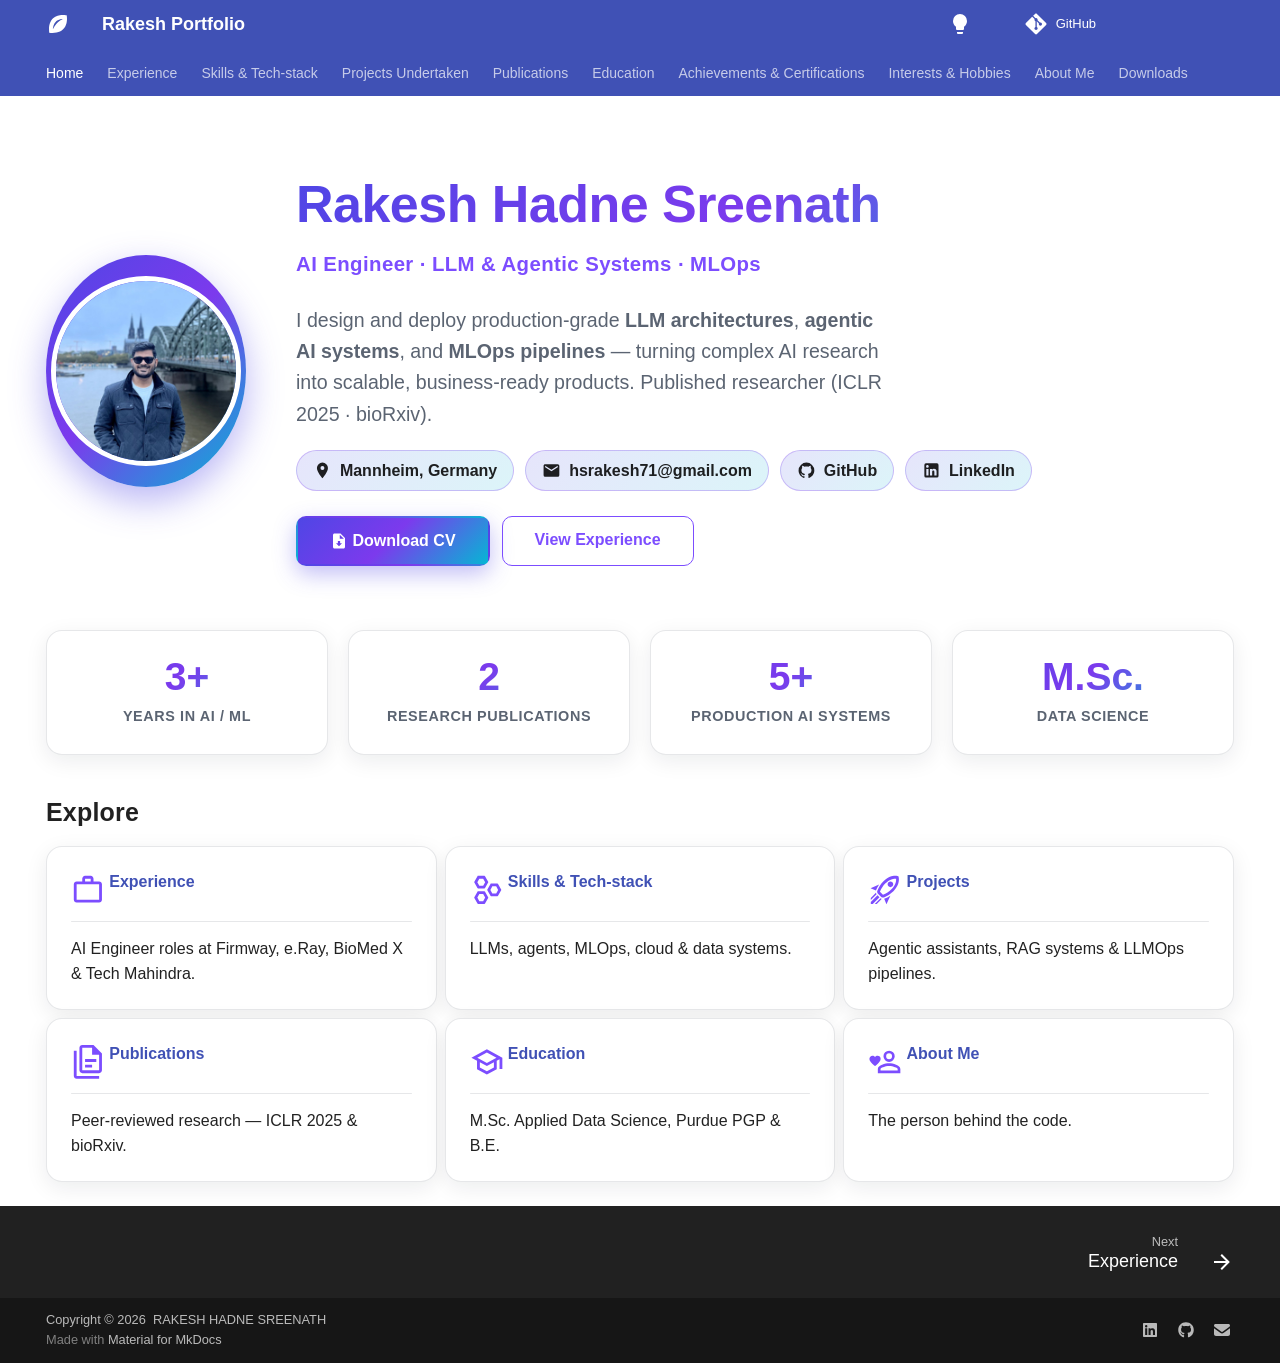
<file: index.html>
<!doctype html>
<html lang="en" class="no-js">
  <head>
    
      <meta charset="utf-8">
      <meta name="viewport" content="width=device-width,initial-scale=1">
      
        <meta name="description" content="Rakesh Hadne Sreenath — AI Engineer | LLM & Agentic Systems | MLOps">
      
      
        <meta name="author" content="Rakesh Hadne Sreenath">
      
      
      
      
        <link rel="next" href="experience/">
      
      
        
      
      
      <link rel="icon" href="images/favicon.png">
      <meta name="generator" content="mkdocs-1.6.1, mkdocs-material-9.7.6">
    
    
      
        <title>Rakesh Portfolio</title>
      
    
    
      <link rel="stylesheet" href="assets/stylesheets/main.484c7ddc.min.css">
      
        
        <link rel="stylesheet" href="assets/stylesheets/palette.ab4e12ef.min.css">
      
      


    
    
      
    
    
      
        
        
        <link rel="preconnect" href="https://fonts.gstatic.com" crossorigin>
        <link rel="stylesheet" href="https://fonts.googleapis.com/css?family=Google+Sans:300,300i,400,400i,700,700i%7CRoboto+Mono:400,400i,700,700i&display=fallback">
        <style>:root{--md-text-font:"Google Sans";--md-code-font:"Roboto Mono"}</style>
      
    
    
      <link rel="stylesheet" href="stylesheets/extra.css">
    
    <script>__md_scope=new URL(".",location),__md_hash=e=>[...e].reduce(((e,_)=>(e<<5)-e+_.charCodeAt(0)),0),__md_get=(e,_=localStorage,t=__md_scope)=>JSON.parse(_.getItem(t.pathname+"."+e)),__md_set=(e,_,t=localStorage,a=__md_scope)=>{try{t.setItem(a.pathname+"."+e,JSON.stringify(_))}catch(e){}}</script>
    
      

    
    
  </head>
  
  
    
    
      
    
    
    
    
    <body dir="ltr" data-md-color-scheme="default" data-md-color-primary="indigo" data-md-color-accent="deep-purple">
  
    
    <input class="md-toggle" data-md-toggle="drawer" type="checkbox" id="__drawer" autocomplete="off">
    <input class="md-toggle" data-md-toggle="search" type="checkbox" id="__search" autocomplete="off">
    <label class="md-overlay" for="__drawer"></label>
    <div data-md-component="skip">
      
        
        <a href="#rakesh-hadne-sreenath" class="md-skip">
          Skip to content
        </a>
      
    </div>
    <div data-md-component="announce">
      
    </div>
    
    
      

<header class="md-header" data-md-component="header">
  <nav class="md-header__inner md-grid" aria-label="Header">
    <a href="." title="Rakesh Portfolio" class="md-header__button md-logo" aria-label="Rakesh Portfolio" data-md-component="logo">
      
  
  <svg xmlns="http://www.w3.org/2000/svg" viewBox="0 0 24 24"><path d="M20.7 3.3S19.3 3 17.2 3c-5.5 0-15.6 2.1-14 17.8 1.1.1 2.2.2 3.2.2C24.3 21 20.7 3.3 20.7 3.3M7 17S7 7 17 7c0 0-6 2-10 10"/></svg>

    </a>
    <label class="md-header__button md-icon" for="__drawer">
      
      <svg xmlns="http://www.w3.org/2000/svg" viewBox="0 0 24 24"><path d="M3 6h18v2H3zm0 5h18v2H3zm0 5h18v2H3z"/></svg>
    </label>
    <div class="md-header__title" data-md-component="header-title">
      <div class="md-header__ellipsis">
        <div class="md-header__topic">
          <span class="md-ellipsis">
            Rakesh Portfolio
          </span>
        </div>
        <div class="md-header__topic" data-md-component="header-topic">
          <span class="md-ellipsis">
            
              Home
            
          </span>
        </div>
      </div>
    </div>
    
      
        <form class="md-header__option" data-md-component="palette">
  
    
    
    
    <input class="md-option" data-md-color-media="(prefers-color-scheme: light)" data-md-color-scheme="default" data-md-color-primary="indigo" data-md-color-accent="deep-purple"  aria-label="Switch to dark mode"  type="radio" name="__palette" id="__palette_0">
    
      <label class="md-header__button md-icon" title="Switch to dark mode" for="__palette_1" hidden>
        <svg xmlns="http://www.w3.org/2000/svg" viewBox="0 0 24 24"><path d="M12 2a7 7 0 0 0-7 7c0 2.38 1.19 4.47 3 5.74V17a1 1 0 0 0 1 1h6a1 1 0 0 0 1-1v-2.26c1.81-1.27 3-3.36 3-5.74a7 7 0 0 0-7-7M9 21a1 1 0 0 0 1 1h4a1 1 0 0 0 1-1v-1H9z"/></svg>
      </label>
    
  
    
    
    
    <input class="md-option" data-md-color-media="(prefers-color-scheme: dark)" data-md-color-scheme="slate" data-md-color-primary="indigo" data-md-color-accent="deep-purple"  aria-label="Switch to light mode"  type="radio" name="__palette" id="__palette_1">
    
      <label class="md-header__button md-icon" title="Switch to light mode" for="__palette_0" hidden>
        <svg xmlns="http://www.w3.org/2000/svg" viewBox="0 0 24 24"><path d="M12 2a7 7 0 0 1 7 7c0 2.38-1.19 4.47-3 5.74V17a1 1 0 0 1-1 1H9a1 1 0 0 1-1-1v-2.26C6.19 13.47 5 11.38 5 9a7 7 0 0 1 7-7M9 21v-1h6v1a1 1 0 0 1-1 1h-4a1 1 0 0 1-1-1m3-17a5 5 0 0 0-5 5c0 2.05 1.23 3.81 3 4.58V16h4v-2.42c1.77-.77 3-2.53 3-4.58a5 5 0 0 0-5-5"/></svg>
      </label>
    
  
</form>
      
    
    
      <script>var palette=__md_get("__palette");if(palette&&palette.color){if("(prefers-color-scheme)"===palette.color.media){var media=matchMedia("(prefers-color-scheme: light)"),input=document.querySelector(media.matches?"[data-md-color-media='(prefers-color-scheme: light)']":"[data-md-color-media='(prefers-color-scheme: dark)']");palette.color.media=input.getAttribute("data-md-color-media"),palette.color.scheme=input.getAttribute("data-md-color-scheme"),palette.color.primary=input.getAttribute("data-md-color-primary"),palette.color.accent=input.getAttribute("data-md-color-accent")}for(var[key,value]of Object.entries(palette.color))document.body.setAttribute("data-md-color-"+key,value)}</script>
    
    
    
    
      <div class="md-header__source">
        <a href="https://github.com/Rakesh-Seenu/resume_mkdocs" title="Go to repository" class="md-source" data-md-component="source">
  <div class="md-source__icon md-icon">
    
    <svg xmlns="http://www.w3.org/2000/svg" viewBox="0 0 448 512"><!--! Font Awesome Free 7.1.0 by @fontawesome - https://fontawesome.com License - https://fontawesome.com/license/free (Icons: CC BY 4.0, Fonts: SIL OFL 1.1, Code: MIT License) Copyright 2025 Fonticons, Inc.--><path d="M439.6 236.1 244 40.5c-5.4-5.5-12.8-8.5-20.4-8.5s-15 3-20.4 8.4L162.5 81l51.5 51.5c27.1-9.1 52.7 16.8 43.4 43.7l49.7 49.7c34.2-11.8 61.2 31 35.5 56.7-26.5 26.5-70.2-2.9-56-37.3L240.3 199v121.9c25.3 12.5 22.3 41.8 9.1 55-6.4 6.4-15.2 10.1-24.3 10.1s-17.8-3.6-24.3-10.1c-17.6-17.6-11.1-46.9 11.2-56v-123c-20.8-8.5-24.6-30.7-18.6-45L142.6 101 8.5 235.1C3 240.6 0 247.9 0 255.5s3 15 8.5 20.4l195.6 195.7c5.4 5.4 12.7 8.4 20.4 8.4s15-3 20.4-8.4l194.7-194.7c5.4-5.4 8.4-12.8 8.4-20.4s-3-15-8.4-20.4"/></svg>
  </div>
  <div class="md-source__repository">
    GitHub
  </div>
</a>
      </div>
    
  </nav>
  
</header>
    
    <div class="md-container" data-md-component="container">
      
      
        
          
            
<nav class="md-tabs" aria-label="Tabs" data-md-component="tabs">
  <div class="md-grid">
    <ul class="md-tabs__list">
      
        
  
  
  
    
  
  
    <li class="md-tabs__item md-tabs__item--active">
      <a href="." class="md-tabs__link">
        
  
  
    
  
  Home

      </a>
    </li>
  

      
        
  
  
  
  
    <li class="md-tabs__item">
      <a href="experience/" class="md-tabs__link">
        
  
  
    
  
  Experience

      </a>
    </li>
  

      
        
  
  
  
  
    <li class="md-tabs__item">
      <a href="skills/" class="md-tabs__link">
        
  
  
    
  
  Skills & Tech-stack

      </a>
    </li>
  

      
        
  
  
  
  
    <li class="md-tabs__item">
      <a href="projects/" class="md-tabs__link">
        
  
  
    
  
  Projects Undertaken

      </a>
    </li>
  

      
        
  
  
  
  
    <li class="md-tabs__item">
      <a href="publications/" class="md-tabs__link">
        
  
  
    
  
  Publications

      </a>
    </li>
  

      
        
  
  
  
  
    <li class="md-tabs__item">
      <a href="education/" class="md-tabs__link">
        
  
  
    
  
  Education

      </a>
    </li>
  

      
        
  
  
  
  
    <li class="md-tabs__item">
      <a href="recognition/" class="md-tabs__link">
        
  
  
    
  
  Achievements & Certifications

      </a>
    </li>
  

      
        
  
  
  
  
    <li class="md-tabs__item">
      <a href="interests/" class="md-tabs__link">
        
  
  
    
  
  Interests & Hobbies

      </a>
    </li>
  

      
        
  
  
  
  
    <li class="md-tabs__item">
      <a href="about/" class="md-tabs__link">
        
  
  
    
  
  About Me

      </a>
    </li>
  

      
        
  
  
  
  
    <li class="md-tabs__item">
      <a href="download/" class="md-tabs__link">
        
  
  
    
  
  Downloads

      </a>
    </li>
  

      
    </ul>
  </div>
</nav>
          
        
      
      <main class="md-main" data-md-component="main">
        <div class="md-main__inner md-grid">
          
            
              
                
              
              <div class="md-sidebar md-sidebar--primary" data-md-component="sidebar" data-md-type="navigation" hidden>
                <div class="md-sidebar__scrollwrap">
                  <div class="md-sidebar__inner">
                    


  


  

<nav class="md-nav md-nav--primary md-nav--lifted md-nav--integrated" aria-label="Navigation" data-md-level="0">
  <label class="md-nav__title" for="__drawer">
    <a href="." title="Rakesh Portfolio" class="md-nav__button md-logo" aria-label="Rakesh Portfolio" data-md-component="logo">
      
  
  <svg xmlns="http://www.w3.org/2000/svg" viewBox="0 0 24 24"><path d="M20.7 3.3S19.3 3 17.2 3c-5.5 0-15.6 2.1-14 17.8 1.1.1 2.2.2 3.2.2C24.3 21 20.7 3.3 20.7 3.3M7 17S7 7 17 7c0 0-6 2-10 10"/></svg>

    </a>
    Rakesh Portfolio
  </label>
  
    <div class="md-nav__source">
      <a href="https://github.com/Rakesh-Seenu/resume_mkdocs" title="Go to repository" class="md-source" data-md-component="source">
  <div class="md-source__icon md-icon">
    
    <svg xmlns="http://www.w3.org/2000/svg" viewBox="0 0 448 512"><!--! Font Awesome Free 7.1.0 by @fontawesome - https://fontawesome.com License - https://fontawesome.com/license/free (Icons: CC BY 4.0, Fonts: SIL OFL 1.1, Code: MIT License) Copyright 2025 Fonticons, Inc.--><path d="M439.6 236.1 244 40.5c-5.4-5.5-12.8-8.5-20.4-8.5s-15 3-20.4 8.4L162.5 81l51.5 51.5c27.1-9.1 52.7 16.8 43.4 43.7l49.7 49.7c34.2-11.8 61.2 31 35.5 56.7-26.5 26.5-70.2-2.9-56-37.3L240.3 199v121.9c25.3 12.5 22.3 41.8 9.1 55-6.4 6.4-15.2 10.1-24.3 10.1s-17.8-3.6-24.3-10.1c-17.6-17.6-11.1-46.9 11.2-56v-123c-20.8-8.5-24.6-30.7-18.6-45L142.6 101 8.5 235.1C3 240.6 0 247.9 0 255.5s3 15 8.5 20.4l195.6 195.7c5.4 5.4 12.7 8.4 20.4 8.4s15-3 20.4-8.4l194.7-194.7c5.4-5.4 8.4-12.8 8.4-20.4s-3-15-8.4-20.4"/></svg>
  </div>
  <div class="md-source__repository">
    GitHub
  </div>
</a>
    </div>
  
  <ul class="md-nav__list" data-md-scrollfix>
    
      
      
  
  
    
  
  
  
    <li class="md-nav__item md-nav__item--active">
      
      <input class="md-nav__toggle md-toggle" type="checkbox" id="__toc">
      
      
        
      
      
        <label class="md-nav__link md-nav__link--active" for="__toc">
          
  
  
  <span class="md-ellipsis">
    
  
    Home
  

    
  </span>
  
  

          <span class="md-nav__icon md-icon"></span>
        </label>
      
      <a href="." class="md-nav__link md-nav__link--active">
        
  
  
  <span class="md-ellipsis">
    
  
    Home
  

    
  </span>
  
  

      </a>
      
        

<nav class="md-nav md-nav--secondary" aria-label="Table of contents">
  
  
  
    
  
  
    <label class="md-nav__title" for="__toc">
      <span class="md-nav__icon md-icon"></span>
      Table of contents
    </label>
    <ul class="md-nav__list" data-md-component="toc" data-md-scrollfix>
      
        <li class="md-nav__item">
  <a href="#explore" class="md-nav__link">
    <span class="md-ellipsis">
      
        Explore
      
    </span>
  </a>
  
</li>
      
    </ul>
  
</nav>
      
    </li>
  

    
      
      
  
  
  
  
    <li class="md-nav__item">
      <a href="experience/" class="md-nav__link">
        
  
  
  <span class="md-ellipsis">
    
  
    Experience
  

    
  </span>
  
  

      </a>
    </li>
  

    
      
      
  
  
  
  
    <li class="md-nav__item">
      <a href="skills/" class="md-nav__link">
        
  
  
  <span class="md-ellipsis">
    
  
    Skills & Tech-stack
  

    
  </span>
  
  

      </a>
    </li>
  

    
      
      
  
  
  
  
    <li class="md-nav__item">
      <a href="projects/" class="md-nav__link">
        
  
  
  <span class="md-ellipsis">
    
  
    Projects Undertaken
  

    
  </span>
  
  

      </a>
    </li>
  

    
      
      
  
  
  
  
    <li class="md-nav__item">
      <a href="publications/" class="md-nav__link">
        
  
  
  <span class="md-ellipsis">
    
  
    Publications
  

    
  </span>
  
  

      </a>
    </li>
  

    
      
      
  
  
  
  
    <li class="md-nav__item">
      <a href="education/" class="md-nav__link">
        
  
  
  <span class="md-ellipsis">
    
  
    Education
  

    
  </span>
  
  

      </a>
    </li>
  

    
      
      
  
  
  
  
    <li class="md-nav__item">
      <a href="recognition/" class="md-nav__link">
        
  
  
  <span class="md-ellipsis">
    
  
    Achievements & Certifications
  

    
  </span>
  
  

      </a>
    </li>
  

    
      
      
  
  
  
  
    <li class="md-nav__item">
      <a href="interests/" class="md-nav__link">
        
  
  
  <span class="md-ellipsis">
    
  
    Interests & Hobbies
  

    
  </span>
  
  

      </a>
    </li>
  

    
      
      
  
  
  
  
    <li class="md-nav__item">
      <a href="about/" class="md-nav__link">
        
  
  
  <span class="md-ellipsis">
    
  
    About Me
  

    
  </span>
  
  

      </a>
    </li>
  

    
      
      
  
  
  
  
    <li class="md-nav__item">
      <a href="download/" class="md-nav__link">
        
  
  
  <span class="md-ellipsis">
    
  
    Downloads
  

    
  </span>
  
  

      </a>
    </li>
  

    
  </ul>
</nav>
                  </div>
                </div>
              </div>
            
            
          
          
            <div class="md-content" data-md-component="content">
              
              <article class="md-content__inner md-typeset">
                
                  
  



  
  


<div class="hero">
<div class="hero-avatar">
<p><img alt="Rakesh Hadne Sreenath" src="images/1728931483840.jpg" /></p>
</div>
<div class="hero-body">
<h1 id="rakesh-hadne-sreenath">Rakesh Hadne Sreenath</h1>
<p><span class="hero-role">AI Engineer · LLM &amp; Agentic Systems · MLOps</span></p>
<p class="hero-tagline">I design and deploy production-grade <strong>LLM architectures</strong>, <strong>agentic AI systems</strong>, and <strong>MLOps pipelines</strong> — turning complex AI research into scalable, business-ready products. Published researcher (ICLR 2025 · bioRxiv).</p>
<div class="chips">
<p><a class="chip" href="https://maps.google.com/?q=Mannheim%2C+Germany"><span class="twemoji"><svg xmlns="http://www.w3.org/2000/svg" viewBox="0 0 24 24"><path d="M12 11.5A2.5 2.5 0 0 1 9.5 9 2.5 2.5 0 0 1 12 6.5 2.5 2.5 0 0 1 14.5 9a2.5 2.5 0 0 1-2.5 2.5M12 2a7 7 0 0 0-7 7c0 5.25 7 13 7 13s7-7.75 7-13a7 7 0 0 0-7-7"/></svg></span> Mannheim, Germany</a> <a class="chip" href="mailto:hsrakesh71@gmail.com"><span class="twemoji"><svg xmlns="http://www.w3.org/2000/svg" viewBox="0 0 24 24"><path d="m20 8-8 5-8-5V6l8 5 8-5m0-2H4c-1.11 0-2 .89-2 2v12a2 2 0 0 0 2 2h16a2 2 0 0 0 2-2V6a2 2 0 0 0-2-2"/></svg></span> hsrakesh71@gmail.com</a> <a class="chip" href="https://github.com/Rakesh-Seenu"><span class="twemoji"><svg xmlns="http://www.w3.org/2000/svg" viewBox="0 0 24 24"><path d="M12 2A10 10 0 0 0 2 12c0 4.42 2.87 8.17 6.84 9.5.5.08.66-.23.66-.5v-1.69c-2.77.6-3.36-1.34-3.36-1.34-.46-1.16-1.11-1.47-1.11-1.47-.91-.62.07-.6.07-.6 1 .07 1.53 1.03 1.53 1.03.87 1.52 2.34 1.07 2.91.83.09-.65.35-1.09.63-1.34-2.22-.25-4.55-1.11-4.55-4.92 0-1.11.38-2 1.03-2.71-.1-.25-.45-1.29.1-2.64 0 0 .84-.27 2.75 1.02.79-.22 1.65-.33 2.5-.33s1.71.11 2.5.33c1.91-1.29 2.75-1.02 2.75-1.02.55 1.35.2 2.39.1 2.64.65.71 1.03 1.6 1.03 2.71 0 3.82-2.34 4.66-4.57 4.91.36.31.69.92.69 1.85V21c0 .27.16.59.67.5C19.14 20.16 22 16.42 22 12A10 10 0 0 0 12 2"/></svg></span> GitHub</a> <a class="chip" href="https://www.linkedin.com/in/rakesh-hs"><span class="twemoji"><svg xmlns="http://www.w3.org/2000/svg" viewBox="0 0 24 24"><path d="M19 3a2 2 0 0 1 2 2v14a2 2 0 0 1-2 2H5a2 2 0 0 1-2-2V5a2 2 0 0 1 2-2zm-.5 15.5v-5.3a3.26 3.26 0 0 0-3.26-3.26c-.85 0-1.84.52-2.32 1.3v-1.11h-2.79v8.37h2.79v-4.93c0-.77.62-1.4 1.39-1.4a1.4 1.4 0 0 1 1.4 1.4v4.93zM6.88 8.56a1.68 1.68 0 0 0 1.68-1.68c0-.93-.75-1.69-1.68-1.69a1.69 1.69 0 0 0-1.69 1.69c0 .93.76 1.68 1.69 1.68m1.39 9.94v-8.37H5.5v8.37z"/></svg></span> LinkedIn</a></p>
</div>
<div class="cta">
<p><a class="md-button md-button--primary" href="Rakesh_Hadne_Sreenath_CV.pdf"><span class="twemoji"><svg xmlns="http://www.w3.org/2000/svg" viewBox="0 0 24 24"><path d="M14 2H6c-1.11 0-2 .89-2 2v16c0 1.11.89 2 2 2h12c1.11 0 2-.89 2-2V8zm-2 17-4-4h2.5v-3h3v3H16zm1-10V3.5L18.5 9z"/></svg></span> Download CV</a>
<a class="md-button" href="experience/">View Experience</a></p>
</div>
</div>
</div>
<div class="stats">
  <div class="stat"><span class="num">3+</span><span class="label">Years in AI / ML</span></div>
  <div class="stat"><span class="num">2</span><span class="label">Research Publications</span></div>
  <div class="stat"><span class="num">5+</span><span class="label">Production AI Systems</span></div>
  <div class="stat"><span class="num">M.Sc.</span><span class="label">Data Science</span></div>
</div>

<h2 id="explore">Explore</h2>
<div class="grid cards">
<ul>
<li>
<p><span class="twemoji"><svg xmlns="http://www.w3.org/2000/svg" viewBox="0 0 24 24"><path d="M20 6c.58 0 1.05.2 1.42.59.38.41.58.86.58 1.41v11c0 .55-.2 1-.58 1.41-.37.39-.84.59-1.42.59H4c-.58 0-1.05-.2-1.42-.59C2.2 20 2 19.55 2 19V8c0-.55.2-1 .58-1.41C2.95 6.2 3.42 6 4 6h4V4c0-.58.2-1.05.58-1.42C8.95 2.2 9.42 2 10 2h4c.58 0 1.05.2 1.42.58.38.37.58.84.58 1.42v2zM4 8v11h16V8zm10-2V4h-4v2z"/></svg></span> <strong><a href="experience/">Experience</a></strong></p>
<hr />
<p>AI Engineer roles at Firmway, e.Ray, BioMed X &amp; Tech Mahindra.</p>
</li>
<li>
<p><span class="twemoji"><svg xmlns="http://www.w3.org/2000/svg" viewBox="0 0 24 24"><path d="m9.37 4 1.41 2.5L9.37 9H6.63l-1.4-2.5L6.63 4zm.88-2h-4.5c-.19 0-.36.11-.44.26L3.09 6.22 3 6.5l.09.28 2.22 3.96c.08.15.25.26.44.26h4.5c.19 0 .36-.11.44-.26l2.22-3.96.09-.28-.09-.28-2.22-3.96a.5.5 0 0 0-.44-.26m8.37 7.5L20 12l-1.38 2.5h-2.74L14.5 12l1.38-2.5zm.88-2H15c-.19 0-.36.11-.44.26l-2.22 3.96-.09.28.09.28 2.22 3.96c.08.15.25.26.44.26h4.5c.19 0 .36-.11.44-.26l2.22-3.96.09-.28-.09-.28-2.22-3.96a.5.5 0 0 0-.44-.26M9.37 15l1.41 2.5L9.37 20H6.63l-1.4-2.5 1.4-2.5zm.88-2h-4.5c-.19 0-.36.11-.44.26l-2.22 3.96-.09.28.09.28 2.22 3.96c.08.15.25.26.44.26h4.5c.19 0 .36-.11.44-.26l2.22-3.96.09-.28-.09-.28-2.22-3.96a.5.5 0 0 0-.44-.26"/></svg></span> <strong><a href="skills/">Skills &amp; Tech-stack</a></strong></p>
<hr />
<p>LLMs, agents, MLOps, cloud &amp; data systems.</p>
</li>
<li>
<p><span class="twemoji"><svg xmlns="http://www.w3.org/2000/svg" viewBox="0 0 24 24"><path d="m13.13 22.19-1.63-3.83c1.57-.58 3.04-1.36 4.4-2.27zM5.64 12.5l-3.83-1.63 6.1-2.77C7 9.46 6.22 10.93 5.64 12.5M19.22 4c.28 0 .53 0 .74.05.17 1.39-.02 4.25-3.3 7.53-1.7 1.71-3.73 3.02-6.01 3.89l-2.15-2.1c.92-2.31 2.23-4.34 3.92-6.03C15.18 4.58 17.64 4 19.22 4m0-2c-1.98 0-4.98.69-8.22 3.93-2.19 2.19-3.5 4.6-4.35 6.71-.28.75-.09 1.57.46 2.13l2.13 2.12c.38.38.89.61 1.42.61.23 0 .47-.06.7-.15A19.1 19.1 0 0 0 18.07 13c5.66-5.66 3.54-10.61 3.54-10.61S20.7 2 19.22 2m-4.68 7.46c-.78-.78-.78-2.05 0-2.83s2.05-.78 2.83 0c.77.78.78 2.05 0 2.83s-2.05.78-2.83 0m-5.66 7.07-1.41-1.41zM6.24 22l3.64-3.64c-.34-.09-.67-.24-.97-.45L4.83 22zM2 22h1.41l4.77-4.76-1.42-1.41L2 20.59zm0-2.83 4.09-4.08c-.21-.3-.36-.62-.45-.97L2 17.76z"/></svg></span> <strong><a href="projects/">Projects</a></strong></p>
<hr />
<p>Agentic assistants, RAG systems &amp; LLMOps pipelines.</p>
</li>
<li>
<p><span class="twemoji"><svg xmlns="http://www.w3.org/2000/svg" viewBox="0 0 24 24"><path d="M16 0H8C6.9 0 6 .9 6 2v16c0 1.1.9 2 2 2h12c1.1 0 2-.9 2-2V6zm4 18H8V2h7v5h5zM4 4v18h16v2H4c-1.1 0-2-.9-2-2V4zm6 6v2h8v-2zm0 4v2h5v-2z"/></svg></span> <strong><a href="publications/">Publications</a></strong></p>
<hr />
<p>Peer-reviewed research — ICLR 2025 &amp; bioRxiv.</p>
</li>
<li>
<p><span class="twemoji"><svg xmlns="http://www.w3.org/2000/svg" viewBox="0 0 24 24"><path d="M12 3 1 9l4 2.18v6L12 21l7-3.82v-6l2-1.09V17h2V9zm6.82 6L12 12.72 5.18 9 12 5.28zM17 16l-5 2.72L7 16v-3.73L12 15l5-2.73z"/></svg></span> <strong><a href="education/">Education</a></strong></p>
<hr />
<p>M.Sc. Applied Data Science, Purdue PGP &amp; B.E.</p>
</li>
<li>
<p><span class="twemoji"><svg xmlns="http://www.w3.org/2000/svg" viewBox="0 0 24 24"><path d="m5 15-.6-.5C2.4 12.6 1 11.4 1 9.9c0-1.2 1-2.2 2.2-2.2.7 0 1.4.3 1.8.8.4-.5 1.1-.8 1.8-.8C8 7.7 9 8.6 9 9.9c0 1.5-1.4 2.7-3.4 4.6zM15 4a4 4 0 0 0-4 4 4 4 0 0 0 4 4 4 4 0 0 0 4-4 4 4 0 0 0-4-4m0 6.1A2.1 2.1 0 0 1 12.9 8 2.1 2.1 0 0 1 15 5.9a2.1 2.1 0 1 1 0 4.2m0 2.9c-2.67 0-8 1.33-8 4v3h16v-3c0-2.67-5.33-4-8-4m6.1 5.1H8.9V17c0-.64 3.1-2.1 6.1-2.1 2.97 0 6.1 1.46 6.1 2.1z"/></svg></span> <strong><a href="about/">About Me</a></strong></p>
<hr />
<p>The person behind the code.</p>
</li>
</ul>
</div>







  
  




  



                
              </article>
            </div>
          
          
  <script>var tabs=__md_get("__tabs");if(Array.isArray(tabs))e:for(var set of document.querySelectorAll(".tabbed-set")){var labels=set.querySelector(".tabbed-labels");for(var tab of tabs)for(var label of labels.getElementsByTagName("label"))if(label.innerText.trim()===tab){var input=document.getElementById(label.htmlFor);input.checked=!0;continue e}}</script>

<script>var target=document.getElementById(location.hash.slice(1));target&&target.name&&(target.checked=target.name.startsWith("__tabbed_"))</script>
        </div>
        
          <button type="button" class="md-top md-icon" data-md-component="top" hidden>
  
  <svg xmlns="http://www.w3.org/2000/svg" viewBox="0 0 24 24"><path d="M13 20h-2V8l-5.5 5.5-1.42-1.42L12 4.16l7.92 7.92-1.42 1.42L13 8z"/></svg>
  Back to top
</button>
        
      </main>
      
        <footer class="md-footer">
  
    
      
        
      
      <nav class="md-footer__inner md-grid" aria-label="Footer" >
        
        
          
          <a href="experience/" class="md-footer__link md-footer__link--next" aria-label="Next: Experience">
            <div class="md-footer__title">
              <span class="md-footer__direction">
                Next
              </span>
              <div class="md-ellipsis">
                Experience
              </div>
            </div>
            <div class="md-footer__button md-icon">
              
              <svg xmlns="http://www.w3.org/2000/svg" viewBox="0 0 24 24"><path d="M4 11v2h12l-5.5 5.5 1.42 1.42L19.84 12l-7.92-7.92L10.5 5.5 16 11z"/></svg>
            </div>
          </a>
        
      </nav>
    
  
  <div class="md-footer-meta md-typeset">
    <div class="md-footer-meta__inner md-grid">
      <div class="md-copyright">
  
    <div class="md-copyright__highlight">
      Copyright &copy; 2026 &nbsp;RAKESH HADNE SREENATH
    </div>
  
  
    Made with
    <a href="https://squidfunk.github.io/mkdocs-material/" target="_blank" rel="noopener">
      Material for MkDocs
    </a>
  
</div>
      
        
<div class="md-social">
  
    
    
    
    
    <a href="https://www.linkedin.com/in/rakesh-hs" target="_blank" rel="noopener" title="LinkedIn" class="md-social__link">
      <svg xmlns="http://www.w3.org/2000/svg" viewBox="0 0 448 512"><!--! Font Awesome Free 7.1.0 by @fontawesome - https://fontawesome.com License - https://fontawesome.com/license/free (Icons: CC BY 4.0, Fonts: SIL OFL 1.1, Code: MIT License) Copyright 2025 Fonticons, Inc.--><path d="M416 32H31.9C14.3 32 0 46.5 0 64.3v383.4C0 465.5 14.3 480 31.9 480H416c17.6 0 32-14.5 32-32.3V64.3c0-17.8-14.4-32.3-32-32.3M135.4 416H69V202.2h66.5V416zM102.2 96a38.5 38.5 0 1 1 0 77 38.5 38.5 0 1 1 0-77m282.1 320h-66.4V312c0-24.8-.5-56.7-34.5-56.7-34.6 0-39.9 27-39.9 54.9V416h-66.4V202.2h63.7v29.2h.9c8.9-16.8 30.6-34.5 62.9-34.5 67.2 0 79.7 44.3 79.7 101.9z"/></svg>
    </a>
  
    
    
    
    
    <a href="https://github.com/Rakesh-Seenu" target="_blank" rel="noopener" title="GitHub" class="md-social__link">
      <svg xmlns="http://www.w3.org/2000/svg" viewBox="0 0 512 512"><!--! Font Awesome Free 7.1.0 by @fontawesome - https://fontawesome.com License - https://fontawesome.com/license/free (Icons: CC BY 4.0, Fonts: SIL OFL 1.1, Code: MIT License) Copyright 2025 Fonticons, Inc.--><path d="M173.9 397.4c0 2-2.3 3.6-5.2 3.6-3.3.3-5.6-1.3-5.6-3.6 0-2 2.3-3.6 5.2-3.6 3-.3 5.6 1.3 5.6 3.6m-31.1-4.5c-.7 2 1.3 4.3 4.3 4.9 2.6 1 5.6 0 6.2-2s-1.3-4.3-4.3-5.2c-2.6-.7-5.5.3-6.2 2.3m44.2-1.7c-2.9.7-4.9 2.6-4.6 4.9.3 2 2.9 3.3 5.9 2.6 2.9-.7 4.9-2.6 4.6-4.6-.3-1.9-3-3.2-5.9-2.9M252.8 8C114.1 8 8 113.3 8 252c0 110.9 69.8 205.8 169.5 239.2 12.8 2.3 17.3-5.6 17.3-12.1 0-6.2-.3-40.4-.3-61.4 0 0-70 15-84.7-29.8 0 0-11.4-29.1-27.8-36.6 0 0-22.9-15.7 1.6-15.4 0 0 24.9 2 38.6 25.8 21.9 38.6 58.6 27.5 72.9 20.9 2.3-16 8.8-27.1 16-33.7-55.9-6.2-112.3-14.3-112.3-110.5 0-27.5 7.6-41.3 23.6-58.9-2.6-6.5-11.1-33.3 2.6-67.9 20.9-6.5 69 27 69 27 20-5.6 41.5-8.5 62.8-8.5s42.8 2.9 62.8 8.5c0 0 48.1-33.6 69-27 13.7 34.7 5.2 61.4 2.6 67.9 16 17.7 25.8 31.5 25.8 58.9 0 96.5-58.9 104.2-114.8 110.5 9.2 7.9 17 22.9 17 46.4 0 33.7-.3 75.4-.3 83.6 0 6.5 4.6 14.4 17.3 12.1C436.2 457.8 504 362.9 504 252 504 113.3 391.5 8 252.8 8M105.2 352.9c-1.3 1-1 3.3.7 5.2 1.6 1.6 3.9 2.3 5.2 1 1.3-1 1-3.3-.7-5.2-1.6-1.6-3.9-2.3-5.2-1m-10.8-8.1c-.7 1.3.3 2.9 2.3 3.9 1.6 1 3.6.7 4.3-.7.7-1.3-.3-2.9-2.3-3.9-2-.6-3.6-.3-4.3.7m32.4 35.6c-1.6 1.3-1 4.3 1.3 6.2 2.3 2.3 5.2 2.6 6.5 1 1.3-1.3.7-4.3-1.3-6.2-2.2-2.3-5.2-2.6-6.5-1m-11.4-14.7c-1.6 1-1.6 3.6 0 5.9s4.3 3.3 5.6 2.3c1.6-1.3 1.6-3.9 0-6.2-1.4-2.3-4-3.3-5.6-2"/></svg>
    </a>
  
    
    
    
    
    <a href="mailto:hsrakesh71@gmail.com" target="_blank" rel="noopener" title="Email" class="md-social__link">
      <svg xmlns="http://www.w3.org/2000/svg" viewBox="0 0 512 512"><!--! Font Awesome Free 7.1.0 by @fontawesome - https://fontawesome.com License - https://fontawesome.com/license/free (Icons: CC BY 4.0, Fonts: SIL OFL 1.1, Code: MIT License) Copyright 2025 Fonticons, Inc.--><path d="M48 64C21.5 64 0 85.5 0 112c0 15.1 7.1 29.3 19.2 38.4l208 156a48 48 0 0 0 57.6 0l208-156c12.1-9.1 19.2-23.3 19.2-38.4 0-26.5-21.5-48-48-48zM0 196v188c0 35.3 28.7 64 64 64h384c35.3 0 64-28.7 64-64V196L313.6 344.8c-34.1 25.6-81.1 25.6-115.2 0z"/></svg>
    </a>
  
</div>
      
    </div>
  </div>
</footer>
      
    </div>
    <div class="md-dialog" data-md-component="dialog">
      <div class="md-dialog__inner md-typeset"></div>
    </div>
    
    
    
      
      
      <script id="__config" type="application/json">{"annotate": null, "base": ".", "features": ["navigation.tracking", "navigation.footer", "navigation.instant", "navigation.tabs", "navigation.sections", "navigation.top", "toc.integrate", "content.tabs.link"], "search": "assets/javascripts/workers/search.2c215733.min.js", "tags": null, "translations": {"clipboard.copied": "Copied to clipboard", "clipboard.copy": "Copy to clipboard", "search.result.more.one": "1 more on this page", "search.result.more.other": "# more on this page", "search.result.none": "No matching documents", "search.result.one": "1 matching document", "search.result.other": "# matching documents", "search.result.placeholder": "Type to start searching", "search.result.term.missing": "Missing", "select.version": "Select version"}, "version": null}</script>
    
    
      <script src="assets/javascripts/bundle.79ae519e.min.js"></script>
      
    
  </body>
</html>
</file>
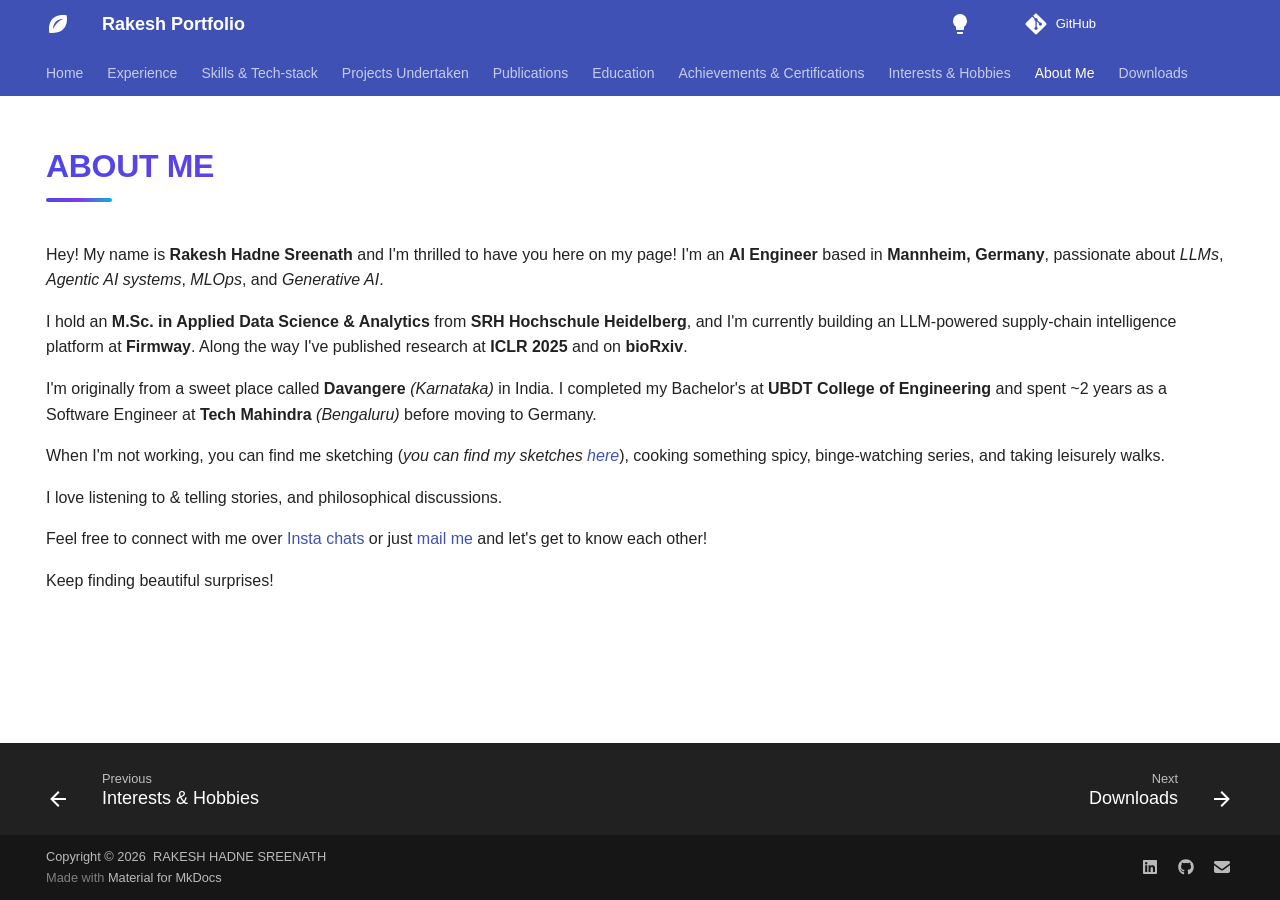
<file: about/index.html>
<!doctype html>
<html lang="en" class="no-js">
  <head>
    
      <meta charset="utf-8">
      <meta name="viewport" content="width=device-width,initial-scale=1">
      
        <meta name="description" content="Rakesh Hadne Sreenath — AI Engineer | LLM & Agentic Systems | MLOps">
      
      
        <meta name="author" content="Rakesh Hadne Sreenath">
      
      
      
        <link rel="prev" href="../interests/">
      
      
        <link rel="next" href="../download/">
      
      
        
      
      
      <link rel="icon" href="../images/favicon.png">
      <meta name="generator" content="mkdocs-1.6.1, mkdocs-material-9.7.6">
    
    
      
        <title>About Me - Rakesh Portfolio</title>
      
    
    
      <link rel="stylesheet" href="../assets/stylesheets/main.484c7ddc.min.css">
      
        
        <link rel="stylesheet" href="../assets/stylesheets/palette.ab4e12ef.min.css">
      
      


    
    
      
    
    
      
        
        
        <link rel="preconnect" href="https://fonts.gstatic.com" crossorigin>
        <link rel="stylesheet" href="https://fonts.googleapis.com/css?family=Google+Sans:300,300i,400,400i,700,700i%7CRoboto+Mono:400,400i,700,700i&display=fallback">
        <style>:root{--md-text-font:"Google Sans";--md-code-font:"Roboto Mono"}</style>
      
    
    
      <link rel="stylesheet" href="../stylesheets/extra.css">
    
    <script>__md_scope=new URL("..",location),__md_hash=e=>[...e].reduce(((e,_)=>(e<<5)-e+_.charCodeAt(0)),0),__md_get=(e,_=localStorage,t=__md_scope)=>JSON.parse(_.getItem(t.pathname+"."+e)),__md_set=(e,_,t=localStorage,a=__md_scope)=>{try{t.setItem(a.pathname+"."+e,JSON.stringify(_))}catch(e){}}</script>
    
      

    
    
  </head>
  
  
    
    
      
    
    
    
    
    <body dir="ltr" data-md-color-scheme="default" data-md-color-primary="indigo" data-md-color-accent="deep-purple">
  
    
    <input class="md-toggle" data-md-toggle="drawer" type="checkbox" id="__drawer" autocomplete="off">
    <input class="md-toggle" data-md-toggle="search" type="checkbox" id="__search" autocomplete="off">
    <label class="md-overlay" for="__drawer"></label>
    <div data-md-component="skip">
      
        
        <a href="#about-me" class="md-skip">
          Skip to content
        </a>
      
    </div>
    <div data-md-component="announce">
      
    </div>
    
    
      

<header class="md-header" data-md-component="header">
  <nav class="md-header__inner md-grid" aria-label="Header">
    <a href=".." title="Rakesh Portfolio" class="md-header__button md-logo" aria-label="Rakesh Portfolio" data-md-component="logo">
      
  
  <svg xmlns="http://www.w3.org/2000/svg" viewBox="0 0 24 24"><path d="M20.7 3.3S19.3 3 17.2 3c-5.5 0-15.6 2.1-14 17.8 1.1.1 2.2.2 3.2.2C24.3 21 20.7 3.3 20.7 3.3M7 17S7 7 17 7c0 0-6 2-10 10"/></svg>

    </a>
    <label class="md-header__button md-icon" for="__drawer">
      
      <svg xmlns="http://www.w3.org/2000/svg" viewBox="0 0 24 24"><path d="M3 6h18v2H3zm0 5h18v2H3zm0 5h18v2H3z"/></svg>
    </label>
    <div class="md-header__title" data-md-component="header-title">
      <div class="md-header__ellipsis">
        <div class="md-header__topic">
          <span class="md-ellipsis">
            Rakesh Portfolio
          </span>
        </div>
        <div class="md-header__topic" data-md-component="header-topic">
          <span class="md-ellipsis">
            
              About Me
            
          </span>
        </div>
      </div>
    </div>
    
      
        <form class="md-header__option" data-md-component="palette">
  
    
    
    
    <input class="md-option" data-md-color-media="(prefers-color-scheme: light)" data-md-color-scheme="default" data-md-color-primary="indigo" data-md-color-accent="deep-purple"  aria-label="Switch to dark mode"  type="radio" name="__palette" id="__palette_0">
    
      <label class="md-header__button md-icon" title="Switch to dark mode" for="__palette_1" hidden>
        <svg xmlns="http://www.w3.org/2000/svg" viewBox="0 0 24 24"><path d="M12 2a7 7 0 0 0-7 7c0 2.38 1.19 4.47 3 5.74V17a1 1 0 0 0 1 1h6a1 1 0 0 0 1-1v-2.26c1.81-1.27 3-3.36 3-5.74a7 7 0 0 0-7-7M9 21a1 1 0 0 0 1 1h4a1 1 0 0 0 1-1v-1H9z"/></svg>
      </label>
    
  
    
    
    
    <input class="md-option" data-md-color-media="(prefers-color-scheme: dark)" data-md-color-scheme="slate" data-md-color-primary="indigo" data-md-color-accent="deep-purple"  aria-label="Switch to light mode"  type="radio" name="__palette" id="__palette_1">
    
      <label class="md-header__button md-icon" title="Switch to light mode" for="__palette_0" hidden>
        <svg xmlns="http://www.w3.org/2000/svg" viewBox="0 0 24 24"><path d="M12 2a7 7 0 0 1 7 7c0 2.38-1.19 4.47-3 5.74V17a1 1 0 0 1-1 1H9a1 1 0 0 1-1-1v-2.26C6.19 13.47 5 11.38 5 9a7 7 0 0 1 7-7M9 21v-1h6v1a1 1 0 0 1-1 1h-4a1 1 0 0 1-1-1m3-17a5 5 0 0 0-5 5c0 2.05 1.23 3.81 3 4.58V16h4v-2.42c1.77-.77 3-2.53 3-4.58a5 5 0 0 0-5-5"/></svg>
      </label>
    
  
</form>
      
    
    
      <script>var palette=__md_get("__palette");if(palette&&palette.color){if("(prefers-color-scheme)"===palette.color.media){var media=matchMedia("(prefers-color-scheme: light)"),input=document.querySelector(media.matches?"[data-md-color-media='(prefers-color-scheme: light)']":"[data-md-color-media='(prefers-color-scheme: dark)']");palette.color.media=input.getAttribute("data-md-color-media"),palette.color.scheme=input.getAttribute("data-md-color-scheme"),palette.color.primary=input.getAttribute("data-md-color-primary"),palette.color.accent=input.getAttribute("data-md-color-accent")}for(var[key,value]of Object.entries(palette.color))document.body.setAttribute("data-md-color-"+key,value)}</script>
    
    
    
    
      <div class="md-header__source">
        <a href="https://github.com/Rakesh-Seenu/resume_mkdocs" title="Go to repository" class="md-source" data-md-component="source">
  <div class="md-source__icon md-icon">
    
    <svg xmlns="http://www.w3.org/2000/svg" viewBox="0 0 448 512"><!--! Font Awesome Free 7.1.0 by @fontawesome - https://fontawesome.com License - https://fontawesome.com/license/free (Icons: CC BY 4.0, Fonts: SIL OFL 1.1, Code: MIT License) Copyright 2025 Fonticons, Inc.--><path d="M439.6 236.1 244 40.5c-5.4-5.5-12.8-8.5-20.4-8.5s-15 3-20.4 8.4L162.5 81l51.5 51.5c27.1-9.1 52.7 16.8 43.4 43.7l49.7 49.7c34.2-11.8 61.2 31 35.5 56.7-26.5 26.5-70.2-2.9-56-37.3L240.3 199v121.9c25.3 12.5 22.3 41.8 9.1 55-6.4 6.4-15.2 10.1-24.3 10.1s-17.8-3.6-24.3-10.1c-17.6-17.6-11.1-46.9 11.2-56v-123c-20.8-8.5-24.6-30.7-18.6-45L142.6 101 8.5 235.1C3 240.6 0 247.9 0 255.5s3 15 8.5 20.4l195.6 195.7c5.4 5.4 12.7 8.4 20.4 8.4s15-3 20.4-8.4l194.7-194.7c5.4-5.4 8.4-12.8 8.4-20.4s-3-15-8.4-20.4"/></svg>
  </div>
  <div class="md-source__repository">
    GitHub
  </div>
</a>
      </div>
    
  </nav>
  
</header>
    
    <div class="md-container" data-md-component="container">
      
      
        
          
            
<nav class="md-tabs" aria-label="Tabs" data-md-component="tabs">
  <div class="md-grid">
    <ul class="md-tabs__list">
      
        
  
  
  
  
    <li class="md-tabs__item">
      <a href=".." class="md-tabs__link">
        
  
  
    
  
  Home

      </a>
    </li>
  

      
        
  
  
  
  
    <li class="md-tabs__item">
      <a href="../experience/" class="md-tabs__link">
        
  
  
    
  
  Experience

      </a>
    </li>
  

      
        
  
  
  
  
    <li class="md-tabs__item">
      <a href="../skills/" class="md-tabs__link">
        
  
  
    
  
  Skills & Tech-stack

      </a>
    </li>
  

      
        
  
  
  
  
    <li class="md-tabs__item">
      <a href="../projects/" class="md-tabs__link">
        
  
  
    
  
  Projects Undertaken

      </a>
    </li>
  

      
        
  
  
  
  
    <li class="md-tabs__item">
      <a href="../publications/" class="md-tabs__link">
        
  
  
    
  
  Publications

      </a>
    </li>
  

      
        
  
  
  
  
    <li class="md-tabs__item">
      <a href="../education/" class="md-tabs__link">
        
  
  
    
  
  Education

      </a>
    </li>
  

      
        
  
  
  
  
    <li class="md-tabs__item">
      <a href="../recognition/" class="md-tabs__link">
        
  
  
    
  
  Achievements & Certifications

      </a>
    </li>
  

      
        
  
  
  
  
    <li class="md-tabs__item">
      <a href="../interests/" class="md-tabs__link">
        
  
  
    
  
  Interests & Hobbies

      </a>
    </li>
  

      
        
  
  
  
    
  
  
    <li class="md-tabs__item md-tabs__item--active">
      <a href="./" class="md-tabs__link">
        
  
  
    
  
  About Me

      </a>
    </li>
  

      
        
  
  
  
  
    <li class="md-tabs__item">
      <a href="../download/" class="md-tabs__link">
        
  
  
    
  
  Downloads

      </a>
    </li>
  

      
    </ul>
  </div>
</nav>
          
        
      
      <main class="md-main" data-md-component="main">
        <div class="md-main__inner md-grid">
          
            
              
                
              
              <div class="md-sidebar md-sidebar--primary" data-md-component="sidebar" data-md-type="navigation" hidden>
                <div class="md-sidebar__scrollwrap">
                  <div class="md-sidebar__inner">
                    


  


  

<nav class="md-nav md-nav--primary md-nav--lifted md-nav--integrated" aria-label="Navigation" data-md-level="0">
  <label class="md-nav__title" for="__drawer">
    <a href=".." title="Rakesh Portfolio" class="md-nav__button md-logo" aria-label="Rakesh Portfolio" data-md-component="logo">
      
  
  <svg xmlns="http://www.w3.org/2000/svg" viewBox="0 0 24 24"><path d="M20.7 3.3S19.3 3 17.2 3c-5.5 0-15.6 2.1-14 17.8 1.1.1 2.2.2 3.2.2C24.3 21 20.7 3.3 20.7 3.3M7 17S7 7 17 7c0 0-6 2-10 10"/></svg>

    </a>
    Rakesh Portfolio
  </label>
  
    <div class="md-nav__source">
      <a href="https://github.com/Rakesh-Seenu/resume_mkdocs" title="Go to repository" class="md-source" data-md-component="source">
  <div class="md-source__icon md-icon">
    
    <svg xmlns="http://www.w3.org/2000/svg" viewBox="0 0 448 512"><!--! Font Awesome Free 7.1.0 by @fontawesome - https://fontawesome.com License - https://fontawesome.com/license/free (Icons: CC BY 4.0, Fonts: SIL OFL 1.1, Code: MIT License) Copyright 2025 Fonticons, Inc.--><path d="M439.6 236.1 244 40.5c-5.4-5.5-12.8-8.5-20.4-8.5s-15 3-20.4 8.4L162.5 81l51.5 51.5c27.1-9.1 52.7 16.8 43.4 43.7l49.7 49.7c34.2-11.8 61.2 31 35.5 56.7-26.5 26.5-70.2-2.9-56-37.3L240.3 199v121.9c25.3 12.5 22.3 41.8 9.1 55-6.4 6.4-15.2 10.1-24.3 10.1s-17.8-3.6-24.3-10.1c-17.6-17.6-11.1-46.9 11.2-56v-123c-20.8-8.5-24.6-30.7-18.6-45L142.6 101 8.5 235.1C3 240.6 0 247.9 0 255.5s3 15 8.5 20.4l195.6 195.7c5.4 5.4 12.7 8.4 20.4 8.4s15-3 20.4-8.4l194.7-194.7c5.4-5.4 8.4-12.8 8.4-20.4s-3-15-8.4-20.4"/></svg>
  </div>
  <div class="md-source__repository">
    GitHub
  </div>
</a>
    </div>
  
  <ul class="md-nav__list" data-md-scrollfix>
    
      
      
  
  
  
  
    <li class="md-nav__item">
      <a href=".." class="md-nav__link">
        
  
  
  <span class="md-ellipsis">
    
  
    Home
  

    
  </span>
  
  

      </a>
    </li>
  

    
      
      
  
  
  
  
    <li class="md-nav__item">
      <a href="../experience/" class="md-nav__link">
        
  
  
  <span class="md-ellipsis">
    
  
    Experience
  

    
  </span>
  
  

      </a>
    </li>
  

    
      
      
  
  
  
  
    <li class="md-nav__item">
      <a href="../skills/" class="md-nav__link">
        
  
  
  <span class="md-ellipsis">
    
  
    Skills & Tech-stack
  

    
  </span>
  
  

      </a>
    </li>
  

    
      
      
  
  
  
  
    <li class="md-nav__item">
      <a href="../projects/" class="md-nav__link">
        
  
  
  <span class="md-ellipsis">
    
  
    Projects Undertaken
  

    
  </span>
  
  

      </a>
    </li>
  

    
      
      
  
  
  
  
    <li class="md-nav__item">
      <a href="../publications/" class="md-nav__link">
        
  
  
  <span class="md-ellipsis">
    
  
    Publications
  

    
  </span>
  
  

      </a>
    </li>
  

    
      
      
  
  
  
  
    <li class="md-nav__item">
      <a href="../education/" class="md-nav__link">
        
  
  
  <span class="md-ellipsis">
    
  
    Education
  

    
  </span>
  
  

      </a>
    </li>
  

    
      
      
  
  
  
  
    <li class="md-nav__item">
      <a href="../recognition/" class="md-nav__link">
        
  
  
  <span class="md-ellipsis">
    
  
    Achievements & Certifications
  

    
  </span>
  
  

      </a>
    </li>
  

    
      
      
  
  
  
  
    <li class="md-nav__item">
      <a href="../interests/" class="md-nav__link">
        
  
  
  <span class="md-ellipsis">
    
  
    Interests & Hobbies
  

    
  </span>
  
  

      </a>
    </li>
  

    
      
      
  
  
    
  
  
  
    <li class="md-nav__item md-nav__item--active">
      
      <input class="md-nav__toggle md-toggle" type="checkbox" id="__toc">
      
      
        
      
      
      <a href="./" class="md-nav__link md-nav__link--active">
        
  
  
  <span class="md-ellipsis">
    
  
    About Me
  

    
  </span>
  
  

      </a>
      
    </li>
  

    
      
      
  
  
  
  
    <li class="md-nav__item">
      <a href="../download/" class="md-nav__link">
        
  
  
  <span class="md-ellipsis">
    
  
    Downloads
  

    
  </span>
  
  

      </a>
    </li>
  

    
  </ul>
</nav>
                  </div>
                </div>
              </div>
            
            
          
          
            <div class="md-content" data-md-component="content">
              
              <article class="md-content__inner md-typeset">
                
                  
  



  
  


<h1 id="about-me">ABOUT ME</h1>
<p>Hey! My name is <strong>Rakesh Hadne Sreenath</strong> and I'm thrilled to have you here on my page! I'm an <strong>AI Engineer</strong> based in <strong>Mannheim, Germany</strong>, passionate about <em>LLMs</em>, <em>Agentic AI systems</em>, <em>MLOps</em>, and <em>Generative AI</em>.</p>
<p>I hold an <strong>M.Sc. in Applied Data Science &amp; Analytics</strong> from <strong>SRH Hochschule Heidelberg</strong>, and I'm currently building an LLM-powered supply-chain intelligence platform at <strong>Firmway</strong>. Along the way I've published research at <strong>ICLR 2025</strong> and on <strong>bioRxiv</strong>.</p>
<p>I'm originally from a sweet place called <strong>Davangere</strong> <em>(Karnataka)</em> in India. I completed my Bachelor's at <strong>UBDT College of Engineering</strong> and spent ~2 years as a Software Engineer at <strong>Tech Mahindra</strong> <em>(Bengaluru)</em> before moving to Germany.</p>
<p>When I'm not working, you can find me sketching (<em>you can find my sketches <a href="https://www.instagram.com/rs_arts___/">here</a></em>), cooking something spicy, binge-watching series, and taking leisurely walks.</p>
<p>I love listening to &amp; telling stories, and philosophical discussions.</p>
<p>Feel free to connect with me over <a href="https://www.instagram.com/rakesh_seenu_/">Insta chats</a> or just <a href="mailto:hsrakesh71@gmail.com">mail me</a> and let's get to know each other!</p>
<p>Keep finding beautiful surprises!</p>







  
  




  



                
              </article>
            </div>
          
          
  <script>var tabs=__md_get("__tabs");if(Array.isArray(tabs))e:for(var set of document.querySelectorAll(".tabbed-set")){var labels=set.querySelector(".tabbed-labels");for(var tab of tabs)for(var label of labels.getElementsByTagName("label"))if(label.innerText.trim()===tab){var input=document.getElementById(label.htmlFor);input.checked=!0;continue e}}</script>

<script>var target=document.getElementById(location.hash.slice(1));target&&target.name&&(target.checked=target.name.startsWith("__tabbed_"))</script>
        </div>
        
          <button type="button" class="md-top md-icon" data-md-component="top" hidden>
  
  <svg xmlns="http://www.w3.org/2000/svg" viewBox="0 0 24 24"><path d="M13 20h-2V8l-5.5 5.5-1.42-1.42L12 4.16l7.92 7.92-1.42 1.42L13 8z"/></svg>
  Back to top
</button>
        
      </main>
      
        <footer class="md-footer">
  
    
      
        
      
      <nav class="md-footer__inner md-grid" aria-label="Footer" >
        
          
          <a href="../interests/" class="md-footer__link md-footer__link--prev" aria-label="Previous: Interests &amp; Hobbies">
            <div class="md-footer__button md-icon">
              
              <svg xmlns="http://www.w3.org/2000/svg" viewBox="0 0 24 24"><path d="M20 11v2H8l5.5 5.5-1.42 1.42L4.16 12l7.92-7.92L13.5 5.5 8 11z"/></svg>
            </div>
            <div class="md-footer__title">
              <span class="md-footer__direction">
                Previous
              </span>
              <div class="md-ellipsis">
                Interests & Hobbies
              </div>
            </div>
          </a>
        
        
          
          <a href="../download/" class="md-footer__link md-footer__link--next" aria-label="Next: Downloads">
            <div class="md-footer__title">
              <span class="md-footer__direction">
                Next
              </span>
              <div class="md-ellipsis">
                Downloads
              </div>
            </div>
            <div class="md-footer__button md-icon">
              
              <svg xmlns="http://www.w3.org/2000/svg" viewBox="0 0 24 24"><path d="M4 11v2h12l-5.5 5.5 1.42 1.42L19.84 12l-7.92-7.92L10.5 5.5 16 11z"/></svg>
            </div>
          </a>
        
      </nav>
    
  
  <div class="md-footer-meta md-typeset">
    <div class="md-footer-meta__inner md-grid">
      <div class="md-copyright">
  
    <div class="md-copyright__highlight">
      Copyright &copy; 2026 &nbsp;RAKESH HADNE SREENATH
    </div>
  
  
    Made with
    <a href="https://squidfunk.github.io/mkdocs-material/" target="_blank" rel="noopener">
      Material for MkDocs
    </a>
  
</div>
      
        
<div class="md-social">
  
    
    
    
    
    <a href="https://www.linkedin.com/in/rakesh-hs" target="_blank" rel="noopener" title="LinkedIn" class="md-social__link">
      <svg xmlns="http://www.w3.org/2000/svg" viewBox="0 0 448 512"><!--! Font Awesome Free 7.1.0 by @fontawesome - https://fontawesome.com License - https://fontawesome.com/license/free (Icons: CC BY 4.0, Fonts: SIL OFL 1.1, Code: MIT License) Copyright 2025 Fonticons, Inc.--><path d="M416 32H31.9C14.3 32 0 46.5 0 64.3v383.4C0 465.5 14.3 480 31.9 480H416c17.6 0 32-14.5 32-32.3V64.3c0-17.8-14.4-32.3-32-32.3M135.4 416H69V202.2h66.5V416zM102.2 96a38.5 38.5 0 1 1 0 77 38.5 38.5 0 1 1 0-77m282.1 320h-66.4V312c0-24.8-.5-56.7-34.5-56.7-34.6 0-39.9 27-39.9 54.9V416h-66.4V202.2h63.7v29.2h.9c8.9-16.8 30.6-34.5 62.9-34.5 67.2 0 79.7 44.3 79.7 101.9z"/></svg>
    </a>
  
    
    
    
    
    <a href="https://github.com/Rakesh-Seenu" target="_blank" rel="noopener" title="GitHub" class="md-social__link">
      <svg xmlns="http://www.w3.org/2000/svg" viewBox="0 0 512 512"><!--! Font Awesome Free 7.1.0 by @fontawesome - https://fontawesome.com License - https://fontawesome.com/license/free (Icons: CC BY 4.0, Fonts: SIL OFL 1.1, Code: MIT License) Copyright 2025 Fonticons, Inc.--><path d="M173.9 397.4c0 2-2.3 3.6-5.2 3.6-3.3.3-5.6-1.3-5.6-3.6 0-2 2.3-3.6 5.2-3.6 3-.3 5.6 1.3 5.6 3.6m-31.1-4.5c-.7 2 1.3 4.3 4.3 4.9 2.6 1 5.6 0 6.2-2s-1.3-4.3-4.3-5.2c-2.6-.7-5.5.3-6.2 2.3m44.2-1.7c-2.9.7-4.9 2.6-4.6 4.9.3 2 2.9 3.3 5.9 2.6 2.9-.7 4.9-2.6 4.6-4.6-.3-1.9-3-3.2-5.9-2.9M252.8 8C114.1 8 8 113.3 8 252c0 110.9 69.8 205.8 169.5 239.2 12.8 2.3 17.3-5.6 17.3-12.1 0-6.2-.3-40.4-.3-61.4 0 0-70 15-84.7-29.8 0 0-11.4-29.1-27.8-36.6 0 0-22.9-15.7 1.6-15.4 0 0 24.9 2 38.6 25.8 21.9 38.6 58.6 27.5 72.9 20.9 2.3-16 8.8-27.1 16-33.7-55.9-6.2-112.3-14.3-112.3-110.5 0-27.5 7.6-41.3 23.6-58.9-2.6-6.5-11.1-33.3 2.6-67.9 20.9-6.5 69 27 69 27 20-5.6 41.5-8.5 62.8-8.5s42.8 2.9 62.8 8.5c0 0 48.1-33.6 69-27 13.7 34.7 5.2 61.4 2.6 67.9 16 17.7 25.8 31.5 25.8 58.9 0 96.5-58.9 104.2-114.8 110.5 9.2 7.9 17 22.9 17 46.4 0 33.7-.3 75.4-.3 83.6 0 6.5 4.6 14.4 17.3 12.1C436.2 457.8 504 362.9 504 252 504 113.3 391.5 8 252.8 8M105.2 352.9c-1.3 1-1 3.3.7 5.2 1.6 1.6 3.9 2.3 5.2 1 1.3-1 1-3.3-.7-5.2-1.6-1.6-3.9-2.3-5.2-1m-10.8-8.1c-.7 1.3.3 2.9 2.3 3.9 1.6 1 3.6.7 4.3-.7.7-1.3-.3-2.9-2.3-3.9-2-.6-3.6-.3-4.3.7m32.4 35.6c-1.6 1.3-1 4.3 1.3 6.2 2.3 2.3 5.2 2.6 6.5 1 1.3-1.3.7-4.3-1.3-6.2-2.2-2.3-5.2-2.6-6.5-1m-11.4-14.7c-1.6 1-1.6 3.6 0 5.9s4.3 3.3 5.6 2.3c1.6-1.3 1.6-3.9 0-6.2-1.4-2.3-4-3.3-5.6-2"/></svg>
    </a>
  
    
    
    
    
    <a href="mailto:hsrakesh71@gmail.com" target="_blank" rel="noopener" title="Email" class="md-social__link">
      <svg xmlns="http://www.w3.org/2000/svg" viewBox="0 0 512 512"><!--! Font Awesome Free 7.1.0 by @fontawesome - https://fontawesome.com License - https://fontawesome.com/license/free (Icons: CC BY 4.0, Fonts: SIL OFL 1.1, Code: MIT License) Copyright 2025 Fonticons, Inc.--><path d="M48 64C21.5 64 0 85.5 0 112c0 15.1 7.1 29.3 19.2 38.4l208 156a48 48 0 0 0 57.6 0l208-156c12.1-9.1 19.2-23.3 19.2-38.4 0-26.5-21.5-48-48-48zM0 196v188c0 35.3 28.7 64 64 64h384c35.3 0 64-28.7 64-64V196L313.6 344.8c-34.1 25.6-81.1 25.6-115.2 0z"/></svg>
    </a>
  
</div>
      
    </div>
  </div>
</footer>
      
    </div>
    <div class="md-dialog" data-md-component="dialog">
      <div class="md-dialog__inner md-typeset"></div>
    </div>
    
    
    
      
      
      <script id="__config" type="application/json">{"annotate": null, "base": "..", "features": ["navigation.tracking", "navigation.footer", "navigation.instant", "navigation.tabs", "navigation.sections", "navigation.top", "toc.integrate", "content.tabs.link"], "search": "../assets/javascripts/workers/search.2c215733.min.js", "tags": null, "translations": {"clipboard.copied": "Copied to clipboard", "clipboard.copy": "Copy to clipboard", "search.result.more.one": "1 more on this page", "search.result.more.other": "# more on this page", "search.result.none": "No matching documents", "search.result.one": "1 matching document", "search.result.other": "# matching documents", "search.result.placeholder": "Type to start searching", "search.result.term.missing": "Missing", "select.version": "Select version"}, "version": null}</script>
    
    
      <script src="../assets/javascripts/bundle.79ae519e.min.js"></script>
      
    
  </body>
</html>
</file>
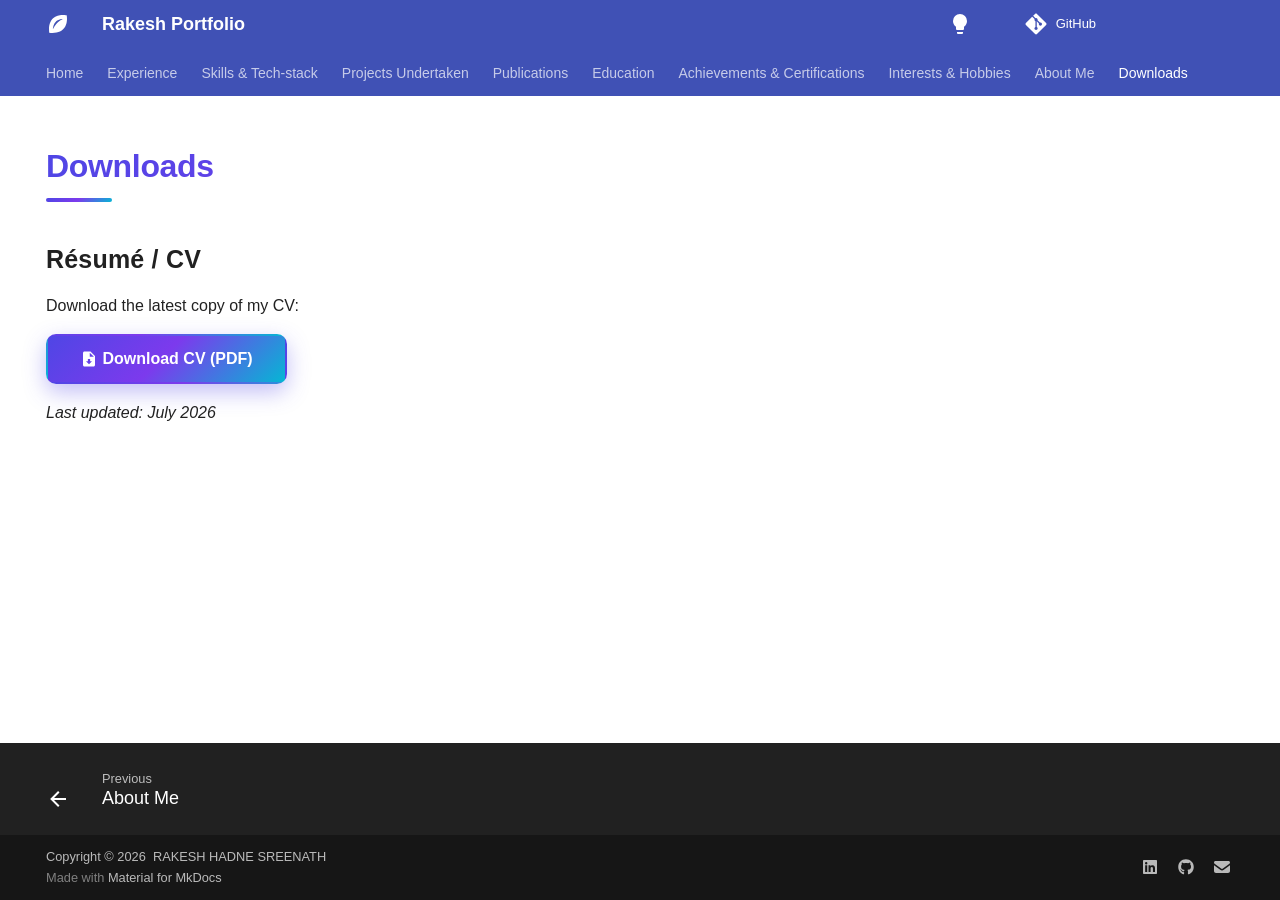
<file: download/index.html>
<!doctype html>
<html lang="en" class="no-js">
  <head>
    
      <meta charset="utf-8">
      <meta name="viewport" content="width=device-width,initial-scale=1">
      
        <meta name="description" content="Rakesh Hadne Sreenath — AI Engineer | LLM & Agentic Systems | MLOps">
      
      
        <meta name="author" content="Rakesh Hadne Sreenath">
      
      
      
        <link rel="prev" href="../about/">
      
      
      
        
      
      
      <link rel="icon" href="../images/favicon.png">
      <meta name="generator" content="mkdocs-1.6.1, mkdocs-material-9.7.6">
    
    
      
        <title>Downloads - Rakesh Portfolio</title>
      
    
    
      <link rel="stylesheet" href="../assets/stylesheets/main.484c7ddc.min.css">
      
        
        <link rel="stylesheet" href="../assets/stylesheets/palette.ab4e12ef.min.css">
      
      


    
    
      
    
    
      
        
        
        <link rel="preconnect" href="https://fonts.gstatic.com" crossorigin>
        <link rel="stylesheet" href="https://fonts.googleapis.com/css?family=Google+Sans:300,300i,400,400i,700,700i%7CRoboto+Mono:400,400i,700,700i&display=fallback">
        <style>:root{--md-text-font:"Google Sans";--md-code-font:"Roboto Mono"}</style>
      
    
    
      <link rel="stylesheet" href="../stylesheets/extra.css">
    
    <script>__md_scope=new URL("..",location),__md_hash=e=>[...e].reduce(((e,_)=>(e<<5)-e+_.charCodeAt(0)),0),__md_get=(e,_=localStorage,t=__md_scope)=>JSON.parse(_.getItem(t.pathname+"."+e)),__md_set=(e,_,t=localStorage,a=__md_scope)=>{try{t.setItem(a.pathname+"."+e,JSON.stringify(_))}catch(e){}}</script>
    
      

    
    
  </head>
  
  
    
    
      
    
    
    
    
    <body dir="ltr" data-md-color-scheme="default" data-md-color-primary="indigo" data-md-color-accent="deep-purple">
  
    
    <input class="md-toggle" data-md-toggle="drawer" type="checkbox" id="__drawer" autocomplete="off">
    <input class="md-toggle" data-md-toggle="search" type="checkbox" id="__search" autocomplete="off">
    <label class="md-overlay" for="__drawer"></label>
    <div data-md-component="skip">
      
        
        <a href="#downloads" class="md-skip">
          Skip to content
        </a>
      
    </div>
    <div data-md-component="announce">
      
    </div>
    
    
      

<header class="md-header" data-md-component="header">
  <nav class="md-header__inner md-grid" aria-label="Header">
    <a href=".." title="Rakesh Portfolio" class="md-header__button md-logo" aria-label="Rakesh Portfolio" data-md-component="logo">
      
  
  <svg xmlns="http://www.w3.org/2000/svg" viewBox="0 0 24 24"><path d="M20.7 3.3S19.3 3 17.2 3c-5.5 0-15.6 2.1-14 17.8 1.1.1 2.2.2 3.2.2C24.3 21 20.7 3.3 20.7 3.3M7 17S7 7 17 7c0 0-6 2-10 10"/></svg>

    </a>
    <label class="md-header__button md-icon" for="__drawer">
      
      <svg xmlns="http://www.w3.org/2000/svg" viewBox="0 0 24 24"><path d="M3 6h18v2H3zm0 5h18v2H3zm0 5h18v2H3z"/></svg>
    </label>
    <div class="md-header__title" data-md-component="header-title">
      <div class="md-header__ellipsis">
        <div class="md-header__topic">
          <span class="md-ellipsis">
            Rakesh Portfolio
          </span>
        </div>
        <div class="md-header__topic" data-md-component="header-topic">
          <span class="md-ellipsis">
            
              Downloads
            
          </span>
        </div>
      </div>
    </div>
    
      
        <form class="md-header__option" data-md-component="palette">
  
    
    
    
    <input class="md-option" data-md-color-media="(prefers-color-scheme: light)" data-md-color-scheme="default" data-md-color-primary="indigo" data-md-color-accent="deep-purple"  aria-label="Switch to dark mode"  type="radio" name="__palette" id="__palette_0">
    
      <label class="md-header__button md-icon" title="Switch to dark mode" for="__palette_1" hidden>
        <svg xmlns="http://www.w3.org/2000/svg" viewBox="0 0 24 24"><path d="M12 2a7 7 0 0 0-7 7c0 2.38 1.19 4.47 3 5.74V17a1 1 0 0 0 1 1h6a1 1 0 0 0 1-1v-2.26c1.81-1.27 3-3.36 3-5.74a7 7 0 0 0-7-7M9 21a1 1 0 0 0 1 1h4a1 1 0 0 0 1-1v-1H9z"/></svg>
      </label>
    
  
    
    
    
    <input class="md-option" data-md-color-media="(prefers-color-scheme: dark)" data-md-color-scheme="slate" data-md-color-primary="indigo" data-md-color-accent="deep-purple"  aria-label="Switch to light mode"  type="radio" name="__palette" id="__palette_1">
    
      <label class="md-header__button md-icon" title="Switch to light mode" for="__palette_0" hidden>
        <svg xmlns="http://www.w3.org/2000/svg" viewBox="0 0 24 24"><path d="M12 2a7 7 0 0 1 7 7c0 2.38-1.19 4.47-3 5.74V17a1 1 0 0 1-1 1H9a1 1 0 0 1-1-1v-2.26C6.19 13.47 5 11.38 5 9a7 7 0 0 1 7-7M9 21v-1h6v1a1 1 0 0 1-1 1h-4a1 1 0 0 1-1-1m3-17a5 5 0 0 0-5 5c0 2.05 1.23 3.81 3 4.58V16h4v-2.42c1.77-.77 3-2.53 3-4.58a5 5 0 0 0-5-5"/></svg>
      </label>
    
  
</form>
      
    
    
      <script>var palette=__md_get("__palette");if(palette&&palette.color){if("(prefers-color-scheme)"===palette.color.media){var media=matchMedia("(prefers-color-scheme: light)"),input=document.querySelector(media.matches?"[data-md-color-media='(prefers-color-scheme: light)']":"[data-md-color-media='(prefers-color-scheme: dark)']");palette.color.media=input.getAttribute("data-md-color-media"),palette.color.scheme=input.getAttribute("data-md-color-scheme"),palette.color.primary=input.getAttribute("data-md-color-primary"),palette.color.accent=input.getAttribute("data-md-color-accent")}for(var[key,value]of Object.entries(palette.color))document.body.setAttribute("data-md-color-"+key,value)}</script>
    
    
    
    
      <div class="md-header__source">
        <a href="https://github.com/Rakesh-Seenu/resume_mkdocs" title="Go to repository" class="md-source" data-md-component="source">
  <div class="md-source__icon md-icon">
    
    <svg xmlns="http://www.w3.org/2000/svg" viewBox="0 0 448 512"><!--! Font Awesome Free 7.1.0 by @fontawesome - https://fontawesome.com License - https://fontawesome.com/license/free (Icons: CC BY 4.0, Fonts: SIL OFL 1.1, Code: MIT License) Copyright 2025 Fonticons, Inc.--><path d="M439.6 236.1 244 40.5c-5.4-5.5-12.8-8.5-20.4-8.5s-15 3-20.4 8.4L162.5 81l51.5 51.5c27.1-9.1 52.7 16.8 43.4 43.7l49.7 49.7c34.2-11.8 61.2 31 35.5 56.7-26.5 26.5-70.2-2.9-56-37.3L240.3 199v121.9c25.3 12.5 22.3 41.8 9.1 55-6.4 6.4-15.2 10.1-24.3 10.1s-17.8-3.6-24.3-10.1c-17.6-17.6-11.1-46.9 11.2-56v-123c-20.8-8.5-24.6-30.7-18.6-45L142.6 101 8.5 235.1C3 240.6 0 247.9 0 255.5s3 15 8.5 20.4l195.6 195.7c5.4 5.4 12.7 8.4 20.4 8.4s15-3 20.4-8.4l194.7-194.7c5.4-5.4 8.4-12.8 8.4-20.4s-3-15-8.4-20.4"/></svg>
  </div>
  <div class="md-source__repository">
    GitHub
  </div>
</a>
      </div>
    
  </nav>
  
</header>
    
    <div class="md-container" data-md-component="container">
      
      
        
          
            
<nav class="md-tabs" aria-label="Tabs" data-md-component="tabs">
  <div class="md-grid">
    <ul class="md-tabs__list">
      
        
  
  
  
  
    <li class="md-tabs__item">
      <a href=".." class="md-tabs__link">
        
  
  
    
  
  Home

      </a>
    </li>
  

      
        
  
  
  
  
    <li class="md-tabs__item">
      <a href="../experience/" class="md-tabs__link">
        
  
  
    
  
  Experience

      </a>
    </li>
  

      
        
  
  
  
  
    <li class="md-tabs__item">
      <a href="../skills/" class="md-tabs__link">
        
  
  
    
  
  Skills & Tech-stack

      </a>
    </li>
  

      
        
  
  
  
  
    <li class="md-tabs__item">
      <a href="../projects/" class="md-tabs__link">
        
  
  
    
  
  Projects Undertaken

      </a>
    </li>
  

      
        
  
  
  
  
    <li class="md-tabs__item">
      <a href="../publications/" class="md-tabs__link">
        
  
  
    
  
  Publications

      </a>
    </li>
  

      
        
  
  
  
  
    <li class="md-tabs__item">
      <a href="../education/" class="md-tabs__link">
        
  
  
    
  
  Education

      </a>
    </li>
  

      
        
  
  
  
  
    <li class="md-tabs__item">
      <a href="../recognition/" class="md-tabs__link">
        
  
  
    
  
  Achievements & Certifications

      </a>
    </li>
  

      
        
  
  
  
  
    <li class="md-tabs__item">
      <a href="../interests/" class="md-tabs__link">
        
  
  
    
  
  Interests & Hobbies

      </a>
    </li>
  

      
        
  
  
  
  
    <li class="md-tabs__item">
      <a href="../about/" class="md-tabs__link">
        
  
  
    
  
  About Me

      </a>
    </li>
  

      
        
  
  
  
    
  
  
    <li class="md-tabs__item md-tabs__item--active">
      <a href="./" class="md-tabs__link">
        
  
  
    
  
  Downloads

      </a>
    </li>
  

      
    </ul>
  </div>
</nav>
          
        
      
      <main class="md-main" data-md-component="main">
        <div class="md-main__inner md-grid">
          
            
              
                
              
              <div class="md-sidebar md-sidebar--primary" data-md-component="sidebar" data-md-type="navigation" hidden>
                <div class="md-sidebar__scrollwrap">
                  <div class="md-sidebar__inner">
                    


  


  

<nav class="md-nav md-nav--primary md-nav--lifted md-nav--integrated" aria-label="Navigation" data-md-level="0">
  <label class="md-nav__title" for="__drawer">
    <a href=".." title="Rakesh Portfolio" class="md-nav__button md-logo" aria-label="Rakesh Portfolio" data-md-component="logo">
      
  
  <svg xmlns="http://www.w3.org/2000/svg" viewBox="0 0 24 24"><path d="M20.7 3.3S19.3 3 17.2 3c-5.5 0-15.6 2.1-14 17.8 1.1.1 2.2.2 3.2.2C24.3 21 20.7 3.3 20.7 3.3M7 17S7 7 17 7c0 0-6 2-10 10"/></svg>

    </a>
    Rakesh Portfolio
  </label>
  
    <div class="md-nav__source">
      <a href="https://github.com/Rakesh-Seenu/resume_mkdocs" title="Go to repository" class="md-source" data-md-component="source">
  <div class="md-source__icon md-icon">
    
    <svg xmlns="http://www.w3.org/2000/svg" viewBox="0 0 448 512"><!--! Font Awesome Free 7.1.0 by @fontawesome - https://fontawesome.com License - https://fontawesome.com/license/free (Icons: CC BY 4.0, Fonts: SIL OFL 1.1, Code: MIT License) Copyright 2025 Fonticons, Inc.--><path d="M439.6 236.1 244 40.5c-5.4-5.5-12.8-8.5-20.4-8.5s-15 3-20.4 8.4L162.5 81l51.5 51.5c27.1-9.1 52.7 16.8 43.4 43.7l49.7 49.7c34.2-11.8 61.2 31 35.5 56.7-26.5 26.5-70.2-2.9-56-37.3L240.3 199v121.9c25.3 12.5 22.3 41.8 9.1 55-6.4 6.4-15.2 10.1-24.3 10.1s-17.8-3.6-24.3-10.1c-17.6-17.6-11.1-46.9 11.2-56v-123c-20.8-8.5-24.6-30.7-18.6-45L142.6 101 8.5 235.1C3 240.6 0 247.9 0 255.5s3 15 8.5 20.4l195.6 195.7c5.4 5.4 12.7 8.4 20.4 8.4s15-3 20.4-8.4l194.7-194.7c5.4-5.4 8.4-12.8 8.4-20.4s-3-15-8.4-20.4"/></svg>
  </div>
  <div class="md-source__repository">
    GitHub
  </div>
</a>
    </div>
  
  <ul class="md-nav__list" data-md-scrollfix>
    
      
      
  
  
  
  
    <li class="md-nav__item">
      <a href=".." class="md-nav__link">
        
  
  
  <span class="md-ellipsis">
    
  
    Home
  

    
  </span>
  
  

      </a>
    </li>
  

    
      
      
  
  
  
  
    <li class="md-nav__item">
      <a href="../experience/" class="md-nav__link">
        
  
  
  <span class="md-ellipsis">
    
  
    Experience
  

    
  </span>
  
  

      </a>
    </li>
  

    
      
      
  
  
  
  
    <li class="md-nav__item">
      <a href="../skills/" class="md-nav__link">
        
  
  
  <span class="md-ellipsis">
    
  
    Skills & Tech-stack
  

    
  </span>
  
  

      </a>
    </li>
  

    
      
      
  
  
  
  
    <li class="md-nav__item">
      <a href="../projects/" class="md-nav__link">
        
  
  
  <span class="md-ellipsis">
    
  
    Projects Undertaken
  

    
  </span>
  
  

      </a>
    </li>
  

    
      
      
  
  
  
  
    <li class="md-nav__item">
      <a href="../publications/" class="md-nav__link">
        
  
  
  <span class="md-ellipsis">
    
  
    Publications
  

    
  </span>
  
  

      </a>
    </li>
  

    
      
      
  
  
  
  
    <li class="md-nav__item">
      <a href="../education/" class="md-nav__link">
        
  
  
  <span class="md-ellipsis">
    
  
    Education
  

    
  </span>
  
  

      </a>
    </li>
  

    
      
      
  
  
  
  
    <li class="md-nav__item">
      <a href="../recognition/" class="md-nav__link">
        
  
  
  <span class="md-ellipsis">
    
  
    Achievements & Certifications
  

    
  </span>
  
  

      </a>
    </li>
  

    
      
      
  
  
  
  
    <li class="md-nav__item">
      <a href="../interests/" class="md-nav__link">
        
  
  
  <span class="md-ellipsis">
    
  
    Interests & Hobbies
  

    
  </span>
  
  

      </a>
    </li>
  

    
      
      
  
  
  
  
    <li class="md-nav__item">
      <a href="../about/" class="md-nav__link">
        
  
  
  <span class="md-ellipsis">
    
  
    About Me
  

    
  </span>
  
  

      </a>
    </li>
  

    
      
      
  
  
    
  
  
  
    <li class="md-nav__item md-nav__item--active">
      
      <input class="md-nav__toggle md-toggle" type="checkbox" id="__toc">
      
      
        
      
      
        <label class="md-nav__link md-nav__link--active" for="__toc">
          
  
  
  <span class="md-ellipsis">
    
  
    Downloads
  

    
  </span>
  
  

          <span class="md-nav__icon md-icon"></span>
        </label>
      
      <a href="./" class="md-nav__link md-nav__link--active">
        
  
  
  <span class="md-ellipsis">
    
  
    Downloads
  

    
  </span>
  
  

      </a>
      
        

<nav class="md-nav md-nav--secondary" aria-label="Table of contents">
  
  
  
    
  
  
    <label class="md-nav__title" for="__toc">
      <span class="md-nav__icon md-icon"></span>
      Table of contents
    </label>
    <ul class="md-nav__list" data-md-component="toc" data-md-scrollfix>
      
        <li class="md-nav__item">
  <a href="#resume-cv" class="md-nav__link">
    <span class="md-ellipsis">
      
        Résumé / CV
      
    </span>
  </a>
  
</li>
      
    </ul>
  
</nav>
      
    </li>
  

    
  </ul>
</nav>
                  </div>
                </div>
              </div>
            
            
          
          
            <div class="md-content" data-md-component="content">
              
              <article class="md-content__inner md-typeset">
                
                  
  



  
  


<h1 id="downloads">Downloads</h1>
<h2 id="resume-cv">Résumé / CV</h2>
<p>Download the latest copy of my CV:</p>
<p><a class="md-button md-button--primary" href="../Rakesh_Hadne_Sreenath_CV.pdf"><span class="twemoji"><svg xmlns="http://www.w3.org/2000/svg" viewBox="0 0 24 24"><path d="M14 2H6c-1.11 0-2 .89-2 2v16c0 1.11.89 2 2 2h12c1.11 0 2-.89 2-2V8zm-2 17-4-4h2.5v-3h3v3H16zm1-10V3.5L18.5 9z"/></svg></span> Download CV (PDF)</a></p>
<p><em>Last updated: July 2026</em></p>







  
  




  



                
              </article>
            </div>
          
          
  <script>var tabs=__md_get("__tabs");if(Array.isArray(tabs))e:for(var set of document.querySelectorAll(".tabbed-set")){var labels=set.querySelector(".tabbed-labels");for(var tab of tabs)for(var label of labels.getElementsByTagName("label"))if(label.innerText.trim()===tab){var input=document.getElementById(label.htmlFor);input.checked=!0;continue e}}</script>

<script>var target=document.getElementById(location.hash.slice(1));target&&target.name&&(target.checked=target.name.startsWith("__tabbed_"))</script>
        </div>
        
          <button type="button" class="md-top md-icon" data-md-component="top" hidden>
  
  <svg xmlns="http://www.w3.org/2000/svg" viewBox="0 0 24 24"><path d="M13 20h-2V8l-5.5 5.5-1.42-1.42L12 4.16l7.92 7.92-1.42 1.42L13 8z"/></svg>
  Back to top
</button>
        
      </main>
      
        <footer class="md-footer">
  
    
      
        
      
      <nav class="md-footer__inner md-grid" aria-label="Footer" >
        
          
          <a href="../about/" class="md-footer__link md-footer__link--prev" aria-label="Previous: About Me">
            <div class="md-footer__button md-icon">
              
              <svg xmlns="http://www.w3.org/2000/svg" viewBox="0 0 24 24"><path d="M20 11v2H8l5.5 5.5-1.42 1.42L4.16 12l7.92-7.92L13.5 5.5 8 11z"/></svg>
            </div>
            <div class="md-footer__title">
              <span class="md-footer__direction">
                Previous
              </span>
              <div class="md-ellipsis">
                About Me
              </div>
            </div>
          </a>
        
        
      </nav>
    
  
  <div class="md-footer-meta md-typeset">
    <div class="md-footer-meta__inner md-grid">
      <div class="md-copyright">
  
    <div class="md-copyright__highlight">
      Copyright &copy; 2026 &nbsp;RAKESH HADNE SREENATH
    </div>
  
  
    Made with
    <a href="https://squidfunk.github.io/mkdocs-material/" target="_blank" rel="noopener">
      Material for MkDocs
    </a>
  
</div>
      
        
<div class="md-social">
  
    
    
    
    
    <a href="https://www.linkedin.com/in/rakesh-hs" target="_blank" rel="noopener" title="LinkedIn" class="md-social__link">
      <svg xmlns="http://www.w3.org/2000/svg" viewBox="0 0 448 512"><!--! Font Awesome Free 7.1.0 by @fontawesome - https://fontawesome.com License - https://fontawesome.com/license/free (Icons: CC BY 4.0, Fonts: SIL OFL 1.1, Code: MIT License) Copyright 2025 Fonticons, Inc.--><path d="M416 32H31.9C14.3 32 0 46.5 0 64.3v383.4C0 465.5 14.3 480 31.9 480H416c17.6 0 32-14.5 32-32.3V64.3c0-17.8-14.4-32.3-32-32.3M135.4 416H69V202.2h66.5V416zM102.2 96a38.5 38.5 0 1 1 0 77 38.5 38.5 0 1 1 0-77m282.1 320h-66.4V312c0-24.8-.5-56.7-34.5-56.7-34.6 0-39.9 27-39.9 54.9V416h-66.4V202.2h63.7v29.2h.9c8.9-16.8 30.6-34.5 62.9-34.5 67.2 0 79.7 44.3 79.7 101.9z"/></svg>
    </a>
  
    
    
    
    
    <a href="https://github.com/Rakesh-Seenu" target="_blank" rel="noopener" title="GitHub" class="md-social__link">
      <svg xmlns="http://www.w3.org/2000/svg" viewBox="0 0 512 512"><!--! Font Awesome Free 7.1.0 by @fontawesome - https://fontawesome.com License - https://fontawesome.com/license/free (Icons: CC BY 4.0, Fonts: SIL OFL 1.1, Code: MIT License) Copyright 2025 Fonticons, Inc.--><path d="M173.9 397.4c0 2-2.3 3.6-5.2 3.6-3.3.3-5.6-1.3-5.6-3.6 0-2 2.3-3.6 5.2-3.6 3-.3 5.6 1.3 5.6 3.6m-31.1-4.5c-.7 2 1.3 4.3 4.3 4.9 2.6 1 5.6 0 6.2-2s-1.3-4.3-4.3-5.2c-2.6-.7-5.5.3-6.2 2.3m44.2-1.7c-2.9.7-4.9 2.6-4.6 4.9.3 2 2.9 3.3 5.9 2.6 2.9-.7 4.9-2.6 4.6-4.6-.3-1.9-3-3.2-5.9-2.9M252.8 8C114.1 8 8 113.3 8 252c0 110.9 69.8 205.8 169.5 239.2 12.8 2.3 17.3-5.6 17.3-12.1 0-6.2-.3-40.4-.3-61.4 0 0-70 15-84.7-29.8 0 0-11.4-29.1-27.8-36.6 0 0-22.9-15.7 1.6-15.4 0 0 24.9 2 38.6 25.8 21.9 38.6 58.6 27.5 72.9 20.9 2.3-16 8.8-27.1 16-33.7-55.9-6.2-112.3-14.3-112.3-110.5 0-27.5 7.6-41.3 23.6-58.9-2.6-6.5-11.1-33.3 2.6-67.9 20.9-6.5 69 27 69 27 20-5.6 41.5-8.5 62.8-8.5s42.8 2.9 62.8 8.5c0 0 48.1-33.6 69-27 13.7 34.7 5.2 61.4 2.6 67.9 16 17.7 25.8 31.5 25.8 58.9 0 96.5-58.9 104.2-114.8 110.5 9.2 7.9 17 22.9 17 46.4 0 33.7-.3 75.4-.3 83.6 0 6.5 4.6 14.4 17.3 12.1C436.2 457.8 504 362.9 504 252 504 113.3 391.5 8 252.8 8M105.2 352.9c-1.3 1-1 3.3.7 5.2 1.6 1.6 3.9 2.3 5.2 1 1.3-1 1-3.3-.7-5.2-1.6-1.6-3.9-2.3-5.2-1m-10.8-8.1c-.7 1.3.3 2.9 2.3 3.9 1.6 1 3.6.7 4.3-.7.7-1.3-.3-2.9-2.3-3.9-2-.6-3.6-.3-4.3.7m32.4 35.6c-1.6 1.3-1 4.3 1.3 6.2 2.3 2.3 5.2 2.6 6.5 1 1.3-1.3.7-4.3-1.3-6.2-2.2-2.3-5.2-2.6-6.5-1m-11.4-14.7c-1.6 1-1.6 3.6 0 5.9s4.3 3.3 5.6 2.3c1.6-1.3 1.6-3.9 0-6.2-1.4-2.3-4-3.3-5.6-2"/></svg>
    </a>
  
    
    
    
    
    <a href="mailto:hsrakesh71@gmail.com" target="_blank" rel="noopener" title="Email" class="md-social__link">
      <svg xmlns="http://www.w3.org/2000/svg" viewBox="0 0 512 512"><!--! Font Awesome Free 7.1.0 by @fontawesome - https://fontawesome.com License - https://fontawesome.com/license/free (Icons: CC BY 4.0, Fonts: SIL OFL 1.1, Code: MIT License) Copyright 2025 Fonticons, Inc.--><path d="M48 64C21.5 64 0 85.5 0 112c0 15.1 7.1 29.3 19.2 38.4l208 156a48 48 0 0 0 57.6 0l208-156c12.1-9.1 19.2-23.3 19.2-38.4 0-26.5-21.5-48-48-48zM0 196v188c0 35.3 28.7 64 64 64h384c35.3 0 64-28.7 64-64V196L313.6 344.8c-34.1 25.6-81.1 25.6-115.2 0z"/></svg>
    </a>
  
</div>
      
    </div>
  </div>
</footer>
      
    </div>
    <div class="md-dialog" data-md-component="dialog">
      <div class="md-dialog__inner md-typeset"></div>
    </div>
    
    
    
      
      
      <script id="__config" type="application/json">{"annotate": null, "base": "..", "features": ["navigation.tracking", "navigation.footer", "navigation.instant", "navigation.tabs", "navigation.sections", "navigation.top", "toc.integrate", "content.tabs.link"], "search": "../assets/javascripts/workers/search.2c215733.min.js", "tags": null, "translations": {"clipboard.copied": "Copied to clipboard", "clipboard.copy": "Copy to clipboard", "search.result.more.one": "1 more on this page", "search.result.more.other": "# more on this page", "search.result.none": "No matching documents", "search.result.one": "1 matching document", "search.result.other": "# matching documents", "search.result.placeholder": "Type to start searching", "search.result.term.missing": "Missing", "select.version": "Select version"}, "version": null}</script>
    
    
      <script src="../assets/javascripts/bundle.79ae519e.min.js"></script>
      
    
  </body>
</html>
</file>
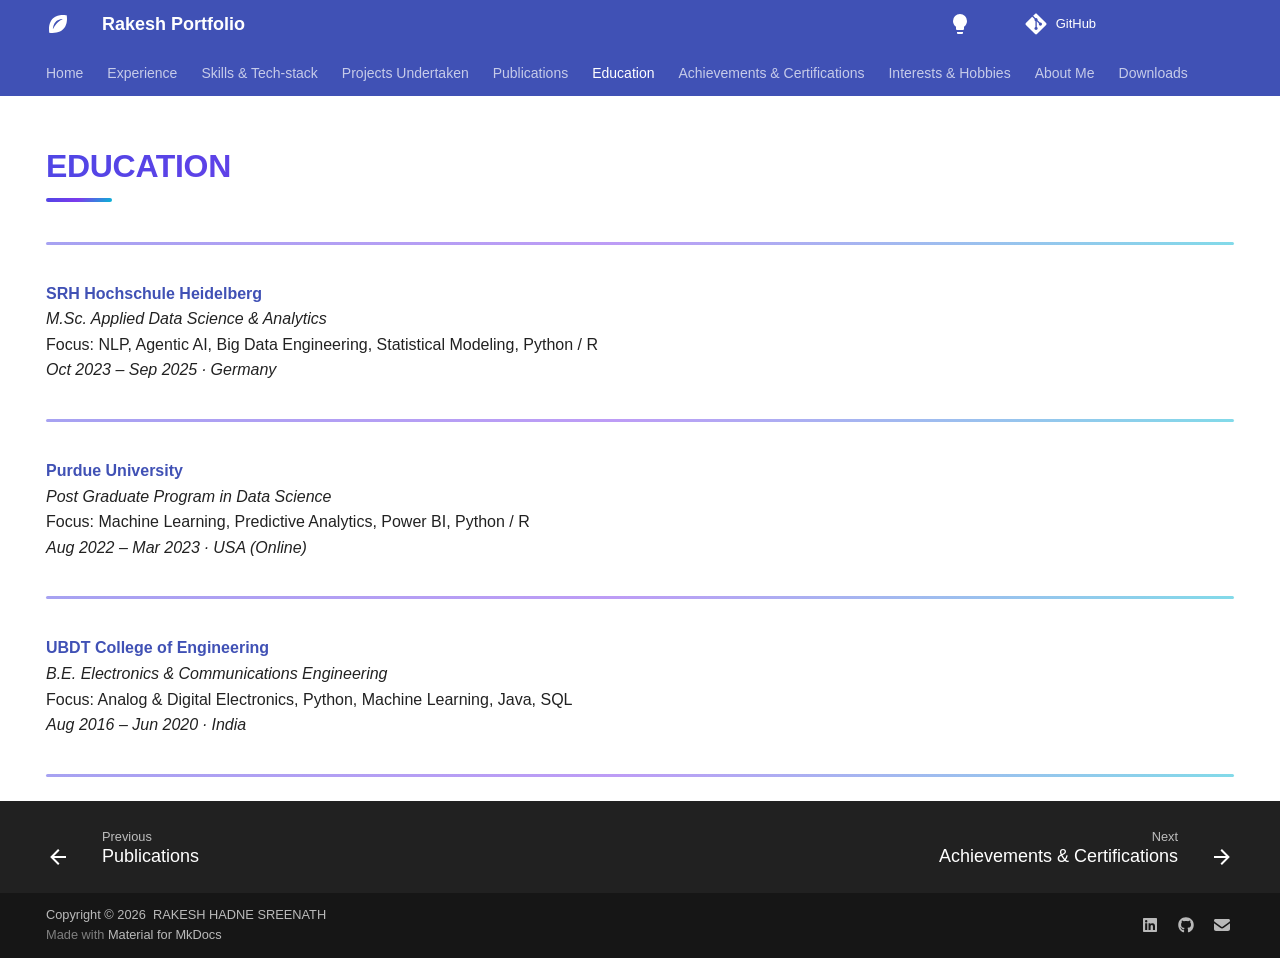
<file: education/index.html>
<!doctype html>
<html lang="en" class="no-js">
  <head>
    
      <meta charset="utf-8">
      <meta name="viewport" content="width=device-width,initial-scale=1">
      
        <meta name="description" content="Rakesh Hadne Sreenath — AI Engineer | LLM & Agentic Systems | MLOps">
      
      
        <meta name="author" content="Rakesh Hadne Sreenath">
      
      
      
        <link rel="prev" href="../publications/">
      
      
        <link rel="next" href="../recognition/">
      
      
        
      
      
      <link rel="icon" href="../images/favicon.png">
      <meta name="generator" content="mkdocs-1.6.1, mkdocs-material-9.7.6">
    
    
      
        <title>Education - Rakesh Portfolio</title>
      
    
    
      <link rel="stylesheet" href="../assets/stylesheets/main.484c7ddc.min.css">
      
        
        <link rel="stylesheet" href="../assets/stylesheets/palette.ab4e12ef.min.css">
      
      


    
    
      
    
    
      
        
        
        <link rel="preconnect" href="https://fonts.gstatic.com" crossorigin>
        <link rel="stylesheet" href="https://fonts.googleapis.com/css?family=Google+Sans:300,300i,400,400i,700,700i%7CRoboto+Mono:400,400i,700,700i&display=fallback">
        <style>:root{--md-text-font:"Google Sans";--md-code-font:"Roboto Mono"}</style>
      
    
    
      <link rel="stylesheet" href="../stylesheets/extra.css">
    
    <script>__md_scope=new URL("..",location),__md_hash=e=>[...e].reduce(((e,_)=>(e<<5)-e+_.charCodeAt(0)),0),__md_get=(e,_=localStorage,t=__md_scope)=>JSON.parse(_.getItem(t.pathname+"."+e)),__md_set=(e,_,t=localStorage,a=__md_scope)=>{try{t.setItem(a.pathname+"."+e,JSON.stringify(_))}catch(e){}}</script>
    
      

    
    
  </head>
  
  
    
    
      
    
    
    
    
    <body dir="ltr" data-md-color-scheme="default" data-md-color-primary="indigo" data-md-color-accent="deep-purple">
  
    
    <input class="md-toggle" data-md-toggle="drawer" type="checkbox" id="__drawer" autocomplete="off">
    <input class="md-toggle" data-md-toggle="search" type="checkbox" id="__search" autocomplete="off">
    <label class="md-overlay" for="__drawer"></label>
    <div data-md-component="skip">
      
        
        <a href="#education" class="md-skip">
          Skip to content
        </a>
      
    </div>
    <div data-md-component="announce">
      
    </div>
    
    
      

<header class="md-header" data-md-component="header">
  <nav class="md-header__inner md-grid" aria-label="Header">
    <a href=".." title="Rakesh Portfolio" class="md-header__button md-logo" aria-label="Rakesh Portfolio" data-md-component="logo">
      
  
  <svg xmlns="http://www.w3.org/2000/svg" viewBox="0 0 24 24"><path d="M20.7 3.3S19.3 3 17.2 3c-5.5 0-15.6 2.1-14 17.8 1.1.1 2.2.2 3.2.2C24.3 21 20.7 3.3 20.7 3.3M7 17S7 7 17 7c0 0-6 2-10 10"/></svg>

    </a>
    <label class="md-header__button md-icon" for="__drawer">
      
      <svg xmlns="http://www.w3.org/2000/svg" viewBox="0 0 24 24"><path d="M3 6h18v2H3zm0 5h18v2H3zm0 5h18v2H3z"/></svg>
    </label>
    <div class="md-header__title" data-md-component="header-title">
      <div class="md-header__ellipsis">
        <div class="md-header__topic">
          <span class="md-ellipsis">
            Rakesh Portfolio
          </span>
        </div>
        <div class="md-header__topic" data-md-component="header-topic">
          <span class="md-ellipsis">
            
              Education
            
          </span>
        </div>
      </div>
    </div>
    
      
        <form class="md-header__option" data-md-component="palette">
  
    
    
    
    <input class="md-option" data-md-color-media="(prefers-color-scheme: light)" data-md-color-scheme="default" data-md-color-primary="indigo" data-md-color-accent="deep-purple"  aria-label="Switch to dark mode"  type="radio" name="__palette" id="__palette_0">
    
      <label class="md-header__button md-icon" title="Switch to dark mode" for="__palette_1" hidden>
        <svg xmlns="http://www.w3.org/2000/svg" viewBox="0 0 24 24"><path d="M12 2a7 7 0 0 0-7 7c0 2.38 1.19 4.47 3 5.74V17a1 1 0 0 0 1 1h6a1 1 0 0 0 1-1v-2.26c1.81-1.27 3-3.36 3-5.74a7 7 0 0 0-7-7M9 21a1 1 0 0 0 1 1h4a1 1 0 0 0 1-1v-1H9z"/></svg>
      </label>
    
  
    
    
    
    <input class="md-option" data-md-color-media="(prefers-color-scheme: dark)" data-md-color-scheme="slate" data-md-color-primary="indigo" data-md-color-accent="deep-purple"  aria-label="Switch to light mode"  type="radio" name="__palette" id="__palette_1">
    
      <label class="md-header__button md-icon" title="Switch to light mode" for="__palette_0" hidden>
        <svg xmlns="http://www.w3.org/2000/svg" viewBox="0 0 24 24"><path d="M12 2a7 7 0 0 1 7 7c0 2.38-1.19 4.47-3 5.74V17a1 1 0 0 1-1 1H9a1 1 0 0 1-1-1v-2.26C6.19 13.47 5 11.38 5 9a7 7 0 0 1 7-7M9 21v-1h6v1a1 1 0 0 1-1 1h-4a1 1 0 0 1-1-1m3-17a5 5 0 0 0-5 5c0 2.05 1.23 3.81 3 4.58V16h4v-2.42c1.77-.77 3-2.53 3-4.58a5 5 0 0 0-5-5"/></svg>
      </label>
    
  
</form>
      
    
    
      <script>var palette=__md_get("__palette");if(palette&&palette.color){if("(prefers-color-scheme)"===palette.color.media){var media=matchMedia("(prefers-color-scheme: light)"),input=document.querySelector(media.matches?"[data-md-color-media='(prefers-color-scheme: light)']":"[data-md-color-media='(prefers-color-scheme: dark)']");palette.color.media=input.getAttribute("data-md-color-media"),palette.color.scheme=input.getAttribute("data-md-color-scheme"),palette.color.primary=input.getAttribute("data-md-color-primary"),palette.color.accent=input.getAttribute("data-md-color-accent")}for(var[key,value]of Object.entries(palette.color))document.body.setAttribute("data-md-color-"+key,value)}</script>
    
    
    
    
      <div class="md-header__source">
        <a href="https://github.com/Rakesh-Seenu/resume_mkdocs" title="Go to repository" class="md-source" data-md-component="source">
  <div class="md-source__icon md-icon">
    
    <svg xmlns="http://www.w3.org/2000/svg" viewBox="0 0 448 512"><!--! Font Awesome Free 7.1.0 by @fontawesome - https://fontawesome.com License - https://fontawesome.com/license/free (Icons: CC BY 4.0, Fonts: SIL OFL 1.1, Code: MIT License) Copyright 2025 Fonticons, Inc.--><path d="M439.6 236.1 244 40.5c-5.4-5.5-12.8-8.5-20.4-8.5s-15 3-20.4 8.4L162.5 81l51.5 51.5c27.1-9.1 52.7 16.8 43.4 43.7l49.7 49.7c34.2-11.8 61.2 31 35.5 56.7-26.5 26.5-70.2-2.9-56-37.3L240.3 199v121.9c25.3 12.5 22.3 41.8 9.1 55-6.4 6.4-15.2 10.1-24.3 10.1s-17.8-3.6-24.3-10.1c-17.6-17.6-11.1-46.9 11.2-56v-123c-20.8-8.5-24.6-30.7-18.6-45L142.6 101 8.5 235.1C3 240.6 0 247.9 0 255.5s3 15 8.5 20.4l195.6 195.7c5.4 5.4 12.7 8.4 20.4 8.4s15-3 20.4-8.4l194.7-194.7c5.4-5.4 8.4-12.8 8.4-20.4s-3-15-8.4-20.4"/></svg>
  </div>
  <div class="md-source__repository">
    GitHub
  </div>
</a>
      </div>
    
  </nav>
  
</header>
    
    <div class="md-container" data-md-component="container">
      
      
        
          
            
<nav class="md-tabs" aria-label="Tabs" data-md-component="tabs">
  <div class="md-grid">
    <ul class="md-tabs__list">
      
        
  
  
  
  
    <li class="md-tabs__item">
      <a href=".." class="md-tabs__link">
        
  
  
    
  
  Home

      </a>
    </li>
  

      
        
  
  
  
  
    <li class="md-tabs__item">
      <a href="../experience/" class="md-tabs__link">
        
  
  
    
  
  Experience

      </a>
    </li>
  

      
        
  
  
  
  
    <li class="md-tabs__item">
      <a href="../skills/" class="md-tabs__link">
        
  
  
    
  
  Skills & Tech-stack

      </a>
    </li>
  

      
        
  
  
  
  
    <li class="md-tabs__item">
      <a href="../projects/" class="md-tabs__link">
        
  
  
    
  
  Projects Undertaken

      </a>
    </li>
  

      
        
  
  
  
  
    <li class="md-tabs__item">
      <a href="../publications/" class="md-tabs__link">
        
  
  
    
  
  Publications

      </a>
    </li>
  

      
        
  
  
  
    
  
  
    <li class="md-tabs__item md-tabs__item--active">
      <a href="./" class="md-tabs__link">
        
  
  
    
  
  Education

      </a>
    </li>
  

      
        
  
  
  
  
    <li class="md-tabs__item">
      <a href="../recognition/" class="md-tabs__link">
        
  
  
    
  
  Achievements & Certifications

      </a>
    </li>
  

      
        
  
  
  
  
    <li class="md-tabs__item">
      <a href="../interests/" class="md-tabs__link">
        
  
  
    
  
  Interests & Hobbies

      </a>
    </li>
  

      
        
  
  
  
  
    <li class="md-tabs__item">
      <a href="../about/" class="md-tabs__link">
        
  
  
    
  
  About Me

      </a>
    </li>
  

      
        
  
  
  
  
    <li class="md-tabs__item">
      <a href="../download/" class="md-tabs__link">
        
  
  
    
  
  Downloads

      </a>
    </li>
  

      
    </ul>
  </div>
</nav>
          
        
      
      <main class="md-main" data-md-component="main">
        <div class="md-main__inner md-grid">
          
            
              
                
              
              <div class="md-sidebar md-sidebar--primary" data-md-component="sidebar" data-md-type="navigation" hidden>
                <div class="md-sidebar__scrollwrap">
                  <div class="md-sidebar__inner">
                    


  


  

<nav class="md-nav md-nav--primary md-nav--lifted md-nav--integrated" aria-label="Navigation" data-md-level="0">
  <label class="md-nav__title" for="__drawer">
    <a href=".." title="Rakesh Portfolio" class="md-nav__button md-logo" aria-label="Rakesh Portfolio" data-md-component="logo">
      
  
  <svg xmlns="http://www.w3.org/2000/svg" viewBox="0 0 24 24"><path d="M20.7 3.3S19.3 3 17.2 3c-5.5 0-15.6 2.1-14 17.8 1.1.1 2.2.2 3.2.2C24.3 21 20.7 3.3 20.7 3.3M7 17S7 7 17 7c0 0-6 2-10 10"/></svg>

    </a>
    Rakesh Portfolio
  </label>
  
    <div class="md-nav__source">
      <a href="https://github.com/Rakesh-Seenu/resume_mkdocs" title="Go to repository" class="md-source" data-md-component="source">
  <div class="md-source__icon md-icon">
    
    <svg xmlns="http://www.w3.org/2000/svg" viewBox="0 0 448 512"><!--! Font Awesome Free 7.1.0 by @fontawesome - https://fontawesome.com License - https://fontawesome.com/license/free (Icons: CC BY 4.0, Fonts: SIL OFL 1.1, Code: MIT License) Copyright 2025 Fonticons, Inc.--><path d="M439.6 236.1 244 40.5c-5.4-5.5-12.8-8.5-20.4-8.5s-15 3-20.4 8.4L162.5 81l51.5 51.5c27.1-9.1 52.7 16.8 43.4 43.7l49.7 49.7c34.2-11.8 61.2 31 35.5 56.7-26.5 26.5-70.2-2.9-56-37.3L240.3 199v121.9c25.3 12.5 22.3 41.8 9.1 55-6.4 6.4-15.2 10.1-24.3 10.1s-17.8-3.6-24.3-10.1c-17.6-17.6-11.1-46.9 11.2-56v-123c-20.8-8.5-24.6-30.7-18.6-45L142.6 101 8.5 235.1C3 240.6 0 247.9 0 255.5s3 15 8.5 20.4l195.6 195.7c5.4 5.4 12.7 8.4 20.4 8.4s15-3 20.4-8.4l194.7-194.7c5.4-5.4 8.4-12.8 8.4-20.4s-3-15-8.4-20.4"/></svg>
  </div>
  <div class="md-source__repository">
    GitHub
  </div>
</a>
    </div>
  
  <ul class="md-nav__list" data-md-scrollfix>
    
      
      
  
  
  
  
    <li class="md-nav__item">
      <a href=".." class="md-nav__link">
        
  
  
  <span class="md-ellipsis">
    
  
    Home
  

    
  </span>
  
  

      </a>
    </li>
  

    
      
      
  
  
  
  
    <li class="md-nav__item">
      <a href="../experience/" class="md-nav__link">
        
  
  
  <span class="md-ellipsis">
    
  
    Experience
  

    
  </span>
  
  

      </a>
    </li>
  

    
      
      
  
  
  
  
    <li class="md-nav__item">
      <a href="../skills/" class="md-nav__link">
        
  
  
  <span class="md-ellipsis">
    
  
    Skills & Tech-stack
  

    
  </span>
  
  

      </a>
    </li>
  

    
      
      
  
  
  
  
    <li class="md-nav__item">
      <a href="../projects/" class="md-nav__link">
        
  
  
  <span class="md-ellipsis">
    
  
    Projects Undertaken
  

    
  </span>
  
  

      </a>
    </li>
  

    
      
      
  
  
  
  
    <li class="md-nav__item">
      <a href="../publications/" class="md-nav__link">
        
  
  
  <span class="md-ellipsis">
    
  
    Publications
  

    
  </span>
  
  

      </a>
    </li>
  

    
      
      
  
  
    
  
  
  
    <li class="md-nav__item md-nav__item--active">
      
      <input class="md-nav__toggle md-toggle" type="checkbox" id="__toc">
      
      
        
      
      
      <a href="./" class="md-nav__link md-nav__link--active">
        
  
  
  <span class="md-ellipsis">
    
  
    Education
  

    
  </span>
  
  

      </a>
      
    </li>
  

    
      
      
  
  
  
  
    <li class="md-nav__item">
      <a href="../recognition/" class="md-nav__link">
        
  
  
  <span class="md-ellipsis">
    
  
    Achievements & Certifications
  

    
  </span>
  
  

      </a>
    </li>
  

    
      
      
  
  
  
  
    <li class="md-nav__item">
      <a href="../interests/" class="md-nav__link">
        
  
  
  <span class="md-ellipsis">
    
  
    Interests & Hobbies
  

    
  </span>
  
  

      </a>
    </li>
  

    
      
      
  
  
  
  
    <li class="md-nav__item">
      <a href="../about/" class="md-nav__link">
        
  
  
  <span class="md-ellipsis">
    
  
    About Me
  

    
  </span>
  
  

      </a>
    </li>
  

    
      
      
  
  
  
  
    <li class="md-nav__item">
      <a href="../download/" class="md-nav__link">
        
  
  
  <span class="md-ellipsis">
    
  
    Downloads
  

    
  </span>
  
  

      </a>
    </li>
  

    
  </ul>
</nav>
                  </div>
                </div>
              </div>
            
            
          
          
            <div class="md-content" data-md-component="content">
              
              <article class="md-content__inner md-typeset">
                
                  
  



  
  


<h1 id="education">EDUCATION</h1>
<hr />
<p><a href="https://www.srh-university.de/de/"><strong>SRH Hochschule Heidelberg</strong></a><br />
<em>M.Sc. Applied Data Science &amp; Analytics</em>
<br>
Focus: NLP, Agentic AI, Big Data Engineering, Statistical Modeling, Python / R
<br>
<em>Oct 2023 – Sep 2025 · Germany</em></p>
<hr />
<p><a href="https://www.purdue.edu/"><strong>Purdue University</strong></a><br />
<em>Post Graduate Program in Data Science</em>
<br>
Focus: Machine Learning, Predictive Analytics, Power BI, Python / R
<br>
<em>Aug 2022 – Mar 2023 · USA (Online)</em></p>
<hr />
<p><a href="https://www.ubdtce.org/"><strong>UBDT College of Engineering</strong></a><br />
<em>B.E. Electronics &amp; Communications Engineering</em>
<br>
Focus: Analog &amp; Digital Electronics, Python, Machine Learning, Java, SQL
<br>
<em>Aug 2016 – Jun 2020 · India</em></p>
<hr />







  
  




  



                
              </article>
            </div>
          
          
  <script>var tabs=__md_get("__tabs");if(Array.isArray(tabs))e:for(var set of document.querySelectorAll(".tabbed-set")){var labels=set.querySelector(".tabbed-labels");for(var tab of tabs)for(var label of labels.getElementsByTagName("label"))if(label.innerText.trim()===tab){var input=document.getElementById(label.htmlFor);input.checked=!0;continue e}}</script>

<script>var target=document.getElementById(location.hash.slice(1));target&&target.name&&(target.checked=target.name.startsWith("__tabbed_"))</script>
        </div>
        
          <button type="button" class="md-top md-icon" data-md-component="top" hidden>
  
  <svg xmlns="http://www.w3.org/2000/svg" viewBox="0 0 24 24"><path d="M13 20h-2V8l-5.5 5.5-1.42-1.42L12 4.16l7.92 7.92-1.42 1.42L13 8z"/></svg>
  Back to top
</button>
        
      </main>
      
        <footer class="md-footer">
  
    
      
        
      
      <nav class="md-footer__inner md-grid" aria-label="Footer" >
        
          
          <a href="../publications/" class="md-footer__link md-footer__link--prev" aria-label="Previous: Publications">
            <div class="md-footer__button md-icon">
              
              <svg xmlns="http://www.w3.org/2000/svg" viewBox="0 0 24 24"><path d="M20 11v2H8l5.5 5.5-1.42 1.42L4.16 12l7.92-7.92L13.5 5.5 8 11z"/></svg>
            </div>
            <div class="md-footer__title">
              <span class="md-footer__direction">
                Previous
              </span>
              <div class="md-ellipsis">
                Publications
              </div>
            </div>
          </a>
        
        
          
          <a href="../recognition/" class="md-footer__link md-footer__link--next" aria-label="Next: Achievements &amp; Certifications">
            <div class="md-footer__title">
              <span class="md-footer__direction">
                Next
              </span>
              <div class="md-ellipsis">
                Achievements & Certifications
              </div>
            </div>
            <div class="md-footer__button md-icon">
              
              <svg xmlns="http://www.w3.org/2000/svg" viewBox="0 0 24 24"><path d="M4 11v2h12l-5.5 5.5 1.42 1.42L19.84 12l-7.92-7.92L10.5 5.5 16 11z"/></svg>
            </div>
          </a>
        
      </nav>
    
  
  <div class="md-footer-meta md-typeset">
    <div class="md-footer-meta__inner md-grid">
      <div class="md-copyright">
  
    <div class="md-copyright__highlight">
      Copyright &copy; 2026 &nbsp;RAKESH HADNE SREENATH
    </div>
  
  
    Made with
    <a href="https://squidfunk.github.io/mkdocs-material/" target="_blank" rel="noopener">
      Material for MkDocs
    </a>
  
</div>
      
        
<div class="md-social">
  
    
    
    
    
    <a href="https://www.linkedin.com/in/rakesh-hs" target="_blank" rel="noopener" title="LinkedIn" class="md-social__link">
      <svg xmlns="http://www.w3.org/2000/svg" viewBox="0 0 448 512"><!--! Font Awesome Free 7.1.0 by @fontawesome - https://fontawesome.com License - https://fontawesome.com/license/free (Icons: CC BY 4.0, Fonts: SIL OFL 1.1, Code: MIT License) Copyright 2025 Fonticons, Inc.--><path d="M416 32H31.9C14.3 32 0 46.5 0 64.3v383.4C0 465.5 14.3 480 31.9 480H416c17.6 0 32-14.5 32-32.3V64.3c0-17.8-14.4-32.3-32-32.3M135.4 416H69V202.2h66.5V416zM102.2 96a38.5 38.5 0 1 1 0 77 38.5 38.5 0 1 1 0-77m282.1 320h-66.4V312c0-24.8-.5-56.7-34.5-56.7-34.6 0-39.9 27-39.9 54.9V416h-66.4V202.2h63.7v29.2h.9c8.9-16.8 30.6-34.5 62.9-34.5 67.2 0 79.7 44.3 79.7 101.9z"/></svg>
    </a>
  
    
    
    
    
    <a href="https://github.com/Rakesh-Seenu" target="_blank" rel="noopener" title="GitHub" class="md-social__link">
      <svg xmlns="http://www.w3.org/2000/svg" viewBox="0 0 512 512"><!--! Font Awesome Free 7.1.0 by @fontawesome - https://fontawesome.com License - https://fontawesome.com/license/free (Icons: CC BY 4.0, Fonts: SIL OFL 1.1, Code: MIT License) Copyright 2025 Fonticons, Inc.--><path d="M173.9 397.4c0 2-2.3 3.6-5.2 3.6-3.3.3-5.6-1.3-5.6-3.6 0-2 2.3-3.6 5.2-3.6 3-.3 5.6 1.3 5.6 3.6m-31.1-4.5c-.7 2 1.3 4.3 4.3 4.9 2.6 1 5.6 0 6.2-2s-1.3-4.3-4.3-5.2c-2.6-.7-5.5.3-6.2 2.3m44.2-1.7c-2.9.7-4.9 2.6-4.6 4.9.3 2 2.9 3.3 5.9 2.6 2.9-.7 4.9-2.6 4.6-4.6-.3-1.9-3-3.2-5.9-2.9M252.8 8C114.1 8 8 113.3 8 252c0 110.9 69.8 205.8 169.5 239.2 12.8 2.3 17.3-5.6 17.3-12.1 0-6.2-.3-40.4-.3-61.4 0 0-70 15-84.7-29.8 0 0-11.4-29.1-27.8-36.6 0 0-22.9-15.7 1.6-15.4 0 0 24.9 2 38.6 25.8 21.9 38.6 58.6 27.5 72.9 20.9 2.3-16 8.8-27.1 16-33.7-55.9-6.2-112.3-14.3-112.3-110.5 0-27.5 7.6-41.3 23.6-58.9-2.6-6.5-11.1-33.3 2.6-67.9 20.9-6.5 69 27 69 27 20-5.6 41.5-8.5 62.8-8.5s42.8 2.9 62.8 8.5c0 0 48.1-33.6 69-27 13.7 34.7 5.2 61.4 2.6 67.9 16 17.7 25.8 31.5 25.8 58.9 0 96.5-58.9 104.2-114.8 110.5 9.2 7.9 17 22.9 17 46.4 0 33.7-.3 75.4-.3 83.6 0 6.5 4.6 14.4 17.3 12.1C436.2 457.8 504 362.9 504 252 504 113.3 391.5 8 252.8 8M105.2 352.9c-1.3 1-1 3.3.7 5.2 1.6 1.6 3.9 2.3 5.2 1 1.3-1 1-3.3-.7-5.2-1.6-1.6-3.9-2.3-5.2-1m-10.8-8.1c-.7 1.3.3 2.9 2.3 3.9 1.6 1 3.6.7 4.3-.7.7-1.3-.3-2.9-2.3-3.9-2-.6-3.6-.3-4.3.7m32.4 35.6c-1.6 1.3-1 4.3 1.3 6.2 2.3 2.3 5.2 2.6 6.5 1 1.3-1.3.7-4.3-1.3-6.2-2.2-2.3-5.2-2.6-6.5-1m-11.4-14.7c-1.6 1-1.6 3.6 0 5.9s4.3 3.3 5.6 2.3c1.6-1.3 1.6-3.9 0-6.2-1.4-2.3-4-3.3-5.6-2"/></svg>
    </a>
  
    
    
    
    
    <a href="mailto:hsrakesh71@gmail.com" target="_blank" rel="noopener" title="Email" class="md-social__link">
      <svg xmlns="http://www.w3.org/2000/svg" viewBox="0 0 512 512"><!--! Font Awesome Free 7.1.0 by @fontawesome - https://fontawesome.com License - https://fontawesome.com/license/free (Icons: CC BY 4.0, Fonts: SIL OFL 1.1, Code: MIT License) Copyright 2025 Fonticons, Inc.--><path d="M48 64C21.5 64 0 85.5 0 112c0 15.1 7.1 29.3 19.2 38.4l208 156a48 48 0 0 0 57.6 0l208-156c12.1-9.1 19.2-23.3 19.2-38.4 0-26.5-21.5-48-48-48zM0 196v188c0 35.3 28.7 64 64 64h384c35.3 0 64-28.7 64-64V196L313.6 344.8c-34.1 25.6-81.1 25.6-115.2 0z"/></svg>
    </a>
  
</div>
      
    </div>
  </div>
</footer>
      
    </div>
    <div class="md-dialog" data-md-component="dialog">
      <div class="md-dialog__inner md-typeset"></div>
    </div>
    
    
    
      
      
      <script id="__config" type="application/json">{"annotate": null, "base": "..", "features": ["navigation.tracking", "navigation.footer", "navigation.instant", "navigation.tabs", "navigation.sections", "navigation.top", "toc.integrate", "content.tabs.link"], "search": "../assets/javascripts/workers/search.2c215733.min.js", "tags": null, "translations": {"clipboard.copied": "Copied to clipboard", "clipboard.copy": "Copy to clipboard", "search.result.more.one": "1 more on this page", "search.result.more.other": "# more on this page", "search.result.none": "No matching documents", "search.result.one": "1 matching document", "search.result.other": "# matching documents", "search.result.placeholder": "Type to start searching", "search.result.term.missing": "Missing", "select.version": "Select version"}, "version": null}</script>
    
    
      <script src="../assets/javascripts/bundle.79ae519e.min.js"></script>
      
    
  </body>
</html>
</file>
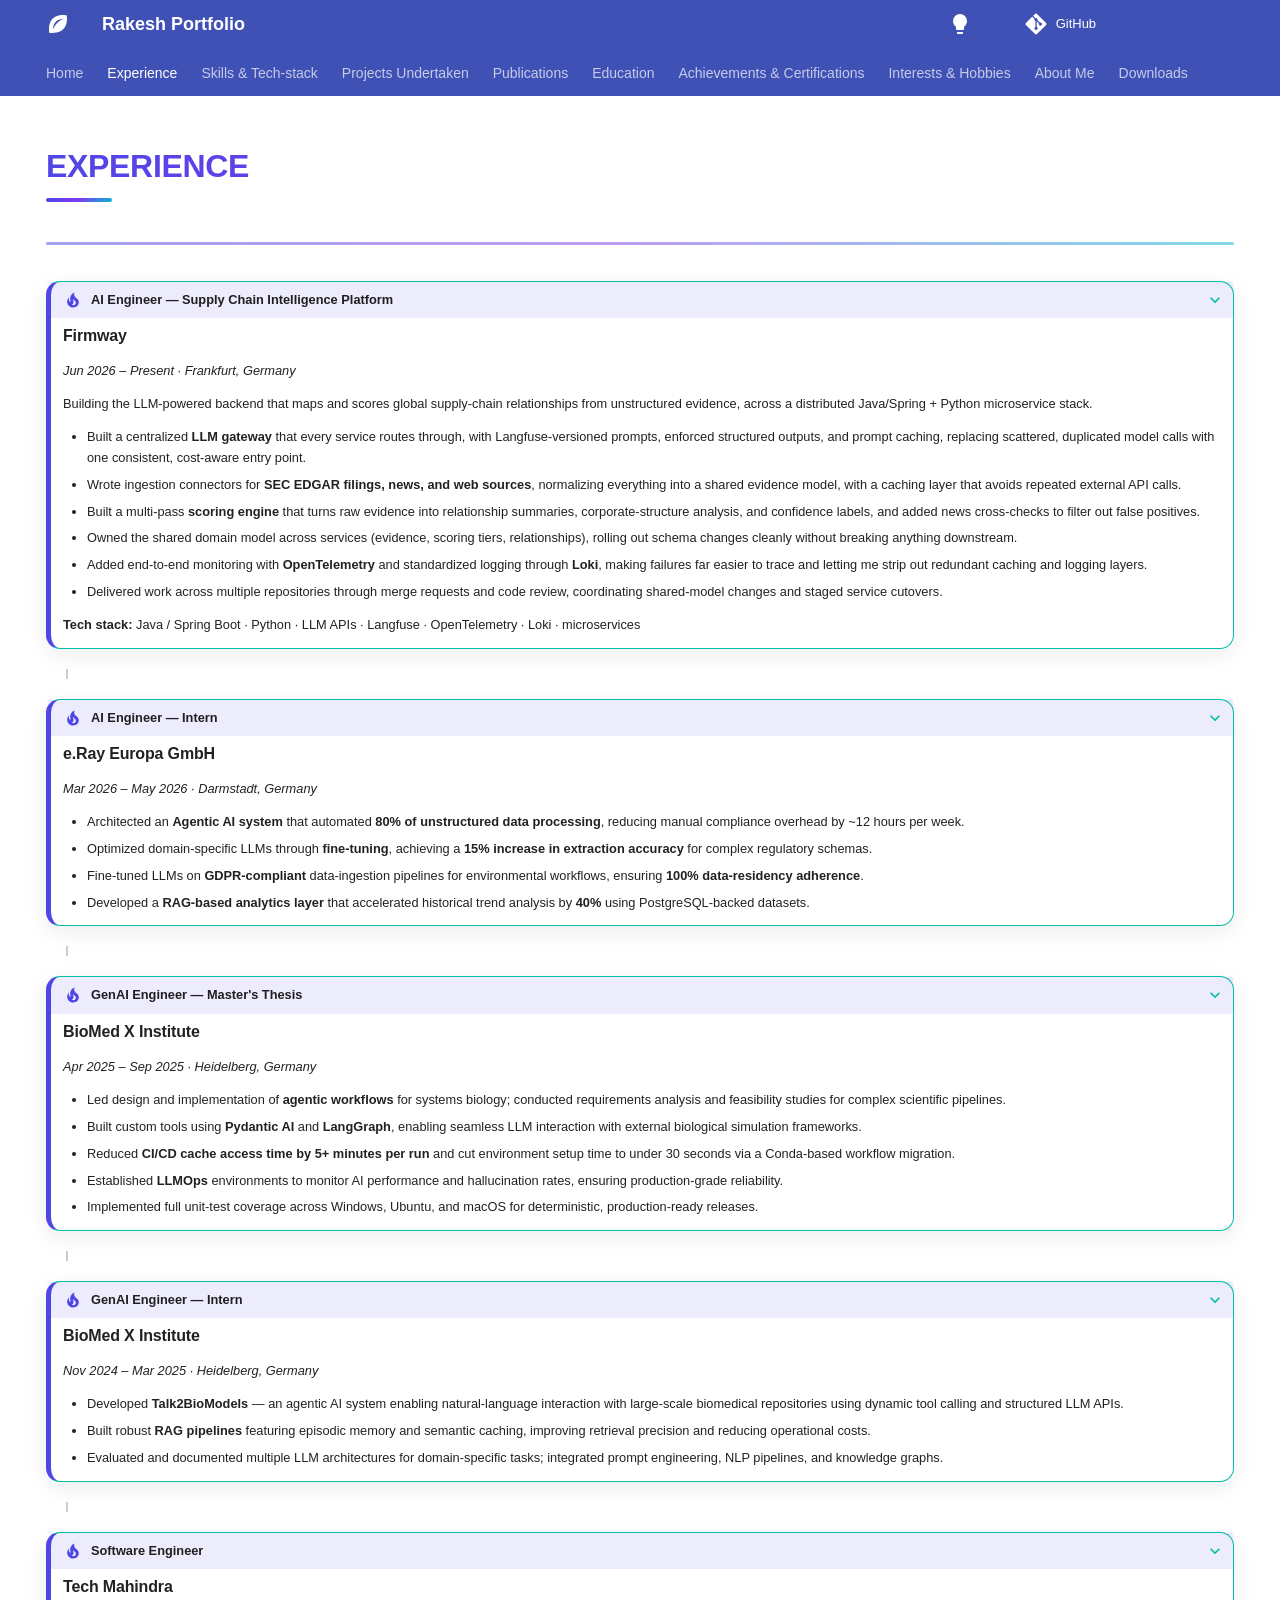
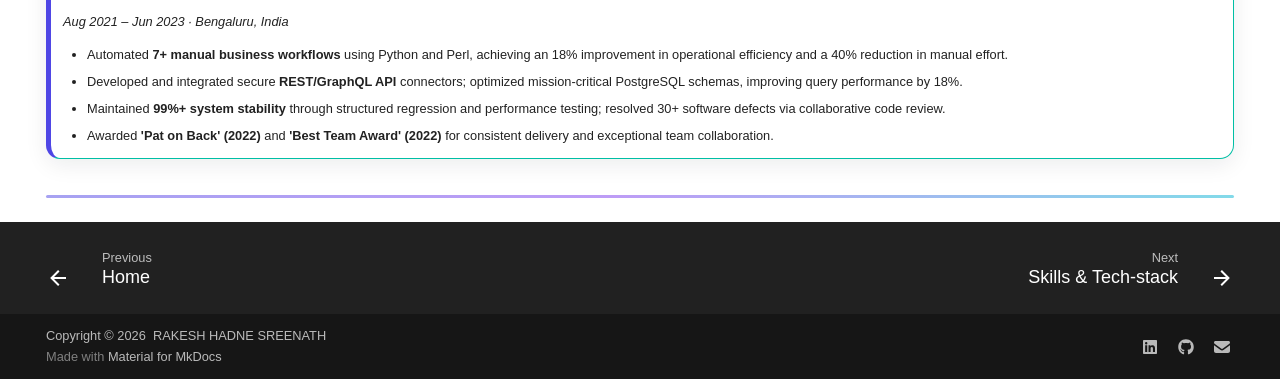
<file: experience/index.html>
<!doctype html>
<html lang="en" class="no-js">
  <head>
    
      <meta charset="utf-8">
      <meta name="viewport" content="width=device-width,initial-scale=1">
      
        <meta name="description" content="Rakesh Hadne Sreenath — AI Engineer | LLM & Agentic Systems | MLOps">
      
      
        <meta name="author" content="Rakesh Hadne Sreenath">
      
      
      
        <link rel="prev" href="..">
      
      
        <link rel="next" href="../skills/">
      
      
        
      
      
      <link rel="icon" href="../images/favicon.png">
      <meta name="generator" content="mkdocs-1.6.1, mkdocs-material-9.7.6">
    
    
      
        <title>Experience - Rakesh Portfolio</title>
      
    
    
      <link rel="stylesheet" href="../assets/stylesheets/main.484c7ddc.min.css">
      
        
        <link rel="stylesheet" href="../assets/stylesheets/palette.ab4e12ef.min.css">
      
      


    
    
      
    
    
      
        
        
        <link rel="preconnect" href="https://fonts.gstatic.com" crossorigin>
        <link rel="stylesheet" href="https://fonts.googleapis.com/css?family=Google+Sans:300,300i,400,400i,700,700i%7CRoboto+Mono:400,400i,700,700i&display=fallback">
        <style>:root{--md-text-font:"Google Sans";--md-code-font:"Roboto Mono"}</style>
      
    
    
      <link rel="stylesheet" href="../stylesheets/extra.css">
    
    <script>__md_scope=new URL("..",location),__md_hash=e=>[...e].reduce(((e,_)=>(e<<5)-e+_.charCodeAt(0)),0),__md_get=(e,_=localStorage,t=__md_scope)=>JSON.parse(_.getItem(t.pathname+"."+e)),__md_set=(e,_,t=localStorage,a=__md_scope)=>{try{t.setItem(a.pathname+"."+e,JSON.stringify(_))}catch(e){}}</script>
    
      

    
    
  </head>
  
  
    
    
      
    
    
    
    
    <body dir="ltr" data-md-color-scheme="default" data-md-color-primary="indigo" data-md-color-accent="deep-purple">
  
    
    <input class="md-toggle" data-md-toggle="drawer" type="checkbox" id="__drawer" autocomplete="off">
    <input class="md-toggle" data-md-toggle="search" type="checkbox" id="__search" autocomplete="off">
    <label class="md-overlay" for="__drawer"></label>
    <div data-md-component="skip">
      
        
        <a href="#experience" class="md-skip">
          Skip to content
        </a>
      
    </div>
    <div data-md-component="announce">
      
    </div>
    
    
      

<header class="md-header" data-md-component="header">
  <nav class="md-header__inner md-grid" aria-label="Header">
    <a href=".." title="Rakesh Portfolio" class="md-header__button md-logo" aria-label="Rakesh Portfolio" data-md-component="logo">
      
  
  <svg xmlns="http://www.w3.org/2000/svg" viewBox="0 0 24 24"><path d="M20.7 3.3S19.3 3 17.2 3c-5.5 0-15.6 2.1-14 17.8 1.1.1 2.2.2 3.2.2C24.3 21 20.7 3.3 20.7 3.3M7 17S7 7 17 7c0 0-6 2-10 10"/></svg>

    </a>
    <label class="md-header__button md-icon" for="__drawer">
      
      <svg xmlns="http://www.w3.org/2000/svg" viewBox="0 0 24 24"><path d="M3 6h18v2H3zm0 5h18v2H3zm0 5h18v2H3z"/></svg>
    </label>
    <div class="md-header__title" data-md-component="header-title">
      <div class="md-header__ellipsis">
        <div class="md-header__topic">
          <span class="md-ellipsis">
            Rakesh Portfolio
          </span>
        </div>
        <div class="md-header__topic" data-md-component="header-topic">
          <span class="md-ellipsis">
            
              Experience
            
          </span>
        </div>
      </div>
    </div>
    
      
        <form class="md-header__option" data-md-component="palette">
  
    
    
    
    <input class="md-option" data-md-color-media="(prefers-color-scheme: light)" data-md-color-scheme="default" data-md-color-primary="indigo" data-md-color-accent="deep-purple"  aria-label="Switch to dark mode"  type="radio" name="__palette" id="__palette_0">
    
      <label class="md-header__button md-icon" title="Switch to dark mode" for="__palette_1" hidden>
        <svg xmlns="http://www.w3.org/2000/svg" viewBox="0 0 24 24"><path d="M12 2a7 7 0 0 0-7 7c0 2.38 1.19 4.47 3 5.74V17a1 1 0 0 0 1 1h6a1 1 0 0 0 1-1v-2.26c1.81-1.27 3-3.36 3-5.74a7 7 0 0 0-7-7M9 21a1 1 0 0 0 1 1h4a1 1 0 0 0 1-1v-1H9z"/></svg>
      </label>
    
  
    
    
    
    <input class="md-option" data-md-color-media="(prefers-color-scheme: dark)" data-md-color-scheme="slate" data-md-color-primary="indigo" data-md-color-accent="deep-purple"  aria-label="Switch to light mode"  type="radio" name="__palette" id="__palette_1">
    
      <label class="md-header__button md-icon" title="Switch to light mode" for="__palette_0" hidden>
        <svg xmlns="http://www.w3.org/2000/svg" viewBox="0 0 24 24"><path d="M12 2a7 7 0 0 1 7 7c0 2.38-1.19 4.47-3 5.74V17a1 1 0 0 1-1 1H9a1 1 0 0 1-1-1v-2.26C6.19 13.47 5 11.38 5 9a7 7 0 0 1 7-7M9 21v-1h6v1a1 1 0 0 1-1 1h-4a1 1 0 0 1-1-1m3-17a5 5 0 0 0-5 5c0 2.05 1.23 3.81 3 4.58V16h4v-2.42c1.77-.77 3-2.53 3-4.58a5 5 0 0 0-5-5"/></svg>
      </label>
    
  
</form>
      
    
    
      <script>var palette=__md_get("__palette");if(palette&&palette.color){if("(prefers-color-scheme)"===palette.color.media){var media=matchMedia("(prefers-color-scheme: light)"),input=document.querySelector(media.matches?"[data-md-color-media='(prefers-color-scheme: light)']":"[data-md-color-media='(prefers-color-scheme: dark)']");palette.color.media=input.getAttribute("data-md-color-media"),palette.color.scheme=input.getAttribute("data-md-color-scheme"),palette.color.primary=input.getAttribute("data-md-color-primary"),palette.color.accent=input.getAttribute("data-md-color-accent")}for(var[key,value]of Object.entries(palette.color))document.body.setAttribute("data-md-color-"+key,value)}</script>
    
    
    
    
      <div class="md-header__source">
        <a href="https://github.com/Rakesh-Seenu/resume_mkdocs" title="Go to repository" class="md-source" data-md-component="source">
  <div class="md-source__icon md-icon">
    
    <svg xmlns="http://www.w3.org/2000/svg" viewBox="0 0 448 512"><!--! Font Awesome Free 7.1.0 by @fontawesome - https://fontawesome.com License - https://fontawesome.com/license/free (Icons: CC BY 4.0, Fonts: SIL OFL 1.1, Code: MIT License) Copyright 2025 Fonticons, Inc.--><path d="M439.6 236.1 244 40.5c-5.4-5.5-12.8-8.5-20.4-8.5s-15 3-20.4 8.4L162.5 81l51.5 51.5c27.1-9.1 52.7 16.8 43.4 43.7l49.7 49.7c34.2-11.8 61.2 31 35.5 56.7-26.5 26.5-70.2-2.9-56-37.3L240.3 199v121.9c25.3 12.5 22.3 41.8 9.1 55-6.4 6.4-15.2 10.1-24.3 10.1s-17.8-3.6-24.3-10.1c-17.6-17.6-11.1-46.9 11.2-56v-123c-20.8-8.5-24.6-30.7-18.6-45L142.6 101 8.5 235.1C3 240.6 0 247.9 0 255.5s3 15 8.5 20.4l195.6 195.7c5.4 5.4 12.7 8.4 20.4 8.4s15-3 20.4-8.4l194.7-194.7c5.4-5.4 8.4-12.8 8.4-20.4s-3-15-8.4-20.4"/></svg>
  </div>
  <div class="md-source__repository">
    GitHub
  </div>
</a>
      </div>
    
  </nav>
  
</header>
    
    <div class="md-container" data-md-component="container">
      
      
        
          
            
<nav class="md-tabs" aria-label="Tabs" data-md-component="tabs">
  <div class="md-grid">
    <ul class="md-tabs__list">
      
        
  
  
  
  
    <li class="md-tabs__item">
      <a href=".." class="md-tabs__link">
        
  
  
    
  
  Home

      </a>
    </li>
  

      
        
  
  
  
    
  
  
    <li class="md-tabs__item md-tabs__item--active">
      <a href="./" class="md-tabs__link">
        
  
  
    
  
  Experience

      </a>
    </li>
  

      
        
  
  
  
  
    <li class="md-tabs__item">
      <a href="../skills/" class="md-tabs__link">
        
  
  
    
  
  Skills & Tech-stack

      </a>
    </li>
  

      
        
  
  
  
  
    <li class="md-tabs__item">
      <a href="../projects/" class="md-tabs__link">
        
  
  
    
  
  Projects Undertaken

      </a>
    </li>
  

      
        
  
  
  
  
    <li class="md-tabs__item">
      <a href="../publications/" class="md-tabs__link">
        
  
  
    
  
  Publications

      </a>
    </li>
  

      
        
  
  
  
  
    <li class="md-tabs__item">
      <a href="../education/" class="md-tabs__link">
        
  
  
    
  
  Education

      </a>
    </li>
  

      
        
  
  
  
  
    <li class="md-tabs__item">
      <a href="../recognition/" class="md-tabs__link">
        
  
  
    
  
  Achievements & Certifications

      </a>
    </li>
  

      
        
  
  
  
  
    <li class="md-tabs__item">
      <a href="../interests/" class="md-tabs__link">
        
  
  
    
  
  Interests & Hobbies

      </a>
    </li>
  

      
        
  
  
  
  
    <li class="md-tabs__item">
      <a href="../about/" class="md-tabs__link">
        
  
  
    
  
  About Me

      </a>
    </li>
  

      
        
  
  
  
  
    <li class="md-tabs__item">
      <a href="../download/" class="md-tabs__link">
        
  
  
    
  
  Downloads

      </a>
    </li>
  

      
    </ul>
  </div>
</nav>
          
        
      
      <main class="md-main" data-md-component="main">
        <div class="md-main__inner md-grid">
          
            
              
                
              
              <div class="md-sidebar md-sidebar--primary" data-md-component="sidebar" data-md-type="navigation" hidden>
                <div class="md-sidebar__scrollwrap">
                  <div class="md-sidebar__inner">
                    


  


  

<nav class="md-nav md-nav--primary md-nav--lifted md-nav--integrated" aria-label="Navigation" data-md-level="0">
  <label class="md-nav__title" for="__drawer">
    <a href=".." title="Rakesh Portfolio" class="md-nav__button md-logo" aria-label="Rakesh Portfolio" data-md-component="logo">
      
  
  <svg xmlns="http://www.w3.org/2000/svg" viewBox="0 0 24 24"><path d="M20.7 3.3S19.3 3 17.2 3c-5.5 0-15.6 2.1-14 17.8 1.1.1 2.2.2 3.2.2C24.3 21 20.7 3.3 20.7 3.3M7 17S7 7 17 7c0 0-6 2-10 10"/></svg>

    </a>
    Rakesh Portfolio
  </label>
  
    <div class="md-nav__source">
      <a href="https://github.com/Rakesh-Seenu/resume_mkdocs" title="Go to repository" class="md-source" data-md-component="source">
  <div class="md-source__icon md-icon">
    
    <svg xmlns="http://www.w3.org/2000/svg" viewBox="0 0 448 512"><!--! Font Awesome Free 7.1.0 by @fontawesome - https://fontawesome.com License - https://fontawesome.com/license/free (Icons: CC BY 4.0, Fonts: SIL OFL 1.1, Code: MIT License) Copyright 2025 Fonticons, Inc.--><path d="M439.6 236.1 244 40.5c-5.4-5.5-12.8-8.5-20.4-8.5s-15 3-20.4 8.4L162.5 81l51.5 51.5c27.1-9.1 52.7 16.8 43.4 43.7l49.7 49.7c34.2-11.8 61.2 31 35.5 56.7-26.5 26.5-70.2-2.9-56-37.3L240.3 199v121.9c25.3 12.5 22.3 41.8 9.1 55-6.4 6.4-15.2 10.1-24.3 10.1s-17.8-3.6-24.3-10.1c-17.6-17.6-11.1-46.9 11.2-56v-123c-20.8-8.5-24.6-30.7-18.6-45L142.6 101 8.5 235.1C3 240.6 0 247.9 0 255.5s3 15 8.5 20.4l195.6 195.7c5.4 5.4 12.7 8.4 20.4 8.4s15-3 20.4-8.4l194.7-194.7c5.4-5.4 8.4-12.8 8.4-20.4s-3-15-8.4-20.4"/></svg>
  </div>
  <div class="md-source__repository">
    GitHub
  </div>
</a>
    </div>
  
  <ul class="md-nav__list" data-md-scrollfix>
    
      
      
  
  
  
  
    <li class="md-nav__item">
      <a href=".." class="md-nav__link">
        
  
  
  <span class="md-ellipsis">
    
  
    Home
  

    
  </span>
  
  

      </a>
    </li>
  

    
      
      
  
  
    
  
  
  
    <li class="md-nav__item md-nav__item--active">
      
      <input class="md-nav__toggle md-toggle" type="checkbox" id="__toc">
      
      
        
      
      
        <label class="md-nav__link md-nav__link--active" for="__toc">
          
  
  
  <span class="md-ellipsis">
    
  
    Experience
  

    
  </span>
  
  

          <span class="md-nav__icon md-icon"></span>
        </label>
      
      <a href="./" class="md-nav__link md-nav__link--active">
        
  
  
  <span class="md-ellipsis">
    
  
    Experience
  

    
  </span>
  
  

      </a>
      
        

<nav class="md-nav md-nav--secondary" aria-label="Table of contents">
  
  
  
    
  
  
    <label class="md-nav__title" for="__toc">
      <span class="md-nav__icon md-icon"></span>
      Table of contents
    </label>
    <ul class="md-nav__list" data-md-component="toc" data-md-scrollfix>
      
        <li class="md-nav__item">
  <a href="#firmway" class="md-nav__link">
    <span class="md-ellipsis">
      
        Firmway
      
    </span>
  </a>
  
</li>
      
        <li class="md-nav__item">
  <a href="#eray-europa-gmbh" class="md-nav__link">
    <span class="md-ellipsis">
      
        e.Ray Europa GmbH
      
    </span>
  </a>
  
</li>
      
        <li class="md-nav__item">
  <a href="#biomed-x-institute" class="md-nav__link">
    <span class="md-ellipsis">
      
        BioMed X Institute
      
    </span>
  </a>
  
</li>
      
        <li class="md-nav__item">
  <a href="#biomed-x-institute_1" class="md-nav__link">
    <span class="md-ellipsis">
      
        BioMed X Institute
      
    </span>
  </a>
  
</li>
      
        <li class="md-nav__item">
  <a href="#tech-mahindra" class="md-nav__link">
    <span class="md-ellipsis">
      
        Tech Mahindra
      
    </span>
  </a>
  
</li>
      
    </ul>
  
</nav>
      
    </li>
  

    
      
      
  
  
  
  
    <li class="md-nav__item">
      <a href="../skills/" class="md-nav__link">
        
  
  
  <span class="md-ellipsis">
    
  
    Skills & Tech-stack
  

    
  </span>
  
  

      </a>
    </li>
  

    
      
      
  
  
  
  
    <li class="md-nav__item">
      <a href="../projects/" class="md-nav__link">
        
  
  
  <span class="md-ellipsis">
    
  
    Projects Undertaken
  

    
  </span>
  
  

      </a>
    </li>
  

    
      
      
  
  
  
  
    <li class="md-nav__item">
      <a href="../publications/" class="md-nav__link">
        
  
  
  <span class="md-ellipsis">
    
  
    Publications
  

    
  </span>
  
  

      </a>
    </li>
  

    
      
      
  
  
  
  
    <li class="md-nav__item">
      <a href="../education/" class="md-nav__link">
        
  
  
  <span class="md-ellipsis">
    
  
    Education
  

    
  </span>
  
  

      </a>
    </li>
  

    
      
      
  
  
  
  
    <li class="md-nav__item">
      <a href="../recognition/" class="md-nav__link">
        
  
  
  <span class="md-ellipsis">
    
  
    Achievements & Certifications
  

    
  </span>
  
  

      </a>
    </li>
  

    
      
      
  
  
  
  
    <li class="md-nav__item">
      <a href="../interests/" class="md-nav__link">
        
  
  
  <span class="md-ellipsis">
    
  
    Interests & Hobbies
  

    
  </span>
  
  

      </a>
    </li>
  

    
      
      
  
  
  
  
    <li class="md-nav__item">
      <a href="../about/" class="md-nav__link">
        
  
  
  <span class="md-ellipsis">
    
  
    About Me
  

    
  </span>
  
  

      </a>
    </li>
  

    
      
      
  
  
  
  
    <li class="md-nav__item">
      <a href="../download/" class="md-nav__link">
        
  
  
  <span class="md-ellipsis">
    
  
    Downloads
  

    
  </span>
  
  

      </a>
    </li>
  

    
  </ul>
</nav>
                  </div>
                </div>
              </div>
            
            
          
          
            <div class="md-content" data-md-component="content">
              
              <article class="md-content__inner md-typeset">
                
                  
  



  
  


<h1 id="experience">EXPERIENCE</h1>
<hr />
<details class="tip" open="open">
<summary>AI Engineer — Supply Chain Intelligence Platform</summary>
<h3 id="firmway"><strong>Firmway</strong></h3>
<p><em>Jun 2026 – Present · Frankfurt, Germany</em></p>
<p>Building the LLM-powered backend that maps and scores global supply-chain relationships from unstructured evidence, across a distributed Java/Spring + Python microservice stack.</p>
<ul>
<li>Built a centralized <strong>LLM gateway</strong> that every service routes through, with Langfuse-versioned prompts, enforced structured outputs, and prompt caching, replacing scattered, duplicated model calls with one consistent, cost-aware entry point.</li>
<li>Wrote ingestion connectors for <strong>SEC EDGAR filings, news, and web sources</strong>, normalizing everything into a shared evidence model, with a caching layer that avoids repeated external API calls.</li>
<li>Built a multi-pass <strong>scoring engine</strong> that turns raw evidence into relationship summaries, corporate-structure analysis, and confidence labels, and added news cross-checks to filter out false positives.</li>
<li>Owned the shared domain model across services (evidence, scoring tiers, relationships), rolling out schema changes cleanly without breaking anything downstream.</li>
<li>Added end-to-end monitoring with <strong>OpenTelemetry</strong> and standardized logging through <strong>Loki</strong>, making failures far easier to trace and letting me strip out redundant caching and logging layers.</li>
<li>Delivered work across multiple repositories through merge requests and code review, coordinating shared-model changes and staged service cutovers.</li>
</ul>
<p><strong>Tech stack:</strong> Java / Spring Boot · Python · LLM APIs · Langfuse · OpenTelemetry · Loki · microservices</p>
</details>
<div style="border-left: 2px solid #ccc;height: 10px;margin: 0 20px;"></div>

<details class="tip" open="open">
<summary>AI Engineer — Intern</summary>
<h3 id="eray-europa-gmbh"><strong>e.Ray Europa GmbH</strong></h3>
<p><em>Mar 2026 – May 2026 · Darmstadt, Germany</em></p>
<ul>
<li>Architected an <strong>Agentic AI system</strong> that automated <strong>80% of unstructured data processing</strong>, reducing manual compliance overhead by ~12 hours per week.</li>
<li>Optimized domain-specific LLMs through <strong>fine-tuning</strong>, achieving a <strong>15% increase in extraction accuracy</strong> for complex regulatory schemas.</li>
<li>Fine-tuned LLMs on <strong>GDPR-compliant</strong> data-ingestion pipelines for environmental workflows, ensuring <strong>100% data-residency adherence</strong>.</li>
<li>Developed a <strong>RAG-based analytics layer</strong> that accelerated historical trend analysis by <strong>40%</strong> using PostgreSQL-backed datasets.</li>
</ul>
</details>
<div style="border-left: 2px solid #ccc;height: 10px;margin: 0 20px;"></div>

<details class="tip" open="open">
<summary>GenAI Engineer — Master's Thesis</summary>
<h3 id="biomed-x-institute"><strong>BioMed X Institute</strong></h3>
<p><em>Apr 2025 – Sep 2025 · Heidelberg, Germany</em></p>
<ul>
<li>Led design and implementation of <strong>agentic workflows</strong> for systems biology; conducted requirements analysis and feasibility studies for complex scientific pipelines.</li>
<li>Built custom tools using <strong>Pydantic AI</strong> and <strong>LangGraph</strong>, enabling seamless LLM interaction with external biological simulation frameworks.</li>
<li>Reduced <strong>CI/CD cache access time by 5+ minutes per run</strong> and cut environment setup time to under 30 seconds via a Conda-based workflow migration.</li>
<li>Established <strong>LLMOps</strong> environments to monitor AI performance and hallucination rates, ensuring production-grade reliability.</li>
<li>Implemented full unit-test coverage across Windows, Ubuntu, and macOS for deterministic, production-ready releases.</li>
</ul>
</details>
<div style="border-left: 2px solid #ccc;height: 10px;margin: 0 20px;"></div>

<details class="tip" open="open">
<summary>GenAI Engineer — Intern</summary>
<h3 id="biomed-x-institute_1"><strong>BioMed X Institute</strong></h3>
<p><em>Nov 2024 – Mar 2025 · Heidelberg, Germany</em></p>
<ul>
<li>Developed <strong>Talk2BioModels</strong> — an agentic AI system enabling natural-language interaction with large-scale biomedical repositories using dynamic tool calling and structured LLM APIs.</li>
<li>Built robust <strong>RAG pipelines</strong> featuring episodic memory and semantic caching, improving retrieval precision and reducing operational costs.</li>
<li>Evaluated and documented multiple LLM architectures for domain-specific tasks; integrated prompt engineering, NLP pipelines, and knowledge graphs.</li>
</ul>
</details>
<div style="border-left: 2px solid #ccc;height: 10px;margin: 0 20px;"></div>

<details class="tip" open="open">
<summary>Software Engineer</summary>
<h3 id="tech-mahindra"><strong>Tech Mahindra</strong></h3>
<p><em>Aug 2021 – Jun 2023 · Bengaluru, India</em></p>
<ul>
<li>Automated <strong>7+ manual business workflows</strong> using Python and Perl, achieving an 18% improvement in operational efficiency and a 40% reduction in manual effort.</li>
<li>Developed and integrated secure <strong>REST/GraphQL API</strong> connectors; optimized mission-critical PostgreSQL schemas, improving query performance by 18%.</li>
<li>Maintained <strong>99%+ system stability</strong> through structured regression and performance testing; resolved 30+ software defects via collaborative code review.</li>
<li>Awarded <strong>'Pat on Back' (2022)</strong> and <strong>'Best Team Award' (2022)</strong> for consistent delivery and exceptional team collaboration.</li>
</ul>
</details>
<hr />







  
  




  



                
              </article>
            </div>
          
          
  <script>var tabs=__md_get("__tabs");if(Array.isArray(tabs))e:for(var set of document.querySelectorAll(".tabbed-set")){var labels=set.querySelector(".tabbed-labels");for(var tab of tabs)for(var label of labels.getElementsByTagName("label"))if(label.innerText.trim()===tab){var input=document.getElementById(label.htmlFor);input.checked=!0;continue e}}</script>

<script>var target=document.getElementById(location.hash.slice(1));target&&target.name&&(target.checked=target.name.startsWith("__tabbed_"))</script>
        </div>
        
          <button type="button" class="md-top md-icon" data-md-component="top" hidden>
  
  <svg xmlns="http://www.w3.org/2000/svg" viewBox="0 0 24 24"><path d="M13 20h-2V8l-5.5 5.5-1.42-1.42L12 4.16l7.92 7.92-1.42 1.42L13 8z"/></svg>
  Back to top
</button>
        
      </main>
      
        <footer class="md-footer">
  
    
      
        
      
      <nav class="md-footer__inner md-grid" aria-label="Footer" >
        
          
          <a href=".." class="md-footer__link md-footer__link--prev" aria-label="Previous: Home">
            <div class="md-footer__button md-icon">
              
              <svg xmlns="http://www.w3.org/2000/svg" viewBox="0 0 24 24"><path d="M20 11v2H8l5.5 5.5-1.42 1.42L4.16 12l7.92-7.92L13.5 5.5 8 11z"/></svg>
            </div>
            <div class="md-footer__title">
              <span class="md-footer__direction">
                Previous
              </span>
              <div class="md-ellipsis">
                Home
              </div>
            </div>
          </a>
        
        
          
          <a href="../skills/" class="md-footer__link md-footer__link--next" aria-label="Next: Skills &amp; Tech-stack">
            <div class="md-footer__title">
              <span class="md-footer__direction">
                Next
              </span>
              <div class="md-ellipsis">
                Skills & Tech-stack
              </div>
            </div>
            <div class="md-footer__button md-icon">
              
              <svg xmlns="http://www.w3.org/2000/svg" viewBox="0 0 24 24"><path d="M4 11v2h12l-5.5 5.5 1.42 1.42L19.84 12l-7.92-7.92L10.5 5.5 16 11z"/></svg>
            </div>
          </a>
        
      </nav>
    
  
  <div class="md-footer-meta md-typeset">
    <div class="md-footer-meta__inner md-grid">
      <div class="md-copyright">
  
    <div class="md-copyright__highlight">
      Copyright &copy; 2026 &nbsp;RAKESH HADNE SREENATH
    </div>
  
  
    Made with
    <a href="https://squidfunk.github.io/mkdocs-material/" target="_blank" rel="noopener">
      Material for MkDocs
    </a>
  
</div>
      
        
<div class="md-social">
  
    
    
    
    
    <a href="https://www.linkedin.com/in/rakesh-hs" target="_blank" rel="noopener" title="LinkedIn" class="md-social__link">
      <svg xmlns="http://www.w3.org/2000/svg" viewBox="0 0 448 512"><!--! Font Awesome Free 7.1.0 by @fontawesome - https://fontawesome.com License - https://fontawesome.com/license/free (Icons: CC BY 4.0, Fonts: SIL OFL 1.1, Code: MIT License) Copyright 2025 Fonticons, Inc.--><path d="M416 32H31.9C14.3 32 0 46.5 0 64.3v383.4C0 465.5 14.3 480 31.9 480H416c17.6 0 32-14.5 32-32.3V64.3c0-17.8-14.4-32.3-32-32.3M135.4 416H69V202.2h66.5V416zM102.2 96a38.5 38.5 0 1 1 0 77 38.5 38.5 0 1 1 0-77m282.1 320h-66.4V312c0-24.8-.5-56.7-34.5-56.7-34.6 0-39.9 27-39.9 54.9V416h-66.4V202.2h63.7v29.2h.9c8.9-16.8 30.6-34.5 62.9-34.5 67.2 0 79.7 44.3 79.7 101.9z"/></svg>
    </a>
  
    
    
    
    
    <a href="https://github.com/Rakesh-Seenu" target="_blank" rel="noopener" title="GitHub" class="md-social__link">
      <svg xmlns="http://www.w3.org/2000/svg" viewBox="0 0 512 512"><!--! Font Awesome Free 7.1.0 by @fontawesome - https://fontawesome.com License - https://fontawesome.com/license/free (Icons: CC BY 4.0, Fonts: SIL OFL 1.1, Code: MIT License) Copyright 2025 Fonticons, Inc.--><path d="M173.9 397.4c0 2-2.3 3.6-5.2 3.6-3.3.3-5.6-1.3-5.6-3.6 0-2 2.3-3.6 5.2-3.6 3-.3 5.6 1.3 5.6 3.6m-31.1-4.5c-.7 2 1.3 4.3 4.3 4.9 2.6 1 5.6 0 6.2-2s-1.3-4.3-4.3-5.2c-2.6-.7-5.5.3-6.2 2.3m44.2-1.7c-2.9.7-4.9 2.6-4.6 4.9.3 2 2.9 3.3 5.9 2.6 2.9-.7 4.9-2.6 4.6-4.6-.3-1.9-3-3.2-5.9-2.9M252.8 8C114.1 8 8 113.3 8 252c0 110.9 69.8 205.8 169.5 239.2 12.8 2.3 17.3-5.6 17.3-12.1 0-6.2-.3-40.4-.3-61.4 0 0-70 15-84.7-29.8 0 0-11.4-29.1-27.8-36.6 0 0-22.9-15.7 1.6-15.4 0 0 24.9 2 38.6 25.8 21.9 38.6 58.6 27.5 72.9 20.9 2.3-16 8.8-27.1 16-33.7-55.9-6.2-112.3-14.3-112.3-110.5 0-27.5 7.6-41.3 23.6-58.9-2.6-6.5-11.1-33.3 2.6-67.9 20.9-6.5 69 27 69 27 20-5.6 41.5-8.5 62.8-8.5s42.8 2.9 62.8 8.5c0 0 48.1-33.6 69-27 13.7 34.7 5.2 61.4 2.6 67.9 16 17.7 25.8 31.5 25.8 58.9 0 96.5-58.9 104.2-114.8 110.5 9.2 7.9 17 22.9 17 46.4 0 33.7-.3 75.4-.3 83.6 0 6.5 4.6 14.4 17.3 12.1C436.2 457.8 504 362.9 504 252 504 113.3 391.5 8 252.8 8M105.2 352.9c-1.3 1-1 3.3.7 5.2 1.6 1.6 3.9 2.3 5.2 1 1.3-1 1-3.3-.7-5.2-1.6-1.6-3.9-2.3-5.2-1m-10.8-8.1c-.7 1.3.3 2.9 2.3 3.9 1.6 1 3.6.7 4.3-.7.7-1.3-.3-2.9-2.3-3.9-2-.6-3.6-.3-4.3.7m32.4 35.6c-1.6 1.3-1 4.3 1.3 6.2 2.3 2.3 5.2 2.6 6.5 1 1.3-1.3.7-4.3-1.3-6.2-2.2-2.3-5.2-2.6-6.5-1m-11.4-14.7c-1.6 1-1.6 3.6 0 5.9s4.3 3.3 5.6 2.3c1.6-1.3 1.6-3.9 0-6.2-1.4-2.3-4-3.3-5.6-2"/></svg>
    </a>
  
    
    
    
    
    <a href="mailto:hsrakesh71@gmail.com" target="_blank" rel="noopener" title="Email" class="md-social__link">
      <svg xmlns="http://www.w3.org/2000/svg" viewBox="0 0 512 512"><!--! Font Awesome Free 7.1.0 by @fontawesome - https://fontawesome.com License - https://fontawesome.com/license/free (Icons: CC BY 4.0, Fonts: SIL OFL 1.1, Code: MIT License) Copyright 2025 Fonticons, Inc.--><path d="M48 64C21.5 64 0 85.5 0 112c0 15.1 7.1 29.3 19.2 38.4l208 156a48 48 0 0 0 57.6 0l208-156c12.1-9.1 19.2-23.3 19.2-38.4 0-26.5-21.5-48-48-48zM0 196v188c0 35.3 28.7 64 64 64h384c35.3 0 64-28.7 64-64V196L313.6 344.8c-34.1 25.6-81.1 25.6-115.2 0z"/></svg>
    </a>
  
</div>
      
    </div>
  </div>
</footer>
      
    </div>
    <div class="md-dialog" data-md-component="dialog">
      <div class="md-dialog__inner md-typeset"></div>
    </div>
    
    
    
      
      
      <script id="__config" type="application/json">{"annotate": null, "base": "..", "features": ["navigation.tracking", "navigation.footer", "navigation.instant", "navigation.tabs", "navigation.sections", "navigation.top", "toc.integrate", "content.tabs.link"], "search": "../assets/javascripts/workers/search.2c215733.min.js", "tags": null, "translations": {"clipboard.copied": "Copied to clipboard", "clipboard.copy": "Copy to clipboard", "search.result.more.one": "1 more on this page", "search.result.more.other": "# more on this page", "search.result.none": "No matching documents", "search.result.one": "1 matching document", "search.result.other": "# matching documents", "search.result.placeholder": "Type to start searching", "search.result.term.missing": "Missing", "select.version": "Select version"}, "version": null}</script>
    
    
      <script src="../assets/javascripts/bundle.79ae519e.min.js"></script>
      
    
  </body>
</html>
</file>
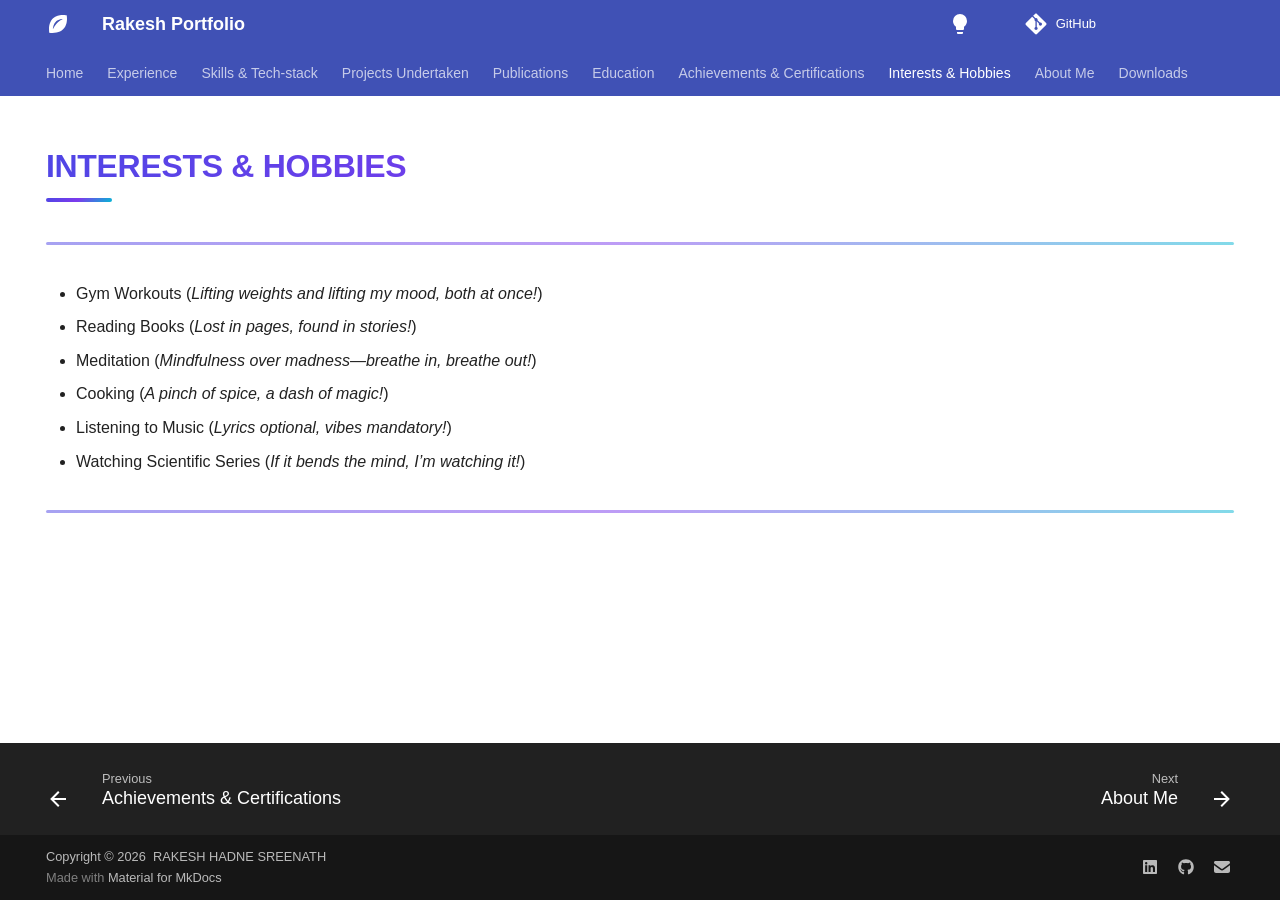
<file: interests/index.html>
<!doctype html>
<html lang="en" class="no-js">
  <head>
    
      <meta charset="utf-8">
      <meta name="viewport" content="width=device-width,initial-scale=1">
      
        <meta name="description" content="Rakesh Hadne Sreenath — AI Engineer | LLM & Agentic Systems | MLOps">
      
      
        <meta name="author" content="Rakesh Hadne Sreenath">
      
      
      
        <link rel="prev" href="../recognition/">
      
      
        <link rel="next" href="../about/">
      
      
        
      
      
      <link rel="icon" href="../images/favicon.png">
      <meta name="generator" content="mkdocs-1.6.1, mkdocs-material-9.7.6">
    
    
      
        <title>Interests & Hobbies - Rakesh Portfolio</title>
      
    
    
      <link rel="stylesheet" href="../assets/stylesheets/main.484c7ddc.min.css">
      
        
        <link rel="stylesheet" href="../assets/stylesheets/palette.ab4e12ef.min.css">
      
      


    
    
      
    
    
      
        
        
        <link rel="preconnect" href="https://fonts.gstatic.com" crossorigin>
        <link rel="stylesheet" href="https://fonts.googleapis.com/css?family=Google+Sans:300,300i,400,400i,700,700i%7CRoboto+Mono:400,400i,700,700i&display=fallback">
        <style>:root{--md-text-font:"Google Sans";--md-code-font:"Roboto Mono"}</style>
      
    
    
      <link rel="stylesheet" href="../stylesheets/extra.css">
    
    <script>__md_scope=new URL("..",location),__md_hash=e=>[...e].reduce(((e,_)=>(e<<5)-e+_.charCodeAt(0)),0),__md_get=(e,_=localStorage,t=__md_scope)=>JSON.parse(_.getItem(t.pathname+"."+e)),__md_set=(e,_,t=localStorage,a=__md_scope)=>{try{t.setItem(a.pathname+"."+e,JSON.stringify(_))}catch(e){}}</script>
    
      

    
    
  </head>
  
  
    
    
      
    
    
    
    
    <body dir="ltr" data-md-color-scheme="default" data-md-color-primary="indigo" data-md-color-accent="deep-purple">
  
    
    <input class="md-toggle" data-md-toggle="drawer" type="checkbox" id="__drawer" autocomplete="off">
    <input class="md-toggle" data-md-toggle="search" type="checkbox" id="__search" autocomplete="off">
    <label class="md-overlay" for="__drawer"></label>
    <div data-md-component="skip">
      
        
        <a href="#interests-hobbies" class="md-skip">
          Skip to content
        </a>
      
    </div>
    <div data-md-component="announce">
      
    </div>
    
    
      

<header class="md-header" data-md-component="header">
  <nav class="md-header__inner md-grid" aria-label="Header">
    <a href=".." title="Rakesh Portfolio" class="md-header__button md-logo" aria-label="Rakesh Portfolio" data-md-component="logo">
      
  
  <svg xmlns="http://www.w3.org/2000/svg" viewBox="0 0 24 24"><path d="M20.7 3.3S19.3 3 17.2 3c-5.5 0-15.6 2.1-14 17.8 1.1.1 2.2.2 3.2.2C24.3 21 20.7 3.3 20.7 3.3M7 17S7 7 17 7c0 0-6 2-10 10"/></svg>

    </a>
    <label class="md-header__button md-icon" for="__drawer">
      
      <svg xmlns="http://www.w3.org/2000/svg" viewBox="0 0 24 24"><path d="M3 6h18v2H3zm0 5h18v2H3zm0 5h18v2H3z"/></svg>
    </label>
    <div class="md-header__title" data-md-component="header-title">
      <div class="md-header__ellipsis">
        <div class="md-header__topic">
          <span class="md-ellipsis">
            Rakesh Portfolio
          </span>
        </div>
        <div class="md-header__topic" data-md-component="header-topic">
          <span class="md-ellipsis">
            
              Interests & Hobbies
            
          </span>
        </div>
      </div>
    </div>
    
      
        <form class="md-header__option" data-md-component="palette">
  
    
    
    
    <input class="md-option" data-md-color-media="(prefers-color-scheme: light)" data-md-color-scheme="default" data-md-color-primary="indigo" data-md-color-accent="deep-purple"  aria-label="Switch to dark mode"  type="radio" name="__palette" id="__palette_0">
    
      <label class="md-header__button md-icon" title="Switch to dark mode" for="__palette_1" hidden>
        <svg xmlns="http://www.w3.org/2000/svg" viewBox="0 0 24 24"><path d="M12 2a7 7 0 0 0-7 7c0 2.38 1.19 4.47 3 5.74V17a1 1 0 0 0 1 1h6a1 1 0 0 0 1-1v-2.26c1.81-1.27 3-3.36 3-5.74a7 7 0 0 0-7-7M9 21a1 1 0 0 0 1 1h4a1 1 0 0 0 1-1v-1H9z"/></svg>
      </label>
    
  
    
    
    
    <input class="md-option" data-md-color-media="(prefers-color-scheme: dark)" data-md-color-scheme="slate" data-md-color-primary="indigo" data-md-color-accent="deep-purple"  aria-label="Switch to light mode"  type="radio" name="__palette" id="__palette_1">
    
      <label class="md-header__button md-icon" title="Switch to light mode" for="__palette_0" hidden>
        <svg xmlns="http://www.w3.org/2000/svg" viewBox="0 0 24 24"><path d="M12 2a7 7 0 0 1 7 7c0 2.38-1.19 4.47-3 5.74V17a1 1 0 0 1-1 1H9a1 1 0 0 1-1-1v-2.26C6.19 13.47 5 11.38 5 9a7 7 0 0 1 7-7M9 21v-1h6v1a1 1 0 0 1-1 1h-4a1 1 0 0 1-1-1m3-17a5 5 0 0 0-5 5c0 2.05 1.23 3.81 3 4.58V16h4v-2.42c1.77-.77 3-2.53 3-4.58a5 5 0 0 0-5-5"/></svg>
      </label>
    
  
</form>
      
    
    
      <script>var palette=__md_get("__palette");if(palette&&palette.color){if("(prefers-color-scheme)"===palette.color.media){var media=matchMedia("(prefers-color-scheme: light)"),input=document.querySelector(media.matches?"[data-md-color-media='(prefers-color-scheme: light)']":"[data-md-color-media='(prefers-color-scheme: dark)']");palette.color.media=input.getAttribute("data-md-color-media"),palette.color.scheme=input.getAttribute("data-md-color-scheme"),palette.color.primary=input.getAttribute("data-md-color-primary"),palette.color.accent=input.getAttribute("data-md-color-accent")}for(var[key,value]of Object.entries(palette.color))document.body.setAttribute("data-md-color-"+key,value)}</script>
    
    
    
    
      <div class="md-header__source">
        <a href="https://github.com/Rakesh-Seenu/resume_mkdocs" title="Go to repository" class="md-source" data-md-component="source">
  <div class="md-source__icon md-icon">
    
    <svg xmlns="http://www.w3.org/2000/svg" viewBox="0 0 448 512"><!--! Font Awesome Free 7.1.0 by @fontawesome - https://fontawesome.com License - https://fontawesome.com/license/free (Icons: CC BY 4.0, Fonts: SIL OFL 1.1, Code: MIT License) Copyright 2025 Fonticons, Inc.--><path d="M439.6 236.1 244 40.5c-5.4-5.5-12.8-8.5-20.4-8.5s-15 3-20.4 8.4L162.5 81l51.5 51.5c27.1-9.1 52.7 16.8 43.4 43.7l49.7 49.7c34.2-11.8 61.2 31 35.5 56.7-26.5 26.5-70.2-2.9-56-37.3L240.3 199v121.9c25.3 12.5 22.3 41.8 9.1 55-6.4 6.4-15.2 10.1-24.3 10.1s-17.8-3.6-24.3-10.1c-17.6-17.6-11.1-46.9 11.2-56v-123c-20.8-8.5-24.6-30.7-18.6-45L142.6 101 8.5 235.1C3 240.6 0 247.9 0 255.5s3 15 8.5 20.4l195.6 195.7c5.4 5.4 12.7 8.4 20.4 8.4s15-3 20.4-8.4l194.7-194.7c5.4-5.4 8.4-12.8 8.4-20.4s-3-15-8.4-20.4"/></svg>
  </div>
  <div class="md-source__repository">
    GitHub
  </div>
</a>
      </div>
    
  </nav>
  
</header>
    
    <div class="md-container" data-md-component="container">
      
      
        
          
            
<nav class="md-tabs" aria-label="Tabs" data-md-component="tabs">
  <div class="md-grid">
    <ul class="md-tabs__list">
      
        
  
  
  
  
    <li class="md-tabs__item">
      <a href=".." class="md-tabs__link">
        
  
  
    
  
  Home

      </a>
    </li>
  

      
        
  
  
  
  
    <li class="md-tabs__item">
      <a href="../experience/" class="md-tabs__link">
        
  
  
    
  
  Experience

      </a>
    </li>
  

      
        
  
  
  
  
    <li class="md-tabs__item">
      <a href="../skills/" class="md-tabs__link">
        
  
  
    
  
  Skills & Tech-stack

      </a>
    </li>
  

      
        
  
  
  
  
    <li class="md-tabs__item">
      <a href="../projects/" class="md-tabs__link">
        
  
  
    
  
  Projects Undertaken

      </a>
    </li>
  

      
        
  
  
  
  
    <li class="md-tabs__item">
      <a href="../publications/" class="md-tabs__link">
        
  
  
    
  
  Publications

      </a>
    </li>
  

      
        
  
  
  
  
    <li class="md-tabs__item">
      <a href="../education/" class="md-tabs__link">
        
  
  
    
  
  Education

      </a>
    </li>
  

      
        
  
  
  
  
    <li class="md-tabs__item">
      <a href="../recognition/" class="md-tabs__link">
        
  
  
    
  
  Achievements & Certifications

      </a>
    </li>
  

      
        
  
  
  
    
  
  
    <li class="md-tabs__item md-tabs__item--active">
      <a href="./" class="md-tabs__link">
        
  
  
    
  
  Interests & Hobbies

      </a>
    </li>
  

      
        
  
  
  
  
    <li class="md-tabs__item">
      <a href="../about/" class="md-tabs__link">
        
  
  
    
  
  About Me

      </a>
    </li>
  

      
        
  
  
  
  
    <li class="md-tabs__item">
      <a href="../download/" class="md-tabs__link">
        
  
  
    
  
  Downloads

      </a>
    </li>
  

      
    </ul>
  </div>
</nav>
          
        
      
      <main class="md-main" data-md-component="main">
        <div class="md-main__inner md-grid">
          
            
              
                
              
              <div class="md-sidebar md-sidebar--primary" data-md-component="sidebar" data-md-type="navigation" hidden>
                <div class="md-sidebar__scrollwrap">
                  <div class="md-sidebar__inner">
                    


  


  

<nav class="md-nav md-nav--primary md-nav--lifted md-nav--integrated" aria-label="Navigation" data-md-level="0">
  <label class="md-nav__title" for="__drawer">
    <a href=".." title="Rakesh Portfolio" class="md-nav__button md-logo" aria-label="Rakesh Portfolio" data-md-component="logo">
      
  
  <svg xmlns="http://www.w3.org/2000/svg" viewBox="0 0 24 24"><path d="M20.7 3.3S19.3 3 17.2 3c-5.5 0-15.6 2.1-14 17.8 1.1.1 2.2.2 3.2.2C24.3 21 20.7 3.3 20.7 3.3M7 17S7 7 17 7c0 0-6 2-10 10"/></svg>

    </a>
    Rakesh Portfolio
  </label>
  
    <div class="md-nav__source">
      <a href="https://github.com/Rakesh-Seenu/resume_mkdocs" title="Go to repository" class="md-source" data-md-component="source">
  <div class="md-source__icon md-icon">
    
    <svg xmlns="http://www.w3.org/2000/svg" viewBox="0 0 448 512"><!--! Font Awesome Free 7.1.0 by @fontawesome - https://fontawesome.com License - https://fontawesome.com/license/free (Icons: CC BY 4.0, Fonts: SIL OFL 1.1, Code: MIT License) Copyright 2025 Fonticons, Inc.--><path d="M439.6 236.1 244 40.5c-5.4-5.5-12.8-8.5-20.4-8.5s-15 3-20.4 8.4L162.5 81l51.5 51.5c27.1-9.1 52.7 16.8 43.4 43.7l49.7 49.7c34.2-11.8 61.2 31 35.5 56.7-26.5 26.5-70.2-2.9-56-37.3L240.3 199v121.9c25.3 12.5 22.3 41.8 9.1 55-6.4 6.4-15.2 10.1-24.3 10.1s-17.8-3.6-24.3-10.1c-17.6-17.6-11.1-46.9 11.2-56v-123c-20.8-8.5-24.6-30.7-18.6-45L142.6 101 8.5 235.1C3 240.6 0 247.9 0 255.5s3 15 8.5 20.4l195.6 195.7c5.4 5.4 12.7 8.4 20.4 8.4s15-3 20.4-8.4l194.7-194.7c5.4-5.4 8.4-12.8 8.4-20.4s-3-15-8.4-20.4"/></svg>
  </div>
  <div class="md-source__repository">
    GitHub
  </div>
</a>
    </div>
  
  <ul class="md-nav__list" data-md-scrollfix>
    
      
      
  
  
  
  
    <li class="md-nav__item">
      <a href=".." class="md-nav__link">
        
  
  
  <span class="md-ellipsis">
    
  
    Home
  

    
  </span>
  
  

      </a>
    </li>
  

    
      
      
  
  
  
  
    <li class="md-nav__item">
      <a href="../experience/" class="md-nav__link">
        
  
  
  <span class="md-ellipsis">
    
  
    Experience
  

    
  </span>
  
  

      </a>
    </li>
  

    
      
      
  
  
  
  
    <li class="md-nav__item">
      <a href="../skills/" class="md-nav__link">
        
  
  
  <span class="md-ellipsis">
    
  
    Skills & Tech-stack
  

    
  </span>
  
  

      </a>
    </li>
  

    
      
      
  
  
  
  
    <li class="md-nav__item">
      <a href="../projects/" class="md-nav__link">
        
  
  
  <span class="md-ellipsis">
    
  
    Projects Undertaken
  

    
  </span>
  
  

      </a>
    </li>
  

    
      
      
  
  
  
  
    <li class="md-nav__item">
      <a href="../publications/" class="md-nav__link">
        
  
  
  <span class="md-ellipsis">
    
  
    Publications
  

    
  </span>
  
  

      </a>
    </li>
  

    
      
      
  
  
  
  
    <li class="md-nav__item">
      <a href="../education/" class="md-nav__link">
        
  
  
  <span class="md-ellipsis">
    
  
    Education
  

    
  </span>
  
  

      </a>
    </li>
  

    
      
      
  
  
  
  
    <li class="md-nav__item">
      <a href="../recognition/" class="md-nav__link">
        
  
  
  <span class="md-ellipsis">
    
  
    Achievements & Certifications
  

    
  </span>
  
  

      </a>
    </li>
  

    
      
      
  
  
    
  
  
  
    <li class="md-nav__item md-nav__item--active">
      
      <input class="md-nav__toggle md-toggle" type="checkbox" id="__toc">
      
      
        
      
      
      <a href="./" class="md-nav__link md-nav__link--active">
        
  
  
  <span class="md-ellipsis">
    
  
    Interests & Hobbies
  

    
  </span>
  
  

      </a>
      
    </li>
  

    
      
      
  
  
  
  
    <li class="md-nav__item">
      <a href="../about/" class="md-nav__link">
        
  
  
  <span class="md-ellipsis">
    
  
    About Me
  

    
  </span>
  
  

      </a>
    </li>
  

    
      
      
  
  
  
  
    <li class="md-nav__item">
      <a href="../download/" class="md-nav__link">
        
  
  
  <span class="md-ellipsis">
    
  
    Downloads
  

    
  </span>
  
  

      </a>
    </li>
  

    
  </ul>
</nav>
                  </div>
                </div>
              </div>
            
            
          
          
            <div class="md-content" data-md-component="content">
              
              <article class="md-content__inner md-typeset">
                
                  
  



  
  


<h1 id="interests-hobbies">INTERESTS &amp; HOBBIES</h1>
<hr />
<ul>
<li>Gym Workouts (<em>Lifting weights and lifting my mood, both at once!</em>)</li>
<li>Reading Books (<em>Lost in pages, found in stories!</em>)</li>
<li>Meditation (<em>Mindfulness over madness—breathe in, breathe out!</em>)</li>
<li>Cooking (<em>A pinch of spice, a dash of magic!</em>)</li>
<li>Listening to Music (<em>Lyrics optional, vibes mandatory!</em>)</li>
<li>Watching Scientific Series (<em>If it bends the mind, I’m watching it!</em>)</li>
</ul>
<hr />
<!-- [ Back to Home](./index.md){ .md-button } -->







  
  




  



                
              </article>
            </div>
          
          
  <script>var tabs=__md_get("__tabs");if(Array.isArray(tabs))e:for(var set of document.querySelectorAll(".tabbed-set")){var labels=set.querySelector(".tabbed-labels");for(var tab of tabs)for(var label of labels.getElementsByTagName("label"))if(label.innerText.trim()===tab){var input=document.getElementById(label.htmlFor);input.checked=!0;continue e}}</script>

<script>var target=document.getElementById(location.hash.slice(1));target&&target.name&&(target.checked=target.name.startsWith("__tabbed_"))</script>
        </div>
        
          <button type="button" class="md-top md-icon" data-md-component="top" hidden>
  
  <svg xmlns="http://www.w3.org/2000/svg" viewBox="0 0 24 24"><path d="M13 20h-2V8l-5.5 5.5-1.42-1.42L12 4.16l7.92 7.92-1.42 1.42L13 8z"/></svg>
  Back to top
</button>
        
      </main>
      
        <footer class="md-footer">
  
    
      
        
      
      <nav class="md-footer__inner md-grid" aria-label="Footer" >
        
          
          <a href="../recognition/" class="md-footer__link md-footer__link--prev" aria-label="Previous: Achievements &amp; Certifications">
            <div class="md-footer__button md-icon">
              
              <svg xmlns="http://www.w3.org/2000/svg" viewBox="0 0 24 24"><path d="M20 11v2H8l5.5 5.5-1.42 1.42L4.16 12l7.92-7.92L13.5 5.5 8 11z"/></svg>
            </div>
            <div class="md-footer__title">
              <span class="md-footer__direction">
                Previous
              </span>
              <div class="md-ellipsis">
                Achievements & Certifications
              </div>
            </div>
          </a>
        
        
          
          <a href="../about/" class="md-footer__link md-footer__link--next" aria-label="Next: About Me">
            <div class="md-footer__title">
              <span class="md-footer__direction">
                Next
              </span>
              <div class="md-ellipsis">
                About Me
              </div>
            </div>
            <div class="md-footer__button md-icon">
              
              <svg xmlns="http://www.w3.org/2000/svg" viewBox="0 0 24 24"><path d="M4 11v2h12l-5.5 5.5 1.42 1.42L19.84 12l-7.92-7.92L10.5 5.5 16 11z"/></svg>
            </div>
          </a>
        
      </nav>
    
  
  <div class="md-footer-meta md-typeset">
    <div class="md-footer-meta__inner md-grid">
      <div class="md-copyright">
  
    <div class="md-copyright__highlight">
      Copyright &copy; 2026 &nbsp;RAKESH HADNE SREENATH
    </div>
  
  
    Made with
    <a href="https://squidfunk.github.io/mkdocs-material/" target="_blank" rel="noopener">
      Material for MkDocs
    </a>
  
</div>
      
        
<div class="md-social">
  
    
    
    
    
    <a href="https://www.linkedin.com/in/rakesh-hs" target="_blank" rel="noopener" title="LinkedIn" class="md-social__link">
      <svg xmlns="http://www.w3.org/2000/svg" viewBox="0 0 448 512"><!--! Font Awesome Free 7.1.0 by @fontawesome - https://fontawesome.com License - https://fontawesome.com/license/free (Icons: CC BY 4.0, Fonts: SIL OFL 1.1, Code: MIT License) Copyright 2025 Fonticons, Inc.--><path d="M416 32H31.9C14.3 32 0 46.5 0 64.3v383.4C0 465.5 14.3 480 31.9 480H416c17.6 0 32-14.5 32-32.3V64.3c0-17.8-14.4-32.3-32-32.3M135.4 416H69V202.2h66.5V416zM102.2 96a38.5 38.5 0 1 1 0 77 38.5 38.5 0 1 1 0-77m282.1 320h-66.4V312c0-24.8-.5-56.7-34.5-56.7-34.6 0-39.9 27-39.9 54.9V416h-66.4V202.2h63.7v29.2h.9c8.9-16.8 30.6-34.5 62.9-34.5 67.2 0 79.7 44.3 79.7 101.9z"/></svg>
    </a>
  
    
    
    
    
    <a href="https://github.com/Rakesh-Seenu" target="_blank" rel="noopener" title="GitHub" class="md-social__link">
      <svg xmlns="http://www.w3.org/2000/svg" viewBox="0 0 512 512"><!--! Font Awesome Free 7.1.0 by @fontawesome - https://fontawesome.com License - https://fontawesome.com/license/free (Icons: CC BY 4.0, Fonts: SIL OFL 1.1, Code: MIT License) Copyright 2025 Fonticons, Inc.--><path d="M173.9 397.4c0 2-2.3 3.6-5.2 3.6-3.3.3-5.6-1.3-5.6-3.6 0-2 2.3-3.6 5.2-3.6 3-.3 5.6 1.3 5.6 3.6m-31.1-4.5c-.7 2 1.3 4.3 4.3 4.9 2.6 1 5.6 0 6.2-2s-1.3-4.3-4.3-5.2c-2.6-.7-5.5.3-6.2 2.3m44.2-1.7c-2.9.7-4.9 2.6-4.6 4.9.3 2 2.9 3.3 5.9 2.6 2.9-.7 4.9-2.6 4.6-4.6-.3-1.9-3-3.2-5.9-2.9M252.8 8C114.1 8 8 113.3 8 252c0 110.9 69.8 205.8 169.5 239.2 12.8 2.3 17.3-5.6 17.3-12.1 0-6.2-.3-40.4-.3-61.4 0 0-70 15-84.7-29.8 0 0-11.4-29.1-27.8-36.6 0 0-22.9-15.7 1.6-15.4 0 0 24.9 2 38.6 25.8 21.9 38.6 58.6 27.5 72.9 20.9 2.3-16 8.8-27.1 16-33.7-55.9-6.2-112.3-14.3-112.3-110.5 0-27.5 7.6-41.3 23.6-58.9-2.6-6.5-11.1-33.3 2.6-67.9 20.9-6.5 69 27 69 27 20-5.6 41.5-8.5 62.8-8.5s42.8 2.9 62.8 8.5c0 0 48.1-33.6 69-27 13.7 34.7 5.2 61.4 2.6 67.9 16 17.7 25.8 31.5 25.8 58.9 0 96.5-58.9 104.2-114.8 110.5 9.2 7.9 17 22.9 17 46.4 0 33.7-.3 75.4-.3 83.6 0 6.5 4.6 14.4 17.3 12.1C436.2 457.8 504 362.9 504 252 504 113.3 391.5 8 252.8 8M105.2 352.9c-1.3 1-1 3.3.7 5.2 1.6 1.6 3.9 2.3 5.2 1 1.3-1 1-3.3-.7-5.2-1.6-1.6-3.9-2.3-5.2-1m-10.8-8.1c-.7 1.3.3 2.9 2.3 3.9 1.6 1 3.6.7 4.3-.7.7-1.3-.3-2.9-2.3-3.9-2-.6-3.6-.3-4.3.7m32.4 35.6c-1.6 1.3-1 4.3 1.3 6.2 2.3 2.3 5.2 2.6 6.5 1 1.3-1.3.7-4.3-1.3-6.2-2.2-2.3-5.2-2.6-6.5-1m-11.4-14.7c-1.6 1-1.6 3.6 0 5.9s4.3 3.3 5.6 2.3c1.6-1.3 1.6-3.9 0-6.2-1.4-2.3-4-3.3-5.6-2"/></svg>
    </a>
  
    
    
    
    
    <a href="mailto:hsrakesh71@gmail.com" target="_blank" rel="noopener" title="Email" class="md-social__link">
      <svg xmlns="http://www.w3.org/2000/svg" viewBox="0 0 512 512"><!--! Font Awesome Free 7.1.0 by @fontawesome - https://fontawesome.com License - https://fontawesome.com/license/free (Icons: CC BY 4.0, Fonts: SIL OFL 1.1, Code: MIT License) Copyright 2025 Fonticons, Inc.--><path d="M48 64C21.5 64 0 85.5 0 112c0 15.1 7.1 29.3 19.2 38.4l208 156a48 48 0 0 0 57.6 0l208-156c12.1-9.1 19.2-23.3 19.2-38.4 0-26.5-21.5-48-48-48zM0 196v188c0 35.3 28.7 64 64 64h384c35.3 0 64-28.7 64-64V196L313.6 344.8c-34.1 25.6-81.1 25.6-115.2 0z"/></svg>
    </a>
  
</div>
      
    </div>
  </div>
</footer>
      
    </div>
    <div class="md-dialog" data-md-component="dialog">
      <div class="md-dialog__inner md-typeset"></div>
    </div>
    
    
    
      
      
      <script id="__config" type="application/json">{"annotate": null, "base": "..", "features": ["navigation.tracking", "navigation.footer", "navigation.instant", "navigation.tabs", "navigation.sections", "navigation.top", "toc.integrate", "content.tabs.link"], "search": "../assets/javascripts/workers/search.2c215733.min.js", "tags": null, "translations": {"clipboard.copied": "Copied to clipboard", "clipboard.copy": "Copy to clipboard", "search.result.more.one": "1 more on this page", "search.result.more.other": "# more on this page", "search.result.none": "No matching documents", "search.result.one": "1 matching document", "search.result.other": "# matching documents", "search.result.placeholder": "Type to start searching", "search.result.term.missing": "Missing", "select.version": "Select version"}, "version": null}</script>
    
    
      <script src="../assets/javascripts/bundle.79ae519e.min.js"></script>
      
    
  </body>
</html>
</file>
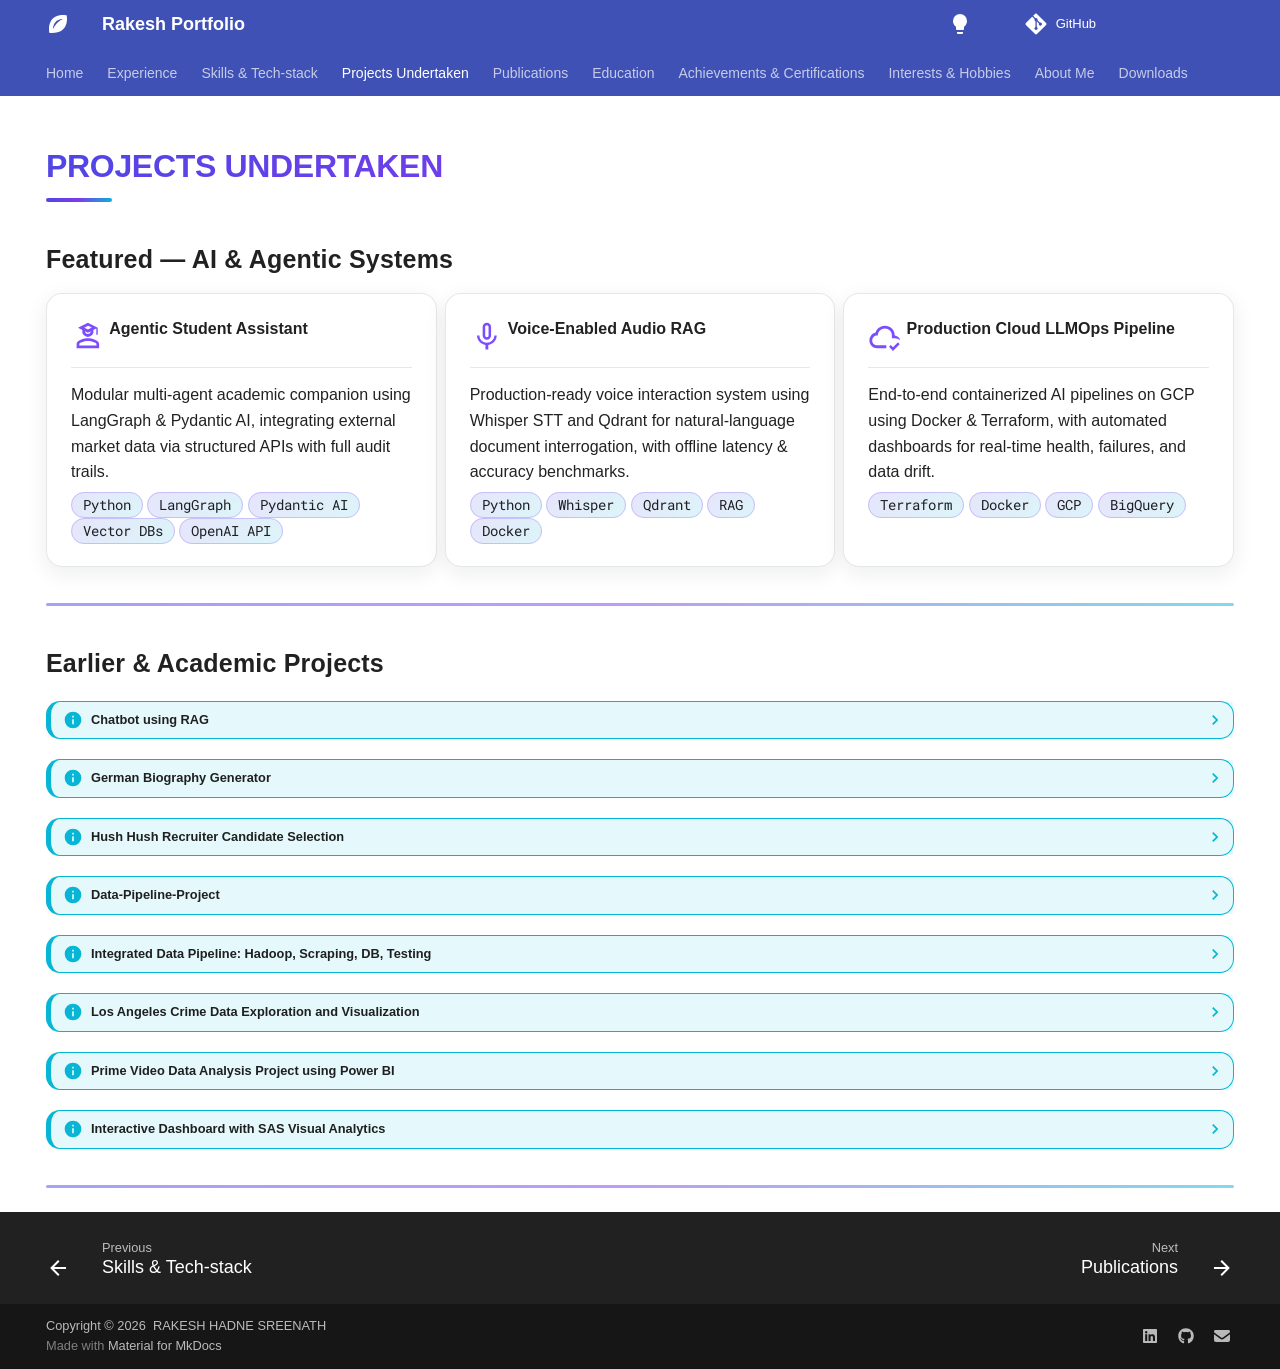
<file: projects/index.html>
<!doctype html>
<html lang="en" class="no-js">
  <head>
    
      <meta charset="utf-8">
      <meta name="viewport" content="width=device-width,initial-scale=1">
      
        <meta name="description" content="Rakesh Hadne Sreenath — AI Engineer | LLM & Agentic Systems | MLOps">
      
      
        <meta name="author" content="Rakesh Hadne Sreenath">
      
      
      
        <link rel="prev" href="../skills/">
      
      
        <link rel="next" href="../publications/">
      
      
        
      
      
      <link rel="icon" href="../images/favicon.png">
      <meta name="generator" content="mkdocs-1.6.1, mkdocs-material-9.7.6">
    
    
      
        <title>Projects Undertaken - Rakesh Portfolio</title>
      
    
    
      <link rel="stylesheet" href="../assets/stylesheets/main.484c7ddc.min.css">
      
        
        <link rel="stylesheet" href="../assets/stylesheets/palette.ab4e12ef.min.css">
      
      


    
    
      
    
    
      
        
        
        <link rel="preconnect" href="https://fonts.gstatic.com" crossorigin>
        <link rel="stylesheet" href="https://fonts.googleapis.com/css?family=Google+Sans:300,300i,400,400i,700,700i%7CRoboto+Mono:400,400i,700,700i&display=fallback">
        <style>:root{--md-text-font:"Google Sans";--md-code-font:"Roboto Mono"}</style>
      
    
    
      <link rel="stylesheet" href="../stylesheets/extra.css">
    
    <script>__md_scope=new URL("..",location),__md_hash=e=>[...e].reduce(((e,_)=>(e<<5)-e+_.charCodeAt(0)),0),__md_get=(e,_=localStorage,t=__md_scope)=>JSON.parse(_.getItem(t.pathname+"."+e)),__md_set=(e,_,t=localStorage,a=__md_scope)=>{try{t.setItem(a.pathname+"."+e,JSON.stringify(_))}catch(e){}}</script>
    
      

    
    
  </head>
  
  
    
    
      
    
    
    
    
    <body dir="ltr" data-md-color-scheme="default" data-md-color-primary="indigo" data-md-color-accent="deep-purple">
  
    
    <input class="md-toggle" data-md-toggle="drawer" type="checkbox" id="__drawer" autocomplete="off">
    <input class="md-toggle" data-md-toggle="search" type="checkbox" id="__search" autocomplete="off">
    <label class="md-overlay" for="__drawer"></label>
    <div data-md-component="skip">
      
        
        <a href="#projects-undertaken" class="md-skip">
          Skip to content
        </a>
      
    </div>
    <div data-md-component="announce">
      
    </div>
    
    
      

<header class="md-header" data-md-component="header">
  <nav class="md-header__inner md-grid" aria-label="Header">
    <a href=".." title="Rakesh Portfolio" class="md-header__button md-logo" aria-label="Rakesh Portfolio" data-md-component="logo">
      
  
  <svg xmlns="http://www.w3.org/2000/svg" viewBox="0 0 24 24"><path d="M20.7 3.3S19.3 3 17.2 3c-5.5 0-15.6 2.1-14 17.8 1.1.1 2.2.2 3.2.2C24.3 21 20.7 3.3 20.7 3.3M7 17S7 7 17 7c0 0-6 2-10 10"/></svg>

    </a>
    <label class="md-header__button md-icon" for="__drawer">
      
      <svg xmlns="http://www.w3.org/2000/svg" viewBox="0 0 24 24"><path d="M3 6h18v2H3zm0 5h18v2H3zm0 5h18v2H3z"/></svg>
    </label>
    <div class="md-header__title" data-md-component="header-title">
      <div class="md-header__ellipsis">
        <div class="md-header__topic">
          <span class="md-ellipsis">
            Rakesh Portfolio
          </span>
        </div>
        <div class="md-header__topic" data-md-component="header-topic">
          <span class="md-ellipsis">
            
              Projects Undertaken
            
          </span>
        </div>
      </div>
    </div>
    
      
        <form class="md-header__option" data-md-component="palette">
  
    
    
    
    <input class="md-option" data-md-color-media="(prefers-color-scheme: light)" data-md-color-scheme="default" data-md-color-primary="indigo" data-md-color-accent="deep-purple"  aria-label="Switch to dark mode"  type="radio" name="__palette" id="__palette_0">
    
      <label class="md-header__button md-icon" title="Switch to dark mode" for="__palette_1" hidden>
        <svg xmlns="http://www.w3.org/2000/svg" viewBox="0 0 24 24"><path d="M12 2a7 7 0 0 0-7 7c0 2.38 1.19 4.47 3 5.74V17a1 1 0 0 0 1 1h6a1 1 0 0 0 1-1v-2.26c1.81-1.27 3-3.36 3-5.74a7 7 0 0 0-7-7M9 21a1 1 0 0 0 1 1h4a1 1 0 0 0 1-1v-1H9z"/></svg>
      </label>
    
  
    
    
    
    <input class="md-option" data-md-color-media="(prefers-color-scheme: dark)" data-md-color-scheme="slate" data-md-color-primary="indigo" data-md-color-accent="deep-purple"  aria-label="Switch to light mode"  type="radio" name="__palette" id="__palette_1">
    
      <label class="md-header__button md-icon" title="Switch to light mode" for="__palette_0" hidden>
        <svg xmlns="http://www.w3.org/2000/svg" viewBox="0 0 24 24"><path d="M12 2a7 7 0 0 1 7 7c0 2.38-1.19 4.47-3 5.74V17a1 1 0 0 1-1 1H9a1 1 0 0 1-1-1v-2.26C6.19 13.47 5 11.38 5 9a7 7 0 0 1 7-7M9 21v-1h6v1a1 1 0 0 1-1 1h-4a1 1 0 0 1-1-1m3-17a5 5 0 0 0-5 5c0 2.05 1.23 3.81 3 4.58V16h4v-2.42c1.77-.77 3-2.53 3-4.58a5 5 0 0 0-5-5"/></svg>
      </label>
    
  
</form>
      
    
    
      <script>var palette=__md_get("__palette");if(palette&&palette.color){if("(prefers-color-scheme)"===palette.color.media){var media=matchMedia("(prefers-color-scheme: light)"),input=document.querySelector(media.matches?"[data-md-color-media='(prefers-color-scheme: light)']":"[data-md-color-media='(prefers-color-scheme: dark)']");palette.color.media=input.getAttribute("data-md-color-media"),palette.color.scheme=input.getAttribute("data-md-color-scheme"),palette.color.primary=input.getAttribute("data-md-color-primary"),palette.color.accent=input.getAttribute("data-md-color-accent")}for(var[key,value]of Object.entries(palette.color))document.body.setAttribute("data-md-color-"+key,value)}</script>
    
    
    
    
      <div class="md-header__source">
        <a href="https://github.com/Rakesh-Seenu/resume_mkdocs" title="Go to repository" class="md-source" data-md-component="source">
  <div class="md-source__icon md-icon">
    
    <svg xmlns="http://www.w3.org/2000/svg" viewBox="0 0 448 512"><!--! Font Awesome Free 7.1.0 by @fontawesome - https://fontawesome.com License - https://fontawesome.com/license/free (Icons: CC BY 4.0, Fonts: SIL OFL 1.1, Code: MIT License) Copyright 2025 Fonticons, Inc.--><path d="M439.6 236.1 244 40.5c-5.4-5.5-12.8-8.5-20.4-8.5s-15 3-20.4 8.4L162.5 81l51.5 51.5c27.1-9.1 52.7 16.8 43.4 43.7l49.7 49.7c34.2-11.8 61.2 31 35.5 56.7-26.5 26.5-70.2-2.9-56-37.3L240.3 199v121.9c25.3 12.5 22.3 41.8 9.1 55-6.4 6.4-15.2 10.1-24.3 10.1s-17.8-3.6-24.3-10.1c-17.6-17.6-11.1-46.9 11.2-56v-123c-20.8-8.5-24.6-30.7-18.6-45L142.6 101 8.5 235.1C3 240.6 0 247.9 0 255.5s3 15 8.5 20.4l195.6 195.7c5.4 5.4 12.7 8.4 20.4 8.4s15-3 20.4-8.4l194.7-194.7c5.4-5.4 8.4-12.8 8.4-20.4s-3-15-8.4-20.4"/></svg>
  </div>
  <div class="md-source__repository">
    GitHub
  </div>
</a>
      </div>
    
  </nav>
  
</header>
    
    <div class="md-container" data-md-component="container">
      
      
        
          
            
<nav class="md-tabs" aria-label="Tabs" data-md-component="tabs">
  <div class="md-grid">
    <ul class="md-tabs__list">
      
        
  
  
  
  
    <li class="md-tabs__item">
      <a href=".." class="md-tabs__link">
        
  
  
    
  
  Home

      </a>
    </li>
  

      
        
  
  
  
  
    <li class="md-tabs__item">
      <a href="../experience/" class="md-tabs__link">
        
  
  
    
  
  Experience

      </a>
    </li>
  

      
        
  
  
  
  
    <li class="md-tabs__item">
      <a href="../skills/" class="md-tabs__link">
        
  
  
    
  
  Skills & Tech-stack

      </a>
    </li>
  

      
        
  
  
  
    
  
  
    <li class="md-tabs__item md-tabs__item--active">
      <a href="./" class="md-tabs__link">
        
  
  
    
  
  Projects Undertaken

      </a>
    </li>
  

      
        
  
  
  
  
    <li class="md-tabs__item">
      <a href="../publications/" class="md-tabs__link">
        
  
  
    
  
  Publications

      </a>
    </li>
  

      
        
  
  
  
  
    <li class="md-tabs__item">
      <a href="../education/" class="md-tabs__link">
        
  
  
    
  
  Education

      </a>
    </li>
  

      
        
  
  
  
  
    <li class="md-tabs__item">
      <a href="../recognition/" class="md-tabs__link">
        
  
  
    
  
  Achievements & Certifications

      </a>
    </li>
  

      
        
  
  
  
  
    <li class="md-tabs__item">
      <a href="../interests/" class="md-tabs__link">
        
  
  
    
  
  Interests & Hobbies

      </a>
    </li>
  

      
        
  
  
  
  
    <li class="md-tabs__item">
      <a href="../about/" class="md-tabs__link">
        
  
  
    
  
  About Me

      </a>
    </li>
  

      
        
  
  
  
  
    <li class="md-tabs__item">
      <a href="../download/" class="md-tabs__link">
        
  
  
    
  
  Downloads

      </a>
    </li>
  

      
    </ul>
  </div>
</nav>
          
        
      
      <main class="md-main" data-md-component="main">
        <div class="md-main__inner md-grid">
          
            
              
                
              
              <div class="md-sidebar md-sidebar--primary" data-md-component="sidebar" data-md-type="navigation" hidden>
                <div class="md-sidebar__scrollwrap">
                  <div class="md-sidebar__inner">
                    


  


  

<nav class="md-nav md-nav--primary md-nav--lifted md-nav--integrated" aria-label="Navigation" data-md-level="0">
  <label class="md-nav__title" for="__drawer">
    <a href=".." title="Rakesh Portfolio" class="md-nav__button md-logo" aria-label="Rakesh Portfolio" data-md-component="logo">
      
  
  <svg xmlns="http://www.w3.org/2000/svg" viewBox="0 0 24 24"><path d="M20.7 3.3S19.3 3 17.2 3c-5.5 0-15.6 2.1-14 17.8 1.1.1 2.2.2 3.2.2C24.3 21 20.7 3.3 20.7 3.3M7 17S7 7 17 7c0 0-6 2-10 10"/></svg>

    </a>
    Rakesh Portfolio
  </label>
  
    <div class="md-nav__source">
      <a href="https://github.com/Rakesh-Seenu/resume_mkdocs" title="Go to repository" class="md-source" data-md-component="source">
  <div class="md-source__icon md-icon">
    
    <svg xmlns="http://www.w3.org/2000/svg" viewBox="0 0 448 512"><!--! Font Awesome Free 7.1.0 by @fontawesome - https://fontawesome.com License - https://fontawesome.com/license/free (Icons: CC BY 4.0, Fonts: SIL OFL 1.1, Code: MIT License) Copyright 2025 Fonticons, Inc.--><path d="M439.6 236.1 244 40.5c-5.4-5.5-12.8-8.5-20.4-8.5s-15 3-20.4 8.4L162.5 81l51.5 51.5c27.1-9.1 52.7 16.8 43.4 43.7l49.7 49.7c34.2-11.8 61.2 31 35.5 56.7-26.5 26.5-70.2-2.9-56-37.3L240.3 199v121.9c25.3 12.5 22.3 41.8 9.1 55-6.4 6.4-15.2 10.1-24.3 10.1s-17.8-3.6-24.3-10.1c-17.6-17.6-11.1-46.9 11.2-56v-123c-20.8-8.5-24.6-30.7-18.6-45L142.6 101 8.5 235.1C3 240.6 0 247.9 0 255.5s3 15 8.5 20.4l195.6 195.7c5.4 5.4 12.7 8.4 20.4 8.4s15-3 20.4-8.4l194.7-194.7c5.4-5.4 8.4-12.8 8.4-20.4s-3-15-8.4-20.4"/></svg>
  </div>
  <div class="md-source__repository">
    GitHub
  </div>
</a>
    </div>
  
  <ul class="md-nav__list" data-md-scrollfix>
    
      
      
  
  
  
  
    <li class="md-nav__item">
      <a href=".." class="md-nav__link">
        
  
  
  <span class="md-ellipsis">
    
  
    Home
  

    
  </span>
  
  

      </a>
    </li>
  

    
      
      
  
  
  
  
    <li class="md-nav__item">
      <a href="../experience/" class="md-nav__link">
        
  
  
  <span class="md-ellipsis">
    
  
    Experience
  

    
  </span>
  
  

      </a>
    </li>
  

    
      
      
  
  
  
  
    <li class="md-nav__item">
      <a href="../skills/" class="md-nav__link">
        
  
  
  <span class="md-ellipsis">
    
  
    Skills & Tech-stack
  

    
  </span>
  
  

      </a>
    </li>
  

    
      
      
  
  
    
  
  
  
    <li class="md-nav__item md-nav__item--active">
      
      <input class="md-nav__toggle md-toggle" type="checkbox" id="__toc">
      
      
        
      
      
        <label class="md-nav__link md-nav__link--active" for="__toc">
          
  
  
  <span class="md-ellipsis">
    
  
    Projects Undertaken
  

    
  </span>
  
  

          <span class="md-nav__icon md-icon"></span>
        </label>
      
      <a href="./" class="md-nav__link md-nav__link--active">
        
  
  
  <span class="md-ellipsis">
    
  
    Projects Undertaken
  

    
  </span>
  
  

      </a>
      
        

<nav class="md-nav md-nav--secondary" aria-label="Table of contents">
  
  
  
    
  
  
    <label class="md-nav__title" for="__toc">
      <span class="md-nav__icon md-icon"></span>
      Table of contents
    </label>
    <ul class="md-nav__list" data-md-component="toc" data-md-scrollfix>
      
        <li class="md-nav__item">
  <a href="#featured-ai-agentic-systems" class="md-nav__link">
    <span class="md-ellipsis">
      
        Featured — AI &amp; Agentic Systems
      
    </span>
  </a>
  
</li>
      
        <li class="md-nav__item">
  <a href="#earlier-academic-projects" class="md-nav__link">
    <span class="md-ellipsis">
      
        Earlier &amp; Academic Projects
      
    </span>
  </a>
  
    <nav class="md-nav" aria-label="Earlier &amp; Academic Projects">
      <ul class="md-nav__list">
        
          <li class="md-nav__item">
  <a href="#project-summary" class="md-nav__link">
    <span class="md-ellipsis">
      
        Project Summary
      
    </span>
  </a>
  
</li>
        
          <li class="md-nav__item">
  <a href="#tech-stack-used" class="md-nav__link">
    <span class="md-ellipsis">
      
        Tech-stack Used
      
    </span>
  </a>
  
</li>
        
          <li class="md-nav__item">
  <a href="#project-summary_1" class="md-nav__link">
    <span class="md-ellipsis">
      
        Project Summary
      
    </span>
  </a>
  
</li>
        
          <li class="md-nav__item">
  <a href="#tech-stack-used_1" class="md-nav__link">
    <span class="md-ellipsis">
      
        Tech-stack Used
      
    </span>
  </a>
  
</li>
        
          <li class="md-nav__item">
  <a href="#project-summary_2" class="md-nav__link">
    <span class="md-ellipsis">
      
        Project Summary
      
    </span>
  </a>
  
</li>
        
          <li class="md-nav__item">
  <a href="#tech-stack-used_2" class="md-nav__link">
    <span class="md-ellipsis">
      
        Tech-stack Used
      
    </span>
  </a>
  
</li>
        
          <li class="md-nav__item">
  <a href="#project-summary_3" class="md-nav__link">
    <span class="md-ellipsis">
      
        Project Summary
      
    </span>
  </a>
  
</li>
        
          <li class="md-nav__item">
  <a href="#tech-stack-used_3" class="md-nav__link">
    <span class="md-ellipsis">
      
        Tech-stack Used
      
    </span>
  </a>
  
</li>
        
          <li class="md-nav__item">
  <a href="#project-summary_4" class="md-nav__link">
    <span class="md-ellipsis">
      
        Project Summary
      
    </span>
  </a>
  
</li>
        
          <li class="md-nav__item">
  <a href="#tech-stack-used_4" class="md-nav__link">
    <span class="md-ellipsis">
      
        Tech-stack Used
      
    </span>
  </a>
  
</li>
        
          <li class="md-nav__item">
  <a href="#project-summary_5" class="md-nav__link">
    <span class="md-ellipsis">
      
        Project Summary
      
    </span>
  </a>
  
</li>
        
          <li class="md-nav__item">
  <a href="#tech-stack-used_5" class="md-nav__link">
    <span class="md-ellipsis">
      
        Tech-stack Used
      
    </span>
  </a>
  
</li>
        
          <li class="md-nav__item">
  <a href="#project-summary_6" class="md-nav__link">
    <span class="md-ellipsis">
      
        Project Summary
      
    </span>
  </a>
  
</li>
        
          <li class="md-nav__item">
  <a href="#tech-stack-used_6" class="md-nav__link">
    <span class="md-ellipsis">
      
        Tech-stack Used
      
    </span>
  </a>
  
</li>
        
          <li class="md-nav__item">
  <a href="#project-summary_7" class="md-nav__link">
    <span class="md-ellipsis">
      
        Project Summary
      
    </span>
  </a>
  
</li>
        
          <li class="md-nav__item">
  <a href="#tech-stack-used_7" class="md-nav__link">
    <span class="md-ellipsis">
      
        Tech-stack Used
      
    </span>
  </a>
  
</li>
        
      </ul>
    </nav>
  
</li>
      
    </ul>
  
</nav>
      
    </li>
  

    
      
      
  
  
  
  
    <li class="md-nav__item">
      <a href="../publications/" class="md-nav__link">
        
  
  
  <span class="md-ellipsis">
    
  
    Publications
  

    
  </span>
  
  

      </a>
    </li>
  

    
      
      
  
  
  
  
    <li class="md-nav__item">
      <a href="../education/" class="md-nav__link">
        
  
  
  <span class="md-ellipsis">
    
  
    Education
  

    
  </span>
  
  

      </a>
    </li>
  

    
      
      
  
  
  
  
    <li class="md-nav__item">
      <a href="../recognition/" class="md-nav__link">
        
  
  
  <span class="md-ellipsis">
    
  
    Achievements & Certifications
  

    
  </span>
  
  

      </a>
    </li>
  

    
      
      
  
  
  
  
    <li class="md-nav__item">
      <a href="../interests/" class="md-nav__link">
        
  
  
  <span class="md-ellipsis">
    
  
    Interests & Hobbies
  

    
  </span>
  
  

      </a>
    </li>
  

    
      
      
  
  
  
  
    <li class="md-nav__item">
      <a href="../about/" class="md-nav__link">
        
  
  
  <span class="md-ellipsis">
    
  
    About Me
  

    
  </span>
  
  

      </a>
    </li>
  

    
      
      
  
  
  
  
    <li class="md-nav__item">
      <a href="../download/" class="md-nav__link">
        
  
  
  <span class="md-ellipsis">
    
  
    Downloads
  

    
  </span>
  
  

      </a>
    </li>
  

    
  </ul>
</nav>
                  </div>
                </div>
              </div>
            
            
          
          
            <div class="md-content" data-md-component="content">
              
              <article class="md-content__inner md-typeset">
                
                  
  



  
  


<h1 id="projects-undertaken">PROJECTS UNDERTAKEN</h1>
<h2 id="featured-ai-agentic-systems">Featured — AI &amp; Agentic Systems</h2>
<div class="grid cards">
<ul>
<li>
<p><span class="twemoji"><svg xmlns="http://www.w3.org/2000/svg" viewBox="0 0 24 24"><path d="M18 10.5V6l-2.11 1.06A3.999 3.999 0 0 1 12 12a4 4 0 0 1-3.89-4.94L5 5.5 12 2l7 3.5v5zM12 9l-2-1c0 1.1.9 2 2 2s2-.9 2-2zm2.75-3.58L12.16 4.1 9.47 5.47l2.6 1.32zM12 13c2.67 0 8 1.33 8 4v3H4v-3c0-2.67 5.33-4 8-4m0 1.9c-3 0-6.1 1.46-6.1 2.1v1.1h12.2V17c0-.64-3.13-2.1-6.1-2.1"/></svg></span> <strong>Agentic Student Assistant</strong></p>
<hr />
<p>Modular multi-agent academic companion using LangGraph &amp; Pydantic AI, integrating external market data via structured APIs with full audit trails.</p>
<p><code>Python</code> <code>LangGraph</code> <code>Pydantic AI</code> <code>Vector DBs</code> <code>OpenAI API</code></p>
</li>
<li>
<p><span class="twemoji"><svg xmlns="http://www.w3.org/2000/svg" viewBox="0 0 24 24"><path d="M17.3 11c0 3-2.54 5.1-5.3 5.1S6.7 14 6.7 11H5c0 3.41 2.72 6.23 6 6.72V21h2v-3.28c3.28-.49 6-3.31 6-6.72m-8.2-6.1c0-.66.54-1.2 1.2-1.2s1.2.54 1.2 1.2l-.01 6.2c0 .66-.53 1.2-1.19 1.2s-1.2-.54-1.2-1.2M12 14a3 3 0 0 0 3-3V5a3 3 0 0 0-3-3 3 3 0 0 0-3 3v6a3 3 0 0 0 3 3"/></svg></span> <strong>Voice-Enabled Audio RAG</strong></p>
<hr />
<p>Production-ready voice interaction system using Whisper STT and Qdrant for natural-language document interrogation, with offline latency &amp; accuracy benchmarks.</p>
<p><code>Python</code> <code>Whisper</code> <code>Qdrant</code> <code>RAG</code> <code>Docker</code></p>
</li>
<li>
<p><span class="twemoji"><svg xmlns="http://www.w3.org/2000/svg" viewBox="0 0 24 24"><path d="M13 19c0 .34.04.67.09 1H6.5c-1.5 0-2.81-.5-3.89-1.57C1.54 17.38 1 16.09 1 14.58q0-1.95 1.17-3.48C3.34 9.57 4 9.43 5.25 9.15c.42-1.53 1.25-2.77 2.5-3.72S10.42 4 12 4c1.95 0 3.6.68 4.96 2.04S19 9.05 19 11c1.15.13 2.1.63 2.86 1.5.51.57.84 1.21 1 1.92A5.9 5.9 0 0 0 19 13h-2v-2c0-1.38-.5-2.56-1.46-3.54C14.56 6.5 13.38 6 12 6s-2.56.5-3.54 1.46C7.5 8.44 7 9.62 7 11h-.5c-.97 0-1.79.34-2.47 1.03-.69.68-1.03 1.5-1.03 2.47s.34 1.79 1.03 2.5c.68.66 1.5 1 2.47 1h6.59c-.05.33-.09.66-.09 1m4.75.43-1.59-1.59L15 19l2.75 3 4.75-4.75-1.16-1.41z"/></svg></span> <strong>Production Cloud LLMOps Pipeline</strong></p>
<hr />
<p>End-to-end containerized AI pipelines on GCP using Docker &amp; Terraform, with automated dashboards for real-time health, failures, and data drift.</p>
<p><code>Terraform</code> <code>Docker</code> <code>GCP</code> <code>BigQuery</code></p>
</li>
</ul>
</div>
<hr />
<h2 id="earlier-academic-projects">Earlier &amp; Academic Projects</h2>
<details class="info">
<summary>Chatbot using RAG</summary>
<h3 id="project-summary">Project Summary</h3>
<p>Retrieval-Augmented Generation (RAG) model-based chatbot application. The chatbot uses LLAMA3 to help
students answer queries by orchestrating a flow through various modules and displaying the results.</p>
<h3 id="tech-stack-used">Tech-stack Used</h3>
<p>LangChain, Python</p>
</details>
<details class="info">
<summary>German Biography Generator</summary>
<h3 id="project-summary_1">Project Summary</h3>
<p>Developed a summarization tool using a large language model (LLM) to generate concise German biographies by
processing text in chunks, refining coherence, and removing redundancies. The tool efficiently reads and summarizes Word,
CSV, and PDF documents, with robust exception handling to ensure clear, focused outputs.</p>
<h3 id="tech-stack-used_1">Tech-stack Used</h3>
<p>NumPy, Pandas, Flask, API, NLP</p>
</details>
<details class="info">
<summary>Hush Hush Recruiter Candidate Selection</summary>
<h3 id="project-summary_2">Project Summary</h3>
<p>Led project team at Hush Hush Recruiter in defining goals, extracting GitHub data via APIs, applying K-means
clustering for candidate filtering, integrating SQLite for profile storage, and implementing automated email functionality for
streamlined communication with chosen candidates.</p>
<h3 id="tech-stack-used_2">Tech-stack Used</h3>
<p>Scikit-learn, NumPy, Pandas, SQLite, Vercel</p>
</details>
<details class="info">
<summary>Data-Pipeline-Project</summary>
<h3 id="project-summary_3">Project Summary</h3>
<p>The project involves constructing a data pipeline with Python scripts and Docker, encompassing data fetching,
processing, and storage in Google Big Query, along with visualization in Tableau, leveraging Docker for portability, Google
Cloud SDK for integration, and Python for scripting, with detailed instructions provided for setup and usage.</p>
<h3 id="tech-stack-used_3">Tech-stack Used</h3>
<p>Docker, MySQL, Google Big Query, Google Cloud SDK, Tableau</p>
</details>
<details class="info">
<summary>Integrated Data Pipeline: Hadoop, Scraping, DB, Testing</summary>
<h3 id="project-summary_4">Project Summary</h3>
<p>Developed a data scraping solution for an anime-related website to efficiently collect and process data for analysis
and reporting purposes.</p>
<ul>
<li>Roles and Responsibilities:
  Led the implementation of a comprehensive data scraping solution, orchestrated the setup of a scalable Hadoop
  ecosystem, managed infrastructure using Docker and VirtualBox, and oversaw data transfer from HDFS to SQLite
  for analysis.</li>
</ul>
<h3 id="tech-stack-used_4">Tech-stack Used</h3>
<p>Docker, Hadoop, Py-spark, Scrapy, MySQL and GCP</p>
</details>
<details class="info">
<summary>Los Angeles Crime Data Exploration and Visualization</summary>
<h3 id="project-summary_5">Project Summary</h3>
<p>Cleaned and visualized a complex crime dataset using Tableau Prep and Tableau Desktop, facilitating better decision
making through reliable insights.</p>
<h3 id="tech-stack-used_5">Tech-stack Used</h3>
<p>Tableau Prep, Trifacta Data Prep, GCP Big Query, Data Profiling, Data Cleaning</p>
</details>
<details class="info">
<summary>Prime Video Data Analysis Project using Power BI</summary>
<h3 id="project-summary_6">Project Summary</h3>
<p>Developed an interactive Power BI dashboard for analyzing Prime Video content, enabling data-driven decision
making for production strategies by providing clear insights into library composition and trends, thereby enhancing content
selection and audience engagement.</p>
<h3 id="tech-stack-used_6">Tech-stack Used</h3>
<p>Power BI, Data Profiling, Data Cleaning</p>
</details>
<details class="info">
<summary>Interactive Dashboard with SAS Visual Analytics</summary>
<h3 id="project-summary_7">Project Summary</h3>
<p>Created an interactive dashboard for visualizing and analyzing a dataset containing information about German
companies.</p>
<h3 id="tech-stack-used_7">Tech-stack Used</h3>
<p>SAS Visual Analytics, Data Cleaning and Analysis Techniques</p>
</details>
<hr />







  
  




  



                
              </article>
            </div>
          
          
  <script>var tabs=__md_get("__tabs");if(Array.isArray(tabs))e:for(var set of document.querySelectorAll(".tabbed-set")){var labels=set.querySelector(".tabbed-labels");for(var tab of tabs)for(var label of labels.getElementsByTagName("label"))if(label.innerText.trim()===tab){var input=document.getElementById(label.htmlFor);input.checked=!0;continue e}}</script>

<script>var target=document.getElementById(location.hash.slice(1));target&&target.name&&(target.checked=target.name.startsWith("__tabbed_"))</script>
        </div>
        
          <button type="button" class="md-top md-icon" data-md-component="top" hidden>
  
  <svg xmlns="http://www.w3.org/2000/svg" viewBox="0 0 24 24"><path d="M13 20h-2V8l-5.5 5.5-1.42-1.42L12 4.16l7.92 7.92-1.42 1.42L13 8z"/></svg>
  Back to top
</button>
        
      </main>
      
        <footer class="md-footer">
  
    
      
        
      
      <nav class="md-footer__inner md-grid" aria-label="Footer" >
        
          
          <a href="../skills/" class="md-footer__link md-footer__link--prev" aria-label="Previous: Skills &amp; Tech-stack">
            <div class="md-footer__button md-icon">
              
              <svg xmlns="http://www.w3.org/2000/svg" viewBox="0 0 24 24"><path d="M20 11v2H8l5.5 5.5-1.42 1.42L4.16 12l7.92-7.92L13.5 5.5 8 11z"/></svg>
            </div>
            <div class="md-footer__title">
              <span class="md-footer__direction">
                Previous
              </span>
              <div class="md-ellipsis">
                Skills & Tech-stack
              </div>
            </div>
          </a>
        
        
          
          <a href="../publications/" class="md-footer__link md-footer__link--next" aria-label="Next: Publications">
            <div class="md-footer__title">
              <span class="md-footer__direction">
                Next
              </span>
              <div class="md-ellipsis">
                Publications
              </div>
            </div>
            <div class="md-footer__button md-icon">
              
              <svg xmlns="http://www.w3.org/2000/svg" viewBox="0 0 24 24"><path d="M4 11v2h12l-5.5 5.5 1.42 1.42L19.84 12l-7.92-7.92L10.5 5.5 16 11z"/></svg>
            </div>
          </a>
        
      </nav>
    
  
  <div class="md-footer-meta md-typeset">
    <div class="md-footer-meta__inner md-grid">
      <div class="md-copyright">
  
    <div class="md-copyright__highlight">
      Copyright &copy; 2026 &nbsp;RAKESH HADNE SREENATH
    </div>
  
  
    Made with
    <a href="https://squidfunk.github.io/mkdocs-material/" target="_blank" rel="noopener">
      Material for MkDocs
    </a>
  
</div>
      
        
<div class="md-social">
  
    
    
    
    
    <a href="https://www.linkedin.com/in/rakesh-hs" target="_blank" rel="noopener" title="LinkedIn" class="md-social__link">
      <svg xmlns="http://www.w3.org/2000/svg" viewBox="0 0 448 512"><!--! Font Awesome Free 7.1.0 by @fontawesome - https://fontawesome.com License - https://fontawesome.com/license/free (Icons: CC BY 4.0, Fonts: SIL OFL 1.1, Code: MIT License) Copyright 2025 Fonticons, Inc.--><path d="M416 32H31.9C14.3 32 0 46.5 0 64.3v383.4C0 465.5 14.3 480 31.9 480H416c17.6 0 32-14.5 32-32.3V64.3c0-17.8-14.4-32.3-32-32.3M135.4 416H69V202.2h66.5V416zM102.2 96a38.5 38.5 0 1 1 0 77 38.5 38.5 0 1 1 0-77m282.1 320h-66.4V312c0-24.8-.5-56.7-34.5-56.7-34.6 0-39.9 27-39.9 54.9V416h-66.4V202.2h63.7v29.2h.9c8.9-16.8 30.6-34.5 62.9-34.5 67.2 0 79.7 44.3 79.7 101.9z"/></svg>
    </a>
  
    
    
    
    
    <a href="https://github.com/Rakesh-Seenu" target="_blank" rel="noopener" title="GitHub" class="md-social__link">
      <svg xmlns="http://www.w3.org/2000/svg" viewBox="0 0 512 512"><!--! Font Awesome Free 7.1.0 by @fontawesome - https://fontawesome.com License - https://fontawesome.com/license/free (Icons: CC BY 4.0, Fonts: SIL OFL 1.1, Code: MIT License) Copyright 2025 Fonticons, Inc.--><path d="M173.9 397.4c0 2-2.3 3.6-5.2 3.6-3.3.3-5.6-1.3-5.6-3.6 0-2 2.3-3.6 5.2-3.6 3-.3 5.6 1.3 5.6 3.6m-31.1-4.5c-.7 2 1.3 4.3 4.3 4.9 2.6 1 5.6 0 6.2-2s-1.3-4.3-4.3-5.2c-2.6-.7-5.5.3-6.2 2.3m44.2-1.7c-2.9.7-4.9 2.6-4.6 4.9.3 2 2.9 3.3 5.9 2.6 2.9-.7 4.9-2.6 4.6-4.6-.3-1.9-3-3.2-5.9-2.9M252.8 8C114.1 8 8 113.3 8 252c0 110.9 69.8 205.8 169.5 239.2 12.8 2.3 17.3-5.6 17.3-12.1 0-6.2-.3-40.4-.3-61.4 0 0-70 15-84.7-29.8 0 0-11.4-29.1-27.8-36.6 0 0-22.9-15.7 1.6-15.4 0 0 24.9 2 38.6 25.8 21.9 38.6 58.6 27.5 72.9 20.9 2.3-16 8.8-27.1 16-33.7-55.9-6.2-112.3-14.3-112.3-110.5 0-27.5 7.6-41.3 23.6-58.9-2.6-6.5-11.1-33.3 2.6-67.9 20.9-6.5 69 27 69 27 20-5.6 41.5-8.5 62.8-8.5s42.8 2.9 62.8 8.5c0 0 48.1-33.6 69-27 13.7 34.7 5.2 61.4 2.6 67.9 16 17.7 25.8 31.5 25.8 58.9 0 96.5-58.9 104.2-114.8 110.5 9.2 7.9 17 22.9 17 46.4 0 33.7-.3 75.4-.3 83.6 0 6.5 4.6 14.4 17.3 12.1C436.2 457.8 504 362.9 504 252 504 113.3 391.5 8 252.8 8M105.2 352.9c-1.3 1-1 3.3.7 5.2 1.6 1.6 3.9 2.3 5.2 1 1.3-1 1-3.3-.7-5.2-1.6-1.6-3.9-2.3-5.2-1m-10.8-8.1c-.7 1.3.3 2.9 2.3 3.9 1.6 1 3.6.7 4.3-.7.7-1.3-.3-2.9-2.3-3.9-2-.6-3.6-.3-4.3.7m32.4 35.6c-1.6 1.3-1 4.3 1.3 6.2 2.3 2.3 5.2 2.6 6.5 1 1.3-1.3.7-4.3-1.3-6.2-2.2-2.3-5.2-2.6-6.5-1m-11.4-14.7c-1.6 1-1.6 3.6 0 5.9s4.3 3.3 5.6 2.3c1.6-1.3 1.6-3.9 0-6.2-1.4-2.3-4-3.3-5.6-2"/></svg>
    </a>
  
    
    
    
    
    <a href="mailto:hsrakesh71@gmail.com" target="_blank" rel="noopener" title="Email" class="md-social__link">
      <svg xmlns="http://www.w3.org/2000/svg" viewBox="0 0 512 512"><!--! Font Awesome Free 7.1.0 by @fontawesome - https://fontawesome.com License - https://fontawesome.com/license/free (Icons: CC BY 4.0, Fonts: SIL OFL 1.1, Code: MIT License) Copyright 2025 Fonticons, Inc.--><path d="M48 64C21.5 64 0 85.5 0 112c0 15.1 7.1 29.3 19.2 38.4l208 156a48 48 0 0 0 57.6 0l208-156c12.1-9.1 19.2-23.3 19.2-38.4 0-26.5-21.5-48-48-48zM0 196v188c0 35.3 28.7 64 64 64h384c35.3 0 64-28.7 64-64V196L313.6 344.8c-34.1 25.6-81.1 25.6-115.2 0z"/></svg>
    </a>
  
</div>
      
    </div>
  </div>
</footer>
      
    </div>
    <div class="md-dialog" data-md-component="dialog">
      <div class="md-dialog__inner md-typeset"></div>
    </div>
    
    
    
      
      
      <script id="__config" type="application/json">{"annotate": null, "base": "..", "features": ["navigation.tracking", "navigation.footer", "navigation.instant", "navigation.tabs", "navigation.sections", "navigation.top", "toc.integrate", "content.tabs.link"], "search": "../assets/javascripts/workers/search.2c215733.min.js", "tags": null, "translations": {"clipboard.copied": "Copied to clipboard", "clipboard.copy": "Copy to clipboard", "search.result.more.one": "1 more on this page", "search.result.more.other": "# more on this page", "search.result.none": "No matching documents", "search.result.one": "1 matching document", "search.result.other": "# matching documents", "search.result.placeholder": "Type to start searching", "search.result.term.missing": "Missing", "select.version": "Select version"}, "version": null}</script>
    
    
      <script src="../assets/javascripts/bundle.79ae519e.min.js"></script>
      
    
  </body>
</html>
</file>
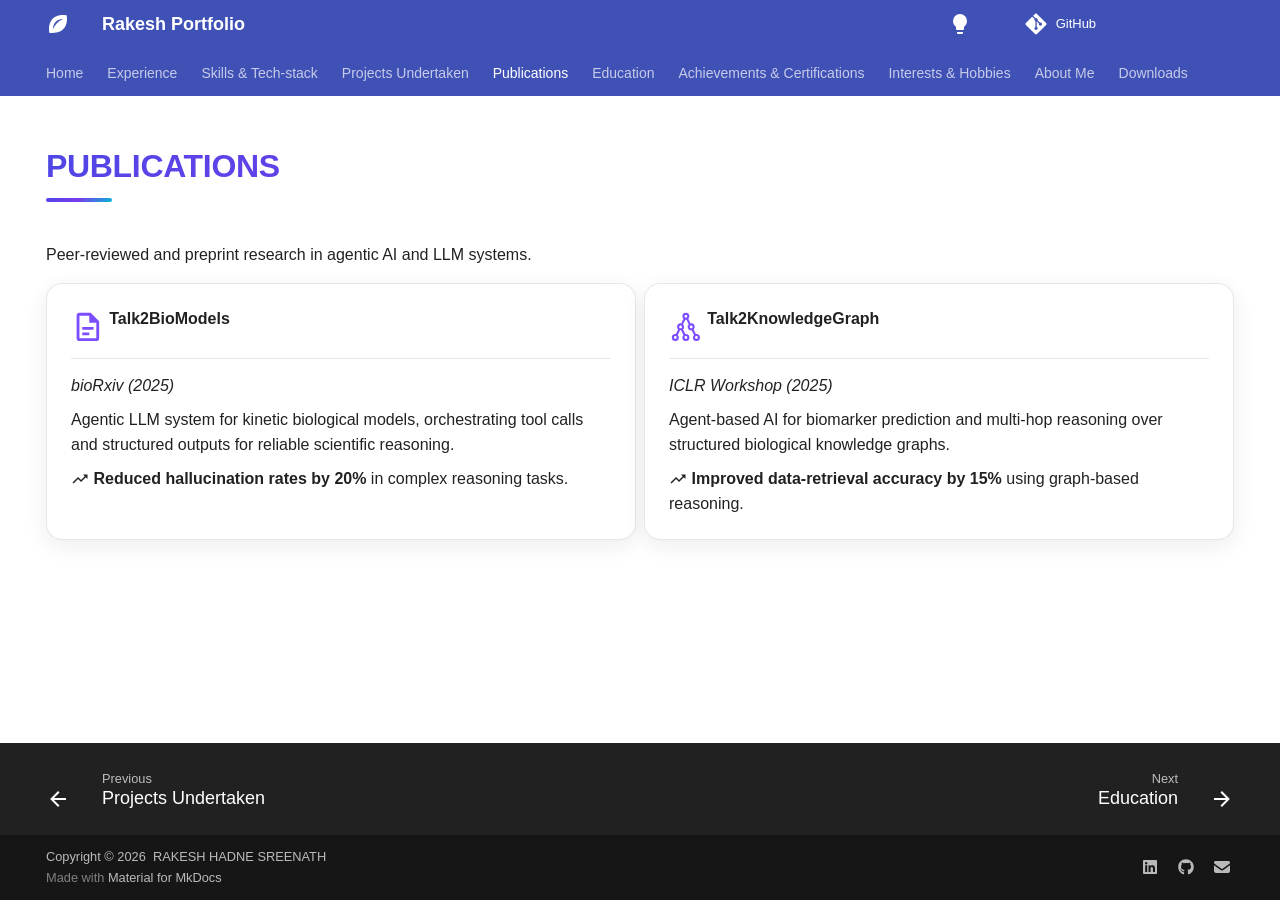
<file: publications/index.html>
<!doctype html>
<html lang="en" class="no-js">
  <head>
    
      <meta charset="utf-8">
      <meta name="viewport" content="width=device-width,initial-scale=1">
      
        <meta name="description" content="Rakesh Hadne Sreenath — AI Engineer | LLM & Agentic Systems | MLOps">
      
      
        <meta name="author" content="Rakesh Hadne Sreenath">
      
      
      
        <link rel="prev" href="../projects/">
      
      
        <link rel="next" href="../education/">
      
      
        
      
      
      <link rel="icon" href="../images/favicon.png">
      <meta name="generator" content="mkdocs-1.6.1, mkdocs-material-9.7.6">
    
    
      
        <title>Publications - Rakesh Portfolio</title>
      
    
    
      <link rel="stylesheet" href="../assets/stylesheets/main.484c7ddc.min.css">
      
        
        <link rel="stylesheet" href="../assets/stylesheets/palette.ab4e12ef.min.css">
      
      


    
    
      
    
    
      
        
        
        <link rel="preconnect" href="https://fonts.gstatic.com" crossorigin>
        <link rel="stylesheet" href="https://fonts.googleapis.com/css?family=Google+Sans:300,300i,400,400i,700,700i%7CRoboto+Mono:400,400i,700,700i&display=fallback">
        <style>:root{--md-text-font:"Google Sans";--md-code-font:"Roboto Mono"}</style>
      
    
    
      <link rel="stylesheet" href="../stylesheets/extra.css">
    
    <script>__md_scope=new URL("..",location),__md_hash=e=>[...e].reduce(((e,_)=>(e<<5)-e+_.charCodeAt(0)),0),__md_get=(e,_=localStorage,t=__md_scope)=>JSON.parse(_.getItem(t.pathname+"."+e)),__md_set=(e,_,t=localStorage,a=__md_scope)=>{try{t.setItem(a.pathname+"."+e,JSON.stringify(_))}catch(e){}}</script>
    
      

    
    
  </head>
  
  
    
    
      
    
    
    
    
    <body dir="ltr" data-md-color-scheme="default" data-md-color-primary="indigo" data-md-color-accent="deep-purple">
  
    
    <input class="md-toggle" data-md-toggle="drawer" type="checkbox" id="__drawer" autocomplete="off">
    <input class="md-toggle" data-md-toggle="search" type="checkbox" id="__search" autocomplete="off">
    <label class="md-overlay" for="__drawer"></label>
    <div data-md-component="skip">
      
        
        <a href="#publications" class="md-skip">
          Skip to content
        </a>
      
    </div>
    <div data-md-component="announce">
      
    </div>
    
    
      

<header class="md-header" data-md-component="header">
  <nav class="md-header__inner md-grid" aria-label="Header">
    <a href=".." title="Rakesh Portfolio" class="md-header__button md-logo" aria-label="Rakesh Portfolio" data-md-component="logo">
      
  
  <svg xmlns="http://www.w3.org/2000/svg" viewBox="0 0 24 24"><path d="M20.7 3.3S19.3 3 17.2 3c-5.5 0-15.6 2.1-14 17.8 1.1.1 2.2.2 3.2.2C24.3 21 20.7 3.3 20.7 3.3M7 17S7 7 17 7c0 0-6 2-10 10"/></svg>

    </a>
    <label class="md-header__button md-icon" for="__drawer">
      
      <svg xmlns="http://www.w3.org/2000/svg" viewBox="0 0 24 24"><path d="M3 6h18v2H3zm0 5h18v2H3zm0 5h18v2H3z"/></svg>
    </label>
    <div class="md-header__title" data-md-component="header-title">
      <div class="md-header__ellipsis">
        <div class="md-header__topic">
          <span class="md-ellipsis">
            Rakesh Portfolio
          </span>
        </div>
        <div class="md-header__topic" data-md-component="header-topic">
          <span class="md-ellipsis">
            
              Publications
            
          </span>
        </div>
      </div>
    </div>
    
      
        <form class="md-header__option" data-md-component="palette">
  
    
    
    
    <input class="md-option" data-md-color-media="(prefers-color-scheme: light)" data-md-color-scheme="default" data-md-color-primary="indigo" data-md-color-accent="deep-purple"  aria-label="Switch to dark mode"  type="radio" name="__palette" id="__palette_0">
    
      <label class="md-header__button md-icon" title="Switch to dark mode" for="__palette_1" hidden>
        <svg xmlns="http://www.w3.org/2000/svg" viewBox="0 0 24 24"><path d="M12 2a7 7 0 0 0-7 7c0 2.38 1.19 4.47 3 5.74V17a1 1 0 0 0 1 1h6a1 1 0 0 0 1-1v-2.26c1.81-1.27 3-3.36 3-5.74a7 7 0 0 0-7-7M9 21a1 1 0 0 0 1 1h4a1 1 0 0 0 1-1v-1H9z"/></svg>
      </label>
    
  
    
    
    
    <input class="md-option" data-md-color-media="(prefers-color-scheme: dark)" data-md-color-scheme="slate" data-md-color-primary="indigo" data-md-color-accent="deep-purple"  aria-label="Switch to light mode"  type="radio" name="__palette" id="__palette_1">
    
      <label class="md-header__button md-icon" title="Switch to light mode" for="__palette_0" hidden>
        <svg xmlns="http://www.w3.org/2000/svg" viewBox="0 0 24 24"><path d="M12 2a7 7 0 0 1 7 7c0 2.38-1.19 4.47-3 5.74V17a1 1 0 0 1-1 1H9a1 1 0 0 1-1-1v-2.26C6.19 13.47 5 11.38 5 9a7 7 0 0 1 7-7M9 21v-1h6v1a1 1 0 0 1-1 1h-4a1 1 0 0 1-1-1m3-17a5 5 0 0 0-5 5c0 2.05 1.23 3.81 3 4.58V16h4v-2.42c1.77-.77 3-2.53 3-4.58a5 5 0 0 0-5-5"/></svg>
      </label>
    
  
</form>
      
    
    
      <script>var palette=__md_get("__palette");if(palette&&palette.color){if("(prefers-color-scheme)"===palette.color.media){var media=matchMedia("(prefers-color-scheme: light)"),input=document.querySelector(media.matches?"[data-md-color-media='(prefers-color-scheme: light)']":"[data-md-color-media='(prefers-color-scheme: dark)']");palette.color.media=input.getAttribute("data-md-color-media"),palette.color.scheme=input.getAttribute("data-md-color-scheme"),palette.color.primary=input.getAttribute("data-md-color-primary"),palette.color.accent=input.getAttribute("data-md-color-accent")}for(var[key,value]of Object.entries(palette.color))document.body.setAttribute("data-md-color-"+key,value)}</script>
    
    
    
    
      <div class="md-header__source">
        <a href="https://github.com/Rakesh-Seenu/resume_mkdocs" title="Go to repository" class="md-source" data-md-component="source">
  <div class="md-source__icon md-icon">
    
    <svg xmlns="http://www.w3.org/2000/svg" viewBox="0 0 448 512"><!--! Font Awesome Free 7.1.0 by @fontawesome - https://fontawesome.com License - https://fontawesome.com/license/free (Icons: CC BY 4.0, Fonts: SIL OFL 1.1, Code: MIT License) Copyright 2025 Fonticons, Inc.--><path d="M439.6 236.1 244 40.5c-5.4-5.5-12.8-8.5-20.4-8.5s-15 3-20.4 8.4L162.5 81l51.5 51.5c27.1-9.1 52.7 16.8 43.4 43.7l49.7 49.7c34.2-11.8 61.2 31 35.5 56.7-26.5 26.5-70.2-2.9-56-37.3L240.3 199v121.9c25.3 12.5 22.3 41.8 9.1 55-6.4 6.4-15.2 10.1-24.3 10.1s-17.8-3.6-24.3-10.1c-17.6-17.6-11.1-46.9 11.2-56v-123c-20.8-8.5-24.6-30.7-18.6-45L142.6 101 8.5 235.1C3 240.6 0 247.9 0 255.5s3 15 8.5 20.4l195.6 195.7c5.4 5.4 12.7 8.4 20.4 8.4s15-3 20.4-8.4l194.7-194.7c5.4-5.4 8.4-12.8 8.4-20.4s-3-15-8.4-20.4"/></svg>
  </div>
  <div class="md-source__repository">
    GitHub
  </div>
</a>
      </div>
    
  </nav>
  
</header>
    
    <div class="md-container" data-md-component="container">
      
      
        
          
            
<nav class="md-tabs" aria-label="Tabs" data-md-component="tabs">
  <div class="md-grid">
    <ul class="md-tabs__list">
      
        
  
  
  
  
    <li class="md-tabs__item">
      <a href=".." class="md-tabs__link">
        
  
  
    
  
  Home

      </a>
    </li>
  

      
        
  
  
  
  
    <li class="md-tabs__item">
      <a href="../experience/" class="md-tabs__link">
        
  
  
    
  
  Experience

      </a>
    </li>
  

      
        
  
  
  
  
    <li class="md-tabs__item">
      <a href="../skills/" class="md-tabs__link">
        
  
  
    
  
  Skills & Tech-stack

      </a>
    </li>
  

      
        
  
  
  
  
    <li class="md-tabs__item">
      <a href="../projects/" class="md-tabs__link">
        
  
  
    
  
  Projects Undertaken

      </a>
    </li>
  

      
        
  
  
  
    
  
  
    <li class="md-tabs__item md-tabs__item--active">
      <a href="./" class="md-tabs__link">
        
  
  
    
  
  Publications

      </a>
    </li>
  

      
        
  
  
  
  
    <li class="md-tabs__item">
      <a href="../education/" class="md-tabs__link">
        
  
  
    
  
  Education

      </a>
    </li>
  

      
        
  
  
  
  
    <li class="md-tabs__item">
      <a href="../recognition/" class="md-tabs__link">
        
  
  
    
  
  Achievements & Certifications

      </a>
    </li>
  

      
        
  
  
  
  
    <li class="md-tabs__item">
      <a href="../interests/" class="md-tabs__link">
        
  
  
    
  
  Interests & Hobbies

      </a>
    </li>
  

      
        
  
  
  
  
    <li class="md-tabs__item">
      <a href="../about/" class="md-tabs__link">
        
  
  
    
  
  About Me

      </a>
    </li>
  

      
        
  
  
  
  
    <li class="md-tabs__item">
      <a href="../download/" class="md-tabs__link">
        
  
  
    
  
  Downloads

      </a>
    </li>
  

      
    </ul>
  </div>
</nav>
          
        
      
      <main class="md-main" data-md-component="main">
        <div class="md-main__inner md-grid">
          
            
              
                
              
              <div class="md-sidebar md-sidebar--primary" data-md-component="sidebar" data-md-type="navigation" hidden>
                <div class="md-sidebar__scrollwrap">
                  <div class="md-sidebar__inner">
                    


  


  

<nav class="md-nav md-nav--primary md-nav--lifted md-nav--integrated" aria-label="Navigation" data-md-level="0">
  <label class="md-nav__title" for="__drawer">
    <a href=".." title="Rakesh Portfolio" class="md-nav__button md-logo" aria-label="Rakesh Portfolio" data-md-component="logo">
      
  
  <svg xmlns="http://www.w3.org/2000/svg" viewBox="0 0 24 24"><path d="M20.7 3.3S19.3 3 17.2 3c-5.5 0-15.6 2.1-14 17.8 1.1.1 2.2.2 3.2.2C24.3 21 20.7 3.3 20.7 3.3M7 17S7 7 17 7c0 0-6 2-10 10"/></svg>

    </a>
    Rakesh Portfolio
  </label>
  
    <div class="md-nav__source">
      <a href="https://github.com/Rakesh-Seenu/resume_mkdocs" title="Go to repository" class="md-source" data-md-component="source">
  <div class="md-source__icon md-icon">
    
    <svg xmlns="http://www.w3.org/2000/svg" viewBox="0 0 448 512"><!--! Font Awesome Free 7.1.0 by @fontawesome - https://fontawesome.com License - https://fontawesome.com/license/free (Icons: CC BY 4.0, Fonts: SIL OFL 1.1, Code: MIT License) Copyright 2025 Fonticons, Inc.--><path d="M439.6 236.1 244 40.5c-5.4-5.5-12.8-8.5-20.4-8.5s-15 3-20.4 8.4L162.5 81l51.5 51.5c27.1-9.1 52.7 16.8 43.4 43.7l49.7 49.7c34.2-11.8 61.2 31 35.5 56.7-26.5 26.5-70.2-2.9-56-37.3L240.3 199v121.9c25.3 12.5 22.3 41.8 9.1 55-6.4 6.4-15.2 10.1-24.3 10.1s-17.8-3.6-24.3-10.1c-17.6-17.6-11.1-46.9 11.2-56v-123c-20.8-8.5-24.6-30.7-18.6-45L142.6 101 8.5 235.1C3 240.6 0 247.9 0 255.5s3 15 8.5 20.4l195.6 195.7c5.4 5.4 12.7 8.4 20.4 8.4s15-3 20.4-8.4l194.7-194.7c5.4-5.4 8.4-12.8 8.4-20.4s-3-15-8.4-20.4"/></svg>
  </div>
  <div class="md-source__repository">
    GitHub
  </div>
</a>
    </div>
  
  <ul class="md-nav__list" data-md-scrollfix>
    
      
      
  
  
  
  
    <li class="md-nav__item">
      <a href=".." class="md-nav__link">
        
  
  
  <span class="md-ellipsis">
    
  
    Home
  

    
  </span>
  
  

      </a>
    </li>
  

    
      
      
  
  
  
  
    <li class="md-nav__item">
      <a href="../experience/" class="md-nav__link">
        
  
  
  <span class="md-ellipsis">
    
  
    Experience
  

    
  </span>
  
  

      </a>
    </li>
  

    
      
      
  
  
  
  
    <li class="md-nav__item">
      <a href="../skills/" class="md-nav__link">
        
  
  
  <span class="md-ellipsis">
    
  
    Skills & Tech-stack
  

    
  </span>
  
  

      </a>
    </li>
  

    
      
      
  
  
  
  
    <li class="md-nav__item">
      <a href="../projects/" class="md-nav__link">
        
  
  
  <span class="md-ellipsis">
    
  
    Projects Undertaken
  

    
  </span>
  
  

      </a>
    </li>
  

    
      
      
  
  
    
  
  
  
    <li class="md-nav__item md-nav__item--active">
      
      <input class="md-nav__toggle md-toggle" type="checkbox" id="__toc">
      
      
        
      
      
      <a href="./" class="md-nav__link md-nav__link--active">
        
  
  
  <span class="md-ellipsis">
    
  
    Publications
  

    
  </span>
  
  

      </a>
      
    </li>
  

    
      
      
  
  
  
  
    <li class="md-nav__item">
      <a href="../education/" class="md-nav__link">
        
  
  
  <span class="md-ellipsis">
    
  
    Education
  

    
  </span>
  
  

      </a>
    </li>
  

    
      
      
  
  
  
  
    <li class="md-nav__item">
      <a href="../recognition/" class="md-nav__link">
        
  
  
  <span class="md-ellipsis">
    
  
    Achievements & Certifications
  

    
  </span>
  
  

      </a>
    </li>
  

    
      
      
  
  
  
  
    <li class="md-nav__item">
      <a href="../interests/" class="md-nav__link">
        
  
  
  <span class="md-ellipsis">
    
  
    Interests & Hobbies
  

    
  </span>
  
  

      </a>
    </li>
  

    
      
      
  
  
  
  
    <li class="md-nav__item">
      <a href="../about/" class="md-nav__link">
        
  
  
  <span class="md-ellipsis">
    
  
    About Me
  

    
  </span>
  
  

      </a>
    </li>
  

    
      
      
  
  
  
  
    <li class="md-nav__item">
      <a href="../download/" class="md-nav__link">
        
  
  
  <span class="md-ellipsis">
    
  
    Downloads
  

    
  </span>
  
  

      </a>
    </li>
  

    
  </ul>
</nav>
                  </div>
                </div>
              </div>
            
            
          
          
            <div class="md-content" data-md-component="content">
              
              <article class="md-content__inner md-typeset">
                
                  
  



  
  


<h1 id="publications">PUBLICATIONS</h1>
<p>Peer-reviewed and preprint research in agentic AI and LLM systems.</p>
<div class="grid cards">
<ul>
<li>
<p><span class="twemoji"><svg xmlns="http://www.w3.org/2000/svg" viewBox="0 0 24 24"><path d="M6 2a2 2 0 0 0-2 2v16a2 2 0 0 0 2 2h12a2 2 0 0 0 2-2V8l-6-6zm0 2h7v5h5v11H6zm2 8v2h8v-2zm0 4v2h5v-2z"/></svg></span> <strong>Talk2BioModels</strong></p>
<hr />
<p><em>bioRxiv (2025)</em></p>
<p>Agentic LLM system for kinetic biological models, orchestrating tool calls and structured outputs for reliable scientific reasoning.</p>
<p><span class="twemoji"><svg xmlns="http://www.w3.org/2000/svg" viewBox="0 0 24 24"><path d="m16 6 2.29 2.29-4.88 4.88-4-4L2 16.59 3.41 18l6-6 4 4 6.3-6.29L22 12V6z"/></svg></span> <strong>Reduced hallucination rates by 20%</strong> in complex reasoning tasks.</p>
</li>
<li>
<p><span class="twemoji"><svg xmlns="http://www.w3.org/2000/svg" viewBox="0 0 24 24"><path d="M19.5 17c-.14 0-.26 0-.39.04L17.5 13.8c.45-.45.75-1.09.75-1.8a2.5 2.5 0 0 0-2.5-2.5c-.14 0-.25 0-.4.04L13.74 6.3c.47-.46.76-1.09.76-1.8a2.5 2.5 0 0 0-5 0c0 .7.29 1.34.76 1.79L8.65 9.54c-.15-.04-.26-.04-.4-.04a2.5 2.5 0 0 0-2.5 2.5c0 .71.29 1.34.75 1.79l-1.61 3.25C4.76 17 4.64 17 4.5 17a2.5 2.5 0 0 0 0 5A2.5 2.5 0 0 0 7 19.5c0-.7-.29-1.34-.76-1.79l1.62-3.25c.14.04.26.04.39.04s.25 0 .38-.04l1.63 3.25c-.47.45-.76 1.09-.76 1.79a2.5 2.5 0 0 0 5 0A2.5 2.5 0 0 0 12 17c-.13 0-.26 0-.39.04L10 13.8c.45-.45.75-1.09.75-1.8 0-.7-.29-1.33-.75-1.79l1.61-3.25c.13.04.26.04.39.04s.26 0 .39-.04L14 10.21a2.5 2.5 0 0 0 1.75 4.29c.13 0 .25 0 .38-.04l1.63 3.25c-.47.45-.76 1.09-.76 1.79a2.5 2.5 0 0 0 5 0 2.5 2.5 0 0 0-2.5-2.5m-15 3.5c-.55 0-1-.45-1-1s.45-1 1-1 1 .45 1 1-.45 1-1 1m8.5-1c0 .55-.45 1-1 1s-1-.45-1-1 .45-1 1-1 1 .45 1 1M7.25 12c0-.55.45-1 1-1s1 .45 1 1-.45 1-1 1-1-.45-1-1M11 4.5c0-.55.45-1 1-1s1 .45 1 1-.45 1-1 1-1-.45-1-1m3.75 7.5c0-.55.45-1 1-1s1 .45 1 1-.45 1-1 1-1-.45-1-1m4.75 8.5c-.55 0-1-.45-1-1s.45-1 1-1 1 .45 1 1-.45 1-1 1"/></svg></span> <strong>Talk2KnowledgeGraph</strong></p>
<hr />
<p><em>ICLR Workshop (2025)</em></p>
<p>Agent-based AI for biomarker prediction and multi-hop reasoning over structured biological knowledge graphs.</p>
<p><span class="twemoji"><svg xmlns="http://www.w3.org/2000/svg" viewBox="0 0 24 24"><path d="m16 6 2.29 2.29-4.88 4.88-4-4L2 16.59 3.41 18l6-6 4 4 6.3-6.29L22 12V6z"/></svg></span> <strong>Improved data-retrieval accuracy by 15%</strong> using graph-based reasoning.</p>
</li>
</ul>
</div>







  
  




  



                
              </article>
            </div>
          
          
  <script>var tabs=__md_get("__tabs");if(Array.isArray(tabs))e:for(var set of document.querySelectorAll(".tabbed-set")){var labels=set.querySelector(".tabbed-labels");for(var tab of tabs)for(var label of labels.getElementsByTagName("label"))if(label.innerText.trim()===tab){var input=document.getElementById(label.htmlFor);input.checked=!0;continue e}}</script>

<script>var target=document.getElementById(location.hash.slice(1));target&&target.name&&(target.checked=target.name.startsWith("__tabbed_"))</script>
        </div>
        
          <button type="button" class="md-top md-icon" data-md-component="top" hidden>
  
  <svg xmlns="http://www.w3.org/2000/svg" viewBox="0 0 24 24"><path d="M13 20h-2V8l-5.5 5.5-1.42-1.42L12 4.16l7.92 7.92-1.42 1.42L13 8z"/></svg>
  Back to top
</button>
        
      </main>
      
        <footer class="md-footer">
  
    
      
        
      
      <nav class="md-footer__inner md-grid" aria-label="Footer" >
        
          
          <a href="../projects/" class="md-footer__link md-footer__link--prev" aria-label="Previous: Projects Undertaken">
            <div class="md-footer__button md-icon">
              
              <svg xmlns="http://www.w3.org/2000/svg" viewBox="0 0 24 24"><path d="M20 11v2H8l5.5 5.5-1.42 1.42L4.16 12l7.92-7.92L13.5 5.5 8 11z"/></svg>
            </div>
            <div class="md-footer__title">
              <span class="md-footer__direction">
                Previous
              </span>
              <div class="md-ellipsis">
                Projects Undertaken
              </div>
            </div>
          </a>
        
        
          
          <a href="../education/" class="md-footer__link md-footer__link--next" aria-label="Next: Education">
            <div class="md-footer__title">
              <span class="md-footer__direction">
                Next
              </span>
              <div class="md-ellipsis">
                Education
              </div>
            </div>
            <div class="md-footer__button md-icon">
              
              <svg xmlns="http://www.w3.org/2000/svg" viewBox="0 0 24 24"><path d="M4 11v2h12l-5.5 5.5 1.42 1.42L19.84 12l-7.92-7.92L10.5 5.5 16 11z"/></svg>
            </div>
          </a>
        
      </nav>
    
  
  <div class="md-footer-meta md-typeset">
    <div class="md-footer-meta__inner md-grid">
      <div class="md-copyright">
  
    <div class="md-copyright__highlight">
      Copyright &copy; 2026 &nbsp;RAKESH HADNE SREENATH
    </div>
  
  
    Made with
    <a href="https://squidfunk.github.io/mkdocs-material/" target="_blank" rel="noopener">
      Material for MkDocs
    </a>
  
</div>
      
        
<div class="md-social">
  
    
    
    
    
    <a href="https://www.linkedin.com/in/rakesh-hs" target="_blank" rel="noopener" title="LinkedIn" class="md-social__link">
      <svg xmlns="http://www.w3.org/2000/svg" viewBox="0 0 448 512"><!--! Font Awesome Free 7.1.0 by @fontawesome - https://fontawesome.com License - https://fontawesome.com/license/free (Icons: CC BY 4.0, Fonts: SIL OFL 1.1, Code: MIT License) Copyright 2025 Fonticons, Inc.--><path d="M416 32H31.9C14.3 32 0 46.5 0 64.3v383.4C0 465.5 14.3 480 31.9 480H416c17.6 0 32-14.5 32-32.3V64.3c0-17.8-14.4-32.3-32-32.3M135.4 416H69V202.2h66.5V416zM102.2 96a38.5 38.5 0 1 1 0 77 38.5 38.5 0 1 1 0-77m282.1 320h-66.4V312c0-24.8-.5-56.7-34.5-56.7-34.6 0-39.9 27-39.9 54.9V416h-66.4V202.2h63.7v29.2h.9c8.9-16.8 30.6-34.5 62.9-34.5 67.2 0 79.7 44.3 79.7 101.9z"/></svg>
    </a>
  
    
    
    
    
    <a href="https://github.com/Rakesh-Seenu" target="_blank" rel="noopener" title="GitHub" class="md-social__link">
      <svg xmlns="http://www.w3.org/2000/svg" viewBox="0 0 512 512"><!--! Font Awesome Free 7.1.0 by @fontawesome - https://fontawesome.com License - https://fontawesome.com/license/free (Icons: CC BY 4.0, Fonts: SIL OFL 1.1, Code: MIT License) Copyright 2025 Fonticons, Inc.--><path d="M173.9 397.4c0 2-2.3 3.6-5.2 3.6-3.3.3-5.6-1.3-5.6-3.6 0-2 2.3-3.6 5.2-3.6 3-.3 5.6 1.3 5.6 3.6m-31.1-4.5c-.7 2 1.3 4.3 4.3 4.9 2.6 1 5.6 0 6.2-2s-1.3-4.3-4.3-5.2c-2.6-.7-5.5.3-6.2 2.3m44.2-1.7c-2.9.7-4.9 2.6-4.6 4.9.3 2 2.9 3.3 5.9 2.6 2.9-.7 4.9-2.6 4.6-4.6-.3-1.9-3-3.2-5.9-2.9M252.8 8C114.1 8 8 113.3 8 252c0 110.9 69.8 205.8 169.5 239.2 12.8 2.3 17.3-5.6 17.3-12.1 0-6.2-.3-40.4-.3-61.4 0 0-70 15-84.7-29.8 0 0-11.4-29.1-27.8-36.6 0 0-22.9-15.7 1.6-15.4 0 0 24.9 2 38.6 25.8 21.9 38.6 58.6 27.5 72.9 20.9 2.3-16 8.8-27.1 16-33.7-55.9-6.2-112.3-14.3-112.3-110.5 0-27.5 7.6-41.3 23.6-58.9-2.6-6.5-11.1-33.3 2.6-67.9 20.9-6.5 69 27 69 27 20-5.6 41.5-8.5 62.8-8.5s42.8 2.9 62.8 8.5c0 0 48.1-33.6 69-27 13.7 34.7 5.2 61.4 2.6 67.9 16 17.7 25.8 31.5 25.8 58.9 0 96.5-58.9 104.2-114.8 110.5 9.2 7.9 17 22.9 17 46.4 0 33.7-.3 75.4-.3 83.6 0 6.5 4.6 14.4 17.3 12.1C436.2 457.8 504 362.9 504 252 504 113.3 391.5 8 252.8 8M105.2 352.9c-1.3 1-1 3.3.7 5.2 1.6 1.6 3.9 2.3 5.2 1 1.3-1 1-3.3-.7-5.2-1.6-1.6-3.9-2.3-5.2-1m-10.8-8.1c-.7 1.3.3 2.9 2.3 3.9 1.6 1 3.6.7 4.3-.7.7-1.3-.3-2.9-2.3-3.9-2-.6-3.6-.3-4.3.7m32.4 35.6c-1.6 1.3-1 4.3 1.3 6.2 2.3 2.3 5.2 2.6 6.5 1 1.3-1.3.7-4.3-1.3-6.2-2.2-2.3-5.2-2.6-6.5-1m-11.4-14.7c-1.6 1-1.6 3.6 0 5.9s4.3 3.3 5.6 2.3c1.6-1.3 1.6-3.9 0-6.2-1.4-2.3-4-3.3-5.6-2"/></svg>
    </a>
  
    
    
    
    
    <a href="mailto:hsrakesh71@gmail.com" target="_blank" rel="noopener" title="Email" class="md-social__link">
      <svg xmlns="http://www.w3.org/2000/svg" viewBox="0 0 512 512"><!--! Font Awesome Free 7.1.0 by @fontawesome - https://fontawesome.com License - https://fontawesome.com/license/free (Icons: CC BY 4.0, Fonts: SIL OFL 1.1, Code: MIT License) Copyright 2025 Fonticons, Inc.--><path d="M48 64C21.5 64 0 85.5 0 112c0 15.1 7.1 29.3 19.2 38.4l208 156a48 48 0 0 0 57.6 0l208-156c12.1-9.1 19.2-23.3 19.2-38.4 0-26.5-21.5-48-48-48zM0 196v188c0 35.3 28.7 64 64 64h384c35.3 0 64-28.7 64-64V196L313.6 344.8c-34.1 25.6-81.1 25.6-115.2 0z"/></svg>
    </a>
  
</div>
      
    </div>
  </div>
</footer>
      
    </div>
    <div class="md-dialog" data-md-component="dialog">
      <div class="md-dialog__inner md-typeset"></div>
    </div>
    
    
    
      
      
      <script id="__config" type="application/json">{"annotate": null, "base": "..", "features": ["navigation.tracking", "navigation.footer", "navigation.instant", "navigation.tabs", "navigation.sections", "navigation.top", "toc.integrate", "content.tabs.link"], "search": "../assets/javascripts/workers/search.2c215733.min.js", "tags": null, "translations": {"clipboard.copied": "Copied to clipboard", "clipboard.copy": "Copy to clipboard", "search.result.more.one": "1 more on this page", "search.result.more.other": "# more on this page", "search.result.none": "No matching documents", "search.result.one": "1 matching document", "search.result.other": "# matching documents", "search.result.placeholder": "Type to start searching", "search.result.term.missing": "Missing", "select.version": "Select version"}, "version": null}</script>
    
    
      <script src="../assets/javascripts/bundle.79ae519e.min.js"></script>
      
    
  </body>
</html>
</file>
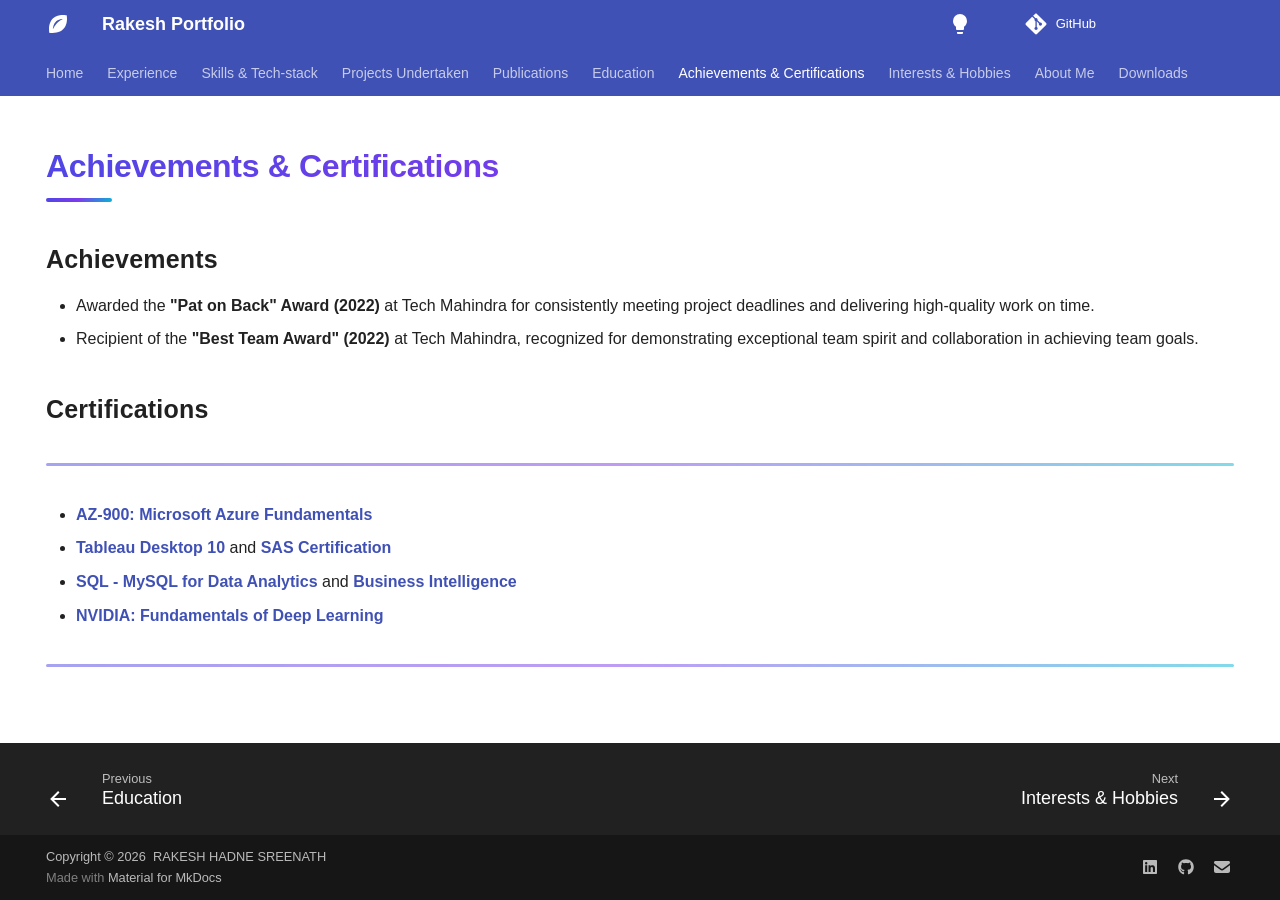
<file: recognition/index.html>
<!doctype html>
<html lang="en" class="no-js">
  <head>
    
      <meta charset="utf-8">
      <meta name="viewport" content="width=device-width,initial-scale=1">
      
        <meta name="description" content="Rakesh Hadne Sreenath — AI Engineer | LLM & Agentic Systems | MLOps">
      
      
        <meta name="author" content="Rakesh Hadne Sreenath">
      
      
      
        <link rel="prev" href="../education/">
      
      
        <link rel="next" href="../interests/">
      
      
        
      
      
      <link rel="icon" href="../images/favicon.png">
      <meta name="generator" content="mkdocs-1.6.1, mkdocs-material-9.7.6">
    
    
      
        <title>Achievements & Certifications - Rakesh Portfolio</title>
      
    
    
      <link rel="stylesheet" href="../assets/stylesheets/main.484c7ddc.min.css">
      
        
        <link rel="stylesheet" href="../assets/stylesheets/palette.ab4e12ef.min.css">
      
      


    
    
      
    
    
      
        
        
        <link rel="preconnect" href="https://fonts.gstatic.com" crossorigin>
        <link rel="stylesheet" href="https://fonts.googleapis.com/css?family=Google+Sans:300,300i,400,400i,700,700i%7CRoboto+Mono:400,400i,700,700i&display=fallback">
        <style>:root{--md-text-font:"Google Sans";--md-code-font:"Roboto Mono"}</style>
      
    
    
      <link rel="stylesheet" href="../stylesheets/extra.css">
    
    <script>__md_scope=new URL("..",location),__md_hash=e=>[...e].reduce(((e,_)=>(e<<5)-e+_.charCodeAt(0)),0),__md_get=(e,_=localStorage,t=__md_scope)=>JSON.parse(_.getItem(t.pathname+"."+e)),__md_set=(e,_,t=localStorage,a=__md_scope)=>{try{t.setItem(a.pathname+"."+e,JSON.stringify(_))}catch(e){}}</script>
    
      

    
    
  </head>
  
  
    
    
      
    
    
    
    
    <body dir="ltr" data-md-color-scheme="default" data-md-color-primary="indigo" data-md-color-accent="deep-purple">
  
    
    <input class="md-toggle" data-md-toggle="drawer" type="checkbox" id="__drawer" autocomplete="off">
    <input class="md-toggle" data-md-toggle="search" type="checkbox" id="__search" autocomplete="off">
    <label class="md-overlay" for="__drawer"></label>
    <div data-md-component="skip">
      
        
        <a href="#achievements-certifications" class="md-skip">
          Skip to content
        </a>
      
    </div>
    <div data-md-component="announce">
      
    </div>
    
    
      

<header class="md-header" data-md-component="header">
  <nav class="md-header__inner md-grid" aria-label="Header">
    <a href=".." title="Rakesh Portfolio" class="md-header__button md-logo" aria-label="Rakesh Portfolio" data-md-component="logo">
      
  
  <svg xmlns="http://www.w3.org/2000/svg" viewBox="0 0 24 24"><path d="M20.7 3.3S19.3 3 17.2 3c-5.5 0-15.6 2.1-14 17.8 1.1.1 2.2.2 3.2.2C24.3 21 20.7 3.3 20.7 3.3M7 17S7 7 17 7c0 0-6 2-10 10"/></svg>

    </a>
    <label class="md-header__button md-icon" for="__drawer">
      
      <svg xmlns="http://www.w3.org/2000/svg" viewBox="0 0 24 24"><path d="M3 6h18v2H3zm0 5h18v2H3zm0 5h18v2H3z"/></svg>
    </label>
    <div class="md-header__title" data-md-component="header-title">
      <div class="md-header__ellipsis">
        <div class="md-header__topic">
          <span class="md-ellipsis">
            Rakesh Portfolio
          </span>
        </div>
        <div class="md-header__topic" data-md-component="header-topic">
          <span class="md-ellipsis">
            
              Achievements & Certifications
            
          </span>
        </div>
      </div>
    </div>
    
      
        <form class="md-header__option" data-md-component="palette">
  
    
    
    
    <input class="md-option" data-md-color-media="(prefers-color-scheme: light)" data-md-color-scheme="default" data-md-color-primary="indigo" data-md-color-accent="deep-purple"  aria-label="Switch to dark mode"  type="radio" name="__palette" id="__palette_0">
    
      <label class="md-header__button md-icon" title="Switch to dark mode" for="__palette_1" hidden>
        <svg xmlns="http://www.w3.org/2000/svg" viewBox="0 0 24 24"><path d="M12 2a7 7 0 0 0-7 7c0 2.38 1.19 4.47 3 5.74V17a1 1 0 0 0 1 1h6a1 1 0 0 0 1-1v-2.26c1.81-1.27 3-3.36 3-5.74a7 7 0 0 0-7-7M9 21a1 1 0 0 0 1 1h4a1 1 0 0 0 1-1v-1H9z"/></svg>
      </label>
    
  
    
    
    
    <input class="md-option" data-md-color-media="(prefers-color-scheme: dark)" data-md-color-scheme="slate" data-md-color-primary="indigo" data-md-color-accent="deep-purple"  aria-label="Switch to light mode"  type="radio" name="__palette" id="__palette_1">
    
      <label class="md-header__button md-icon" title="Switch to light mode" for="__palette_0" hidden>
        <svg xmlns="http://www.w3.org/2000/svg" viewBox="0 0 24 24"><path d="M12 2a7 7 0 0 1 7 7c0 2.38-1.19 4.47-3 5.74V17a1 1 0 0 1-1 1H9a1 1 0 0 1-1-1v-2.26C6.19 13.47 5 11.38 5 9a7 7 0 0 1 7-7M9 21v-1h6v1a1 1 0 0 1-1 1h-4a1 1 0 0 1-1-1m3-17a5 5 0 0 0-5 5c0 2.05 1.23 3.81 3 4.58V16h4v-2.42c1.77-.77 3-2.53 3-4.58a5 5 0 0 0-5-5"/></svg>
      </label>
    
  
</form>
      
    
    
      <script>var palette=__md_get("__palette");if(palette&&palette.color){if("(prefers-color-scheme)"===palette.color.media){var media=matchMedia("(prefers-color-scheme: light)"),input=document.querySelector(media.matches?"[data-md-color-media='(prefers-color-scheme: light)']":"[data-md-color-media='(prefers-color-scheme: dark)']");palette.color.media=input.getAttribute("data-md-color-media"),palette.color.scheme=input.getAttribute("data-md-color-scheme"),palette.color.primary=input.getAttribute("data-md-color-primary"),palette.color.accent=input.getAttribute("data-md-color-accent")}for(var[key,value]of Object.entries(palette.color))document.body.setAttribute("data-md-color-"+key,value)}</script>
    
    
    
    
      <div class="md-header__source">
        <a href="https://github.com/Rakesh-Seenu/resume_mkdocs" title="Go to repository" class="md-source" data-md-component="source">
  <div class="md-source__icon md-icon">
    
    <svg xmlns="http://www.w3.org/2000/svg" viewBox="0 0 448 512"><!--! Font Awesome Free 7.1.0 by @fontawesome - https://fontawesome.com License - https://fontawesome.com/license/free (Icons: CC BY 4.0, Fonts: SIL OFL 1.1, Code: MIT License) Copyright 2025 Fonticons, Inc.--><path d="M439.6 236.1 244 40.5c-5.4-5.5-12.8-8.5-20.4-8.5s-15 3-20.4 8.4L162.5 81l51.5 51.5c27.1-9.1 52.7 16.8 43.4 43.7l49.7 49.7c34.2-11.8 61.2 31 35.5 56.7-26.5 26.5-70.2-2.9-56-37.3L240.3 199v121.9c25.3 12.5 22.3 41.8 9.1 55-6.4 6.4-15.2 10.1-24.3 10.1s-17.8-3.6-24.3-10.1c-17.6-17.6-11.1-46.9 11.2-56v-123c-20.8-8.5-24.6-30.7-18.6-45L142.6 101 8.5 235.1C3 240.6 0 247.9 0 255.5s3 15 8.5 20.4l195.6 195.7c5.4 5.4 12.7 8.4 20.4 8.4s15-3 20.4-8.4l194.7-194.7c5.4-5.4 8.4-12.8 8.4-20.4s-3-15-8.4-20.4"/></svg>
  </div>
  <div class="md-source__repository">
    GitHub
  </div>
</a>
      </div>
    
  </nav>
  
</header>
    
    <div class="md-container" data-md-component="container">
      
      
        
          
            
<nav class="md-tabs" aria-label="Tabs" data-md-component="tabs">
  <div class="md-grid">
    <ul class="md-tabs__list">
      
        
  
  
  
  
    <li class="md-tabs__item">
      <a href=".." class="md-tabs__link">
        
  
  
    
  
  Home

      </a>
    </li>
  

      
        
  
  
  
  
    <li class="md-tabs__item">
      <a href="../experience/" class="md-tabs__link">
        
  
  
    
  
  Experience

      </a>
    </li>
  

      
        
  
  
  
  
    <li class="md-tabs__item">
      <a href="../skills/" class="md-tabs__link">
        
  
  
    
  
  Skills & Tech-stack

      </a>
    </li>
  

      
        
  
  
  
  
    <li class="md-tabs__item">
      <a href="../projects/" class="md-tabs__link">
        
  
  
    
  
  Projects Undertaken

      </a>
    </li>
  

      
        
  
  
  
  
    <li class="md-tabs__item">
      <a href="../publications/" class="md-tabs__link">
        
  
  
    
  
  Publications

      </a>
    </li>
  

      
        
  
  
  
  
    <li class="md-tabs__item">
      <a href="../education/" class="md-tabs__link">
        
  
  
    
  
  Education

      </a>
    </li>
  

      
        
  
  
  
    
  
  
    <li class="md-tabs__item md-tabs__item--active">
      <a href="./" class="md-tabs__link">
        
  
  
    
  
  Achievements & Certifications

      </a>
    </li>
  

      
        
  
  
  
  
    <li class="md-tabs__item">
      <a href="../interests/" class="md-tabs__link">
        
  
  
    
  
  Interests & Hobbies

      </a>
    </li>
  

      
        
  
  
  
  
    <li class="md-tabs__item">
      <a href="../about/" class="md-tabs__link">
        
  
  
    
  
  About Me

      </a>
    </li>
  

      
        
  
  
  
  
    <li class="md-tabs__item">
      <a href="../download/" class="md-tabs__link">
        
  
  
    
  
  Downloads

      </a>
    </li>
  

      
    </ul>
  </div>
</nav>
          
        
      
      <main class="md-main" data-md-component="main">
        <div class="md-main__inner md-grid">
          
            
              
                
              
              <div class="md-sidebar md-sidebar--primary" data-md-component="sidebar" data-md-type="navigation" hidden>
                <div class="md-sidebar__scrollwrap">
                  <div class="md-sidebar__inner">
                    


  


  

<nav class="md-nav md-nav--primary md-nav--lifted md-nav--integrated" aria-label="Navigation" data-md-level="0">
  <label class="md-nav__title" for="__drawer">
    <a href=".." title="Rakesh Portfolio" class="md-nav__button md-logo" aria-label="Rakesh Portfolio" data-md-component="logo">
      
  
  <svg xmlns="http://www.w3.org/2000/svg" viewBox="0 0 24 24"><path d="M20.7 3.3S19.3 3 17.2 3c-5.5 0-15.6 2.1-14 17.8 1.1.1 2.2.2 3.2.2C24.3 21 20.7 3.3 20.7 3.3M7 17S7 7 17 7c0 0-6 2-10 10"/></svg>

    </a>
    Rakesh Portfolio
  </label>
  
    <div class="md-nav__source">
      <a href="https://github.com/Rakesh-Seenu/resume_mkdocs" title="Go to repository" class="md-source" data-md-component="source">
  <div class="md-source__icon md-icon">
    
    <svg xmlns="http://www.w3.org/2000/svg" viewBox="0 0 448 512"><!--! Font Awesome Free 7.1.0 by @fontawesome - https://fontawesome.com License - https://fontawesome.com/license/free (Icons: CC BY 4.0, Fonts: SIL OFL 1.1, Code: MIT License) Copyright 2025 Fonticons, Inc.--><path d="M439.6 236.1 244 40.5c-5.4-5.5-12.8-8.5-20.4-8.5s-15 3-20.4 8.4L162.5 81l51.5 51.5c27.1-9.1 52.7 16.8 43.4 43.7l49.7 49.7c34.2-11.8 61.2 31 35.5 56.7-26.5 26.5-70.2-2.9-56-37.3L240.3 199v121.9c25.3 12.5 22.3 41.8 9.1 55-6.4 6.4-15.2 10.1-24.3 10.1s-17.8-3.6-24.3-10.1c-17.6-17.6-11.1-46.9 11.2-56v-123c-20.8-8.5-24.6-30.7-18.6-45L142.6 101 8.5 235.1C3 240.6 0 247.9 0 255.5s3 15 8.5 20.4l195.6 195.7c5.4 5.4 12.7 8.4 20.4 8.4s15-3 20.4-8.4l194.7-194.7c5.4-5.4 8.4-12.8 8.4-20.4s-3-15-8.4-20.4"/></svg>
  </div>
  <div class="md-source__repository">
    GitHub
  </div>
</a>
    </div>
  
  <ul class="md-nav__list" data-md-scrollfix>
    
      
      
  
  
  
  
    <li class="md-nav__item">
      <a href=".." class="md-nav__link">
        
  
  
  <span class="md-ellipsis">
    
  
    Home
  

    
  </span>
  
  

      </a>
    </li>
  

    
      
      
  
  
  
  
    <li class="md-nav__item">
      <a href="../experience/" class="md-nav__link">
        
  
  
  <span class="md-ellipsis">
    
  
    Experience
  

    
  </span>
  
  

      </a>
    </li>
  

    
      
      
  
  
  
  
    <li class="md-nav__item">
      <a href="../skills/" class="md-nav__link">
        
  
  
  <span class="md-ellipsis">
    
  
    Skills & Tech-stack
  

    
  </span>
  
  

      </a>
    </li>
  

    
      
      
  
  
  
  
    <li class="md-nav__item">
      <a href="../projects/" class="md-nav__link">
        
  
  
  <span class="md-ellipsis">
    
  
    Projects Undertaken
  

    
  </span>
  
  

      </a>
    </li>
  

    
      
      
  
  
  
  
    <li class="md-nav__item">
      <a href="../publications/" class="md-nav__link">
        
  
  
  <span class="md-ellipsis">
    
  
    Publications
  

    
  </span>
  
  

      </a>
    </li>
  

    
      
      
  
  
  
  
    <li class="md-nav__item">
      <a href="../education/" class="md-nav__link">
        
  
  
  <span class="md-ellipsis">
    
  
    Education
  

    
  </span>
  
  

      </a>
    </li>
  

    
      
      
  
  
    
  
  
  
    <li class="md-nav__item md-nav__item--active">
      
      <input class="md-nav__toggle md-toggle" type="checkbox" id="__toc">
      
      
        
      
      
        <label class="md-nav__link md-nav__link--active" for="__toc">
          
  
  
  <span class="md-ellipsis">
    
  
    Achievements & Certifications
  

    
  </span>
  
  

          <span class="md-nav__icon md-icon"></span>
        </label>
      
      <a href="./" class="md-nav__link md-nav__link--active">
        
  
  
  <span class="md-ellipsis">
    
  
    Achievements & Certifications
  

    
  </span>
  
  

      </a>
      
        

<nav class="md-nav md-nav--secondary" aria-label="Table of contents">
  
  
  
    
  
  
    <label class="md-nav__title" for="__toc">
      <span class="md-nav__icon md-icon"></span>
      Table of contents
    </label>
    <ul class="md-nav__list" data-md-component="toc" data-md-scrollfix>
      
        <li class="md-nav__item">
  <a href="#achievements" class="md-nav__link">
    <span class="md-ellipsis">
      
        Achievements
      
    </span>
  </a>
  
</li>
      
        <li class="md-nav__item">
  <a href="#certifications" class="md-nav__link">
    <span class="md-ellipsis">
      
        Certifications
      
    </span>
  </a>
  
</li>
      
    </ul>
  
</nav>
      
    </li>
  

    
      
      
  
  
  
  
    <li class="md-nav__item">
      <a href="../interests/" class="md-nav__link">
        
  
  
  <span class="md-ellipsis">
    
  
    Interests & Hobbies
  

    
  </span>
  
  

      </a>
    </li>
  

    
      
      
  
  
  
  
    <li class="md-nav__item">
      <a href="../about/" class="md-nav__link">
        
  
  
  <span class="md-ellipsis">
    
  
    About Me
  

    
  </span>
  
  

      </a>
    </li>
  

    
      
      
  
  
  
  
    <li class="md-nav__item">
      <a href="../download/" class="md-nav__link">
        
  
  
  <span class="md-ellipsis">
    
  
    Downloads
  

    
  </span>
  
  

      </a>
    </li>
  

    
  </ul>
</nav>
                  </div>
                </div>
              </div>
            
            
          
          
            <div class="md-content" data-md-component="content">
              
              <article class="md-content__inner md-typeset">
                
                  
  



  
  


<h1 id="achievements-certifications">Achievements &amp; Certifications</h1>
<h2 id="achievements">Achievements</h2>
<ul>
<li>Awarded the <strong>"Pat on Back" Award (2022)</strong> at Tech Mahindra for consistently meeting project
deadlines and delivering high-quality work on time.</li>
<li>Recipient of the <strong>"Best Team Award" (2022)</strong> at Tech Mahindra, recognized for demonstrating
exceptional team spirit and collaboration in achieving team goals.</li>
</ul>
<h2 id="certifications">Certifications</h2>
<hr />
<ul>
<li><a href="https://www.credly.com/badges/951f21ec-7274-42bb-b92a-07d6cf41d918/linked_in_profile"><strong>AZ-900: Microsoft Azure Fundamentals</strong></a></li>
<li><a href="https://certificates.simplicdn.net/share/4255715_1680495216.pdf"><strong>Tableau Desktop 10</strong></a> and <a href="https://www.credly.com/badges/a6185448-3fcd-4d46-8b96-13836ff93a63/linked_in_profile"><strong>SAS Certification</strong></a></li>
<li><strong><a href="https://www.udemy.com/certificate/UC-318494b4-da5e-4d2e-b072-3f3410f92fbd/">SQL - MySQL for Data Analytics</a></strong> and <strong><a href="https://www.udemy.com/certificate/UC-318494b4-da5e-4d2e-b072-3f3410f92fbd/">Business Intelligence</a></strong></li>
<li><a href="https://learn.nvidia.com/certificates?id=-ubL_EyuSJ6eoDU0Z5JB8Q"><strong>NVIDIA: Fundamentals of Deep Learning</strong></a></li>
</ul>
<hr />







  
  




  



                
              </article>
            </div>
          
          
  <script>var tabs=__md_get("__tabs");if(Array.isArray(tabs))e:for(var set of document.querySelectorAll(".tabbed-set")){var labels=set.querySelector(".tabbed-labels");for(var tab of tabs)for(var label of labels.getElementsByTagName("label"))if(label.innerText.trim()===tab){var input=document.getElementById(label.htmlFor);input.checked=!0;continue e}}</script>

<script>var target=document.getElementById(location.hash.slice(1));target&&target.name&&(target.checked=target.name.startsWith("__tabbed_"))</script>
        </div>
        
          <button type="button" class="md-top md-icon" data-md-component="top" hidden>
  
  <svg xmlns="http://www.w3.org/2000/svg" viewBox="0 0 24 24"><path d="M13 20h-2V8l-5.5 5.5-1.42-1.42L12 4.16l7.92 7.92-1.42 1.42L13 8z"/></svg>
  Back to top
</button>
        
      </main>
      
        <footer class="md-footer">
  
    
      
        
      
      <nav class="md-footer__inner md-grid" aria-label="Footer" >
        
          
          <a href="../education/" class="md-footer__link md-footer__link--prev" aria-label="Previous: Education">
            <div class="md-footer__button md-icon">
              
              <svg xmlns="http://www.w3.org/2000/svg" viewBox="0 0 24 24"><path d="M20 11v2H8l5.5 5.5-1.42 1.42L4.16 12l7.92-7.92L13.5 5.5 8 11z"/></svg>
            </div>
            <div class="md-footer__title">
              <span class="md-footer__direction">
                Previous
              </span>
              <div class="md-ellipsis">
                Education
              </div>
            </div>
          </a>
        
        
          
          <a href="../interests/" class="md-footer__link md-footer__link--next" aria-label="Next: Interests &amp; Hobbies">
            <div class="md-footer__title">
              <span class="md-footer__direction">
                Next
              </span>
              <div class="md-ellipsis">
                Interests & Hobbies
              </div>
            </div>
            <div class="md-footer__button md-icon">
              
              <svg xmlns="http://www.w3.org/2000/svg" viewBox="0 0 24 24"><path d="M4 11v2h12l-5.5 5.5 1.42 1.42L19.84 12l-7.92-7.92L10.5 5.5 16 11z"/></svg>
            </div>
          </a>
        
      </nav>
    
  
  <div class="md-footer-meta md-typeset">
    <div class="md-footer-meta__inner md-grid">
      <div class="md-copyright">
  
    <div class="md-copyright__highlight">
      Copyright &copy; 2026 &nbsp;RAKESH HADNE SREENATH
    </div>
  
  
    Made with
    <a href="https://squidfunk.github.io/mkdocs-material/" target="_blank" rel="noopener">
      Material for MkDocs
    </a>
  
</div>
      
        
<div class="md-social">
  
    
    
    
    
    <a href="https://www.linkedin.com/in/rakesh-hs" target="_blank" rel="noopener" title="LinkedIn" class="md-social__link">
      <svg xmlns="http://www.w3.org/2000/svg" viewBox="0 0 448 512"><!--! Font Awesome Free 7.1.0 by @fontawesome - https://fontawesome.com License - https://fontawesome.com/license/free (Icons: CC BY 4.0, Fonts: SIL OFL 1.1, Code: MIT License) Copyright 2025 Fonticons, Inc.--><path d="M416 32H31.9C14.3 32 0 46.5 0 64.3v383.4C0 465.5 14.3 480 31.9 480H416c17.6 0 32-14.5 32-32.3V64.3c0-17.8-14.4-32.3-32-32.3M135.4 416H69V202.2h66.5V416zM102.2 96a38.5 38.5 0 1 1 0 77 38.5 38.5 0 1 1 0-77m282.1 320h-66.4V312c0-24.8-.5-56.7-34.5-56.7-34.6 0-39.9 27-39.9 54.9V416h-66.4V202.2h63.7v29.2h.9c8.9-16.8 30.6-34.5 62.9-34.5 67.2 0 79.7 44.3 79.7 101.9z"/></svg>
    </a>
  
    
    
    
    
    <a href="https://github.com/Rakesh-Seenu" target="_blank" rel="noopener" title="GitHub" class="md-social__link">
      <svg xmlns="http://www.w3.org/2000/svg" viewBox="0 0 512 512"><!--! Font Awesome Free 7.1.0 by @fontawesome - https://fontawesome.com License - https://fontawesome.com/license/free (Icons: CC BY 4.0, Fonts: SIL OFL 1.1, Code: MIT License) Copyright 2025 Fonticons, Inc.--><path d="M173.9 397.4c0 2-2.3 3.6-5.2 3.6-3.3.3-5.6-1.3-5.6-3.6 0-2 2.3-3.6 5.2-3.6 3-.3 5.6 1.3 5.6 3.6m-31.1-4.5c-.7 2 1.3 4.3 4.3 4.9 2.6 1 5.6 0 6.2-2s-1.3-4.3-4.3-5.2c-2.6-.7-5.5.3-6.2 2.3m44.2-1.7c-2.9.7-4.9 2.6-4.6 4.9.3 2 2.9 3.3 5.9 2.6 2.9-.7 4.9-2.6 4.6-4.6-.3-1.9-3-3.2-5.9-2.9M252.8 8C114.1 8 8 113.3 8 252c0 110.9 69.8 205.8 169.5 239.2 12.8 2.3 17.3-5.6 17.3-12.1 0-6.2-.3-40.4-.3-61.4 0 0-70 15-84.7-29.8 0 0-11.4-29.1-27.8-36.6 0 0-22.9-15.7 1.6-15.4 0 0 24.9 2 38.6 25.8 21.9 38.6 58.6 27.5 72.9 20.9 2.3-16 8.8-27.1 16-33.7-55.9-6.2-112.3-14.3-112.3-110.5 0-27.5 7.6-41.3 23.6-58.9-2.6-6.5-11.1-33.3 2.6-67.9 20.9-6.5 69 27 69 27 20-5.6 41.5-8.5 62.8-8.5s42.8 2.9 62.8 8.5c0 0 48.1-33.6 69-27 13.7 34.7 5.2 61.4 2.6 67.9 16 17.7 25.8 31.5 25.8 58.9 0 96.5-58.9 104.2-114.8 110.5 9.2 7.9 17 22.9 17 46.4 0 33.7-.3 75.4-.3 83.6 0 6.5 4.6 14.4 17.3 12.1C436.2 457.8 504 362.9 504 252 504 113.3 391.5 8 252.8 8M105.2 352.9c-1.3 1-1 3.3.7 5.2 1.6 1.6 3.9 2.3 5.2 1 1.3-1 1-3.3-.7-5.2-1.6-1.6-3.9-2.3-5.2-1m-10.8-8.1c-.7 1.3.3 2.9 2.3 3.9 1.6 1 3.6.7 4.3-.7.7-1.3-.3-2.9-2.3-3.9-2-.6-3.6-.3-4.3.7m32.4 35.6c-1.6 1.3-1 4.3 1.3 6.2 2.3 2.3 5.2 2.6 6.5 1 1.3-1.3.7-4.3-1.3-6.2-2.2-2.3-5.2-2.6-6.5-1m-11.4-14.7c-1.6 1-1.6 3.6 0 5.9s4.3 3.3 5.6 2.3c1.6-1.3 1.6-3.9 0-6.2-1.4-2.3-4-3.3-5.6-2"/></svg>
    </a>
  
    
    
    
    
    <a href="mailto:hsrakesh71@gmail.com" target="_blank" rel="noopener" title="Email" class="md-social__link">
      <svg xmlns="http://www.w3.org/2000/svg" viewBox="0 0 512 512"><!--! Font Awesome Free 7.1.0 by @fontawesome - https://fontawesome.com License - https://fontawesome.com/license/free (Icons: CC BY 4.0, Fonts: SIL OFL 1.1, Code: MIT License) Copyright 2025 Fonticons, Inc.--><path d="M48 64C21.5 64 0 85.5 0 112c0 15.1 7.1 29.3 19.2 38.4l208 156a48 48 0 0 0 57.6 0l208-156c12.1-9.1 19.2-23.3 19.2-38.4 0-26.5-21.5-48-48-48zM0 196v188c0 35.3 28.7 64 64 64h384c35.3 0 64-28.7 64-64V196L313.6 344.8c-34.1 25.6-81.1 25.6-115.2 0z"/></svg>
    </a>
  
</div>
      
    </div>
  </div>
</footer>
      
    </div>
    <div class="md-dialog" data-md-component="dialog">
      <div class="md-dialog__inner md-typeset"></div>
    </div>
    
    
    
      
      
      <script id="__config" type="application/json">{"annotate": null, "base": "..", "features": ["navigation.tracking", "navigation.footer", "navigation.instant", "navigation.tabs", "navigation.sections", "navigation.top", "toc.integrate", "content.tabs.link"], "search": "../assets/javascripts/workers/search.2c215733.min.js", "tags": null, "translations": {"clipboard.copied": "Copied to clipboard", "clipboard.copy": "Copy to clipboard", "search.result.more.one": "1 more on this page", "search.result.more.other": "# more on this page", "search.result.none": "No matching documents", "search.result.one": "1 matching document", "search.result.other": "# matching documents", "search.result.placeholder": "Type to start searching", "search.result.term.missing": "Missing", "select.version": "Select version"}, "version": null}</script>
    
    
      <script src="../assets/javascripts/bundle.79ae519e.min.js"></script>
      
    
  </body>
</html>
</file>
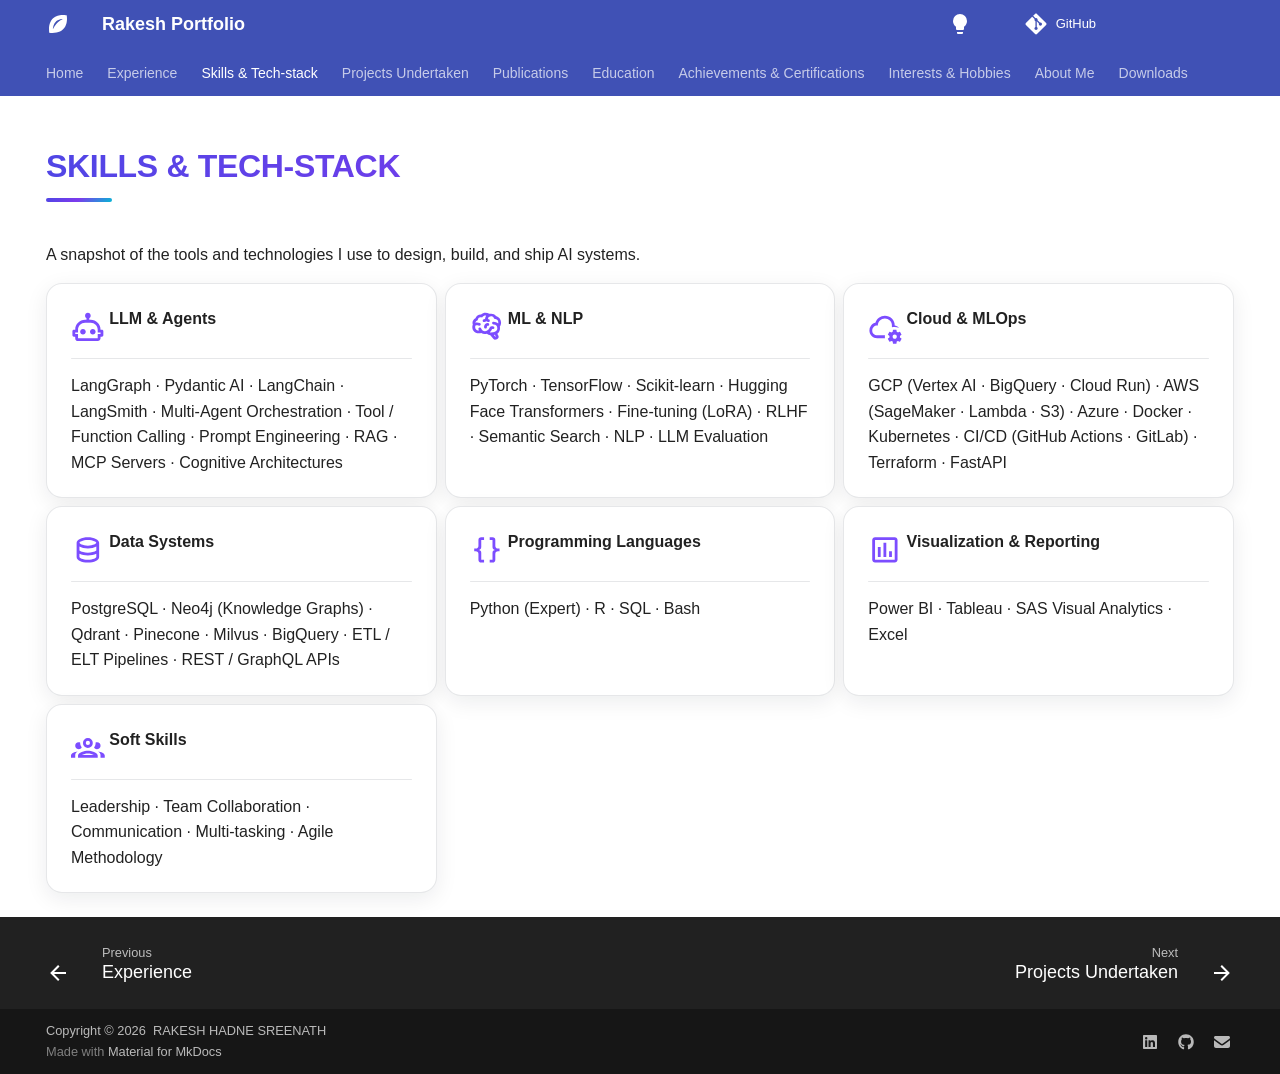
<file: skills/index.html>
<!doctype html>
<html lang="en" class="no-js">
  <head>
    
      <meta charset="utf-8">
      <meta name="viewport" content="width=device-width,initial-scale=1">
      
        <meta name="description" content="Rakesh Hadne Sreenath — AI Engineer | LLM & Agentic Systems | MLOps">
      
      
        <meta name="author" content="Rakesh Hadne Sreenath">
      
      
      
        <link rel="prev" href="../experience/">
      
      
        <link rel="next" href="../projects/">
      
      
        
      
      
      <link rel="icon" href="../images/favicon.png">
      <meta name="generator" content="mkdocs-1.6.1, mkdocs-material-9.7.6">
    
    
      
        <title>Skills & Tech-stack - Rakesh Portfolio</title>
      
    
    
      <link rel="stylesheet" href="../assets/stylesheets/main.484c7ddc.min.css">
      
        
        <link rel="stylesheet" href="../assets/stylesheets/palette.ab4e12ef.min.css">
      
      


    
    
      
    
    
      
        
        
        <link rel="preconnect" href="https://fonts.gstatic.com" crossorigin>
        <link rel="stylesheet" href="https://fonts.googleapis.com/css?family=Google+Sans:300,300i,400,400i,700,700i%7CRoboto+Mono:400,400i,700,700i&display=fallback">
        <style>:root{--md-text-font:"Google Sans";--md-code-font:"Roboto Mono"}</style>
      
    
    
      <link rel="stylesheet" href="../stylesheets/extra.css">
    
    <script>__md_scope=new URL("..",location),__md_hash=e=>[...e].reduce(((e,_)=>(e<<5)-e+_.charCodeAt(0)),0),__md_get=(e,_=localStorage,t=__md_scope)=>JSON.parse(_.getItem(t.pathname+"."+e)),__md_set=(e,_,t=localStorage,a=__md_scope)=>{try{t.setItem(a.pathname+"."+e,JSON.stringify(_))}catch(e){}}</script>
    
      

    
    
  </head>
  
  
    
    
      
    
    
    
    
    <body dir="ltr" data-md-color-scheme="default" data-md-color-primary="indigo" data-md-color-accent="deep-purple">
  
    
    <input class="md-toggle" data-md-toggle="drawer" type="checkbox" id="__drawer" autocomplete="off">
    <input class="md-toggle" data-md-toggle="search" type="checkbox" id="__search" autocomplete="off">
    <label class="md-overlay" for="__drawer"></label>
    <div data-md-component="skip">
      
        
        <a href="#skills-tech-stack" class="md-skip">
          Skip to content
        </a>
      
    </div>
    <div data-md-component="announce">
      
    </div>
    
    
      

<header class="md-header" data-md-component="header">
  <nav class="md-header__inner md-grid" aria-label="Header">
    <a href=".." title="Rakesh Portfolio" class="md-header__button md-logo" aria-label="Rakesh Portfolio" data-md-component="logo">
      
  
  <svg xmlns="http://www.w3.org/2000/svg" viewBox="0 0 24 24"><path d="M20.7 3.3S19.3 3 17.2 3c-5.5 0-15.6 2.1-14 17.8 1.1.1 2.2.2 3.2.2C24.3 21 20.7 3.3 20.7 3.3M7 17S7 7 17 7c0 0-6 2-10 10"/></svg>

    </a>
    <label class="md-header__button md-icon" for="__drawer">
      
      <svg xmlns="http://www.w3.org/2000/svg" viewBox="0 0 24 24"><path d="M3 6h18v2H3zm0 5h18v2H3zm0 5h18v2H3z"/></svg>
    </label>
    <div class="md-header__title" data-md-component="header-title">
      <div class="md-header__ellipsis">
        <div class="md-header__topic">
          <span class="md-ellipsis">
            Rakesh Portfolio
          </span>
        </div>
        <div class="md-header__topic" data-md-component="header-topic">
          <span class="md-ellipsis">
            
              Skills & Tech-stack
            
          </span>
        </div>
      </div>
    </div>
    
      
        <form class="md-header__option" data-md-component="palette">
  
    
    
    
    <input class="md-option" data-md-color-media="(prefers-color-scheme: light)" data-md-color-scheme="default" data-md-color-primary="indigo" data-md-color-accent="deep-purple"  aria-label="Switch to dark mode"  type="radio" name="__palette" id="__palette_0">
    
      <label class="md-header__button md-icon" title="Switch to dark mode" for="__palette_1" hidden>
        <svg xmlns="http://www.w3.org/2000/svg" viewBox="0 0 24 24"><path d="M12 2a7 7 0 0 0-7 7c0 2.38 1.19 4.47 3 5.74V17a1 1 0 0 0 1 1h6a1 1 0 0 0 1-1v-2.26c1.81-1.27 3-3.36 3-5.74a7 7 0 0 0-7-7M9 21a1 1 0 0 0 1 1h4a1 1 0 0 0 1-1v-1H9z"/></svg>
      </label>
    
  
    
    
    
    <input class="md-option" data-md-color-media="(prefers-color-scheme: dark)" data-md-color-scheme="slate" data-md-color-primary="indigo" data-md-color-accent="deep-purple"  aria-label="Switch to light mode"  type="radio" name="__palette" id="__palette_1">
    
      <label class="md-header__button md-icon" title="Switch to light mode" for="__palette_0" hidden>
        <svg xmlns="http://www.w3.org/2000/svg" viewBox="0 0 24 24"><path d="M12 2a7 7 0 0 1 7 7c0 2.38-1.19 4.47-3 5.74V17a1 1 0 0 1-1 1H9a1 1 0 0 1-1-1v-2.26C6.19 13.47 5 11.38 5 9a7 7 0 0 1 7-7M9 21v-1h6v1a1 1 0 0 1-1 1h-4a1 1 0 0 1-1-1m3-17a5 5 0 0 0-5 5c0 2.05 1.23 3.81 3 4.58V16h4v-2.42c1.77-.77 3-2.53 3-4.58a5 5 0 0 0-5-5"/></svg>
      </label>
    
  
</form>
      
    
    
      <script>var palette=__md_get("__palette");if(palette&&palette.color){if("(prefers-color-scheme)"===palette.color.media){var media=matchMedia("(prefers-color-scheme: light)"),input=document.querySelector(media.matches?"[data-md-color-media='(prefers-color-scheme: light)']":"[data-md-color-media='(prefers-color-scheme: dark)']");palette.color.media=input.getAttribute("data-md-color-media"),palette.color.scheme=input.getAttribute("data-md-color-scheme"),palette.color.primary=input.getAttribute("data-md-color-primary"),palette.color.accent=input.getAttribute("data-md-color-accent")}for(var[key,value]of Object.entries(palette.color))document.body.setAttribute("data-md-color-"+key,value)}</script>
    
    
    
    
      <div class="md-header__source">
        <a href="https://github.com/Rakesh-Seenu/resume_mkdocs" title="Go to repository" class="md-source" data-md-component="source">
  <div class="md-source__icon md-icon">
    
    <svg xmlns="http://www.w3.org/2000/svg" viewBox="0 0 448 512"><!--! Font Awesome Free 7.1.0 by @fontawesome - https://fontawesome.com License - https://fontawesome.com/license/free (Icons: CC BY 4.0, Fonts: SIL OFL 1.1, Code: MIT License) Copyright 2025 Fonticons, Inc.--><path d="M439.6 236.1 244 40.5c-5.4-5.5-12.8-8.5-20.4-8.5s-15 3-20.4 8.4L162.5 81l51.5 51.5c27.1-9.1 52.7 16.8 43.4 43.7l49.7 49.7c34.2-11.8 61.2 31 35.5 56.7-26.5 26.5-70.2-2.9-56-37.3L240.3 199v121.9c25.3 12.5 22.3 41.8 9.1 55-6.4 6.4-15.2 10.1-24.3 10.1s-17.8-3.6-24.3-10.1c-17.6-17.6-11.1-46.9 11.2-56v-123c-20.8-8.5-24.6-30.7-18.6-45L142.6 101 8.5 235.1C3 240.6 0 247.9 0 255.5s3 15 8.5 20.4l195.6 195.7c5.4 5.4 12.7 8.4 20.4 8.4s15-3 20.4-8.4l194.7-194.7c5.4-5.4 8.4-12.8 8.4-20.4s-3-15-8.4-20.4"/></svg>
  </div>
  <div class="md-source__repository">
    GitHub
  </div>
</a>
      </div>
    
  </nav>
  
</header>
    
    <div class="md-container" data-md-component="container">
      
      
        
          
            
<nav class="md-tabs" aria-label="Tabs" data-md-component="tabs">
  <div class="md-grid">
    <ul class="md-tabs__list">
      
        
  
  
  
  
    <li class="md-tabs__item">
      <a href=".." class="md-tabs__link">
        
  
  
    
  
  Home

      </a>
    </li>
  

      
        
  
  
  
  
    <li class="md-tabs__item">
      <a href="../experience/" class="md-tabs__link">
        
  
  
    
  
  Experience

      </a>
    </li>
  

      
        
  
  
  
    
  
  
    <li class="md-tabs__item md-tabs__item--active">
      <a href="./" class="md-tabs__link">
        
  
  
    
  
  Skills & Tech-stack

      </a>
    </li>
  

      
        
  
  
  
  
    <li class="md-tabs__item">
      <a href="../projects/" class="md-tabs__link">
        
  
  
    
  
  Projects Undertaken

      </a>
    </li>
  

      
        
  
  
  
  
    <li class="md-tabs__item">
      <a href="../publications/" class="md-tabs__link">
        
  
  
    
  
  Publications

      </a>
    </li>
  

      
        
  
  
  
  
    <li class="md-tabs__item">
      <a href="../education/" class="md-tabs__link">
        
  
  
    
  
  Education

      </a>
    </li>
  

      
        
  
  
  
  
    <li class="md-tabs__item">
      <a href="../recognition/" class="md-tabs__link">
        
  
  
    
  
  Achievements & Certifications

      </a>
    </li>
  

      
        
  
  
  
  
    <li class="md-tabs__item">
      <a href="../interests/" class="md-tabs__link">
        
  
  
    
  
  Interests & Hobbies

      </a>
    </li>
  

      
        
  
  
  
  
    <li class="md-tabs__item">
      <a href="../about/" class="md-tabs__link">
        
  
  
    
  
  About Me

      </a>
    </li>
  

      
        
  
  
  
  
    <li class="md-tabs__item">
      <a href="../download/" class="md-tabs__link">
        
  
  
    
  
  Downloads

      </a>
    </li>
  

      
    </ul>
  </div>
</nav>
          
        
      
      <main class="md-main" data-md-component="main">
        <div class="md-main__inner md-grid">
          
            
              
                
              
              <div class="md-sidebar md-sidebar--primary" data-md-component="sidebar" data-md-type="navigation" hidden>
                <div class="md-sidebar__scrollwrap">
                  <div class="md-sidebar__inner">
                    


  


  

<nav class="md-nav md-nav--primary md-nav--lifted md-nav--integrated" aria-label="Navigation" data-md-level="0">
  <label class="md-nav__title" for="__drawer">
    <a href=".." title="Rakesh Portfolio" class="md-nav__button md-logo" aria-label="Rakesh Portfolio" data-md-component="logo">
      
  
  <svg xmlns="http://www.w3.org/2000/svg" viewBox="0 0 24 24"><path d="M20.7 3.3S19.3 3 17.2 3c-5.5 0-15.6 2.1-14 17.8 1.1.1 2.2.2 3.2.2C24.3 21 20.7 3.3 20.7 3.3M7 17S7 7 17 7c0 0-6 2-10 10"/></svg>

    </a>
    Rakesh Portfolio
  </label>
  
    <div class="md-nav__source">
      <a href="https://github.com/Rakesh-Seenu/resume_mkdocs" title="Go to repository" class="md-source" data-md-component="source">
  <div class="md-source__icon md-icon">
    
    <svg xmlns="http://www.w3.org/2000/svg" viewBox="0 0 448 512"><!--! Font Awesome Free 7.1.0 by @fontawesome - https://fontawesome.com License - https://fontawesome.com/license/free (Icons: CC BY 4.0, Fonts: SIL OFL 1.1, Code: MIT License) Copyright 2025 Fonticons, Inc.--><path d="M439.6 236.1 244 40.5c-5.4-5.5-12.8-8.5-20.4-8.5s-15 3-20.4 8.4L162.5 81l51.5 51.5c27.1-9.1 52.7 16.8 43.4 43.7l49.7 49.7c34.2-11.8 61.2 31 35.5 56.7-26.5 26.5-70.2-2.9-56-37.3L240.3 199v121.9c25.3 12.5 22.3 41.8 9.1 55-6.4 6.4-15.2 10.1-24.3 10.1s-17.8-3.6-24.3-10.1c-17.6-17.6-11.1-46.9 11.2-56v-123c-20.8-8.5-24.6-30.7-18.6-45L142.6 101 8.5 235.1C3 240.6 0 247.9 0 255.5s3 15 8.5 20.4l195.6 195.7c5.4 5.4 12.7 8.4 20.4 8.4s15-3 20.4-8.4l194.7-194.7c5.4-5.4 8.4-12.8 8.4-20.4s-3-15-8.4-20.4"/></svg>
  </div>
  <div class="md-source__repository">
    GitHub
  </div>
</a>
    </div>
  
  <ul class="md-nav__list" data-md-scrollfix>
    
      
      
  
  
  
  
    <li class="md-nav__item">
      <a href=".." class="md-nav__link">
        
  
  
  <span class="md-ellipsis">
    
  
    Home
  

    
  </span>
  
  

      </a>
    </li>
  

    
      
      
  
  
  
  
    <li class="md-nav__item">
      <a href="../experience/" class="md-nav__link">
        
  
  
  <span class="md-ellipsis">
    
  
    Experience
  

    
  </span>
  
  

      </a>
    </li>
  

    
      
      
  
  
    
  
  
  
    <li class="md-nav__item md-nav__item--active">
      
      <input class="md-nav__toggle md-toggle" type="checkbox" id="__toc">
      
      
        
      
      
      <a href="./" class="md-nav__link md-nav__link--active">
        
  
  
  <span class="md-ellipsis">
    
  
    Skills & Tech-stack
  

    
  </span>
  
  

      </a>
      
    </li>
  

    
      
      
  
  
  
  
    <li class="md-nav__item">
      <a href="../projects/" class="md-nav__link">
        
  
  
  <span class="md-ellipsis">
    
  
    Projects Undertaken
  

    
  </span>
  
  

      </a>
    </li>
  

    
      
      
  
  
  
  
    <li class="md-nav__item">
      <a href="../publications/" class="md-nav__link">
        
  
  
  <span class="md-ellipsis">
    
  
    Publications
  

    
  </span>
  
  

      </a>
    </li>
  

    
      
      
  
  
  
  
    <li class="md-nav__item">
      <a href="../education/" class="md-nav__link">
        
  
  
  <span class="md-ellipsis">
    
  
    Education
  

    
  </span>
  
  

      </a>
    </li>
  

    
      
      
  
  
  
  
    <li class="md-nav__item">
      <a href="../recognition/" class="md-nav__link">
        
  
  
  <span class="md-ellipsis">
    
  
    Achievements & Certifications
  

    
  </span>
  
  

      </a>
    </li>
  

    
      
      
  
  
  
  
    <li class="md-nav__item">
      <a href="../interests/" class="md-nav__link">
        
  
  
  <span class="md-ellipsis">
    
  
    Interests & Hobbies
  

    
  </span>
  
  

      </a>
    </li>
  

    
      
      
  
  
  
  
    <li class="md-nav__item">
      <a href="../about/" class="md-nav__link">
        
  
  
  <span class="md-ellipsis">
    
  
    About Me
  

    
  </span>
  
  

      </a>
    </li>
  

    
      
      
  
  
  
  
    <li class="md-nav__item">
      <a href="../download/" class="md-nav__link">
        
  
  
  <span class="md-ellipsis">
    
  
    Downloads
  

    
  </span>
  
  

      </a>
    </li>
  

    
  </ul>
</nav>
                  </div>
                </div>
              </div>
            
            
          
          
            <div class="md-content" data-md-component="content">
              
              <article class="md-content__inner md-typeset">
                
                  
  



  
  


<h1 id="skills-tech-stack">SKILLS &amp; TECH-STACK</h1>
<p>A snapshot of the tools and technologies I use to design, build, and ship AI systems.</p>
<div class="grid cards">
<ul>
<li>
<p><span class="twemoji"><svg xmlns="http://www.w3.org/2000/svg" viewBox="0 0 24 24"><path d="M17.5 15.5c0 1.11-.89 2-2 2s-2-.89-2-2 .9-2 2-2 2 .9 2 2m-9-2c-1.1 0-2 .9-2 2s.9 2 2 2 2-.89 2-2-.89-2-2-2M23 15v3c0 .55-.45 1-1 1h-1v1c0 1.11-.89 2-2 2H5a2 2 0 0 1-2-2v-1H2c-.55 0-1-.45-1-1v-3c0-.55.45-1 1-1h1c0-3.87 3.13-7 7-7h1V5.73c-.6-.34-1-.99-1-1.73 0-1.1.9-2 2-2s2 .9 2 2c0 .74-.4 1.39-1 1.73V7h1c3.87 0 7 3.13 7 7h1c.55 0 1 .45 1 1m-2 1h-2v-2c0-2.76-2.24-5-5-5h-4c-2.76 0-5 2.24-5 5v2H3v1h2v3h14v-3h2z"/></svg></span> <strong>LLM &amp; Agents</strong></p>
<hr />
<p>LangGraph · Pydantic AI · LangChain · LangSmith · Multi-Agent Orchestration · Tool / Function Calling · Prompt Engineering · RAG · MCP Servers · Cognitive Architectures</p>
</li>
<li>
<p><span class="twemoji"><svg xmlns="http://www.w3.org/2000/svg" viewBox="0 0 24 24"><path d="M21.33 12.91c.09 1.55-.62 3.04-1.89 3.95l.77 1.49c.23.45.26.98.06 1.45-.19.47-.58.84-1.06 1l-.79.25a1.687 1.687 0 0 1-1.86-.55L14.44 18c-.89-.15-1.73-.53-2.44-1.1-.5.15-1 .23-1.5.23-.88 0-1.76-.27-2.5-.79-.53.16-1.07.23-1.62.22-.79.01-1.57-.15-2.3-.45a4.1 4.1 0 0 1-2.43-3.61c-.08-.72.04-1.45.35-2.11-.29-.75-.32-1.57-.07-2.33C2.3 7.11 3 6.32 3.87 5.82c.58-1.69 2.21-2.82 4-2.7 1.6-1.5 4.05-1.66 5.83-.37.42-.11.86-.17 1.3-.17 1.36-.03 2.65.57 3.5 1.64 2.04.53 3.5 2.35 3.58 4.47.05 1.11-.25 2.2-.86 3.13.07.36.11.72.11 1.09m-5-1.41c.57.07 1.02.5 1.02 1.07a1 1 0 0 1-1 1h-.63c-.32.9-.88 1.69-1.62 2.29.25.09.51.14.77.21 5.13-.07 4.53-3.2 4.53-3.25a2.59 2.59 0 0 0-2.69-2.49 1 1 0 0 1-1-1 1 1 0 0 1 1-1c1.23.03 2.41.49 3.33 1.3.05-.29.08-.59.08-.89-.06-1.24-.62-2.32-2.87-2.53-1.25-2.96-4.4-1.32-4.4-.4-.03.23.21.72.25.75a1 1 0 0 1 1 1c0 .55-.45 1-1 1-.53-.02-1.03-.22-1.43-.56-.48.31-1.03.5-1.6.56-.57.05-1.04-.35-1.07-.9a.97.97 0 0 1 .88-1.1c.16-.02.94-.14.94-.77 0-.66.25-1.29.68-1.79-.92-.25-1.91.08-2.91 1.29C6.75 5 6 5.25 5.45 7.2 4.5 7.67 4 8 3.78 9c1.08-.22 2.19-.13 3.22.25.5.19.78.75.59 1.29-.19.52-.77.78-1.29.59-.73-.32-1.55-.34-2.3-.06-.32.27-.32.83-.32 1.27 0 .74.37 1.43 1 1.83.53.27 1.12.41 1.71.4q-.225-.39-.39-.81a1.038 1.038 0 0 1 1.96-.68c.4 1.14 1.42 1.92 2.62 2.05 1.37-.07 2.59-.88 3.19-2.13.23-1.38 1.34-1.5 2.56-1.5m2 7.47-.62-1.3-.71.16 1 1.25zm-4.65-8.61a1 1 0 0 0-.91-1.03c-.71-.04-1.4.2-1.93.67-.57.58-.87 1.38-.84 2.19a1 1 0 0 0 1 1c.57 0 1-.45 1-1 0-.27.07-.54.23-.76.12-.1.27-.15.43-.15.55.03 1.02-.38 1.02-.92"/></svg></span> <strong>ML &amp; NLP</strong></p>
<hr />
<p>PyTorch · TensorFlow · Scikit-learn · Hugging Face Transformers · Fine-tuning (LoRA) · RLHF · Semantic Search · NLP · LLM Evaluation</p>
</li>
<li>
<p><span class="twemoji"><svg xmlns="http://www.w3.org/2000/svg" viewBox="0 0 24 24"><path d="M12 19c0 .34.03.67.08 1H6.5c-1.5 0-2.81-.5-3.89-1.57C1.54 17.38 1 16.09 1 14.58q0-1.95 1.17-3.48C3.34 9.57 4 9.43 5.25 9.15c.42-1.53 1.25-2.77 2.5-3.72S10.42 4 12 4c1.95 0 3.6.68 4.96 2.04S19 9.05 19 11c1.15.13 2.1.63 2.86 1.5.06.05.1.13.14.19-.9-.44-1.92-.69-3-.69-.69 0-1.37.11-2 .29V11c0-1.38-.5-2.56-1.46-3.54C14.56 6.5 13.38 6 12 6s-2.56.5-3.54 1.46C7.5 8.44 7 9.62 7 11h-.5c-.97 0-1.79.34-2.47 1.03-.69.68-1.03 1.5-1.03 2.47s.34 1.79 1.03 2.5c.68.66 1.5 1 2.47 1h5.58c-.05.33-.08.66-.08 1m11.83 1.64-1 1.73c-.07.13-.2.13-.33.13l-1.23-.5c-.27.18-.54.34-.84.47l-.19 1.32c-.02.12-.13.21-.24.21h-2c-.14 0-.24-.09-.26-.21l-.19-1.32c-.31-.12-.59-.29-.85-.47l-1.24.5c-.12 0-.25 0-.31-.13l-1-1.73a.26.26 0 0 1 .06-.32l1.06-.82a4.2 4.2 0 0 1 0-1l-1.06-.82a.25.25 0 0 1-.06-.32l1-1.73c.07-.13.2-.13.31-.13l1.24.5c.26-.18.55-.34.85-.47l.19-1.32A.26.26 0 0 1 18 14h2c.11 0 .22.09.23.21l.19 1.32c.31.12.58.29.85.47l1.23-.5c.13 0 .26 0 .32.13l1 1.73c.06.11.03.24-.06.32l-1.06.82c.03.17.04.33.04.5s-.02.33-.04.5l1.07.82c.09.08.12.21.06.32M20.5 19c0-.83-.68-1.5-1.5-1.5s-1.5.67-1.5 1.5.66 1.5 1.5 1.5 1.5-.67 1.5-1.5"/></svg></span> <strong>Cloud &amp; MLOps</strong></p>
<hr />
<p>GCP (Vertex AI · BigQuery · Cloud Run) · AWS (SageMaker · Lambda · S3) · Azure · Docker · Kubernetes · CI/CD (GitHub Actions · GitLab) · Terraform · FastAPI</p>
</li>
<li>
<p><span class="twemoji"><svg xmlns="http://www.w3.org/2000/svg" viewBox="0 0 24 24"><path d="M12 3C7.58 3 4 4.79 4 7v10c0 2.21 3.59 4 8 4s8-1.79 8-4V7c0-2.21-3.58-4-8-4m6 14c0 .5-2.13 2-6 2s-6-1.5-6-2v-2.23c1.61.78 3.72 1.23 6 1.23s4.39-.45 6-1.23zm0-4.55c-1.3.95-3.58 1.55-6 1.55s-4.7-.6-6-1.55V9.64c1.47.83 3.61 1.36 6 1.36s4.53-.53 6-1.36zM12 9C8.13 9 6 7.5 6 7s2.13-2 6-2 6 1.5 6 2-2.13 2-6 2"/></svg></span> <strong>Data Systems</strong></p>
<hr />
<p>PostgreSQL · Neo4j (Knowledge Graphs) · Qdrant · Pinecone · Milvus · BigQuery · ETL / ELT Pipelines · REST / GraphQL APIs</p>
</li>
<li>
<p><span class="twemoji"><svg xmlns="http://www.w3.org/2000/svg" viewBox="0 0 24 24"><path d="M8 3a2 2 0 0 0-2 2v4a2 2 0 0 1-2 2H3v2h1a2 2 0 0 1 2 2v4a2 2 0 0 0 2 2h2v-2H8v-5a2 2 0 0 0-2-2 2 2 0 0 0 2-2V5h2V3m6 0a2 2 0 0 1 2 2v4a2 2 0 0 0 2 2h1v2h-1a2 2 0 0 0-2 2v4a2 2 0 0 1-2 2h-2v-2h2v-5a2 2 0 0 1 2-2 2 2 0 0 1-2-2V5h-2V3z"/></svg></span> <strong>Programming Languages</strong></p>
<hr />
<p>Python (Expert) · R · SQL · Bash</p>
</li>
<li>
<p><span class="twemoji"><svg xmlns="http://www.w3.org/2000/svg" viewBox="0 0 24 24"><path d="M9 17H7v-7h2zm4 0h-2V7h2zm4 0h-2v-4h2zm2 2H5V5h14v14.1M19 3H5c-1.1 0-2 .9-2 2v14c0 1.1.9 2 2 2h14c1.1 0 2-.9 2-2V5c0-1.1-.9-2-2-2"/></svg></span> <strong>Visualization &amp; Reporting</strong></p>
<hr />
<p>Power BI · Tableau · SAS Visual Analytics · Excel</p>
</li>
<li>
<p><span class="twemoji"><svg xmlns="http://www.w3.org/2000/svg" viewBox="0 0 24 24"><path d="M12 5a3.5 3.5 0 0 0-3.5 3.5A3.5 3.5 0 0 0 12 12a3.5 3.5 0 0 0 3.5-3.5A3.5 3.5 0 0 0 12 5m0 2a1.5 1.5 0 0 1 1.5 1.5A1.5 1.5 0 0 1 12 10a1.5 1.5 0 0 1-1.5-1.5A1.5 1.5 0 0 1 12 7M5.5 8A2.5 2.5 0 0 0 3 10.5c0 .94.53 1.75 1.29 2.18.36.2.77.32 1.21.32s.85-.12 1.21-.32c.37-.21.68-.51.91-.87A5.42 5.42 0 0 1 6.5 8.5v-.28c-.3-.14-.64-.22-1-.22m13 0c-.36 0-.7.08-1 .22v.28c0 1.2-.39 2.36-1.12 3.31.12.19.25.34.4.49a2.482 2.482 0 0 0 1.72.7c.44 0 .85-.12 1.21-.32.76-.43 1.29-1.24 1.29-2.18A2.5 2.5 0 0 0 18.5 8M12 14c-2.34 0-7 1.17-7 3.5V19h14v-1.5c0-2.33-4.66-3.5-7-3.5m-7.29.55C2.78 14.78 0 15.76 0 17.5V19h3v-1.93c0-1.01.69-1.85 1.71-2.52m14.58 0c1.02.67 1.71 1.51 1.71 2.52V19h3v-1.5c0-1.74-2.78-2.72-4.71-2.95M12 16c1.53 0 3.24.5 4.23 1H7.77c.99-.5 2.7-1 4.23-1"/></svg></span> <strong>Soft Skills</strong></p>
<hr />
<p>Leadership · Team Collaboration · Communication · Multi-tasking · Agile Methodology</p>
</li>
</ul>
</div>







  
  




  



                
              </article>
            </div>
          
          
  <script>var tabs=__md_get("__tabs");if(Array.isArray(tabs))e:for(var set of document.querySelectorAll(".tabbed-set")){var labels=set.querySelector(".tabbed-labels");for(var tab of tabs)for(var label of labels.getElementsByTagName("label"))if(label.innerText.trim()===tab){var input=document.getElementById(label.htmlFor);input.checked=!0;continue e}}</script>

<script>var target=document.getElementById(location.hash.slice(1));target&&target.name&&(target.checked=target.name.startsWith("__tabbed_"))</script>
        </div>
        
          <button type="button" class="md-top md-icon" data-md-component="top" hidden>
  
  <svg xmlns="http://www.w3.org/2000/svg" viewBox="0 0 24 24"><path d="M13 20h-2V8l-5.5 5.5-1.42-1.42L12 4.16l7.92 7.92-1.42 1.42L13 8z"/></svg>
  Back to top
</button>
        
      </main>
      
        <footer class="md-footer">
  
    
      
        
      
      <nav class="md-footer__inner md-grid" aria-label="Footer" >
        
          
          <a href="../experience/" class="md-footer__link md-footer__link--prev" aria-label="Previous: Experience">
            <div class="md-footer__button md-icon">
              
              <svg xmlns="http://www.w3.org/2000/svg" viewBox="0 0 24 24"><path d="M20 11v2H8l5.5 5.5-1.42 1.42L4.16 12l7.92-7.92L13.5 5.5 8 11z"/></svg>
            </div>
            <div class="md-footer__title">
              <span class="md-footer__direction">
                Previous
              </span>
              <div class="md-ellipsis">
                Experience
              </div>
            </div>
          </a>
        
        
          
          <a href="../projects/" class="md-footer__link md-footer__link--next" aria-label="Next: Projects Undertaken">
            <div class="md-footer__title">
              <span class="md-footer__direction">
                Next
              </span>
              <div class="md-ellipsis">
                Projects Undertaken
              </div>
            </div>
            <div class="md-footer__button md-icon">
              
              <svg xmlns="http://www.w3.org/2000/svg" viewBox="0 0 24 24"><path d="M4 11v2h12l-5.5 5.5 1.42 1.42L19.84 12l-7.92-7.92L10.5 5.5 16 11z"/></svg>
            </div>
          </a>
        
      </nav>
    
  
  <div class="md-footer-meta md-typeset">
    <div class="md-footer-meta__inner md-grid">
      <div class="md-copyright">
  
    <div class="md-copyright__highlight">
      Copyright &copy; 2026 &nbsp;RAKESH HADNE SREENATH
    </div>
  
  
    Made with
    <a href="https://squidfunk.github.io/mkdocs-material/" target="_blank" rel="noopener">
      Material for MkDocs
    </a>
  
</div>
      
        
<div class="md-social">
  
    
    
    
    
    <a href="https://www.linkedin.com/in/rakesh-hs" target="_blank" rel="noopener" title="LinkedIn" class="md-social__link">
      <svg xmlns="http://www.w3.org/2000/svg" viewBox="0 0 448 512"><!--! Font Awesome Free 7.1.0 by @fontawesome - https://fontawesome.com License - https://fontawesome.com/license/free (Icons: CC BY 4.0, Fonts: SIL OFL 1.1, Code: MIT License) Copyright 2025 Fonticons, Inc.--><path d="M416 32H31.9C14.3 32 0 46.5 0 64.3v383.4C0 465.5 14.3 480 31.9 480H416c17.6 0 32-14.5 32-32.3V64.3c0-17.8-14.4-32.3-32-32.3M135.4 416H69V202.2h66.5V416zM102.2 96a38.5 38.5 0 1 1 0 77 38.5 38.5 0 1 1 0-77m282.1 320h-66.4V312c0-24.8-.5-56.7-34.5-56.7-34.6 0-39.9 27-39.9 54.9V416h-66.4V202.2h63.7v29.2h.9c8.9-16.8 30.6-34.5 62.9-34.5 67.2 0 79.7 44.3 79.7 101.9z"/></svg>
    </a>
  
    
    
    
    
    <a href="https://github.com/Rakesh-Seenu" target="_blank" rel="noopener" title="GitHub" class="md-social__link">
      <svg xmlns="http://www.w3.org/2000/svg" viewBox="0 0 512 512"><!--! Font Awesome Free 7.1.0 by @fontawesome - https://fontawesome.com License - https://fontawesome.com/license/free (Icons: CC BY 4.0, Fonts: SIL OFL 1.1, Code: MIT License) Copyright 2025 Fonticons, Inc.--><path d="M173.9 397.4c0 2-2.3 3.6-5.2 3.6-3.3.3-5.6-1.3-5.6-3.6 0-2 2.3-3.6 5.2-3.6 3-.3 5.6 1.3 5.6 3.6m-31.1-4.5c-.7 2 1.3 4.3 4.3 4.9 2.6 1 5.6 0 6.2-2s-1.3-4.3-4.3-5.2c-2.6-.7-5.5.3-6.2 2.3m44.2-1.7c-2.9.7-4.9 2.6-4.6 4.9.3 2 2.9 3.3 5.9 2.6 2.9-.7 4.9-2.6 4.6-4.6-.3-1.9-3-3.2-5.9-2.9M252.8 8C114.1 8 8 113.3 8 252c0 110.9 69.8 205.8 169.5 239.2 12.8 2.3 17.3-5.6 17.3-12.1 0-6.2-.3-40.4-.3-61.4 0 0-70 15-84.7-29.8 0 0-11.4-29.1-27.8-36.6 0 0-22.9-15.7 1.6-15.4 0 0 24.9 2 38.6 25.8 21.9 38.6 58.6 27.5 72.9 20.9 2.3-16 8.8-27.1 16-33.7-55.9-6.2-112.3-14.3-112.3-110.5 0-27.5 7.6-41.3 23.6-58.9-2.6-6.5-11.1-33.3 2.6-67.9 20.9-6.5 69 27 69 27 20-5.6 41.5-8.5 62.8-8.5s42.8 2.9 62.8 8.5c0 0 48.1-33.6 69-27 13.7 34.7 5.2 61.4 2.6 67.9 16 17.7 25.8 31.5 25.8 58.9 0 96.5-58.9 104.2-114.8 110.5 9.2 7.9 17 22.9 17 46.4 0 33.7-.3 75.4-.3 83.6 0 6.5 4.6 14.4 17.3 12.1C436.2 457.8 504 362.9 504 252 504 113.3 391.5 8 252.8 8M105.2 352.9c-1.3 1-1 3.3.7 5.2 1.6 1.6 3.9 2.3 5.2 1 1.3-1 1-3.3-.7-5.2-1.6-1.6-3.9-2.3-5.2-1m-10.8-8.1c-.7 1.3.3 2.9 2.3 3.9 1.6 1 3.6.7 4.3-.7.7-1.3-.3-2.9-2.3-3.9-2-.6-3.6-.3-4.3.7m32.4 35.6c-1.6 1.3-1 4.3 1.3 6.2 2.3 2.3 5.2 2.6 6.5 1 1.3-1.3.7-4.3-1.3-6.2-2.2-2.3-5.2-2.6-6.5-1m-11.4-14.7c-1.6 1-1.6 3.6 0 5.9s4.3 3.3 5.6 2.3c1.6-1.3 1.6-3.9 0-6.2-1.4-2.3-4-3.3-5.6-2"/></svg>
    </a>
  
    
    
    
    
    <a href="mailto:hsrakesh71@gmail.com" target="_blank" rel="noopener" title="Email" class="md-social__link">
      <svg xmlns="http://www.w3.org/2000/svg" viewBox="0 0 512 512"><!--! Font Awesome Free 7.1.0 by @fontawesome - https://fontawesome.com License - https://fontawesome.com/license/free (Icons: CC BY 4.0, Fonts: SIL OFL 1.1, Code: MIT License) Copyright 2025 Fonticons, Inc.--><path d="M48 64C21.5 64 0 85.5 0 112c0 15.1 7.1 29.3 19.2 38.4l208 156a48 48 0 0 0 57.6 0l208-156c12.1-9.1 19.2-23.3 19.2-38.4 0-26.5-21.5-48-48-48zM0 196v188c0 35.3 28.7 64 64 64h384c35.3 0 64-28.7 64-64V196L313.6 344.8c-34.1 25.6-81.1 25.6-115.2 0z"/></svg>
    </a>
  
</div>
      
    </div>
  </div>
</footer>
      
    </div>
    <div class="md-dialog" data-md-component="dialog">
      <div class="md-dialog__inner md-typeset"></div>
    </div>
    
    
    
      
      
      <script id="__config" type="application/json">{"annotate": null, "base": "..", "features": ["navigation.tracking", "navigation.footer", "navigation.instant", "navigation.tabs", "navigation.sections", "navigation.top", "toc.integrate", "content.tabs.link"], "search": "../assets/javascripts/workers/search.2c215733.min.js", "tags": null, "translations": {"clipboard.copied": "Copied to clipboard", "clipboard.copy": "Copy to clipboard", "search.result.more.one": "1 more on this page", "search.result.more.other": "# more on this page", "search.result.none": "No matching documents", "search.result.one": "1 matching document", "search.result.other": "# matching documents", "search.result.placeholder": "Type to start searching", "search.result.term.missing": "Missing", "select.version": "Select version"}, "version": null}</script>
    
    
      <script src="../assets/javascripts/bundle.79ae519e.min.js"></script>
      
    
  </body>
</html>
</file>
<file: stylesheets/extra.css>
/* ============================================================
   Rakesh Portfolio — custom theme (Material for MkDocs)
   ============================================================ */

/* ---------- Brand tokens ---------- */
:root {
  --brand-1: #4f46e5;   /* indigo  */
  --brand-2: #7c3aed;   /* violet  */
  --brand-3: #06b6d4;   /* cyan    */
  --brand-grad: linear-gradient(135deg, #4f46e5 0%, #7c3aed 48%, #06b6d4 100%);
  --brand-grad-soft: linear-gradient(135deg, rgba(79, 70, 229, .14), rgba(6, 182, 212, .14));

  --surface: #ffffff;
  --card-border: rgba(17, 24, 39, .10);
  --card-shadow: 0 6px 22px rgba(17, 24, 39, .08);
  --muted: #5b6472;

  /* Override Material primary / accent */
  --md-primary-fg-color: #4f46e5;
  --md-primary-fg-color--light: #6d5ef0;
  --md-primary-fg-color--dark: #4338ca;
  --md-accent-fg-color: #7c3aed;
}

[data-md-color-scheme="slate"] {
  --surface: #1b1e2b;
  --card-border: rgba(255, 255, 255, .12);
  --card-shadow: 0 6px 22px rgba(0, 0, 0, .35);
  --muted: #a6adbb;
  --md-accent-fg-color: #a78bfa;
}

/* ---------- Global niceties ---------- */
html { scroll-behavior: smooth; }

.md-typeset h1 {
  font-weight: 800;
  background: var(--brand-grad);
  -webkit-background-clip: text;
  background-clip: text;
  -webkit-text-fill-color: transparent;
  color: transparent;
}
.md-typeset h1::after {
  content: "";
  display: block;
  width: 66px;
  height: 4px;
  margin-top: .5rem;
  border-radius: 4px;
  background: var(--brand-grad);
}
.md-typeset h2 { font-weight: 700; letter-spacing: .2px; }

.md-typeset hr {
  border: none;
  height: 3px;
  background: var(--brand-grad);
  opacity: .5;
  border-radius: 3px;
  margin: 1.8rem 0;
}

/* ---------- Buttons ---------- */
.md-typeset .md-button {
  border-radius: 10px;
  font-weight: 600;
  transition: transform .15s ease, box-shadow .2s ease, filter .2s ease, background .2s ease, color .2s ease;
}
.md-typeset .md-button--primary {
  background: var(--brand-grad);
  border-color: transparent;
  color: #fff;
  box-shadow: 0 8px 22px rgba(79, 70, 229, .35);
}
.md-typeset .md-button--primary:hover {
  color: #fff;
  transform: translateY(-2px);
  filter: brightness(1.07);
  box-shadow: 0 12px 26px rgba(79, 70, 229, .45);
}
.md-typeset .md-button:not(.md-button--primary) {
  border: 1.5px solid var(--md-accent-fg-color);
  color: var(--md-accent-fg-color);
}
.md-typeset .md-button:not(.md-button--primary):hover {
  background: var(--md-accent-fg-color);
  color: #fff;
  transform: translateY(-2px);
}

/* ---------- Hero ---------- */
.hero {
  display: flex;
  align-items: center;
  gap: 2.5rem;
  padding: 1.5rem 0 1rem;
  flex-wrap: wrap;
}
.hero-avatar {
  flex: 0 0 auto;
  padding: 5px;
  border-radius: 50%;
  background: var(--brand-grad);
  box-shadow: 0 14px 36px rgba(79, 70, 229, .40);
}
.hero-avatar img {
  display: block;
  width: 190px;
  height: 190px;
  border-radius: 50%;
  object-fit: cover;
  border: 5px solid var(--md-default-bg-color);
  margin: 0;
}
.hero-body { flex: 1 1 320px; }
.md-typeset .hero-body h1 { font-size: 2.6rem; line-height: 1.08; margin: 0 0 .35rem; }
.hero h1::after { display: none !important; }
.hero-role {
  display: inline-block;
  font-weight: 700;
  font-size: 1.02rem;
  letter-spacing: .4px;
  color: var(--md-accent-fg-color);
  margin-bottom: .4rem;
}
.hero-tagline {
  color: var(--muted);
  font-size: .98rem;
  line-height: 1.6;
  max-width: 54ch;
  margin: .3rem 0 0;
}

/* ---------- Chips ---------- */
.chips { margin: 1rem 0 1.25rem; }
.chips, .chips > p { display: flex; flex-wrap: wrap; gap: .55rem; align-items: center; }
.chips > p { margin: 0; }
.md-typeset a.chip, .md-typeset .chip {
  display: inline-flex;
  align-items: center;
  gap: .4rem;
  padding: .34rem .8rem;
  border-radius: 999px;
  background: var(--brand-grad-soft);
  border: 1px solid rgba(124, 58, 237, .28);
  color: var(--md-default-fg-color);
  font-size: .8rem;
  font-weight: 600;
  text-decoration: none;
  transition: transform .15s ease, box-shadow .2s ease;
}
.md-typeset a.chip:hover {
  transform: translateY(-2px);
  box-shadow: var(--card-shadow);
  text-decoration: none;
}
.chip .twemoji { font-size: 1.05em; }

/* ---------- CTA row ---------- */
.cta { display: flex; flex-wrap: wrap; gap: .6rem; margin-top: 1.1rem; }
.cta > p { margin: 0; display: flex; flex-wrap: wrap; gap: .6rem; }

/* ---------- Stats ---------- */
.stats {
  display: grid;
  grid-template-columns: repeat(4, 1fr);
  gap: 1rem;
  margin: 2.2rem 0 1rem;
}
.stat {
  text-align: center;
  padding: 1.3rem .6rem;
  border-radius: 16px;
  background: var(--surface);
  border: 1px solid var(--card-border);
  box-shadow: var(--card-shadow);
  transition: transform .18s ease, box-shadow .2s ease;
}
.stat:hover { transform: translateY(-4px); box-shadow: 0 14px 32px rgba(79, 70, 229, .18); }
.stat .num {
  display: block;
  font-size: 1.95rem;
  font-weight: 800;
  line-height: 1;
  background: var(--brand-grad);
  -webkit-background-clip: text;
  background-clip: text;
  -webkit-text-fill-color: transparent;
  color: transparent;
}
.stat .label {
  display: block;
  margin-top: .45rem;
  font-size: .72rem;
  font-weight: 600;
  letter-spacing: .6px;
  text-transform: uppercase;
  color: var(--muted);
}

/* ---------- Grid cards ---------- */
.md-typeset .grid.cards > ul > li {
  border: 1px solid var(--card-border);
  border-radius: 16px;
  background: var(--surface);
  box-shadow: var(--card-shadow);
  padding: 1.1rem 1.2rem;
  transition: transform .18s ease, box-shadow .2s ease, border-color .2s ease;
}
.md-typeset .grid.cards > ul > li:hover {
  transform: translateY(-5px);
  border-color: var(--md-accent-fg-color);
  box-shadow: 0 14px 32px rgba(79, 70, 229, .18);
}
.md-typeset .grid.cards > ul > li > hr {
  height: 1px;
  background: var(--card-border);
  opacity: 1;
  margin: .7rem 0;
}
.md-typeset .grid.cards > ul > li > p:first-child .twemoji { font-size: 1.5rem; }
.md-typeset .grid.cards > ul > li > p:first-child .twemoji svg { fill: var(--md-accent-fg-color); }

/* Tech-stack pills (inline code inside cards) */
.md-typeset .grid.cards code {
  background: var(--brand-grad-soft);
  border: 1px solid rgba(124, 58, 237, .25);
  border-radius: 999px;
  padding: .12rem .55rem;
  font-size: .7rem;
  color: var(--md-default-fg-color);
  white-space: nowrap;
}

/* ---------- Admonitions / details ---------- */
.md-typeset :is(.admonition, details) {
  border-radius: 14px;
  border: 1px solid var(--card-border);
  box-shadow: var(--card-shadow);
}
.md-typeset :is(.admonition, details) > :is(.admonition-title, summary) { font-weight: 700; }

.md-typeset :is(.admonition, details).tip { border-left: .28rem solid var(--brand-1); }
.md-typeset :is(.admonition, details).tip > :is(.admonition-title, summary) { background: rgba(79, 70, 229, .10); }
.md-typeset :is(.admonition, details).tip > :is(.admonition-title, summary)::before { background-color: var(--brand-1); }

.md-typeset :is(.admonition, details).quote { border-left: .28rem solid var(--brand-2); }
.md-typeset :is(.admonition, details).quote > :is(.admonition-title, summary) { background: rgba(124, 58, 237, .10); }
.md-typeset :is(.admonition, details).quote > :is(.admonition-title, summary)::before { background-color: var(--brand-2); }

.md-typeset :is(.admonition, details).info { border-left: .28rem solid var(--brand-3); }
.md-typeset :is(.admonition, details).info > :is(.admonition-title, summary) { background: rgba(6, 182, 212, .10); }
.md-typeset :is(.admonition, details).info > :is(.admonition-title, summary)::before { background-color: var(--brand-3); }

.md-typeset :is(.admonition, details) h3 { margin-top: .3rem; }

/* ---------- Footer social ---------- */
.md-social__link svg { height: 1.1rem; width: 1.1rem; }

/* ---------- Entrance animation ---------- */
@keyframes floatUp {
  from { opacity: 0; transform: translateY(12px); }
  to   { opacity: 1; transform: none; }
}
.hero, .stats, .md-typeset .grid.cards { animation: floatUp .5s ease both; }

@media (prefers-reduced-motion: reduce) {
  .hero, .stats, .md-typeset .grid.cards { animation: none; }
}

/* ---------- Responsive ---------- */
@media (max-width: 720px) {
  .hero { flex-direction: column; text-align: center; gap: 1.2rem; }
  .chips, .chips > p, .cta, .cta > p { justify-content: center; }
  .hero-tagline { margin-left: auto; margin-right: auto; }
  .md-typeset .hero-body h1 { font-size: 2rem; }
  .stats { grid-template-columns: repeat(2, 1fr); }
}
</file>
<file: assets/stylesheets/main.484c7ddc.min.css>
@charset "UTF-8";html{-webkit-text-size-adjust:none;-moz-text-size-adjust:none;text-size-adjust:none;box-sizing:border-box}*,:after,:before{box-sizing:inherit}@media (prefers-reduced-motion){*,:after,:before{transition:none!important}}body{margin:0}a,button,input,label{-webkit-tap-highlight-color:transparent}a{color:inherit;text-decoration:none}hr{border:0;box-sizing:initial;display:block;height:.05rem;overflow:visible;padding:0}small{font-size:80%}sub,sup{line-height:1em}img{border-style:none}table{border-collapse:initial;border-spacing:0}td,th{font-weight:400;vertical-align:top}button{background:#0000;border:0;font-family:inherit;font-size:inherit;margin:0;padding:0}input{border:0;outline:none}:root{--md-primary-fg-color:#4051b5;--md-primary-fg-color--light:#5d6cc0;--md-primary-fg-color--dark:#303fa1;--md-primary-bg-color:#fff;--md-primary-bg-color--light:#ffffffb3;--md-accent-fg-color:#526cfe;--md-accent-fg-color--transparent:#526cfe1a;--md-accent-bg-color:#fff;--md-accent-bg-color--light:#ffffffb3}[data-md-color-scheme=default]{color-scheme:light}[data-md-color-scheme=default] img[src$="#gh-dark-mode-only"],[data-md-color-scheme=default] img[src$="#only-dark"]{display:none}:root,[data-md-color-scheme=default]{--md-hue:225deg;--md-default-fg-color:#000000de;--md-default-fg-color--light:#0000008a;--md-default-fg-color--lighter:#00000052;--md-default-fg-color--lightest:#00000012;--md-default-bg-color:#fff;--md-default-bg-color--light:#ffffffb3;--md-default-bg-color--lighter:#ffffff4d;--md-default-bg-color--lightest:#ffffff1f;--md-code-fg-color:#36464e;--md-code-bg-color:#f5f5f5;--md-code-bg-color--light:#f5f5f5b3;--md-code-bg-color--lighter:#f5f5f54d;--md-code-hl-color:#4287ff;--md-code-hl-color--light:#4287ff1a;--md-code-hl-number-color:#d52a2a;--md-code-hl-special-color:#db1457;--md-code-hl-function-color:#a846b9;--md-code-hl-constant-color:#6e59d9;--md-code-hl-keyword-color:#3f6ec6;--md-code-hl-string-color:#1c7d4d;--md-code-hl-name-color:var(--md-code-fg-color);--md-code-hl-operator-color:var(--md-default-fg-color--light);--md-code-hl-punctuation-color:var(--md-default-fg-color--light);--md-code-hl-comment-color:var(--md-default-fg-color--light);--md-code-hl-generic-color:var(--md-default-fg-color--light);--md-code-hl-variable-color:var(--md-default-fg-color--light);--md-typeset-color:var(--md-default-fg-color);--md-typeset-a-color:var(--md-primary-fg-color);--md-typeset-del-color:#f5503d26;--md-typeset-ins-color:#0bd57026;--md-typeset-kbd-color:#fafafa;--md-typeset-kbd-accent-color:#fff;--md-typeset-kbd-border-color:#b8b8b8;--md-typeset-mark-color:#ffff0080;--md-typeset-table-color:#0000001f;--md-typeset-table-color--light:rgba(0,0,0,.035);--md-admonition-fg-color:var(--md-default-fg-color);--md-admonition-bg-color:var(--md-default-bg-color);--md-warning-fg-color:#000000de;--md-warning-bg-color:#ff9;--md-footer-fg-color:#fff;--md-footer-fg-color--light:#ffffffb3;--md-footer-fg-color--lighter:#ffffff73;--md-footer-bg-color:#000000de;--md-footer-bg-color--dark:#00000052;--md-shadow-z1:0 0.2rem 0.5rem #0000000d,0 0 0.05rem #0000001a;--md-shadow-z2:0 0.2rem 0.5rem #0000001a,0 0 0.05rem #00000040;--md-shadow-z3:0 0.2rem 0.5rem #0003,0 0 0.05rem #00000059}.md-icon svg{fill:currentcolor;display:block;height:1.2rem;width:1.2rem}body{-webkit-font-smoothing:antialiased;-moz-osx-font-smoothing:grayscale;--md-text-font-family:var(--md-text-font,_),-apple-system,BlinkMacSystemFont,Helvetica,Arial,sans-serif;--md-code-font-family:var(--md-code-font,_),SFMono-Regular,Consolas,Menlo,monospace}aside,body,input{font-feature-settings:"kern","liga";color:var(--md-typeset-color);font-family:var(--md-text-font-family)}code,kbd,pre{font-feature-settings:"kern";font-family:var(--md-code-font-family)}:root{--md-typeset-table-sort-icon:url('data:image/svg+xml;charset=utf-8,<svg xmlns="http://www.w3.org/2000/svg" viewBox="0 0 24 24"><path d="m18 21-4-4h3V7h-3l4-4 4 4h-3v10h3M2 19v-2h10v2M2 13v-2h7v2M2 7V5h4v2z"/></svg>');--md-typeset-table-sort-icon--asc:url('data:image/svg+xml;charset=utf-8,<svg xmlns="http://www.w3.org/2000/svg" viewBox="0 0 24 24"><path d="M19 17h3l-4 4-4-4h3V3h2M2 17h10v2H2M6 5v2H2V5m0 6h7v2H2z"/></svg>');--md-typeset-table-sort-icon--desc:url('data:image/svg+xml;charset=utf-8,<svg xmlns="http://www.w3.org/2000/svg" viewBox="0 0 24 24"><path d="M19 7h3l-4-4-4 4h3v14h2M2 17h10v2H2M6 5v2H2V5m0 6h7v2H2z"/></svg>')}.md-typeset{-webkit-print-color-adjust:exact;color-adjust:exact;font-size:.8rem;line-height:1.6;overflow-wrap:break-word}@media print{.md-typeset{font-size:.68rem}}.md-typeset blockquote,.md-typeset dl,.md-typeset figure,.md-typeset ol,.md-typeset pre,.md-typeset ul{margin-bottom:1em;margin-top:1em}.md-typeset h1{color:var(--md-default-fg-color--light);font-size:2em;line-height:1.3;margin:0 0 1.25em}.md-typeset h1,.md-typeset h2{font-weight:300;letter-spacing:-.01em}.md-typeset h2{font-size:1.5625em;line-height:1.4;margin:1.6em 0 .64em}.md-typeset h3{font-size:1.25em;font-weight:400;letter-spacing:-.01em;line-height:1.5;margin:1.6em 0 .8em}.md-typeset h2+h3{margin-top:.8em}.md-typeset h4{font-weight:700;letter-spacing:-.01em;margin:1em 0}.md-typeset h5,.md-typeset h6{color:var(--md-default-fg-color--light);font-size:.8em;font-weight:700;letter-spacing:-.01em;margin:1.25em 0}.md-typeset h5{text-transform:uppercase}.md-typeset h5 code{text-transform:none}.md-typeset hr{border-bottom:.05rem solid var(--md-default-fg-color--lightest);display:flow-root;margin:1.5em 0}.md-typeset a{color:var(--md-typeset-a-color);word-break:break-word}.md-typeset a,.md-typeset a:before{transition:color 125ms}.md-typeset a:focus,.md-typeset a:hover{color:var(--md-accent-fg-color)}.md-typeset a:focus code,.md-typeset a:hover code{background-color:var(--md-accent-fg-color--transparent);color:var(--md-accent-fg-color)}.md-typeset a code{color:var(--md-typeset-a-color)}.md-typeset a.focus-visible{outline-color:var(--md-accent-fg-color);outline-offset:.2rem}.md-typeset code,.md-typeset kbd,.md-typeset pre{color:var(--md-code-fg-color);direction:ltr;font-variant-ligatures:none;transition:background-color 125ms}@media print{.md-typeset code,.md-typeset kbd,.md-typeset pre{white-space:pre-wrap}}.md-typeset code{background-color:var(--md-code-bg-color);border-radius:.1rem;-webkit-box-decoration-break:clone;box-decoration-break:clone;font-size:.85em;padding:0 .2941176471em;transition:color 125ms,background-color 125ms;word-break:break-word}.md-typeset code:not(.focus-visible){-webkit-tap-highlight-color:transparent;outline:none}.md-typeset pre{display:flow-root;line-height:1.4;position:relative}.md-typeset pre>code{-webkit-box-decoration-break:slice;box-decoration-break:slice;box-shadow:none;display:block;margin:0;outline-color:var(--md-accent-fg-color);overflow:auto;padding:.7720588235em 1.1764705882em;scrollbar-color:var(--md-default-fg-color--lighter) #0000;scrollbar-width:thin;touch-action:auto;word-break:normal}.md-typeset pre>code:hover{scrollbar-color:var(--md-accent-fg-color) #0000}.md-typeset pre>code::-webkit-scrollbar{height:.2rem;width:.2rem}.md-typeset pre>code::-webkit-scrollbar-thumb{background-color:var(--md-default-fg-color--lighter)}.md-typeset pre>code::-webkit-scrollbar-thumb:hover{background-color:var(--md-accent-fg-color)}.md-typeset kbd{background-color:var(--md-typeset-kbd-color);border-radius:.1rem;box-shadow:0 .1rem 0 .05rem var(--md-typeset-kbd-border-color),0 .1rem 0 var(--md-typeset-kbd-border-color),0 -.1rem .2rem var(--md-typeset-kbd-accent-color) inset;color:var(--md-default-fg-color);display:inline-block;font-size:.75em;padding:0 .6666666667em;vertical-align:text-top;word-break:break-word}.md-typeset mark{background-color:var(--md-typeset-mark-color);-webkit-box-decoration-break:clone;box-decoration-break:clone;color:inherit;word-break:break-word}.md-typeset abbr{cursor:help;text-decoration:none}.md-typeset [data-preview],.md-typeset abbr{border-bottom:.05rem dotted var(--md-default-fg-color--light)}.md-typeset small{opacity:.75}[dir=ltr] .md-typeset sub,[dir=ltr] .md-typeset sup{margin-left:.078125em}[dir=rtl] .md-typeset sub,[dir=rtl] .md-typeset sup{margin-right:.078125em}[dir=ltr] .md-typeset blockquote{padding-left:.6rem}[dir=rtl] .md-typeset blockquote{padding-right:.6rem}[dir=ltr] .md-typeset blockquote{border-left:.2rem solid var(--md-default-fg-color--lighter)}[dir=rtl] .md-typeset blockquote{border-right:.2rem solid var(--md-default-fg-color--lighter)}.md-typeset blockquote{color:var(--md-default-fg-color--light);margin-left:0;margin-right:0}.md-typeset ul{list-style-type:disc}.md-typeset ul[type]{list-style-type:revert-layer}[dir=ltr] .md-typeset ol,[dir=ltr] .md-typeset ul{margin-left:.625em}[dir=rtl] .md-typeset ol,[dir=rtl] .md-typeset ul{margin-right:.625em}.md-typeset ol,.md-typeset ul{padding:0}.md-typeset ol:not([hidden]),.md-typeset ul:not([hidden]){display:flow-root}.md-typeset ol ol,.md-typeset ul ol{list-style-type:lower-alpha}.md-typeset ol ol ol,.md-typeset ul ol ol{list-style-type:lower-roman}.md-typeset ol ol ol ol,.md-typeset ul ol ol ol{list-style-type:upper-alpha}.md-typeset ol ol ol ol ol,.md-typeset ul ol ol ol ol{list-style-type:upper-roman}.md-typeset ol[type],.md-typeset ul[type]{list-style-type:revert-layer}[dir=ltr] .md-typeset ol li,[dir=ltr] .md-typeset ul li{margin-left:1.25em}[dir=rtl] .md-typeset ol li,[dir=rtl] .md-typeset ul li{margin-right:1.25em}.md-typeset ol li,.md-typeset ul li{margin-bottom:.5em}.md-typeset ol li blockquote,.md-typeset ol li p,.md-typeset ul li blockquote,.md-typeset ul li p{margin:.5em 0}.md-typeset ol li:last-child,.md-typeset ul li:last-child{margin-bottom:0}[dir=ltr] .md-typeset ol li ol,[dir=ltr] .md-typeset ol li ul,[dir=ltr] .md-typeset ul li ol,[dir=ltr] .md-typeset ul li ul{margin-left:.625em}[dir=rtl] .md-typeset ol li ol,[dir=rtl] .md-typeset ol li ul,[dir=rtl] .md-typeset ul li ol,[dir=rtl] .md-typeset ul li ul{margin-right:.625em}.md-typeset ol li ol,.md-typeset ol li ul,.md-typeset ul li ol,.md-typeset ul li ul{margin-bottom:.5em;margin-top:.5em}[dir=ltr] .md-typeset dd{margin-left:1.875em}[dir=rtl] .md-typeset dd{margin-right:1.875em}.md-typeset dd{margin-bottom:1.5em;margin-top:1em}.md-typeset img,.md-typeset svg,.md-typeset video{height:auto;max-width:100%}.md-typeset img[align=left]{margin:1em 1em 1em 0}.md-typeset img[align=right]{margin:1em 0 1em 1em}.md-typeset img[align]:only-child{margin-top:0}.md-typeset figure{display:flow-root;margin:1em auto;max-width:100%;text-align:center;width:fit-content}.md-typeset figure img{display:block;margin:0 auto}.md-typeset figcaption{font-style:italic;margin:1em auto;max-width:24rem}.md-typeset iframe{max-width:100%}.md-typeset table:not([class]){background-color:var(--md-default-bg-color);border:.05rem solid var(--md-typeset-table-color);border-radius:.1rem;display:inline-block;font-size:.64rem;max-width:100%;overflow:auto;touch-action:auto}@media print{.md-typeset table:not([class]){display:table}}.md-typeset table:not([class])+*{margin-top:1.5em}.md-typeset table:not([class]) td>:first-child,.md-typeset table:not([class]) th>:first-child{margin-top:0}.md-typeset table:not([class]) td>:last-child,.md-typeset table:not([class]) th>:last-child{margin-bottom:0}.md-typeset table:not([class]) td:not([align]),.md-typeset table:not([class]) th:not([align]){text-align:left}[dir=rtl] .md-typeset table:not([class]) td:not([align]),[dir=rtl] .md-typeset table:not([class]) th:not([align]){text-align:right}.md-typeset table:not([class]) th{font-weight:700;min-width:5rem;padding:.9375em 1.25em;vertical-align:top}.md-typeset table:not([class]) td{border-top:.05rem solid var(--md-typeset-table-color);padding:.9375em 1.25em;vertical-align:top}.md-typeset table:not([class]) tbody tr{transition:background-color 125ms}.md-typeset table:not([class]) tbody tr:hover{background-color:var(--md-typeset-table-color--light);box-shadow:0 .05rem 0 var(--md-default-bg-color) inset}.md-typeset table:not([class]) a{word-break:normal}.md-typeset table th[role=columnheader]{cursor:pointer}[dir=ltr] .md-typeset table th[role=columnheader]:after{margin-left:.5em}[dir=rtl] .md-typeset table th[role=columnheader]:after{margin-right:.5em}.md-typeset table th[role=columnheader]:after{content:"";display:inline-block;height:1.2em;-webkit-mask-image:var(--md-typeset-table-sort-icon);mask-image:var(--md-typeset-table-sort-icon);-webkit-mask-repeat:no-repeat;mask-repeat:no-repeat;-webkit-mask-size:contain;mask-size:contain;transition:background-color 125ms;vertical-align:text-bottom;width:1.2em}.md-typeset table th[role=columnheader]:hover:after{background-color:var(--md-default-fg-color--lighter)}.md-typeset table th[role=columnheader][aria-sort=ascending]:after{background-color:var(--md-default-fg-color--light);-webkit-mask-image:var(--md-typeset-table-sort-icon--asc);mask-image:var(--md-typeset-table-sort-icon--asc)}.md-typeset table th[role=columnheader][aria-sort=descending]:after{background-color:var(--md-default-fg-color--light);-webkit-mask-image:var(--md-typeset-table-sort-icon--desc);mask-image:var(--md-typeset-table-sort-icon--desc)}.md-typeset__scrollwrap{margin:1em -.8rem;overflow-x:auto;touch-action:auto}.md-typeset__table{display:inline-block;margin-bottom:.5em;padding:0 .8rem}@media print{.md-typeset__table{display:block}}html .md-typeset__table table{display:table;margin:0;overflow:hidden;width:100%}@media screen and (max-width:44.984375em){.md-content__inner>pre{margin:1em -.8rem}.md-content__inner>pre code{border-radius:0}}.md-typeset .md-author{border-radius:100%;display:block;flex-shrink:0;height:1.6rem;overflow:hidden;position:relative;transition:color 125ms,transform 125ms;width:1.6rem}.md-typeset .md-author img{display:block}.md-typeset .md-author--more{background:var(--md-default-fg-color--lightest);color:var(--md-default-fg-color--lighter);font-size:.6rem;font-weight:700;line-height:1.6rem;text-align:center}.md-typeset .md-author--long{height:2.4rem;width:2.4rem}.md-typeset a.md-author{transform:scale(1)}.md-typeset a.md-author img{border-radius:100%;filter:grayscale(100%) opacity(75%);transition:filter 125ms}.md-typeset a.md-author:focus,.md-typeset a.md-author:hover{transform:scale(1.1);z-index:1}.md-typeset a.md-author:focus img,.md-typeset a.md-author:hover img{filter:grayscale(0)}.md-banner{background-color:var(--md-footer-bg-color);color:var(--md-footer-fg-color);overflow:auto}@media print{.md-banner{display:none}}.md-banner--warning{background-color:var(--md-warning-bg-color);color:var(--md-warning-fg-color)}.md-banner__inner{font-size:.7rem;margin:.6rem auto;padding:0 .8rem}[dir=ltr] .md-banner__button{float:right}[dir=rtl] .md-banner__button{float:left}.md-banner__button{color:inherit;cursor:pointer;transition:opacity .25s}.no-js .md-banner__button{display:none}.md-banner__button:hover{opacity:.7}html{font-size:125%;height:100%;overflow-x:hidden}@media screen and (min-width:100em){html{font-size:137.5%}}@media screen and (min-width:125em){html{font-size:150%}}body{background-color:var(--md-default-bg-color);display:flex;flex-direction:column;font-size:.5rem;min-height:100%;position:relative;width:100%}@media print{body{display:block}}@media screen and (max-width:59.984375em){body[data-md-scrolllock]{position:fixed}}.md-grid{margin-left:auto;margin-right:auto;max-width:61rem}.md-container{display:flex;flex-direction:column;flex-grow:1}@media print{.md-container{display:block}}.md-main{flex-grow:1}.md-main__inner{display:flex;height:100%;margin-top:1.5rem}.md-ellipsis{overflow:hidden;text-overflow:ellipsis}.md-toggle{display:none}.md-option{height:0;opacity:0;position:absolute;width:0}.md-option:checked+label:not([hidden]){display:block}.md-option.focus-visible+label{outline-color:var(--md-accent-fg-color);outline-style:auto}.md-skip{background-color:var(--md-default-fg-color);border-radius:.1rem;color:var(--md-default-bg-color);font-size:.64rem;margin:.5rem;opacity:0;outline-color:var(--md-accent-fg-color);padding:.3rem .5rem;position:fixed;transform:translateY(.4rem);z-index:-1}.md-skip:focus{opacity:1;transform:translateY(0);transition:transform .25s cubic-bezier(.4,0,.2,1),opacity 175ms 75ms;z-index:10}@page{margin:25mm}:root{--md-clipboard-icon:url('data:image/svg+xml;charset=utf-8,<svg xmlns="http://www.w3.org/2000/svg" viewBox="0 0 24 24"><path d="M19 21H8V7h11m0-2H8a2 2 0 0 0-2 2v14a2 2 0 0 0 2 2h11a2 2 0 0 0 2-2V7a2 2 0 0 0-2-2m-3-4H4a2 2 0 0 0-2 2v14h2V3h12z"/></svg>')}.md-clipboard{border-radius:.1rem;color:var(--md-default-fg-color--lightest);cursor:pointer;height:1.5em;outline-color:var(--md-accent-fg-color);outline-offset:.1rem;transition:color .25s;width:1.5em;z-index:1}@media print{.md-clipboard{display:none}}.md-clipboard:not(.focus-visible){-webkit-tap-highlight-color:transparent;outline:none}:hover>.md-clipboard{color:var(--md-default-fg-color--light)}.md-clipboard:focus,.md-clipboard:hover{color:var(--md-accent-fg-color)}.md-clipboard:after{background-color:currentcolor;content:"";display:block;height:1.125em;margin:0 auto;-webkit-mask-image:var(--md-clipboard-icon);mask-image:var(--md-clipboard-icon);-webkit-mask-position:center;mask-position:center;-webkit-mask-repeat:no-repeat;mask-repeat:no-repeat;-webkit-mask-size:contain;mask-size:contain;width:1.125em}.md-clipboard--inline{cursor:pointer}.md-clipboard--inline code{transition:color .25s,background-color .25s}.md-clipboard--inline:focus code,.md-clipboard--inline:hover code{background-color:var(--md-accent-fg-color--transparent);color:var(--md-accent-fg-color)}:root{--md-code-select-icon:url('data:image/svg+xml;charset=utf-8,<svg xmlns="http://www.w3.org/2000/svg" viewBox="0 0 24 24"><path d="M19 19h-4v2h4c1.1 0 2-.9 2-2v-4h-2m0-12h-4v2h4v4h2V5c0-1.1-.9-2-2-2M5 5h4V3H5c-1.1 0-2 .9-2 2v4h2m0 6H3v4c0 1.1.9 2 2 2h4v-2H5zm2-4h2v2H7zm4 0h2v2h-2zm4 0h2v2h-2zM7 7h2v2H7zm4 0h2v2h-2zm4 0h2v2h-2zm-8 8h2v2H7zm4 0h2v2h-2zm4 0h2v2h-2z"/></svg>');--md-code-copy-icon:url('data:image/svg+xml;charset=utf-8,<svg xmlns="http://www.w3.org/2000/svg" viewBox="0 0 24 24"><path d="M19 21H8V7h11m0-2H8a2 2 0 0 0-2 2v14a2 2 0 0 0 2 2h11a2 2 0 0 0 2-2V7a2 2 0 0 0-2-2m-3-4H4a2 2 0 0 0-2 2v14h2V3h12z"/></svg>')}.md-typeset .md-code__content{display:grid}.md-code__nav{background-color:var(--md-code-bg-color--lighter);border-radius:.1rem;display:flex;gap:.2rem;padding:.2rem;position:absolute;right:.25em;top:.25em;transition:background-color .25s;z-index:1}:hover>.md-code__nav{background-color:var(--md-code-bg-color--light)}.md-code__button{color:var(--md-default-fg-color--lightest);cursor:pointer;display:block;height:1.5em;outline-color:var(--md-accent-fg-color);outline-offset:.1rem;transition:color .25s;width:1.5em}:hover>*>.md-code__button{color:var(--md-default-fg-color--light)}.md-code__button.focus-visible,.md-code__button:hover{color:var(--md-accent-fg-color)}.md-code__button--active{color:var(--md-default-fg-color)!important}.md-code__button:after{background-color:currentcolor;content:"";display:block;height:1.125em;margin:0 auto;-webkit-mask-position:center;mask-position:center;-webkit-mask-repeat:no-repeat;mask-repeat:no-repeat;-webkit-mask-size:contain;mask-size:contain;width:1.125em}.md-code__button[data-md-type=select]:after{-webkit-mask-image:var(--md-code-select-icon);mask-image:var(--md-code-select-icon)}.md-code__button[data-md-type=copy]:after{-webkit-mask-image:var(--md-code-copy-icon);mask-image:var(--md-code-copy-icon)}@keyframes consent{0%{opacity:0;transform:translateY(100%)}to{opacity:1;transform:translateY(0)}}@keyframes overlay{0%{opacity:0}to{opacity:1}}.md-consent__overlay{animation:overlay .25s both;-webkit-backdrop-filter:blur(.1rem);backdrop-filter:blur(.1rem);background-color:#0000008a;height:100%;opacity:1;position:fixed;top:0;width:100%;z-index:5}.md-consent__inner{animation:consent .5s cubic-bezier(.1,.7,.1,1) both;background-color:var(--md-default-bg-color);border:0;border-radius:.1rem;bottom:0;box-shadow:0 0 .2rem #0000001a,0 .2rem .4rem #0003;max-height:100%;overflow:auto;padding:0;position:fixed;width:100%;z-index:5}.md-consent__form{padding:.8rem}.md-consent__settings{display:none;margin:1em 0}input:checked+.md-consent__settings{display:block}.md-consent__controls{margin-bottom:.8rem}.md-typeset .md-consent__controls .md-button{display:inline}@media screen and (max-width:44.984375em){.md-typeset .md-consent__controls .md-button{display:block;margin-top:.4rem;text-align:center;width:100%}}.md-consent label{cursor:pointer}.md-content{flex-grow:1;min-width:0}.md-content__inner{margin:0 .8rem 1.2rem;padding-top:.6rem}@media screen and (min-width:76.25em){[dir=ltr] .md-sidebar--primary:not([hidden])~.md-content>.md-content__inner{margin-left:1.2rem}[dir=ltr] .md-sidebar--secondary:not([hidden])~.md-content>.md-content__inner,[dir=rtl] .md-sidebar--primary:not([hidden])~.md-content>.md-content__inner{margin-right:1.2rem}[dir=rtl] .md-sidebar--secondary:not([hidden])~.md-content>.md-content__inner{margin-left:1.2rem}}.md-content__inner:before{content:"";display:block;height:.4rem}.md-content__inner>:last-child{margin-bottom:0}[dir=ltr] .md-content__button{float:right}[dir=rtl] .md-content__button{float:left}[dir=ltr] .md-content__button{margin-left:.4rem}[dir=rtl] .md-content__button{margin-right:.4rem}.md-content__button{margin:.4rem 0;padding:0}@media print{.md-content__button{display:none}}.md-typeset .md-content__button{color:var(--md-default-fg-color--lighter)}.md-content__button svg{display:inline;vertical-align:top}[dir=rtl] .md-content__button svg{transform:scaleX(-1)}[dir=ltr] .md-dialog{right:.8rem}[dir=rtl] .md-dialog{left:.8rem}.md-dialog{background-color:var(--md-default-fg-color);border-radius:.1rem;bottom:.8rem;box-shadow:var(--md-shadow-z3);min-width:11.1rem;opacity:0;padding:.4rem .6rem;pointer-events:none;position:fixed;transform:translateY(100%);transition:transform 0ms .4s,opacity .4s;z-index:4}@media print{.md-dialog{display:none}}.md-dialog--active{opacity:1;pointer-events:auto;transform:translateY(0);transition:transform .4s cubic-bezier(.075,.85,.175,1),opacity .4s}.md-dialog__inner{color:var(--md-default-bg-color);font-size:.7rem}.md-feedback{margin:2em 0 1em;text-align:center}.md-feedback fieldset{border:none;margin:0;padding:0}.md-feedback__title{font-weight:700;margin:1em auto}.md-feedback__inner{position:relative}.md-feedback__list{display:flex;flex-wrap:wrap;place-content:baseline center;position:relative}.md-feedback__list:hover .md-icon:not(:disabled){color:var(--md-default-fg-color--lighter)}:disabled .md-feedback__list{min-height:1.8rem}.md-feedback__icon{color:var(--md-default-fg-color--light);cursor:pointer;flex-shrink:0;margin:0 .1rem;transition:color 125ms}.md-feedback__icon:not(:disabled).md-icon:hover{color:var(--md-accent-fg-color)}.md-feedback__icon:disabled{color:var(--md-default-fg-color--lightest);pointer-events:none}.md-feedback__note{opacity:0;position:relative;transform:translateY(.4rem);transition:transform .4s cubic-bezier(.1,.7,.1,1),opacity .15s}.md-feedback__note>*{margin:0 auto;max-width:16rem}:disabled .md-feedback__note{opacity:1;transform:translateY(0)}@media print{.md-feedback{display:none}}.md-footer{background-color:var(--md-footer-bg-color);color:var(--md-footer-fg-color)}@media print{.md-footer{display:none}}.md-footer__inner{justify-content:space-between;overflow:auto;padding:.2rem}.md-footer__inner:not([hidden]){display:flex}.md-footer__link{align-items:end;display:flex;flex-grow:0.01;margin-bottom:.4rem;margin-top:1rem;max-width:100%;outline-color:var(--md-accent-fg-color);overflow:hidden;transition:opacity .25s}.md-footer__link:focus,.md-footer__link:hover{opacity:.7}[dir=rtl] .md-footer__link svg{transform:scaleX(-1)}@media screen and (max-width:44.984375em){.md-footer__link--prev{flex-shrink:0}.md-footer__link--prev .md-footer__title{display:none}}[dir=ltr] .md-footer__link--next{margin-left:auto}[dir=rtl] .md-footer__link--next{margin-right:auto}.md-footer__link--next{text-align:right}[dir=rtl] .md-footer__link--next{text-align:left}.md-footer__title{flex-grow:1;font-size:.9rem;margin-bottom:.7rem;max-width:calc(100% - 2.4rem);padding:0 1rem;white-space:nowrap}.md-footer__button{margin:.2rem;padding:.4rem}.md-footer__direction{font-size:.64rem;opacity:.7}.md-footer-meta{background-color:var(--md-footer-bg-color--dark)}.md-footer-meta__inner{display:flex;flex-wrap:wrap;justify-content:space-between;padding:.2rem}html .md-footer-meta.md-typeset a{color:var(--md-footer-fg-color--light)}html .md-footer-meta.md-typeset a:focus,html .md-footer-meta.md-typeset a:hover{color:var(--md-footer-fg-color)}.md-copyright{color:var(--md-footer-fg-color--lighter);font-size:.64rem;margin:auto .6rem;padding:.4rem 0;width:100%}@media screen and (min-width:45em){.md-copyright{width:auto}}.md-copyright__highlight{color:var(--md-footer-fg-color--light)}.md-social{display:inline-flex;gap:.2rem;margin:0 .4rem;padding:.2rem 0 .6rem}@media screen and (min-width:45em){.md-social{padding:.6rem 0}}.md-social__link{display:inline-block;height:1.6rem;text-align:center;width:1.6rem}.md-social__link:before{line-height:1.9}.md-social__link svg{fill:currentcolor;max-height:.8rem;vertical-align:-25%}.md-typeset .md-button{border:.1rem solid;border-radius:.1rem;color:var(--md-primary-fg-color);cursor:pointer;display:inline-block;font-weight:700;padding:.625em 2em;transition:color 125ms,background-color 125ms,border-color 125ms}.md-typeset .md-button--primary{background-color:var(--md-primary-fg-color);border-color:var(--md-primary-fg-color);color:var(--md-primary-bg-color)}.md-typeset .md-button:focus,.md-typeset .md-button:hover{background-color:var(--md-accent-fg-color);border-color:var(--md-accent-fg-color);color:var(--md-accent-bg-color)}[dir=ltr] .md-typeset .md-input{border-top-left-radius:.1rem}[dir=ltr] .md-typeset .md-input,[dir=rtl] .md-typeset .md-input{border-top-right-radius:.1rem}[dir=rtl] .md-typeset .md-input{border-top-left-radius:.1rem}.md-typeset .md-input{border-bottom:.1rem solid var(--md-default-fg-color--lighter);box-shadow:var(--md-shadow-z1);font-size:.8rem;height:1.8rem;padding:0 .6rem;transition:border .25s,box-shadow .25s}.md-typeset .md-input:focus,.md-typeset .md-input:hover{border-bottom-color:var(--md-accent-fg-color);box-shadow:var(--md-shadow-z2)}.md-typeset .md-input--stretch{width:100%}.md-header{background-color:var(--md-primary-fg-color);box-shadow:0 0 .2rem #0000,0 .2rem .4rem #0000;color:var(--md-primary-bg-color);display:block;left:0;position:sticky;right:0;top:0;z-index:4}@media print{.md-header{display:none}}.md-header[hidden]{transform:translateY(-100%);transition:transform .25s cubic-bezier(.8,0,.6,1),box-shadow .25s}.md-header--shadow{box-shadow:0 0 .2rem #0000001a,0 .2rem .4rem #0003;transition:transform .25s cubic-bezier(.1,.7,.1,1),box-shadow .25s}.md-header__inner{align-items:center;display:flex;padding:0 .2rem}.md-header__button{color:currentcolor;cursor:pointer;margin:.2rem;outline-color:var(--md-accent-fg-color);padding:.4rem;position:relative;transition:opacity .25s;vertical-align:middle;z-index:1}.md-header__button:hover{opacity:.7}.md-header__button:not([hidden]){display:inline-block}.md-header__button:not(.focus-visible){-webkit-tap-highlight-color:transparent;outline:none}.md-header__button.md-logo{margin:.2rem;padding:.4rem}@media screen and (max-width:76.234375em){.md-header__button.md-logo{display:none}}.md-header__button.md-logo img,.md-header__button.md-logo svg{fill:currentcolor;display:block;height:1.2rem;width:auto}@media screen and (min-width:60em){.md-header__button[for=__search]{display:none}}.no-js .md-header__button[for=__search]{display:none}[dir=rtl] .md-header__button[for=__search] svg{transform:scaleX(-1)}@media screen and (min-width:76.25em){.md-header__button[for=__drawer]{display:none}}.md-header__topic{display:flex;max-width:100%;position:absolute;transition:transform .4s cubic-bezier(.1,.7,.1,1),opacity .15s;white-space:nowrap}.md-header__topic+.md-header__topic{opacity:0;pointer-events:none;transform:translateX(1.25rem);transition:transform .4s cubic-bezier(1,.7,.1,.1),opacity .15s;z-index:-1}[dir=rtl] .md-header__topic+.md-header__topic{transform:translateX(-1.25rem)}.md-header__topic:first-child{font-weight:700}[dir=ltr] .md-header__title{margin-left:1rem;margin-right:.4rem}[dir=rtl] .md-header__title{margin-left:.4rem;margin-right:1rem}.md-header__title{flex-grow:1;font-size:.9rem;height:2.4rem;line-height:2.4rem}.md-header__title--active .md-header__topic{opacity:0;pointer-events:none;transform:translateX(-1.25rem);transition:transform .4s cubic-bezier(1,.7,.1,.1),opacity .15s;z-index:-1}[dir=rtl] .md-header__title--active .md-header__topic{transform:translateX(1.25rem)}.md-header__title--active .md-header__topic+.md-header__topic{opacity:1;pointer-events:auto;transform:translateX(0);transition:transform .4s cubic-bezier(.1,.7,.1,1),opacity .15s;z-index:0}.md-header__title>.md-header__ellipsis{height:100%;position:relative;width:100%}.md-header__option{display:flex;flex-shrink:0;max-width:100%;transition:max-width 0ms .25s,opacity .25s .25s;white-space:nowrap}[data-md-toggle=search]:checked~.md-header .md-header__option{max-width:0;opacity:0;transition:max-width 0ms,opacity 0ms}.md-header__option>input{bottom:0}.md-header__source{display:none}@media screen and (min-width:60em){[dir=ltr] .md-header__source{margin-left:1rem}[dir=rtl] .md-header__source{margin-right:1rem}.md-header__source{display:block;max-width:11.7rem;width:11.7rem}}@media screen and (min-width:76.25em){[dir=ltr] .md-header__source{margin-left:1.4rem}[dir=rtl] .md-header__source{margin-right:1.4rem}}.md-meta{color:var(--md-default-fg-color--light);font-size:.7rem;line-height:1.3}.md-meta__list{display:inline-flex;flex-wrap:wrap;list-style:none;margin:0;padding:0}.md-meta__item:not(:last-child):after{content:"·";margin-left:.2rem;margin-right:.2rem}.md-meta__link{color:var(--md-typeset-a-color)}.md-meta__link:focus,.md-meta__link:hover{color:var(--md-accent-fg-color)}.md-draft{background-color:#ff1744;border-radius:.125em;color:#fff;display:inline-block;font-weight:700;padding-left:.5714285714em;padding-right:.5714285714em}:root{--md-nav-icon--prev:url('data:image/svg+xml;charset=utf-8,<svg xmlns="http://www.w3.org/2000/svg" viewBox="0 0 24 24"><path d="M20 11v2H8l5.5 5.5-1.42 1.42L4.16 12l7.92-7.92L13.5 5.5 8 11z"/></svg>');--md-nav-icon--next:url('data:image/svg+xml;charset=utf-8,<svg xmlns="http://www.w3.org/2000/svg" viewBox="0 0 24 24"><path d="M8.59 16.58 13.17 12 8.59 7.41 10 6l6 6-6 6z"/></svg>');--md-toc-icon:url('data:image/svg+xml;charset=utf-8,<svg xmlns="http://www.w3.org/2000/svg" viewBox="0 0 24 24"><path d="M3 9h14V7H3zm0 4h14v-2H3zm0 4h14v-2H3zm16 0h2v-2h-2zm0-10v2h2V7zm0 6h2v-2h-2z"/></svg>')}.md-nav{font-size:.7rem;line-height:1.3}.md-nav__title{color:var(--md-default-fg-color--light);display:block;font-weight:700;overflow:hidden;padding:0 .6rem;text-overflow:ellipsis}.md-nav__title .md-nav__button{display:none}.md-nav__title .md-nav__button img{height:100%;width:auto}.md-nav__title .md-nav__button.md-logo img,.md-nav__title .md-nav__button.md-logo svg{fill:currentcolor;display:block;height:2.4rem;max-width:100%;object-fit:contain;width:auto}.md-nav__list{list-style:none;margin:0;padding:0}.md-nav__link{align-items:flex-start;display:flex;gap:.4rem;margin-top:.625em;scroll-snap-align:start;transition:color 125ms}.md-nav__link--passed,.md-nav__link--passed code{color:var(--md-default-fg-color--light)}.md-nav__item .md-nav__link--active,.md-nav__item .md-nav__link--active code{color:var(--md-typeset-a-color)}.md-nav__link .md-ellipsis{position:relative}.md-nav__link .md-ellipsis code{word-break:normal}[dir=ltr] .md-nav__link .md-icon:last-child{margin-left:auto}[dir=rtl] .md-nav__link .md-icon:last-child{margin-right:auto}.md-nav__link .md-typeset{font-size:.7rem;line-height:1.3}.md-nav__link svg{fill:currentcolor;flex-shrink:0;height:1.3em;position:relative}.md-nav__link[for]:focus,.md-nav__link[for]:hover,.md-nav__link[href]:focus,.md-nav__link[href]:hover{color:var(--md-accent-fg-color);cursor:pointer}.md-nav__link[for]:focus code,.md-nav__link[for]:hover code,.md-nav__link[href]:focus code,.md-nav__link[href]:hover code{background-color:var(--md-accent-fg-color--transparent);color:var(--md-accent-fg-color)}.md-nav__link.focus-visible{outline-color:var(--md-accent-fg-color);outline-offset:.2rem}.md-nav--primary .md-nav__link[for=__toc]{display:none}.md-nav--primary .md-nav__link[for=__toc] .md-icon:after{background-color:currentcolor;display:block;height:100%;-webkit-mask-image:var(--md-toc-icon);mask-image:var(--md-toc-icon);width:100%}.md-nav--primary .md-nav__link[for=__toc]~.md-nav{display:none}.md-nav__container>.md-nav__link{margin-top:0}.md-nav__container>.md-nav__link:first-child{flex-grow:1;min-width:0}.md-nav__icon{flex-shrink:0}.md-nav__source{display:none}@media screen and (max-width:76.234375em){.md-nav--primary,.md-nav--primary .md-nav{background-color:var(--md-default-bg-color);display:flex;flex-direction:column;height:100%;left:0;position:absolute;right:0;top:0;z-index:1}.md-nav--primary .md-nav__item,.md-nav--primary .md-nav__title{font-size:.8rem;line-height:1.5}.md-nav--primary .md-nav__title{background-color:var(--md-default-fg-color--lightest);color:var(--md-default-fg-color--light);cursor:pointer;height:5.6rem;line-height:2.4rem;padding:3rem .8rem .2rem;position:relative;white-space:nowrap}[dir=ltr] .md-nav--primary .md-nav__title .md-nav__icon{left:.4rem}[dir=rtl] .md-nav--primary .md-nav__title .md-nav__icon{right:.4rem}.md-nav--primary .md-nav__title .md-nav__icon{display:block;height:1.2rem;margin:.2rem;position:absolute;top:.4rem;width:1.2rem}.md-nav--primary .md-nav__title .md-nav__icon:after{background-color:currentcolor;content:"";display:block;height:100%;-webkit-mask-image:var(--md-nav-icon--prev);mask-image:var(--md-nav-icon--prev);-webkit-mask-position:center;mask-position:center;-webkit-mask-repeat:no-repeat;mask-repeat:no-repeat;-webkit-mask-size:contain;mask-size:contain;width:100%}.md-nav--primary .md-nav__title~.md-nav__list{background-color:var(--md-default-bg-color);box-shadow:0 .05rem 0 var(--md-default-fg-color--lightest) inset;overflow-y:auto;scroll-snap-type:y mandatory;touch-action:pan-y}.md-nav--primary .md-nav__title~.md-nav__list>:first-child{border-top:0}.md-nav--primary .md-nav__title[for=__drawer]{background-color:var(--md-primary-fg-color);color:var(--md-primary-bg-color);font-weight:700}.md-nav--primary .md-nav__title .md-logo{display:block;left:.2rem;margin:.2rem;padding:.4rem;position:absolute;right:.2rem;top:.2rem}.md-nav--primary .md-nav__list{flex:1}.md-nav--primary .md-nav__item{border-top:.05rem solid var(--md-default-fg-color--lightest)}.md-nav--primary .md-nav__item--active>.md-nav__link{color:var(--md-typeset-a-color)}.md-nav--primary .md-nav__item--active>.md-nav__link:focus,.md-nav--primary .md-nav__item--active>.md-nav__link:hover{color:var(--md-accent-fg-color)}.md-nav--primary .md-nav__link{margin-top:0;padding:.6rem .8rem}.md-nav--primary .md-nav__link svg{margin-top:.1em}.md-nav--primary .md-nav__link>.md-nav__link{padding:0}[dir=ltr] .md-nav--primary .md-nav__link .md-nav__icon{margin-right:-.2rem}[dir=rtl] .md-nav--primary .md-nav__link .md-nav__icon{margin-left:-.2rem}.md-nav--primary .md-nav__link .md-nav__icon{font-size:1.2rem;height:1.2rem;width:1.2rem}.md-nav--primary .md-nav__link .md-nav__icon:after{background-color:currentcolor;content:"";display:block;height:100%;-webkit-mask-image:var(--md-nav-icon--next);mask-image:var(--md-nav-icon--next);-webkit-mask-position:center;mask-position:center;-webkit-mask-repeat:no-repeat;mask-repeat:no-repeat;-webkit-mask-size:contain;mask-size:contain;width:100%}[dir=rtl] .md-nav--primary .md-nav__icon:after{transform:scale(-1)}.md-nav--primary .md-nav--secondary .md-nav{background-color:initial;position:static}[dir=ltr] .md-nav--primary .md-nav--secondary .md-nav .md-nav__link{padding-left:1.4rem}[dir=rtl] .md-nav--primary .md-nav--secondary .md-nav .md-nav__link{padding-right:1.4rem}[dir=ltr] .md-nav--primary .md-nav--secondary .md-nav .md-nav .md-nav__link{padding-left:2rem}[dir=rtl] .md-nav--primary .md-nav--secondary .md-nav .md-nav .md-nav__link{padding-right:2rem}[dir=ltr] .md-nav--primary .md-nav--secondary .md-nav .md-nav .md-nav .md-nav__link{padding-left:2.6rem}[dir=rtl] .md-nav--primary .md-nav--secondary .md-nav .md-nav .md-nav .md-nav__link{padding-right:2.6rem}[dir=ltr] .md-nav--primary .md-nav--secondary .md-nav .md-nav .md-nav .md-nav .md-nav__link{padding-left:3.2rem}[dir=rtl] .md-nav--primary .md-nav--secondary .md-nav .md-nav .md-nav .md-nav .md-nav__link{padding-right:3.2rem}.md-nav--secondary{background-color:initial}.md-nav__toggle~.md-nav{display:flex;opacity:0;transform:translateX(100%);transition:transform .25s cubic-bezier(.8,0,.6,1),opacity 125ms 50ms}[dir=rtl] .md-nav__toggle~.md-nav{transform:translateX(-100%)}.md-nav__toggle:checked~.md-nav{opacity:1;transform:translateX(0);transition:transform .25s cubic-bezier(.4,0,.2,1),opacity 125ms 125ms}.md-nav__toggle:checked~.md-nav>.md-nav__list{backface-visibility:hidden}}@media screen and (max-width:59.984375em){.md-nav--primary .md-nav__link[for=__toc]{display:flex}.md-nav--primary .md-nav__link[for=__toc] .md-icon:after{content:""}.md-nav--primary .md-nav__link[for=__toc]+.md-nav__link{display:none}.md-nav--primary .md-nav__link[for=__toc]~.md-nav{display:flex}.md-nav__source{background-color:var(--md-primary-fg-color--dark);color:var(--md-primary-bg-color);display:block;padding:0 .2rem}}@media screen and (min-width:60em) and (max-width:76.234375em){.md-nav--integrated .md-nav__link[for=__toc]{display:flex}.md-nav--integrated .md-nav__link[for=__toc] .md-icon:after{content:""}.md-nav--integrated .md-nav__link[for=__toc]+.md-nav__link{display:none}.md-nav--integrated .md-nav__link[for=__toc]~.md-nav{display:flex}}@media screen and (min-width:60em){.md-nav{margin-bottom:-.4rem}.md-nav--secondary .md-nav__title{background:var(--md-default-bg-color);box-shadow:0 0 .4rem .4rem var(--md-default-bg-color);position:sticky;top:0;z-index:1}.md-nav--secondary .md-nav__title[for=__toc]{scroll-snap-align:start}.md-nav--secondary .md-nav__title .md-nav__icon{display:none}[dir=ltr] .md-nav--secondary .md-nav__list{padding-left:.6rem}[dir=rtl] .md-nav--secondary .md-nav__list{padding-right:.6rem}.md-nav--secondary .md-nav__list{padding-bottom:.4rem}[dir=ltr] .md-nav--secondary .md-nav__item>.md-nav__link{margin-right:.4rem}[dir=rtl] .md-nav--secondary .md-nav__item>.md-nav__link{margin-left:.4rem}}@media screen and (min-width:76.25em){.md-nav{margin-bottom:-.4rem;transition:max-height .25s cubic-bezier(.86,0,.07,1)}.md-nav--primary .md-nav__title{background:var(--md-default-bg-color);box-shadow:0 0 .4rem .4rem var(--md-default-bg-color);position:sticky;top:0;z-index:1}.md-nav--primary .md-nav__title[for=__drawer]{scroll-snap-align:start}.md-nav--primary .md-nav__title .md-nav__icon{display:none}[dir=ltr] .md-nav--primary .md-nav__list{padding-left:.6rem}[dir=rtl] .md-nav--primary .md-nav__list{padding-right:.6rem}.md-nav--primary .md-nav__list{padding-bottom:.4rem}[dir=ltr] .md-nav--primary .md-nav__item>.md-nav__link{margin-right:.4rem}[dir=rtl] .md-nav--primary .md-nav__item>.md-nav__link{margin-left:.4rem}.md-nav__toggle~.md-nav{display:grid;grid-template-rows:minmax(.4rem,0fr);opacity:0;transition:grid-template-rows .25s cubic-bezier(.86,0,.07,1),opacity .25s,visibility 0ms .25s;visibility:collapse}.md-nav__toggle~.md-nav>.md-nav__list{overflow:hidden}.md-nav__toggle.md-toggle--indeterminate~.md-nav,.md-nav__toggle:checked~.md-nav{grid-template-rows:minmax(.4rem,1fr);opacity:1;transition:grid-template-rows .25s cubic-bezier(.86,0,.07,1),opacity .15s .1s,visibility 0ms;visibility:visible}.md-nav__toggle.md-toggle--indeterminate~.md-nav{transition:none}.md-nav__item--nested>.md-nav>.md-nav__title{display:none}.md-nav__item--section{display:block;margin:1.25em 0}.md-nav__item--section:last-child{margin-bottom:0}.md-nav__item--section>.md-nav__link{font-weight:700}.md-nav__item--section>.md-nav__link[for]{color:var(--md-default-fg-color--light)}.md-nav__item--section>.md-nav__link:not(.md-nav__container){pointer-events:none}.md-nav__item--section>.md-nav__link .md-icon,.md-nav__item--section>.md-nav__link>[for]{display:none}[dir=ltr] .md-nav__item--section>.md-nav{margin-left:-.6rem}[dir=rtl] .md-nav__item--section>.md-nav{margin-right:-.6rem}.md-nav__item--section>.md-nav{display:block;opacity:1;visibility:visible}.md-nav__item--section>.md-nav>.md-nav__list>.md-nav__item{padding:0}.md-nav__icon{border-radius:100%;height:.9rem;transition:background-color .25s;width:.9rem}.md-nav__icon:hover{background-color:var(--md-accent-fg-color--transparent)}.md-nav__icon:after{background-color:currentcolor;border-radius:100%;content:"";display:inline-block;height:100%;-webkit-mask-image:var(--md-nav-icon--next);mask-image:var(--md-nav-icon--next);-webkit-mask-position:center;mask-position:center;-webkit-mask-repeat:no-repeat;mask-repeat:no-repeat;-webkit-mask-size:contain;mask-size:contain;transition:transform .25s;vertical-align:-.1rem;width:100%}[dir=rtl] .md-nav__icon:after{transform:rotate(180deg)}.md-nav__item--nested .md-nav__toggle:checked~.md-nav__link .md-nav__icon:after,.md-nav__item--nested .md-toggle--indeterminate~.md-nav__link .md-nav__icon:after{transform:rotate(90deg)}.md-nav--lifted>.md-nav__list>.md-nav__item,.md-nav--lifted>.md-nav__title{display:none}.md-nav--lifted>.md-nav__list>.md-nav__item--active{display:block}.md-nav--lifted>.md-nav__list>.md-nav__item--active>.md-nav__link{background:var(--md-default-bg-color);box-shadow:0 0 .4rem .4rem var(--md-default-bg-color);margin-top:0;position:sticky;top:0;z-index:1}.md-nav--lifted>.md-nav__list>.md-nav__item--active>.md-nav__link:not(.md-nav__container){pointer-events:none}.md-nav--lifted>.md-nav__list>.md-nav__item--active.md-nav__item--section{margin:0}[dir=ltr] .md-nav--lifted>.md-nav__list>.md-nav__item>.md-nav:not(.md-nav--secondary){margin-left:-.6rem}[dir=rtl] .md-nav--lifted>.md-nav__list>.md-nav__item>.md-nav:not(.md-nav--secondary){margin-right:-.6rem}.md-nav--lifted>.md-nav__list>.md-nav__item>[for]{color:var(--md-default-fg-color--light)}.md-nav--lifted .md-nav[data-md-level="1"]{grid-template-rows:minmax(.4rem,1fr);opacity:1;visibility:visible}[dir=ltr] .md-nav--integrated>.md-nav__list>.md-nav__item--active .md-nav--secondary{border-left:.05rem solid var(--md-primary-fg-color)}[dir=rtl] .md-nav--integrated>.md-nav__list>.md-nav__item--active .md-nav--secondary{border-right:.05rem solid var(--md-primary-fg-color)}.md-nav--integrated>.md-nav__list>.md-nav__item--active .md-nav--secondary{display:block;margin-bottom:1.25em;opacity:1;visibility:visible}.md-nav--integrated>.md-nav__list>.md-nav__item--active .md-nav--secondary>.md-nav__list{overflow:visible;padding-bottom:0}.md-nav--integrated>.md-nav__list>.md-nav__item--active .md-nav--secondary>.md-nav__title{display:none}}.md-pagination{font-size:.8rem;font-weight:700;gap:.4rem}.md-pagination,.md-pagination>*{align-items:center;display:flex;justify-content:center}.md-pagination>*{border-radius:.2rem;height:1.8rem;min-width:1.8rem;text-align:center}.md-pagination__current{background-color:var(--md-default-fg-color--lightest);color:var(--md-default-fg-color--light)}.md-pagination__link{transition:color 125ms,background-color 125ms}.md-pagination__link:focus,.md-pagination__link:hover{background-color:var(--md-accent-fg-color--transparent);color:var(--md-accent-fg-color)}.md-pagination__link:focus svg,.md-pagination__link:hover svg{color:var(--md-accent-fg-color)}.md-pagination__link.focus-visible{outline-color:var(--md-accent-fg-color);outline-offset:.2rem}.md-pagination__link svg{fill:currentcolor;color:var(--md-default-fg-color--lighter);display:block;max-height:100%;width:1.2rem}:root{--md-path-icon:url('data:image/svg+xml;charset=utf-8,<svg xmlns="http://www.w3.org/2000/svg" viewBox="0 0 24 24"><path d="M8.59 16.58 13.17 12 8.59 7.41 10 6l6 6-6 6z"/></svg>')}.md-path{font-size:.7rem;margin:0 .8rem;overflow:auto;padding-top:1.2rem}.md-path:not([hidden]){display:block}@media screen and (min-width:76.25em){.md-path{margin:0 1.2rem}}.md-path__list{align-items:center;display:flex;gap:.2rem;list-style:none;margin:0;padding:0}.md-path__item:not(:first-child){display:inline-flex;gap:.2rem;white-space:nowrap}.md-path__item:not(:first-child):before{background-color:var(--md-default-fg-color--lighter);content:"";display:inline;height:.8rem;-webkit-mask-image:var(--md-path-icon);mask-image:var(--md-path-icon);width:.8rem}.md-path__link{align-items:center;color:var(--md-default-fg-color--light);display:flex}.md-path__link:focus,.md-path__link:hover{color:var(--md-accent-fg-color)}:root{--md-post-pin-icon:url('data:image/svg+xml;charset=utf-8,<svg xmlns="http://www.w3.org/2000/svg" viewBox="0 0 24 24"><path d="M16 12V4h1V2H7v2h1v8l-2 2v2h5.2v6h1.6v-6H18v-2z"/></svg>')}.md-post__back{border-bottom:.05rem solid var(--md-default-fg-color--lightest);margin-bottom:1.2rem;padding-bottom:1.2rem}@media screen and (max-width:76.234375em){.md-post__back{display:none}}[dir=rtl] .md-post__back svg{transform:scaleX(-1)}.md-post__authors{display:flex;flex-direction:column;gap:.6rem;margin:0 .6rem 1.2rem}.md-post .md-post__meta a{transition:color 125ms}.md-post .md-post__meta a:focus,.md-post .md-post__meta a:hover{color:var(--md-accent-fg-color)}.md-post__title{color:var(--md-default-fg-color--light);font-weight:700}.md-post--excerpt{margin-bottom:3.2rem}.md-post--excerpt .md-post__header{align-items:center;display:flex;gap:.6rem;min-height:1.6rem}.md-post--excerpt .md-post__authors{align-items:center;display:inline-flex;flex-direction:row;gap:.2rem;margin:0;min-height:2.4rem}[dir=ltr] .md-post--excerpt .md-post__meta .md-meta__list{margin-right:.4rem}[dir=rtl] .md-post--excerpt .md-post__meta .md-meta__list{margin-left:.4rem}.md-post--excerpt .md-post__content>:first-child{--md-scroll-margin:6rem;margin-top:0}.md-post>.md-nav--secondary{margin:1em 0}.md-pin{background:var(--md-default-fg-color--lightest);border-radius:1rem;margin-top:-.05rem;padding:.2rem}.md-pin:after{background-color:currentcolor;content:"";display:block;height:.6rem;margin:0 auto;-webkit-mask-image:var(--md-post-pin-icon);mask-image:var(--md-post-pin-icon);-webkit-mask-position:center;mask-position:center;-webkit-mask-repeat:no-repeat;mask-repeat:no-repeat;-webkit-mask-size:contain;mask-size:contain;width:.6rem}.md-profile{align-items:center;display:flex;font-size:.7rem;gap:.6rem;line-height:1.4;width:100%}.md-profile__description{flex-grow:1}.md-content--post{display:flex}@media screen and (max-width:76.234375em){.md-content--post{flex-flow:column-reverse}}.md-content--post>.md-content__inner{flex-grow:1;min-width:0}@media screen and (min-width:76.25em){[dir=ltr] .md-content--post>.md-content__inner{margin-left:1.2rem}[dir=rtl] .md-content--post>.md-content__inner{margin-right:1.2rem}}@media screen and (max-width:76.234375em){.md-sidebar.md-sidebar--post{padding:0;position:static;width:100%}.md-sidebar.md-sidebar--post .md-sidebar__scrollwrap{overflow:visible}.md-sidebar.md-sidebar--post .md-sidebar__inner{padding:0}.md-sidebar.md-sidebar--post .md-post__meta{margin-left:.6rem;margin-right:.6rem}.md-sidebar.md-sidebar--post .md-nav__item{border:none;display:inline}.md-sidebar.md-sidebar--post .md-nav__list{display:inline-flex;flex-wrap:wrap;gap:.6rem;padding-bottom:.6rem;padding-top:.6rem}.md-sidebar.md-sidebar--post .md-nav__link{padding:0}.md-sidebar.md-sidebar--post .md-nav{height:auto;margin-bottom:0;position:static}}:root{--md-progress-value:0;--md-progress-delay:400ms}.md-progress{background:var(--md-primary-bg-color);height:.075rem;opacity:min(clamp(0,var(--md-progress-value),1),clamp(0,100 - var(--md-progress-value),1));position:fixed;top:0;transform:scaleX(calc(var(--md-progress-value)*1%));transform-origin:left;transition:transform .5s cubic-bezier(.19,1,.22,1),opacity .25s var(--md-progress-delay);width:100%;z-index:4}:root{--md-search-result-icon:url('data:image/svg+xml;charset=utf-8,<svg xmlns="http://www.w3.org/2000/svg" viewBox="0 0 24 24"><path d="M14 2H6a2 2 0 0 0-2 2v16a2 2 0 0 0 2 2h7c-.41-.25-.8-.56-1.14-.9-.33-.33-.61-.7-.86-1.1H6V4h7v5h5v1.18c.71.16 1.39.43 2 .82V8zm6.31 16.9c1.33-2.11.69-4.9-1.4-6.22-2.11-1.33-4.91-.68-6.22 1.4-1.34 2.11-.69 4.89 1.4 6.22 1.46.93 3.32.93 4.79.02L22 23.39 23.39 22zm-3.81.1a2.5 2.5 0 0 1-2.5-2.5 2.5 2.5 0 0 1 2.5-2.5 2.5 2.5 0 0 1 2.5 2.5 2.5 2.5 0 0 1-2.5 2.5"/></svg>')}.md-search{position:relative}@media screen and (min-width:60em){.md-search{padding:.2rem 0}}.no-js .md-search{display:none}.md-search__overlay{opacity:0;z-index:1}@media screen and (max-width:59.984375em){[dir=ltr] .md-search__overlay{left:-2.2rem}[dir=rtl] .md-search__overlay{right:-2.2rem}.md-search__overlay{background-color:var(--md-default-bg-color);border-radius:1rem;height:2rem;overflow:hidden;pointer-events:none;position:absolute;top:-1rem;transform-origin:center;transition:transform .3s .1s,opacity .2s .2s;width:2rem}[data-md-toggle=search]:checked~.md-header .md-search__overlay{opacity:1;transition:transform .4s,opacity .1s}}@media screen and (min-width:60em){[dir=ltr] .md-search__overlay{left:0}[dir=rtl] .md-search__overlay{right:0}.md-search__overlay{background-color:#0000008a;cursor:pointer;height:0;position:fixed;top:0;transition:width 0ms .25s,height 0ms .25s,opacity .25s;width:0}[data-md-toggle=search]:checked~.md-header .md-search__overlay{height:200vh;opacity:1;transition:width 0ms,height 0ms,opacity .25s;width:100%}}@media screen and (max-width:29.984375em){[data-md-toggle=search]:checked~.md-header .md-search__overlay{transform:scale(45)}}@media screen and (min-width:30em) and (max-width:44.984375em){[data-md-toggle=search]:checked~.md-header .md-search__overlay{transform:scale(60)}}@media screen and (min-width:45em) and (max-width:59.984375em){[data-md-toggle=search]:checked~.md-header .md-search__overlay{transform:scale(75)}}.md-search__inner{backface-visibility:hidden}@media screen and (max-width:59.984375em){[dir=ltr] .md-search__inner{left:0}[dir=rtl] .md-search__inner{right:0}.md-search__inner{height:0;opacity:0;overflow:hidden;position:fixed;top:0;transform:translateX(5%);transition:width 0ms .3s,height 0ms .3s,transform .15s cubic-bezier(.4,0,.2,1) .15s,opacity .15s .15s;width:0;z-index:2}[dir=rtl] .md-search__inner{transform:translateX(-5%)}[data-md-toggle=search]:checked~.md-header .md-search__inner{height:100%;opacity:1;transform:translateX(0);transition:width 0ms 0ms,height 0ms 0ms,transform .15s cubic-bezier(.1,.7,.1,1) .15s,opacity .15s .15s;width:100%}}@media screen and (min-width:60em){[dir=ltr] .md-search__inner{float:right}[dir=rtl] .md-search__inner{float:left}.md-search__inner{padding:.1rem 0;position:relative;transition:width .25s cubic-bezier(.1,.7,.1,1);width:11.7rem}}@media screen and (min-width:60em) and (max-width:76.234375em){[data-md-toggle=search]:checked~.md-header .md-search__inner{width:23.4rem}}@media screen and (min-width:76.25em){[data-md-toggle=search]:checked~.md-header .md-search__inner{width:34.4rem}}.md-search__form{background-color:var(--md-default-bg-color);box-shadow:0 0 .6rem #0000;height:2.4rem;position:relative;transition:color .25s,background-color .25s;z-index:2}@media screen and (min-width:60em){.md-search__form{background-color:#00000042;border-radius:.1rem;height:1.8rem}.md-search__form:hover{background-color:#ffffff1f}}[data-md-toggle=search]:checked~.md-header .md-search__form{background-color:var(--md-default-bg-color);border-radius:.1rem .1rem 0 0;box-shadow:0 0 .6rem #00000012;color:var(--md-default-fg-color)}[dir=ltr] .md-search__input{padding-left:3.6rem;padding-right:2.2rem}[dir=rtl] .md-search__input{padding-left:2.2rem;padding-right:3.6rem}.md-search__input{background:#0000;font-size:.9rem;height:100%;position:relative;text-overflow:ellipsis;width:100%;z-index:2}.md-search__input::placeholder{transition:color .25s}.md-search__input::placeholder,.md-search__input~.md-search__icon{color:var(--md-default-fg-color--light)}.md-search__input::-ms-clear{display:none}@media screen and (max-width:59.984375em){.md-search__input{font-size:.9rem;height:2.4rem;width:100%}}@media screen and (min-width:60em){[dir=ltr] .md-search__input{padding-left:2.2rem}[dir=rtl] .md-search__input{padding-right:2.2rem}.md-search__input{color:inherit;font-size:.8rem}.md-search__input::placeholder{color:var(--md-primary-bg-color--light)}.md-search__input+.md-search__icon{color:var(--md-primary-bg-color)}[data-md-toggle=search]:checked~.md-header .md-search__input{text-overflow:clip}[data-md-toggle=search]:checked~.md-header .md-search__input+.md-search__icon{color:var(--md-default-fg-color--light)}[data-md-toggle=search]:checked~.md-header .md-search__input::placeholder{color:#0000}}.md-search__icon{cursor:pointer;display:inline-block;height:1.2rem;transition:color .25s,opacity .25s;width:1.2rem}.md-search__icon:hover{opacity:.7}[dir=ltr] .md-search__icon[for=__search]{left:.5rem}[dir=rtl] .md-search__icon[for=__search]{right:.5rem}.md-search__icon[for=__search]{position:absolute;top:.3rem;z-index:2}[dir=rtl] .md-search__icon[for=__search] svg{transform:scaleX(-1)}@media screen and (max-width:59.984375em){[dir=ltr] .md-search__icon[for=__search]{left:.8rem}[dir=rtl] .md-search__icon[for=__search]{right:.8rem}.md-search__icon[for=__search]{top:.6rem}.md-search__icon[for=__search] svg:first-child{display:none}}@media screen and (min-width:60em){.md-search__icon[for=__search]{pointer-events:none}.md-search__icon[for=__search] svg:last-child{display:none}}[dir=ltr] .md-search__options{right:.5rem}[dir=rtl] .md-search__options{left:.5rem}.md-search__options{pointer-events:none;position:absolute;top:.3rem;z-index:2}@media screen and (max-width:59.984375em){[dir=ltr] .md-search__options{right:.8rem}[dir=rtl] .md-search__options{left:.8rem}.md-search__options{top:.6rem}}[dir=ltr] .md-search__options>.md-icon{margin-left:.2rem}[dir=rtl] .md-search__options>.md-icon{margin-right:.2rem}.md-search__options>.md-icon{color:var(--md-default-fg-color--light);opacity:0;transform:scale(.75);transition:transform .15s cubic-bezier(.1,.7,.1,1),opacity .15s}.md-search__options>.md-icon:not(.focus-visible){-webkit-tap-highlight-color:transparent;outline:none}[data-md-toggle=search]:checked~.md-header .md-search__input:valid~.md-search__options>.md-icon{opacity:1;pointer-events:auto;transform:scale(1)}[data-md-toggle=search]:checked~.md-header .md-search__input:valid~.md-search__options>.md-icon:hover{opacity:.7}[dir=ltr] .md-search__suggest{padding-left:3.6rem;padding-right:2.2rem}[dir=rtl] .md-search__suggest{padding-left:2.2rem;padding-right:3.6rem}.md-search__suggest{align-items:center;color:var(--md-default-fg-color--lighter);display:flex;font-size:.9rem;height:100%;opacity:0;position:absolute;top:0;transition:opacity 50ms;white-space:nowrap;width:100%}@media screen and (min-width:60em){[dir=ltr] .md-search__suggest{padding-left:2.2rem}[dir=rtl] .md-search__suggest{padding-right:2.2rem}.md-search__suggest{font-size:.8rem}}[data-md-toggle=search]:checked~.md-header .md-search__suggest{opacity:1;transition:opacity .3s .1s}[dir=ltr] .md-search__output{border-bottom-left-radius:.1rem}[dir=ltr] .md-search__output,[dir=rtl] .md-search__output{border-bottom-right-radius:.1rem}[dir=rtl] .md-search__output{border-bottom-left-radius:.1rem}.md-search__output{overflow:hidden;position:absolute;width:100%;z-index:1}@media screen and (max-width:59.984375em){.md-search__output{bottom:0;top:2.4rem}}@media screen and (min-width:60em){.md-search__output{opacity:0;top:1.9rem;transition:opacity .4s}[data-md-toggle=search]:checked~.md-header .md-search__output{box-shadow:var(--md-shadow-z3);opacity:1}}.md-search__scrollwrap{backface-visibility:hidden;background-color:var(--md-default-bg-color);height:100%;overflow-y:auto;touch-action:pan-y}@media (-webkit-max-device-pixel-ratio:1),(max-resolution:1dppx){.md-search__scrollwrap{transform:translateZ(0)}}@media screen and (min-width:60em) and (max-width:76.234375em){.md-search__scrollwrap{width:23.4rem}}@media screen and (min-width:76.25em){.md-search__scrollwrap{width:34.4rem}}@media screen and (min-width:60em){.md-search__scrollwrap{max-height:0;scrollbar-color:var(--md-default-fg-color--lighter) #0000;scrollbar-width:thin}[data-md-toggle=search]:checked~.md-header .md-search__scrollwrap{max-height:75vh}.md-search__scrollwrap:hover{scrollbar-color:var(--md-accent-fg-color) #0000}.md-search__scrollwrap::-webkit-scrollbar{height:.2rem;width:.2rem}.md-search__scrollwrap::-webkit-scrollbar-thumb{background-color:var(--md-default-fg-color--lighter)}.md-search__scrollwrap::-webkit-scrollbar-thumb:hover{background-color:var(--md-accent-fg-color)}}.md-search-result{color:var(--md-default-fg-color);word-break:break-word}.md-search-result__meta{background-color:var(--md-default-fg-color--lightest);color:var(--md-default-fg-color--light);font-size:.64rem;line-height:1.8rem;padding:0 .8rem;scroll-snap-align:start}@media screen and (min-width:60em){[dir=ltr] .md-search-result__meta{padding-left:2.2rem}[dir=rtl] .md-search-result__meta{padding-right:2.2rem}}.md-search-result__list{list-style:none;margin:0;padding:0;-webkit-user-select:none;user-select:none}.md-search-result__item{box-shadow:0 -.05rem var(--md-default-fg-color--lightest)}.md-search-result__item:first-child{box-shadow:none}.md-search-result__link{display:block;outline:none;scroll-snap-align:start;transition:background-color .25s}.md-search-result__link:focus,.md-search-result__link:hover{background-color:var(--md-accent-fg-color--transparent)}.md-search-result__link:last-child p:last-child{margin-bottom:.6rem}.md-search-result__more>summary{cursor:pointer;display:block;outline:none;position:sticky;scroll-snap-align:start;top:0;z-index:1}.md-search-result__more>summary::marker{display:none}.md-search-result__more>summary::-webkit-details-marker{display:none}.md-search-result__more>summary>div{color:var(--md-typeset-a-color);font-size:.64rem;padding:.75em .8rem;transition:color .25s,background-color .25s}@media screen and (min-width:60em){[dir=ltr] .md-search-result__more>summary>div{padding-left:2.2rem}[dir=rtl] .md-search-result__more>summary>div{padding-right:2.2rem}}.md-search-result__more>summary:focus>div,.md-search-result__more>summary:hover>div{background-color:var(--md-accent-fg-color--transparent);color:var(--md-accent-fg-color)}.md-search-result__more[open]>summary{background-color:var(--md-default-bg-color)}.md-search-result__article{overflow:hidden;padding:0 .8rem;position:relative}@media screen and (min-width:60em){[dir=ltr] .md-search-result__article{padding-left:2.2rem}[dir=rtl] .md-search-result__article{padding-right:2.2rem}}[dir=ltr] .md-search-result__icon{left:0}[dir=rtl] .md-search-result__icon{right:0}.md-search-result__icon{color:var(--md-default-fg-color--light);height:1.2rem;margin:.5rem;position:absolute;width:1.2rem}@media screen and (max-width:59.984375em){.md-search-result__icon{display:none}}.md-search-result__icon:after{background-color:currentcolor;content:"";display:inline-block;height:100%;-webkit-mask-image:var(--md-search-result-icon);mask-image:var(--md-search-result-icon);-webkit-mask-position:center;mask-position:center;-webkit-mask-repeat:no-repeat;mask-repeat:no-repeat;-webkit-mask-size:contain;mask-size:contain;width:100%}[dir=rtl] .md-search-result__icon:after{transform:scaleX(-1)}.md-search-result .md-typeset{color:var(--md-default-fg-color--light);font-size:.64rem;line-height:1.6}.md-search-result .md-typeset h1{color:var(--md-default-fg-color);font-size:.8rem;font-weight:400;line-height:1.4;margin:.55rem 0}.md-search-result .md-typeset h1 mark{text-decoration:none}.md-search-result .md-typeset h2{color:var(--md-default-fg-color);font-size:.64rem;font-weight:700;line-height:1.6;margin:.5em 0}.md-search-result .md-typeset h2 mark{text-decoration:none}.md-search-result__terms{color:var(--md-default-fg-color);display:block;font-size:.64rem;font-style:italic;margin:.5em 0}.md-search-result mark{background-color:initial;color:var(--md-accent-fg-color);text-decoration:underline}.md-select{position:relative;z-index:1}.md-select__inner{background-color:var(--md-default-bg-color);border-radius:.1rem;box-shadow:var(--md-shadow-z2);color:var(--md-default-fg-color);left:50%;margin-top:.2rem;max-height:0;opacity:0;position:absolute;top:calc(100% - .2rem);transform:translate3d(-50%,.3rem,0);transition:transform .25s 375ms,opacity .25s .25s,max-height 0ms .5s}.md-select:focus-within .md-select__inner,.md-select:hover .md-select__inner{max-height:10rem;opacity:1;transform:translate3d(-50%,0,0);transition:transform .25s cubic-bezier(.1,.7,.1,1),opacity .25s,max-height 0ms}.md-select__inner:after{border-bottom:.2rem solid #0000;border-bottom-color:var(--md-default-bg-color);border-left:.2rem solid #0000;border-right:.2rem solid #0000;border-top:0;content:"";height:0;left:50%;margin-left:-.2rem;margin-top:-.2rem;position:absolute;top:0;width:0}.md-select__list{border-radius:.1rem;font-size:.8rem;list-style-type:none;margin:0;max-height:inherit;overflow:auto;padding:0}.md-select__item{line-height:1.8rem}[dir=ltr] .md-select__link{padding-left:.6rem;padding-right:1.2rem}[dir=rtl] .md-select__link{padding-left:1.2rem;padding-right:.6rem}.md-select__link{cursor:pointer;display:block;outline:none;scroll-snap-align:start;transition:background-color .25s,color .25s;width:100%}.md-select__link:focus,.md-select__link:hover{color:var(--md-accent-fg-color)}.md-select__link:focus{background-color:var(--md-default-fg-color--lightest)}.md-sidebar{align-self:flex-start;flex-shrink:0;padding:1.2rem 0;position:sticky;top:2.4rem;width:12.1rem}@media print{.md-sidebar{display:none}}@media screen and (max-width:76.234375em){[dir=ltr] .md-sidebar--primary{left:-12.1rem}[dir=rtl] .md-sidebar--primary{right:-12.1rem}.md-sidebar--primary{background-color:var(--md-default-bg-color);display:block;height:100%;position:fixed;top:0;transform:translateX(0);transition:transform .25s cubic-bezier(.4,0,.2,1),box-shadow .25s;width:12.1rem;z-index:5}[data-md-toggle=drawer]:checked~.md-container .md-sidebar--primary{box-shadow:var(--md-shadow-z3);transform:translateX(12.1rem)}[dir=rtl] [data-md-toggle=drawer]:checked~.md-container .md-sidebar--primary{transform:translateX(-12.1rem)}.md-sidebar--primary .md-sidebar__scrollwrap{bottom:0;left:0;margin:0;overflow:hidden;position:absolute;right:0;scroll-snap-type:none;top:0}}@media screen and (min-width:76.25em){.md-sidebar{height:0}.no-js .md-sidebar{height:auto}.md-header--lifted~.md-container .md-sidebar{top:4.8rem}}.md-sidebar--secondary{display:none;order:2}@media screen and (min-width:60em){.md-sidebar--secondary{height:0}.no-js .md-sidebar--secondary{height:auto}.md-sidebar--secondary:not([hidden]){display:block}.md-sidebar--secondary .md-sidebar__scrollwrap{touch-action:pan-y}}.md-sidebar__scrollwrap{backface-visibility:hidden;margin:0 .2rem;overflow-y:auto;scrollbar-color:var(--md-default-fg-color--lighter) #0000}@media screen and (min-width:60em){.md-sidebar__scrollwrap{scrollbar-gutter:stable;scrollbar-width:thin}}.md-sidebar__scrollwrap::-webkit-scrollbar{height:.2rem;width:.2rem}.md-sidebar__scrollwrap:focus-within,.md-sidebar__scrollwrap:hover{scrollbar-color:var(--md-accent-fg-color) #0000}.md-sidebar__scrollwrap:focus-within::-webkit-scrollbar-thumb,.md-sidebar__scrollwrap:hover::-webkit-scrollbar-thumb{background-color:var(--md-default-fg-color--lighter)}.md-sidebar__scrollwrap:focus-within::-webkit-scrollbar-thumb:hover,.md-sidebar__scrollwrap:hover::-webkit-scrollbar-thumb:hover{background-color:var(--md-accent-fg-color)}@supports selector(::-webkit-scrollbar){.md-sidebar__scrollwrap{scrollbar-gutter:auto}[dir=ltr] .md-sidebar__inner{padding-right:calc(100% - 11.5rem)}[dir=rtl] .md-sidebar__inner{padding-left:calc(100% - 11.5rem)}}@media screen and (max-width:76.234375em){.md-overlay{background-color:#0000008a;height:0;opacity:0;position:fixed;top:0;transition:width 0ms .25s,height 0ms .25s,opacity .25s;width:0;z-index:5}[data-md-toggle=drawer]:checked~.md-overlay{height:100%;opacity:1;transition:width 0ms,height 0ms,opacity .25s;width:100%}}@keyframes facts{0%{height:0}to{height:.65rem}}@keyframes fact{0%{opacity:0;transform:translateY(100%)}50%{opacity:0}to{opacity:1;transform:translateY(0)}}:root{--md-source-forks-icon:url('data:image/svg+xml;charset=utf-8,<svg xmlns="http://www.w3.org/2000/svg" viewBox="0 0 16 16"><path d="M5 5.372v.878c0 .414.336.75.75.75h4.5a.75.75 0 0 0 .75-.75v-.878a2.25 2.25 0 1 1 1.5 0v.878a2.25 2.25 0 0 1-2.25 2.25h-1.5v2.128a2.251 2.251 0 1 1-1.5 0V8.5h-1.5A2.25 2.25 0 0 1 3.5 6.25v-.878a2.25 2.25 0 1 1 1.5 0M5 3.25a.75.75 0 1 0-1.5 0 .75.75 0 0 0 1.5 0m6.75.75a.75.75 0 1 0 0-1.5.75.75 0 0 0 0 1.5m-3 8.75a.75.75 0 1 0-1.5 0 .75.75 0 0 0 1.5 0"/></svg>');--md-source-repositories-icon:url('data:image/svg+xml;charset=utf-8,<svg xmlns="http://www.w3.org/2000/svg" viewBox="0 0 16 16"><path d="M2 2.5A2.5 2.5 0 0 1 4.5 0h8.75a.75.75 0 0 1 .75.75v12.5a.75.75 0 0 1-.75.75h-2.5a.75.75 0 0 1 0-1.5h1.75v-2h-8a1 1 0 0 0-.714 1.7.75.75 0 1 1-1.072 1.05A2.5 2.5 0 0 1 2 11.5Zm10.5-1h-8a1 1 0 0 0-1 1v6.708A2.5 2.5 0 0 1 4.5 9h8ZM5 12.25a.25.25 0 0 1 .25-.25h3.5a.25.25 0 0 1 .25.25v3.25a.25.25 0 0 1-.4.2l-1.45-1.087a.25.25 0 0 0-.3 0L5.4 15.7a.25.25 0 0 1-.4-.2Z"/></svg>');--md-source-stars-icon:url('data:image/svg+xml;charset=utf-8,<svg xmlns="http://www.w3.org/2000/svg" viewBox="0 0 16 16"><path d="M8 .25a.75.75 0 0 1 .673.418l1.882 3.815 4.21.612a.75.75 0 0 1 .416 1.279l-3.046 2.97.719 4.192a.751.751 0 0 1-1.088.791L8 12.347l-3.766 1.98a.75.75 0 0 1-1.088-.79l.72-4.194L.818 6.374a.75.75 0 0 1 .416-1.28l4.21-.611L7.327.668A.75.75 0 0 1 8 .25m0 2.445L6.615 5.5a.75.75 0 0 1-.564.41l-3.097.45 2.24 2.184a.75.75 0 0 1 .216.664l-.528 3.084 2.769-1.456a.75.75 0 0 1 .698 0l2.77 1.456-.53-3.084a.75.75 0 0 1 .216-.664l2.24-2.183-3.096-.45a.75.75 0 0 1-.564-.41z"/></svg>');--md-source-version-icon:url('data:image/svg+xml;charset=utf-8,<svg xmlns="http://www.w3.org/2000/svg" viewBox="0 0 16 16"><path d="M1 7.775V2.75C1 1.784 1.784 1 2.75 1h5.025c.464 0 .91.184 1.238.513l6.25 6.25a1.75 1.75 0 0 1 0 2.474l-5.026 5.026a1.75 1.75 0 0 1-2.474 0l-6.25-6.25A1.75 1.75 0 0 1 1 7.775m1.5 0c0 .066.026.13.073.177l6.25 6.25a.25.25 0 0 0 .354 0l5.025-5.025a.25.25 0 0 0 0-.354l-6.25-6.25a.25.25 0 0 0-.177-.073H2.75a.25.25 0 0 0-.25.25ZM6 5a1 1 0 1 1 0 2 1 1 0 0 1 0-2"/></svg>')}.md-source{backface-visibility:hidden;display:block;font-size:.65rem;line-height:1.2;outline-color:var(--md-accent-fg-color);transition:opacity .25s;white-space:nowrap}.md-source:hover{opacity:.7}.md-source__icon{display:inline-block;height:2.4rem;vertical-align:middle;width:2rem}[dir=ltr] .md-source__icon svg{margin-left:.6rem}[dir=rtl] .md-source__icon svg{margin-right:.6rem}.md-source__icon svg{margin-top:.6rem}[dir=ltr] .md-source__icon+.md-source__repository{padding-left:2rem}[dir=rtl] .md-source__icon+.md-source__repository{padding-right:2rem}[dir=ltr] .md-source__icon+.md-source__repository{margin-left:-2rem}[dir=rtl] .md-source__icon+.md-source__repository{margin-right:-2rem}[dir=ltr] .md-source__repository{margin-left:.6rem}[dir=rtl] .md-source__repository{margin-right:.6rem}.md-source__repository{display:inline-block;max-width:calc(100% - 1.2rem);overflow:hidden;text-overflow:ellipsis;vertical-align:middle}.md-source__facts{display:flex;font-size:.55rem;gap:.4rem;list-style-type:none;margin:.1rem 0 0;opacity:.75;overflow:hidden;padding:0;width:100%}.md-source__repository--active .md-source__facts{animation:facts .25s ease-in}.md-source__fact{overflow:hidden;text-overflow:ellipsis}.md-source__repository--active .md-source__fact{animation:fact .4s ease-out}[dir=ltr] .md-source__fact:before{margin-right:.1rem}[dir=rtl] .md-source__fact:before{margin-left:.1rem}.md-source__fact:before{background-color:currentcolor;content:"";display:inline-block;height:.6rem;-webkit-mask-position:center;mask-position:center;-webkit-mask-repeat:no-repeat;mask-repeat:no-repeat;-webkit-mask-size:contain;mask-size:contain;vertical-align:text-top;width:.6rem}.md-source__fact:nth-child(1n+2){flex-shrink:0}.md-source__fact--version:before{-webkit-mask-image:var(--md-source-version-icon);mask-image:var(--md-source-version-icon)}.md-source__fact--stars:before{-webkit-mask-image:var(--md-source-stars-icon);mask-image:var(--md-source-stars-icon)}.md-source__fact--forks:before{-webkit-mask-image:var(--md-source-forks-icon);mask-image:var(--md-source-forks-icon)}.md-source__fact--repositories:before{-webkit-mask-image:var(--md-source-repositories-icon);mask-image:var(--md-source-repositories-icon)}.md-source-file{margin:1em 0}[dir=ltr] .md-source-file__fact{margin-right:.6rem}[dir=rtl] .md-source-file__fact{margin-left:.6rem}.md-source-file__fact{align-items:center;color:var(--md-default-fg-color--light);display:inline-flex;font-size:.68rem;gap:.3rem}.md-source-file__fact .md-icon{flex-shrink:0;margin-bottom:.05rem}[dir=ltr] .md-source-file__fact .md-author{float:left}[dir=rtl] .md-source-file__fact .md-author{float:right}.md-source-file__fact .md-author{margin-right:.2rem}.md-source-file__fact svg{width:.9rem}:root{--md-status:url('data:image/svg+xml;charset=utf-8,<svg xmlns="http://www.w3.org/2000/svg" viewBox="0 0 24 24"><path d="M11 9h2V7h-2m1 13c-4.41 0-8-3.59-8-8s3.59-8 8-8 8 3.59 8 8-3.59 8-8 8m0-18A10 10 0 0 0 2 12a10 10 0 0 0 10 10 10 10 0 0 0 10-10A10 10 0 0 0 12 2m-1 15h2v-6h-2z"/></svg>');--md-status--new:url('data:image/svg+xml;charset=utf-8,<svg xmlns="http://www.w3.org/2000/svg" viewBox="0 0 24 24"><path d="m23 12-2.44-2.78.34-3.68-3.61-.82-1.89-3.18L12 3 8.6 1.54 6.71 4.72l-3.61.81.34 3.68L1 12l2.44 2.78-.34 3.69 3.61.82 1.89 3.18L12 21l3.4 1.46 1.89-3.18 3.61-.82-.34-3.68zm-10 5h-2v-2h2zm0-4h-2V7h2z"/></svg>');--md-status--deprecated:url('data:image/svg+xml;charset=utf-8,<svg xmlns="http://www.w3.org/2000/svg" viewBox="0 0 24 24"><path d="M9 3v1H4v2h1v13a2 2 0 0 0 2 2h10a2 2 0 0 0 2-2V6h1V4h-5V3zm0 5h2v9H9zm4 0h2v9h-2z"/></svg>');--md-status--encrypted:url('data:image/svg+xml;charset=utf-8,<svg xmlns="http://www.w3.org/2000/svg" viewBox="0 0 24 24"><path d="M12 1 3 5v6c0 5.55 3.84 10.74 9 12 5.16-1.26 9-6.45 9-12V5zm0 6c1.4 0 2.8 1.1 2.8 2.5V11c.6 0 1.2.6 1.2 1.3v3.5c0 .6-.6 1.2-1.3 1.2H9.2c-.6 0-1.2-.6-1.2-1.3v-3.5c0-.6.6-1.2 1.2-1.2V9.5C9.2 8.1 10.6 7 12 7m0 1.2c-.8 0-1.5.5-1.5 1.3V11h3V9.5c0-.8-.7-1.3-1.5-1.3"/></svg>')}.md-status:after{background-color:var(--md-default-fg-color--light);content:"";display:inline-block;height:1.125em;-webkit-mask-image:var(--md-status);mask-image:var(--md-status);-webkit-mask-position:center;mask-position:center;-webkit-mask-repeat:no-repeat;mask-repeat:no-repeat;-webkit-mask-size:contain;mask-size:contain;vertical-align:text-bottom;width:1.125em}.md-status:hover:after{background-color:currentcolor}.md-status--new:after{-webkit-mask-image:var(--md-status--new);mask-image:var(--md-status--new)}.md-status--deprecated:after{-webkit-mask-image:var(--md-status--deprecated);mask-image:var(--md-status--deprecated)}.md-status--encrypted:after{-webkit-mask-image:var(--md-status--encrypted);mask-image:var(--md-status--encrypted)}.md-tabs{background-color:var(--md-primary-fg-color);color:var(--md-primary-bg-color);display:block;line-height:1.3;overflow:auto;width:100%;z-index:3}@media print{.md-tabs{display:none}}@media screen and (max-width:76.234375em){.md-tabs{display:none}}.md-tabs[hidden]{pointer-events:none}[dir=ltr] .md-tabs__list{margin-left:.2rem}[dir=rtl] .md-tabs__list{margin-right:.2rem}.md-tabs__list{contain:content;display:flex;list-style:none;margin:0;overflow:auto;padding:0;scrollbar-width:none;white-space:nowrap}.md-tabs__list::-webkit-scrollbar{display:none}.md-tabs__item{height:2.4rem;padding-left:.6rem;padding-right:.6rem}.md-tabs__item--active .md-tabs__link{color:inherit;opacity:1}.md-tabs__link{backface-visibility:hidden;display:flex;font-size:.7rem;margin-top:.8rem;opacity:.7;outline-color:var(--md-accent-fg-color);outline-offset:.2rem;transition:transform .4s cubic-bezier(.1,.7,.1,1),opacity .25s}.md-tabs__link:focus,.md-tabs__link:hover{color:inherit;opacity:1}[dir=ltr] .md-tabs__link svg{margin-right:.4rem}[dir=rtl] .md-tabs__link svg{margin-left:.4rem}.md-tabs__link svg{fill:currentcolor;height:1.3em}.md-tabs__item:nth-child(2) .md-tabs__link{transition-delay:20ms}.md-tabs__item:nth-child(3) .md-tabs__link{transition-delay:40ms}.md-tabs__item:nth-child(4) .md-tabs__link{transition-delay:60ms}.md-tabs__item:nth-child(5) .md-tabs__link{transition-delay:80ms}.md-tabs__item:nth-child(6) .md-tabs__link{transition-delay:.1s}.md-tabs__item:nth-child(7) .md-tabs__link{transition-delay:.12s}.md-tabs__item:nth-child(8) .md-tabs__link{transition-delay:.14s}.md-tabs__item:nth-child(9) .md-tabs__link{transition-delay:.16s}.md-tabs__item:nth-child(10) .md-tabs__link{transition-delay:.18s}.md-tabs__item:nth-child(11) .md-tabs__link{transition-delay:.2s}.md-tabs__item:nth-child(12) .md-tabs__link{transition-delay:.22s}.md-tabs__item:nth-child(13) .md-tabs__link{transition-delay:.24s}.md-tabs__item:nth-child(14) .md-tabs__link{transition-delay:.26s}.md-tabs__item:nth-child(15) .md-tabs__link{transition-delay:.28s}.md-tabs__item:nth-child(16) .md-tabs__link{transition-delay:.3s}.md-tabs[hidden] .md-tabs__link{opacity:0;transform:translateY(50%);transition:transform 0ms .1s,opacity .1s}:root{--md-tag-icon:url('data:image/svg+xml;charset=utf-8,<svg xmlns="http://www.w3.org/2000/svg" viewBox="0 0 24 24"><path d="m5.41 21 .71-4h-4l.35-2h4l1.06-6h-4l.35-2h4l.71-4h2l-.71 4h6l.71-4h2l-.71 4h4l-.35 2h-4l-1.06 6h4l-.35 2h-4l-.71 4h-2l.71-4h-6l-.71 4zM9.53 9l-1.06 6h6l1.06-6z"/></svg>')}.md-typeset .md-tags:not([hidden]){display:inline-flex;flex-wrap:wrap;gap:.5em;margin-bottom:.75em;margin-top:-.125em}.md-typeset .md-tag{align-items:center;background:var(--md-default-fg-color--lightest);border-radius:2.4rem;display:inline-flex;font-size:.64rem;font-size:min(.8em,.64rem);font-weight:700;gap:.5em;letter-spacing:normal;line-height:1.6;padding:.3125em .78125em}.md-typeset .md-tag[href]{-webkit-tap-highlight-color:transparent;color:inherit;outline:none;transition:color 125ms,background-color 125ms}.md-typeset .md-tag[href]:focus,.md-typeset .md-tag[href]:hover{background-color:var(--md-accent-fg-color);color:var(--md-accent-bg-color)}[id]>.md-typeset .md-tag{vertical-align:text-top}.md-typeset .md-tag-shadow{opacity:.5}.md-typeset .md-tag-icon:before{background-color:var(--md-default-fg-color--lighter);content:"";display:inline-block;height:1.2em;-webkit-mask-image:var(--md-tag-icon);mask-image:var(--md-tag-icon);-webkit-mask-position:center;mask-position:center;-webkit-mask-repeat:no-repeat;mask-repeat:no-repeat;-webkit-mask-size:contain;mask-size:contain;transition:background-color 125ms;vertical-align:text-bottom;width:1.2em}.md-typeset .md-tag-icon[href]:focus:before,.md-typeset .md-tag-icon[href]:hover:before{background-color:var(--md-accent-bg-color)}@keyframes pulse{0%{transform:scale(.95)}75%{transform:scale(1)}to{transform:scale(.95)}}:root{--md-annotation-bg-icon:url('data:image/svg+xml;charset=utf-8,<svg xmlns="http://www.w3.org/2000/svg" viewBox="0 0 24 24"><path d="M12 2A10 10 0 0 0 2 12a10 10 0 0 0 10 10 10 10 0 0 0 10-10A10 10 0 0 0 12 2"/></svg>');--md-annotation-icon:url('data:image/svg+xml;charset=utf-8,<svg xmlns="http://www.w3.org/2000/svg" viewBox="0 0 24 24"><path d="M17 13h-4v4h-2v-4H7v-2h4V7h2v4h4m-5-9A10 10 0 0 0 2 12a10 10 0 0 0 10 10 10 10 0 0 0 10-10A10 10 0 0 0 12 2"/></svg>')}.md-tooltip{backface-visibility:hidden;background-color:var(--md-default-bg-color);border-radius:.1rem;box-shadow:var(--md-shadow-z2);color:var(--md-default-fg-color);font-family:var(--md-text-font-family);left:clamp(var(--md-tooltip-0,0rem) + .8rem,var(--md-tooltip-x),100vw + var(--md-tooltip-0,0rem) + .8rem - var(--md-tooltip-width) - 2 * .8rem);max-width:calc(100vw - 1.6rem);opacity:0;position:absolute;top:var(--md-tooltip-y);transform:translateY(-.4rem);transition:transform 0ms .25s,opacity .25s,z-index .25s;width:var(--md-tooltip-width);z-index:0}.md-tooltip--active{opacity:1;transform:translateY(0);transition:transform .25s cubic-bezier(.1,.7,.1,1),opacity .25s,z-index 0ms;z-index:2}.md-tooltip--inline{font-weight:700;-webkit-user-select:none;user-select:none;width:auto}.md-tooltip--inline:not(.md-tooltip--active){transform:translateY(.2rem) scale(.9)}.md-tooltip--inline .md-tooltip__inner{font-size:.5rem;padding:.2rem .4rem}[hidden]+.md-tooltip--inline{display:none}.focus-visible>.md-tooltip,.md-tooltip:target{outline:var(--md-accent-fg-color) auto}.md-tooltip__inner{font-size:.64rem;padding:.8rem}.md-tooltip__inner.md-typeset>:first-child{margin-top:0}.md-tooltip__inner.md-typeset>:last-child{margin-bottom:0}.md-annotation{font-style:normal;font-weight:400;outline:none;text-align:initial;vertical-align:text-bottom;white-space:normal}[dir=rtl] .md-annotation{direction:rtl}code .md-annotation{font-family:var(--md-code-font-family);font-size:inherit}.md-annotation:not([hidden]){display:inline-block;line-height:1.25}.md-annotation__index{border-radius:.01px;cursor:pointer;display:inline-block;margin-left:.4ch;margin-right:.4ch;outline:none;overflow:hidden;position:relative;-webkit-user-select:none;user-select:none;vertical-align:text-top;z-index:0}.md-annotation .md-annotation__index{transition:z-index .25s}@media screen{.md-annotation__index{width:2.2ch}[data-md-visible]>.md-annotation__index{animation:pulse 2s infinite}.md-annotation__index:before{background:var(--md-default-bg-color);-webkit-mask-image:var(--md-annotation-bg-icon);mask-image:var(--md-annotation-bg-icon)}.md-annotation__index:after,.md-annotation__index:before{content:"";height:2.2ch;-webkit-mask-position:center;mask-position:center;-webkit-mask-repeat:no-repeat;mask-repeat:no-repeat;-webkit-mask-size:contain;mask-size:contain;position:absolute;top:-.1ch;width:2.2ch;z-index:-1}.md-annotation__index:after{background-color:var(--md-default-fg-color--lighter);-webkit-mask-image:var(--md-annotation-icon);mask-image:var(--md-annotation-icon);transform:scale(1.0001);transition:background-color .25s,transform .25s}.md-tooltip--active+.md-annotation__index:after{transform:rotate(45deg)}.md-tooltip--active+.md-annotation__index:after,:hover>.md-annotation__index:after{background-color:var(--md-accent-fg-color)}}.md-tooltip--active+.md-annotation__index{animation-play-state:paused;transition-duration:0ms;z-index:2}.md-annotation__index [data-md-annotation-id]{display:inline-block}@media print{.md-annotation__index [data-md-annotation-id]{background:var(--md-default-fg-color--lighter);border-radius:2ch;color:var(--md-default-bg-color);font-weight:700;padding:0 .6ch;white-space:nowrap}.md-annotation__index [data-md-annotation-id]:after{content:attr(data-md-annotation-id)}}.md-typeset .md-annotation-list{counter-reset:annotation;list-style:none!important}.md-typeset .md-annotation-list li{position:relative}[dir=ltr] .md-typeset .md-annotation-list li:before{left:-2.125em}[dir=rtl] .md-typeset .md-annotation-list li:before{right:-2.125em}.md-typeset .md-annotation-list li:before{background:var(--md-default-fg-color--lighter);border-radius:2ch;color:var(--md-default-bg-color);content:counter(annotation);counter-increment:annotation;font-size:.8875em;font-weight:700;height:2ch;line-height:1.25;min-width:2ch;padding:0 .6ch;position:absolute;text-align:center;top:.25em}:root{--md-tooltip-width:20rem;--md-tooltip-tail:0.3rem}.md-tooltip2{backface-visibility:hidden;color:var(--md-default-fg-color);font-family:var(--md-text-font-family);opacity:0;pointer-events:none;position:absolute;top:calc(var(--md-tooltip-host-y) + var(--md-tooltip-y));transform:translateY(-.4rem);transform-origin:calc(var(--md-tooltip-host-x) + var(--md-tooltip-x)) 0;transition:transform 0ms .25s,opacity .25s,z-index .25s;width:100%;z-index:0}.md-tooltip2:before{border-left:var(--md-tooltip-tail) solid #0000;border-right:var(--md-tooltip-tail) solid #0000;content:"";display:block;left:clamp(1.5 * .8rem,var(--md-tooltip-host-x) + var(--md-tooltip-x) - var(--md-tooltip-tail),100vw - 2 * var(--md-tooltip-tail) - 1.5 * .8rem);position:absolute;z-index:1}.md-tooltip2--top:before{border-top:var(--md-tooltip-tail) solid var(--md-default-bg-color);bottom:calc(var(--md-tooltip-tail)*-1 + .025rem);filter:drop-shadow(0 1px 0 hsla(0,0%,0%,.05))}.md-tooltip2--bottom:before{border-bottom:var(--md-tooltip-tail) solid var(--md-default-bg-color);filter:drop-shadow(0 -1px 0 hsla(0,0%,0%,.05));top:calc(var(--md-tooltip-tail)*-1 + .025rem)}.md-tooltip2--active{opacity:1;transform:translateY(0);transition:transform .4s cubic-bezier(0,1,.5,1),opacity .25s,z-index 0ms;z-index:2}.md-tooltip2__inner{scrollbar-gutter:stable;background-color:var(--md-default-bg-color);border-radius:.1rem;box-shadow:var(--md-shadow-z2);left:clamp(.8rem,var(--md-tooltip-host-x) - .8rem,100vw - var(--md-tooltip-width) - .8rem);max-height:40vh;max-width:calc(100vw - 1.6rem);position:relative;scrollbar-width:thin}.md-tooltip2__inner::-webkit-scrollbar{height:.2rem;width:.2rem}.md-tooltip2__inner::-webkit-scrollbar-thumb{background-color:var(--md-default-fg-color--lighter)}.md-tooltip2__inner::-webkit-scrollbar-thumb:hover{background-color:var(--md-accent-fg-color)}[role=dialog]>.md-tooltip2__inner{font-size:.64rem;overflow:auto;padding:0 .8rem;pointer-events:auto;width:var(--md-tooltip-width)}[role=dialog]>.md-tooltip2__inner:after,[role=dialog]>.md-tooltip2__inner:before{content:"";display:block;height:.8rem;position:sticky;width:100%;z-index:10}[role=dialog]>.md-tooltip2__inner:before{background:linear-gradient(var(--md-default-bg-color),#0000 75%);top:0}[role=dialog]>.md-tooltip2__inner:after{background:linear-gradient(#0000,var(--md-default-bg-color) 75%);bottom:0}[role=tooltip]>.md-tooltip2__inner{font-size:.5rem;font-weight:700;left:clamp(.8rem,var(--md-tooltip-host-x) + var(--md-tooltip-x) - var(--md-tooltip-width)/2,100vw - var(--md-tooltip-width) - .8rem);max-width:min(100vw - 2 * .8rem,400px);padding:.2rem .4rem;-webkit-user-select:none;user-select:none;width:fit-content}.md-tooltip2__inner.md-typeset>:first-child{margin-top:0}.md-tooltip2__inner.md-typeset>:last-child{margin-bottom:0}[dir=ltr] .md-top{margin-left:50%}[dir=rtl] .md-top{margin-right:50%}.md-top{background-color:var(--md-default-bg-color);border-radius:1.6rem;box-shadow:var(--md-shadow-z2);color:var(--md-default-fg-color--light);cursor:pointer;display:block;font-size:.7rem;outline:none;padding:.4rem .8rem;position:fixed;top:3.2rem;transform:translate(-50%);transition:color 125ms,background-color 125ms,transform 125ms cubic-bezier(.4,0,.2,1),opacity 125ms;z-index:2}@media print{.md-top{display:none}}[dir=rtl] .md-top{transform:translate(50%)}.md-top[hidden]{opacity:0;pointer-events:none;transform:translate(-50%,.2rem);transition-duration:0ms}[dir=rtl] .md-top[hidden]{transform:translate(50%,.2rem)}.md-top:focus,.md-top:hover{background-color:var(--md-accent-fg-color);color:var(--md-accent-bg-color)}.md-top svg{display:inline-block;vertical-align:-.5em}@keyframes hoverfix{0%{pointer-events:none}}:root{--md-version-icon:url('data:image/svg+xml;charset=utf-8,<svg xmlns="http://www.w3.org/2000/svg" viewBox="0 0 320 512"><!--! Font Awesome Free 7.1.0 by @fontawesome - https://fontawesome.com License - https://fontawesome.com/license/free (Icons: CC BY 4.0, Fonts: SIL OFL 1.1, Code: MIT License) Copyright 2025 Fonticons, Inc.--><path d="M140.3 376.8c12.6 10.2 31.1 9.5 42.8-2.2l128-128c9.2-9.2 11.9-22.9 6.9-34.9S301.4 192 288.5 192h-256c-12.9 0-24.6 7.8-29.6 19.8s-2.2 25.7 7 34.8l128 128z"/></svg>')}.md-version{flex-shrink:0;font-size:.8rem;height:2.4rem}[dir=ltr] .md-version__current{margin-left:1.4rem;margin-right:.4rem}[dir=rtl] .md-version__current{margin-left:.4rem;margin-right:1.4rem}.md-version__current{color:inherit;cursor:pointer;outline:none;position:relative;top:.05rem}[dir=ltr] .md-version__current:after{margin-left:.4rem}[dir=rtl] .md-version__current:after{margin-right:.4rem}.md-version__current:after{background-color:currentcolor;content:"";display:inline-block;height:.6rem;-webkit-mask-image:var(--md-version-icon);mask-image:var(--md-version-icon);-webkit-mask-position:center;mask-position:center;-webkit-mask-repeat:no-repeat;mask-repeat:no-repeat;-webkit-mask-size:contain;mask-size:contain;width:.4rem}.md-version__alias{margin-left:.3rem;opacity:.7}.md-version__list{background-color:var(--md-default-bg-color);border-radius:.1rem;box-shadow:var(--md-shadow-z2);color:var(--md-default-fg-color);list-style-type:none;margin:.2rem .8rem;max-height:0;opacity:0;overflow:auto;padding:0;position:absolute;scroll-snap-type:y mandatory;top:.15rem;transition:max-height 0ms .5s,opacity .25s .25s;z-index:3}.md-version:focus-within .md-version__list,.md-version:hover .md-version__list{max-height:10rem;opacity:1;transition:max-height 0ms,opacity .25s}@media (hover:none),(pointer:coarse){.md-version:hover .md-version__list{animation:hoverfix .25s forwards}.md-version:focus-within .md-version__list{animation:none}}.md-version__item{line-height:1.8rem}[dir=ltr] .md-version__link{padding-left:.6rem;padding-right:1.2rem}[dir=rtl] .md-version__link{padding-left:1.2rem;padding-right:.6rem}.md-version__link{cursor:pointer;display:block;outline:none;scroll-snap-align:start;transition:color .25s,background-color .25s;white-space:nowrap;width:100%}.md-version__link:focus,.md-version__link:hover{color:var(--md-accent-fg-color)}.md-version__link:focus{background-color:var(--md-default-fg-color--lightest)}:root{--md-admonition-icon--note:url('data:image/svg+xml;charset=utf-8,<svg xmlns="http://www.w3.org/2000/svg" viewBox="0 0 24 24"><path d="M12 2C6.47 2 2 6.47 2 12s4.47 10 10 10 10-4.47 10-10S17.53 2 12 2m3.1 5.07c.14 0 .28.05.4.16l1.27 1.27c.23.22.23.57 0 .78l-1 1-2.05-2.05 1-1c.1-.11.24-.16.38-.16m-1.97 1.74 2.06 2.06-6.06 6.06H7.07v-2.06z"/></svg>');--md-admonition-icon--abstract:url('data:image/svg+xml;charset=utf-8,<svg xmlns="http://www.w3.org/2000/svg" viewBox="0 0 24 24"><path d="M17 9H7V7h10m0 6H7v-2h10m-3 6H7v-2h7M12 3a1 1 0 0 1 1 1 1 1 0 0 1-1 1 1 1 0 0 1-1-1 1 1 0 0 1 1-1m7 0h-4.18C14.4 1.84 13.3 1 12 1s-2.4.84-2.82 2H5a2 2 0 0 0-2 2v14a2 2 0 0 0 2 2h14a2 2 0 0 0 2-2V5a2 2 0 0 0-2-2"/></svg>');--md-admonition-icon--info:url('data:image/svg+xml;charset=utf-8,<svg xmlns="http://www.w3.org/2000/svg" viewBox="0 0 24 24"><path d="M13 9h-2V7h2m0 10h-2v-6h2m-1-9A10 10 0 0 0 2 12a10 10 0 0 0 10 10 10 10 0 0 0 10-10A10 10 0 0 0 12 2"/></svg>');--md-admonition-icon--tip:url('data:image/svg+xml;charset=utf-8,<svg xmlns="http://www.w3.org/2000/svg" viewBox="0 0 24 24"><path d="M17.66 11.2c-.23-.3-.51-.56-.77-.82-.67-.6-1.43-1.03-2.07-1.66C13.33 7.26 13 4.85 13.95 3c-.95.23-1.78.75-2.49 1.32-2.59 2.08-3.61 5.75-2.39 8.9.04.1.08.2.08.33 0 .22-.15.42-.35.5-.23.1-.47.04-.66-.12a.6.6 0 0 1-.14-.17c-1.13-1.43-1.31-3.48-.55-5.12C5.78 10 4.87 12.3 5 14.47c.06.5.12 1 .29 1.5.14.6.41 1.2.71 1.73 1.08 1.73 2.95 2.97 4.96 3.22 2.14.27 4.43-.12 6.07-1.6 1.83-1.66 2.47-4.32 1.53-6.6l-.13-.26c-.21-.46-.77-1.26-.77-1.26m-3.16 6.3c-.28.24-.74.5-1.1.6-1.12.4-2.24-.16-2.9-.82 1.19-.28 1.9-1.16 2.11-2.05.17-.8-.15-1.46-.28-2.23-.12-.74-.1-1.37.17-2.06.19.38.39.76.63 1.06.77 1 1.98 1.44 2.24 2.8.04.14.06.28.06.43.03.82-.33 1.72-.93 2.27"/></svg>');--md-admonition-icon--success:url('data:image/svg+xml;charset=utf-8,<svg xmlns="http://www.w3.org/2000/svg" viewBox="0 0 24 24"><path d="M21 7 9 19l-5.5-5.5 1.41-1.41L9 16.17 19.59 5.59z"/></svg>');--md-admonition-icon--question:url('data:image/svg+xml;charset=utf-8,<svg xmlns="http://www.w3.org/2000/svg" viewBox="0 0 24 24"><path d="m15.07 11.25-.9.92C13.45 12.89 13 13.5 13 15h-2v-.5c0-1.11.45-2.11 1.17-2.83l1.24-1.26c.37-.36.59-.86.59-1.41a2 2 0 0 0-2-2 2 2 0 0 0-2 2H8a4 4 0 0 1 4-4 4 4 0 0 1 4 4 3.2 3.2 0 0 1-.93 2.25M13 19h-2v-2h2M12 2A10 10 0 0 0 2 12a10 10 0 0 0 10 10 10 10 0 0 0 10-10c0-5.53-4.5-10-10-10"/></svg>');--md-admonition-icon--warning:url('data:image/svg+xml;charset=utf-8,<svg xmlns="http://www.w3.org/2000/svg" viewBox="0 0 24 24"><path d="M13 14h-2V9h2m0 9h-2v-2h2M1 21h22L12 2z"/></svg>');--md-admonition-icon--failure:url('data:image/svg+xml;charset=utf-8,<svg xmlns="http://www.w3.org/2000/svg" viewBox="0 0 24 24"><path d="M19 6.41 17.59 5 12 10.59 6.41 5 5 6.41 10.59 12 5 17.59 6.41 19 12 13.41 17.59 19 19 17.59 13.41 12z"/></svg>');--md-admonition-icon--danger:url('data:image/svg+xml;charset=utf-8,<svg xmlns="http://www.w3.org/2000/svg" viewBox="0 0 24 24"><path d="m11.5 20 4.86-9.73H13V4l-5 9.73h3.5zM12 2c2.75 0 5.1 1 7.05 2.95S22 9.25 22 12s-1 5.1-2.95 7.05S14.75 22 12 22s-5.1-1-7.05-2.95S2 14.75 2 12s1-5.1 2.95-7.05S9.25 2 12 2"/></svg>');--md-admonition-icon--bug:url('data:image/svg+xml;charset=utf-8,<svg xmlns="http://www.w3.org/2000/svg" viewBox="0 0 24 24"><path d="M11 13h2v1h-2zm10-8v6c0 5.5-3.8 10.7-9 12-5.2-1.3-9-6.5-9-12V5l9-4zm-4 5h-2.2c-.2-.6-.6-1.1-1.1-1.5l1.2-1.2-.7-.7L12.8 8H12c-.2 0-.5 0-.7.1L9.9 6.6l-.8.8 1.2 1.2c-.5.3-.9.8-1.1 1.4H7v1h2v1H7v1h2v1H7v1h2.2c.4 1.2 1.5 2 2.8 2s2.4-.8 2.8-2H17v-1h-2v-1h2v-1h-2v-1h2zm-6 2h2v-1h-2z"/></svg>');--md-admonition-icon--example:url('data:image/svg+xml;charset=utf-8,<svg xmlns="http://www.w3.org/2000/svg" viewBox="0 0 24 24"><path d="M7 2v2h1v14a4 4 0 0 0 4 4 4 4 0 0 0 4-4V4h1V2zm4 14c-.6 0-1-.4-1-1s.4-1 1-1 1 .4 1 1-.4 1-1 1m2-4c-.6 0-1-.4-1-1s.4-1 1-1 1 .4 1 1-.4 1-1 1m1-5h-4V4h4z"/></svg>');--md-admonition-icon--quote:url('data:image/svg+xml;charset=utf-8,<svg xmlns="http://www.w3.org/2000/svg" viewBox="0 0 24 24"><path d="M14 17h3l2-4V7h-6v6h3M6 17h3l2-4V7H5v6h3z"/></svg>')}.md-typeset .admonition,.md-typeset details{background-color:var(--md-admonition-bg-color);border:.075rem solid #448aff;border-radius:.2rem;box-shadow:var(--md-shadow-z1);color:var(--md-admonition-fg-color);display:flow-root;font-size:.64rem;margin:1.5625em 0;padding:0 .6rem;page-break-inside:avoid;transition:box-shadow 125ms}@media print{.md-typeset .admonition,.md-typeset details{box-shadow:none}}.md-typeset .admonition:focus-within,.md-typeset details:focus-within{box-shadow:0 0 0 .2rem #448aff1a}.md-typeset .admonition>*,.md-typeset details>*{box-sizing:border-box}.md-typeset .admonition .admonition,.md-typeset .admonition details,.md-typeset details .admonition,.md-typeset details details{margin-bottom:1em;margin-top:1em}.md-typeset .admonition .md-typeset__scrollwrap,.md-typeset details .md-typeset__scrollwrap{margin:1em -.6rem}.md-typeset .admonition .md-typeset__table,.md-typeset details .md-typeset__table{padding:0 .6rem}.md-typeset .admonition>.tabbed-set:only-child,.md-typeset details>.tabbed-set:only-child{margin-top:0}html .md-typeset .admonition>:last-child,html .md-typeset details>:last-child{margin-bottom:.6rem}[dir=ltr] .md-typeset .admonition-title,[dir=ltr] .md-typeset summary{padding-left:2rem;padding-right:.6rem}[dir=rtl] .md-typeset .admonition-title,[dir=rtl] .md-typeset summary{padding-left:.6rem;padding-right:2rem}[dir=ltr] .md-typeset .admonition-title,[dir=ltr] .md-typeset summary{border-left-width:.2rem}[dir=rtl] .md-typeset .admonition-title,[dir=rtl] .md-typeset summary{border-right-width:.2rem}[dir=ltr] .md-typeset .admonition-title,[dir=ltr] .md-typeset summary{border-top-left-radius:.1rem}[dir=ltr] .md-typeset .admonition-title,[dir=ltr] .md-typeset summary,[dir=rtl] .md-typeset .admonition-title,[dir=rtl] .md-typeset summary{border-top-right-radius:.1rem}[dir=rtl] .md-typeset .admonition-title,[dir=rtl] .md-typeset summary{border-top-left-radius:.1rem}.md-typeset .admonition-title,.md-typeset summary{background-color:#448aff1a;border:none;font-weight:700;margin:0 -.6rem;padding-bottom:.4rem;padding-top:.4rem;position:relative}html .md-typeset .admonition-title:last-child,html .md-typeset summary:last-child{margin-bottom:0}[dir=ltr] .md-typeset .admonition-title:before,[dir=ltr] .md-typeset summary:before{left:.6rem}[dir=rtl] .md-typeset .admonition-title:before,[dir=rtl] .md-typeset summary:before{right:.6rem}.md-typeset .admonition-title:before,.md-typeset summary:before{background-color:#448aff;content:"";height:1rem;-webkit-mask-image:var(--md-admonition-icon--note);mask-image:var(--md-admonition-icon--note);-webkit-mask-position:center;mask-position:center;-webkit-mask-repeat:no-repeat;mask-repeat:no-repeat;-webkit-mask-size:contain;mask-size:contain;position:absolute;top:.625em;width:1rem}.md-typeset .admonition-title code,.md-typeset summary code{box-shadow:0 0 0 .05rem var(--md-default-fg-color--lightest)}.md-typeset .admonition.note,.md-typeset details.note{border-color:#448aff}.md-typeset .admonition.note:focus-within,.md-typeset details.note:focus-within{box-shadow:0 0 0 .2rem #448aff1a}.md-typeset .note>.admonition-title,.md-typeset .note>summary{background-color:#448aff1a}.md-typeset .note>.admonition-title:before,.md-typeset .note>summary:before{background-color:#448aff;-webkit-mask-image:var(--md-admonition-icon--note);mask-image:var(--md-admonition-icon--note)}.md-typeset .note>.admonition-title:after,.md-typeset .note>summary:after{color:#448aff}.md-typeset .admonition.abstract,.md-typeset details.abstract{border-color:#00b0ff}.md-typeset .admonition.abstract:focus-within,.md-typeset details.abstract:focus-within{box-shadow:0 0 0 .2rem #00b0ff1a}.md-typeset .abstract>.admonition-title,.md-typeset .abstract>summary{background-color:#00b0ff1a}.md-typeset .abstract>.admonition-title:before,.md-typeset .abstract>summary:before{background-color:#00b0ff;-webkit-mask-image:var(--md-admonition-icon--abstract);mask-image:var(--md-admonition-icon--abstract)}.md-typeset .abstract>.admonition-title:after,.md-typeset .abstract>summary:after{color:#00b0ff}.md-typeset .admonition.info,.md-typeset details.info{border-color:#00b8d4}.md-typeset .admonition.info:focus-within,.md-typeset details.info:focus-within{box-shadow:0 0 0 .2rem #00b8d41a}.md-typeset .info>.admonition-title,.md-typeset .info>summary{background-color:#00b8d41a}.md-typeset .info>.admonition-title:before,.md-typeset .info>summary:before{background-color:#00b8d4;-webkit-mask-image:var(--md-admonition-icon--info);mask-image:var(--md-admonition-icon--info)}.md-typeset .info>.admonition-title:after,.md-typeset .info>summary:after{color:#00b8d4}.md-typeset .admonition.tip,.md-typeset details.tip{border-color:#00bfa5}.md-typeset .admonition.tip:focus-within,.md-typeset details.tip:focus-within{box-shadow:0 0 0 .2rem #00bfa51a}.md-typeset .tip>.admonition-title,.md-typeset .tip>summary{background-color:#00bfa51a}.md-typeset .tip>.admonition-title:before,.md-typeset .tip>summary:before{background-color:#00bfa5;-webkit-mask-image:var(--md-admonition-icon--tip);mask-image:var(--md-admonition-icon--tip)}.md-typeset .tip>.admonition-title:after,.md-typeset .tip>summary:after{color:#00bfa5}.md-typeset .admonition.success,.md-typeset details.success{border-color:#00c853}.md-typeset .admonition.success:focus-within,.md-typeset details.success:focus-within{box-shadow:0 0 0 .2rem #00c8531a}.md-typeset .success>.admonition-title,.md-typeset .success>summary{background-color:#00c8531a}.md-typeset .success>.admonition-title:before,.md-typeset .success>summary:before{background-color:#00c853;-webkit-mask-image:var(--md-admonition-icon--success);mask-image:var(--md-admonition-icon--success)}.md-typeset .success>.admonition-title:after,.md-typeset .success>summary:after{color:#00c853}.md-typeset .admonition.question,.md-typeset details.question{border-color:#64dd17}.md-typeset .admonition.question:focus-within,.md-typeset details.question:focus-within{box-shadow:0 0 0 .2rem #64dd171a}.md-typeset .question>.admonition-title,.md-typeset .question>summary{background-color:#64dd171a}.md-typeset .question>.admonition-title:before,.md-typeset .question>summary:before{background-color:#64dd17;-webkit-mask-image:var(--md-admonition-icon--question);mask-image:var(--md-admonition-icon--question)}.md-typeset .question>.admonition-title:after,.md-typeset .question>summary:after{color:#64dd17}.md-typeset .admonition.warning,.md-typeset details.warning{border-color:#ff9100}.md-typeset .admonition.warning:focus-within,.md-typeset details.warning:focus-within{box-shadow:0 0 0 .2rem #ff91001a}.md-typeset .warning>.admonition-title,.md-typeset .warning>summary{background-color:#ff91001a}.md-typeset .warning>.admonition-title:before,.md-typeset .warning>summary:before{background-color:#ff9100;-webkit-mask-image:var(--md-admonition-icon--warning);mask-image:var(--md-admonition-icon--warning)}.md-typeset .warning>.admonition-title:after,.md-typeset .warning>summary:after{color:#ff9100}.md-typeset .admonition.failure,.md-typeset details.failure{border-color:#ff5252}.md-typeset .admonition.failure:focus-within,.md-typeset details.failure:focus-within{box-shadow:0 0 0 .2rem #ff52521a}.md-typeset .failure>.admonition-title,.md-typeset .failure>summary{background-color:#ff52521a}.md-typeset .failure>.admonition-title:before,.md-typeset .failure>summary:before{background-color:#ff5252;-webkit-mask-image:var(--md-admonition-icon--failure);mask-image:var(--md-admonition-icon--failure)}.md-typeset .failure>.admonition-title:after,.md-typeset .failure>summary:after{color:#ff5252}.md-typeset .admonition.danger,.md-typeset details.danger{border-color:#ff1744}.md-typeset .admonition.danger:focus-within,.md-typeset details.danger:focus-within{box-shadow:0 0 0 .2rem #ff17441a}.md-typeset .danger>.admonition-title,.md-typeset .danger>summary{background-color:#ff17441a}.md-typeset .danger>.admonition-title:before,.md-typeset .danger>summary:before{background-color:#ff1744;-webkit-mask-image:var(--md-admonition-icon--danger);mask-image:var(--md-admonition-icon--danger)}.md-typeset .danger>.admonition-title:after,.md-typeset .danger>summary:after{color:#ff1744}.md-typeset .admonition.bug,.md-typeset details.bug{border-color:#f50057}.md-typeset .admonition.bug:focus-within,.md-typeset details.bug:focus-within{box-shadow:0 0 0 .2rem #f500571a}.md-typeset .bug>.admonition-title,.md-typeset .bug>summary{background-color:#f500571a}.md-typeset .bug>.admonition-title:before,.md-typeset .bug>summary:before{background-color:#f50057;-webkit-mask-image:var(--md-admonition-icon--bug);mask-image:var(--md-admonition-icon--bug)}.md-typeset .bug>.admonition-title:after,.md-typeset .bug>summary:after{color:#f50057}.md-typeset .admonition.example,.md-typeset details.example{border-color:#7c4dff}.md-typeset .admonition.example:focus-within,.md-typeset details.example:focus-within{box-shadow:0 0 0 .2rem #7c4dff1a}.md-typeset .example>.admonition-title,.md-typeset .example>summary{background-color:#7c4dff1a}.md-typeset .example>.admonition-title:before,.md-typeset .example>summary:before{background-color:#7c4dff;-webkit-mask-image:var(--md-admonition-icon--example);mask-image:var(--md-admonition-icon--example)}.md-typeset .example>.admonition-title:after,.md-typeset .example>summary:after{color:#7c4dff}.md-typeset .admonition.quote,.md-typeset details.quote{border-color:#9e9e9e}.md-typeset .admonition.quote:focus-within,.md-typeset details.quote:focus-within{box-shadow:0 0 0 .2rem #9e9e9e1a}.md-typeset .quote>.admonition-title,.md-typeset .quote>summary{background-color:#9e9e9e1a}.md-typeset .quote>.admonition-title:before,.md-typeset .quote>summary:before{background-color:#9e9e9e;-webkit-mask-image:var(--md-admonition-icon--quote);mask-image:var(--md-admonition-icon--quote)}.md-typeset .quote>.admonition-title:after,.md-typeset .quote>summary:after{color:#9e9e9e}:root{--md-footnotes-icon:url('data:image/svg+xml;charset=utf-8,<svg xmlns="http://www.w3.org/2000/svg" viewBox="0 0 24 24"><path d="M19 7v4H5.83l3.58-3.59L8 6l-6 6 6 6 1.41-1.42L5.83 13H21V7z"/></svg>')}.md-typeset .footnote{color:var(--md-default-fg-color--light);font-size:.64rem}[dir=ltr] .md-typeset .footnote>ol{margin-left:0}[dir=rtl] .md-typeset .footnote>ol{margin-right:0}.md-typeset .footnote>ol>li{transition:color 125ms}.md-typeset .footnote>ol>li:target{color:var(--md-default-fg-color)}.md-typeset .footnote>ol>li:focus-within .footnote-backref{opacity:1;transform:translateX(0);transition:none}.md-typeset .footnote>ol>li:hover .footnote-backref,.md-typeset .footnote>ol>li:target .footnote-backref{opacity:1;transform:translateX(0)}.md-typeset .footnote>ol>li>:first-child{margin-top:0}.md-typeset .footnote-ref{font-size:.75em;font-weight:700}html .md-typeset .footnote-ref{outline-offset:.1rem}.md-typeset [id^="fnref:"]:target>.footnote-ref{outline:auto}.md-typeset .footnote-backref{color:var(--md-typeset-a-color);display:inline-block;font-size:0;opacity:0;transform:translateX(.25rem);transition:color .25s,transform .25s .25s,opacity 125ms .25s;vertical-align:text-bottom}@media print{.md-typeset .footnote-backref{color:var(--md-typeset-a-color);opacity:1;transform:translateX(0)}}[dir=rtl] .md-typeset .footnote-backref{transform:translateX(-.25rem)}.md-typeset .footnote-backref:hover{color:var(--md-accent-fg-color)}.md-typeset .footnote-backref:before{background-color:currentcolor;content:"";display:inline-block;height:.8rem;-webkit-mask-image:var(--md-footnotes-icon);mask-image:var(--md-footnotes-icon);-webkit-mask-position:center;mask-position:center;-webkit-mask-repeat:no-repeat;mask-repeat:no-repeat;-webkit-mask-size:contain;mask-size:contain;width:.8rem}[dir=rtl] .md-typeset .footnote-backref:before{transform:scaleX(-1)}[dir=ltr] .md-typeset .headerlink{margin-left:.5rem}[dir=rtl] .md-typeset .headerlink{margin-right:.5rem}.md-typeset .headerlink{color:var(--md-default-fg-color--lighter);display:inline-block;opacity:0;transition:color .25s,opacity 125ms}@media print{.md-typeset .headerlink{display:none}}.md-typeset .headerlink:focus,.md-typeset :hover>.headerlink,.md-typeset :target>.headerlink{opacity:1;transition:color .25s,opacity 125ms}.md-typeset .headerlink:focus,.md-typeset .headerlink:hover,.md-typeset :target>.headerlink{color:var(--md-accent-fg-color)}.md-typeset :target{--md-scroll-margin:3.6rem;--md-scroll-offset:0rem;scroll-margin-top:calc(var(--md-scroll-margin) - var(--md-scroll-offset))}@media screen and (min-width:76.25em){.md-header--lifted~.md-container .md-typeset :target{--md-scroll-margin:6rem}}.md-typeset h1:target,.md-typeset h2:target,.md-typeset h3:target{--md-scroll-offset:0.2rem}.md-typeset h4:target{--md-scroll-offset:0.15rem}.md-typeset div.arithmatex{overflow:auto}@media screen and (max-width:44.984375em){.md-typeset div.arithmatex{margin:0 -.8rem}.md-typeset div.arithmatex>*{width:min-content}}.md-typeset div.arithmatex>*{margin-left:auto!important;margin-right:auto!important;padding:0 .8rem;touch-action:auto}.md-typeset div.arithmatex>* mjx-container{margin:0!important}.md-typeset div.arithmatex mjx-assistive-mml{height:0}.md-typeset .katex-html svg{max-width:revert}.md-typeset del.critic{background-color:var(--md-typeset-del-color)}.md-typeset del.critic,.md-typeset ins.critic{-webkit-box-decoration-break:clone;box-decoration-break:clone}.md-typeset ins.critic{background-color:var(--md-typeset-ins-color)}.md-typeset .critic.comment{-webkit-box-decoration-break:clone;box-decoration-break:clone;color:var(--md-code-hl-comment-color)}.md-typeset .critic.comment:before{content:"/* "}.md-typeset .critic.comment:after{content:" */"}.md-typeset .critic.block{box-shadow:none;display:block;margin:1em 0;overflow:auto;padding-left:.8rem;padding-right:.8rem}.md-typeset .critic.block>:first-child{margin-top:.5em}.md-typeset .critic.block>:last-child{margin-bottom:.5em}:root{--md-details-icon:url('data:image/svg+xml;charset=utf-8,<svg xmlns="http://www.w3.org/2000/svg" viewBox="0 0 24 24"><path d="M8.59 16.58 13.17 12 8.59 7.41 10 6l6 6-6 6z"/></svg>')}.md-typeset details{display:flow-root;overflow:visible;padding-top:0}.md-typeset details[open]>summary:after{transform:rotate(90deg)}.md-typeset details:not([open]){box-shadow:none;padding-bottom:0}.md-typeset details:not([open])>summary{border-radius:.1rem}[dir=ltr] .md-typeset summary{padding-right:1.8rem}[dir=rtl] .md-typeset summary{padding-left:1.8rem}[dir=ltr] .md-typeset summary{border-top-left-radius:.1rem}[dir=ltr] .md-typeset summary,[dir=rtl] .md-typeset summary{border-top-right-radius:.1rem}[dir=rtl] .md-typeset summary{border-top-left-radius:.1rem}.md-typeset summary{cursor:pointer;display:block;min-height:1rem;overflow:hidden}.md-typeset summary.focus-visible{outline-color:var(--md-accent-fg-color);outline-offset:.2rem}.md-typeset summary:not(.focus-visible){-webkit-tap-highlight-color:transparent;outline:none}[dir=ltr] .md-typeset summary:after{right:.4rem}[dir=rtl] .md-typeset summary:after{left:.4rem}.md-typeset summary:after{background-color:currentcolor;content:"";height:1rem;-webkit-mask-image:var(--md-details-icon);mask-image:var(--md-details-icon);-webkit-mask-position:center;mask-position:center;-webkit-mask-repeat:no-repeat;mask-repeat:no-repeat;-webkit-mask-size:contain;mask-size:contain;position:absolute;top:.625em;transform:rotate(0deg);transition:transform .25s;width:1rem}[dir=rtl] .md-typeset summary:after{transform:rotate(180deg)}.md-typeset summary::marker{display:none}.md-typeset summary::-webkit-details-marker{display:none}.md-typeset .emojione,.md-typeset .gemoji,.md-typeset .twemoji{--md-icon-size:1.125em;display:inline-flex;height:var(--md-icon-size);vertical-align:text-top}.md-typeset .emojione svg,.md-typeset .gemoji svg,.md-typeset .twemoji svg{fill:currentcolor;max-height:100%;width:var(--md-icon-size)}.md-typeset .lg,.md-typeset .xl,.md-typeset .xxl,.md-typeset .xxxl{vertical-align:text-bottom}.md-typeset .middle{vertical-align:middle}.md-typeset .lg{--md-icon-size:1.5em}.md-typeset .xl{--md-icon-size:2.25em}.md-typeset .xxl{--md-icon-size:3em}.md-typeset .xxxl{--md-icon-size:4em}.highlight .o,.highlight .ow{color:var(--md-code-hl-operator-color)}.highlight .p{color:var(--md-code-hl-punctuation-color)}.highlight .cpf,.highlight .l,.highlight .s,.highlight .s1,.highlight .s2,.highlight .sb,.highlight .sc,.highlight .si,.highlight .ss{color:var(--md-code-hl-string-color)}.highlight .cp,.highlight .se,.highlight .sh,.highlight .sr,.highlight .sx{color:var(--md-code-hl-special-color)}.highlight .il,.highlight .m,.highlight .mb,.highlight .mf,.highlight .mh,.highlight .mi,.highlight .mo{color:var(--md-code-hl-number-color)}.highlight .k,.highlight .kd,.highlight .kn,.highlight .kp,.highlight .kr,.highlight .kt{color:var(--md-code-hl-keyword-color)}.highlight .kc,.highlight .n{color:var(--md-code-hl-name-color)}.highlight .bp,.highlight .nb,.highlight .no{color:var(--md-code-hl-constant-color)}.highlight .nc,.highlight .ne,.highlight .nf,.highlight .nn{color:var(--md-code-hl-function-color)}.highlight .nd,.highlight .ni,.highlight .nl,.highlight .nt{color:var(--md-code-hl-keyword-color)}.highlight .c,.highlight .c1,.highlight .ch,.highlight .cm,.highlight .cs,.highlight .sd{color:var(--md-code-hl-comment-color)}.highlight .na,.highlight .nv,.highlight .vc,.highlight .vg,.highlight .vi{color:var(--md-code-hl-variable-color)}.highlight .ge,.highlight .gh,.highlight .go,.highlight .gp,.highlight .gr,.highlight .gs,.highlight .gt,.highlight .gu{color:var(--md-code-hl-generic-color)}.highlight .gd,.highlight .gi{border-radius:.1rem;margin:0 -.125em;padding:0 .125em}.highlight .gd{background-color:var(--md-typeset-del-color)}.highlight .gi{background-color:var(--md-typeset-ins-color)}.highlight .hll{background-color:var(--md-code-hl-color--light);box-shadow:2px 0 0 0 var(--md-code-hl-color) inset;display:block;margin:0 -1.1764705882em;padding:0 1.1764705882em}.highlight span.filename{background-color:var(--md-code-bg-color);border-bottom:.05rem solid var(--md-default-fg-color--lightest);border-top-left-radius:.1rem;border-top-right-radius:.1rem;display:flow-root;font-size:.85em;font-weight:700;margin-top:1em;padding:.6617647059em 1.1764705882em;position:relative}.highlight span.filename+pre{margin-top:0}.highlight span.filename+pre>code{border-top-left-radius:0;border-top-right-radius:0}.highlight [data-linenos]:before{background-color:var(--md-code-bg-color);box-shadow:-.05rem 0 var(--md-default-fg-color--lightest) inset;color:var(--md-default-fg-color--light);content:attr(data-linenos);float:left;left:-1.1764705882em;margin-left:-1.1764705882em;margin-right:1.1764705882em;padding-left:1.1764705882em;position:sticky;-webkit-user-select:none;user-select:none;z-index:3}.highlight code a[id]{position:absolute;visibility:hidden}.highlight code[data-md-copying]{display:initial}.highlight code[data-md-copying] .hll{display:contents}.highlight code[data-md-copying] .md-annotation{display:none}.highlighttable{display:flow-root}.highlighttable tbody,.highlighttable td{display:block;padding:0}.highlighttable tr{display:flex}.highlighttable pre{margin:0}.highlighttable th.filename{flex-grow:1;padding:0;text-align:left}.highlighttable th.filename span.filename{margin-top:0}.highlighttable .linenos{background-color:var(--md-code-bg-color);border-bottom-left-radius:.1rem;border-top-left-radius:.1rem;font-size:.85em;padding:.7720588235em 0 .7720588235em 1.1764705882em;-webkit-user-select:none;user-select:none}.highlighttable .linenodiv{box-shadow:-.05rem 0 var(--md-default-fg-color--lightest) inset}.highlighttable .linenodiv pre{color:var(--md-default-fg-color--light);text-align:right}.highlighttable .linenodiv span[class]{padding-right:.5882352941em}.highlighttable .code{flex:1;min-width:0}.linenodiv a{color:inherit}.md-typeset .highlighttable{direction:ltr;margin:1em 0}.md-typeset .highlighttable>tbody>tr>.code>div>pre>code{border-bottom-left-radius:0;border-top-left-radius:0}.md-typeset .highlight+.result{border:.05rem solid var(--md-code-bg-color);border-bottom-left-radius:.1rem;border-bottom-right-radius:.1rem;border-top-width:.1rem;margin-top:-1.125em;overflow:visible;padding:0 1em}.md-typeset .highlight+.result:after{clear:both;content:"";display:block}@media screen and (max-width:44.984375em){.md-content__inner>.highlight{margin:1em -.8rem}.md-content__inner>.highlight>.filename,.md-content__inner>.highlight>.highlighttable>tbody>tr>.code>div>pre>code,.md-content__inner>.highlight>.highlighttable>tbody>tr>.filename span.filename,.md-content__inner>.highlight>.highlighttable>tbody>tr>.linenos,.md-content__inner>.highlight>pre>code{border-radius:0}.md-content__inner>.highlight+.result{border-left-width:0;border-radius:0;border-right-width:0;margin-left:-.8rem;margin-right:-.8rem}}.md-typeset .keys kbd:after,.md-typeset .keys kbd:before{-moz-osx-font-smoothing:initial;-webkit-font-smoothing:initial;color:inherit;margin:0;position:relative}.md-typeset .keys span{color:var(--md-default-fg-color--light);padding:0 .2em}.md-typeset .keys .key-alt:before,.md-typeset .keys .key-left-alt:before,.md-typeset .keys .key-right-alt:before{content:"⎇";padding-right:.4em}.md-typeset .keys .key-command:before,.md-typeset .keys .key-left-command:before,.md-typeset .keys .key-right-command:before{content:"⌘";padding-right:.4em}.md-typeset .keys .key-control:before,.md-typeset .keys .key-left-control:before,.md-typeset .keys .key-right-control:before{content:"⌃";padding-right:.4em}.md-typeset .keys .key-left-meta:before,.md-typeset .keys .key-meta:before,.md-typeset .keys .key-right-meta:before{content:"◆";padding-right:.4em}.md-typeset .keys .key-left-option:before,.md-typeset .keys .key-option:before,.md-typeset .keys .key-right-option:before{content:"⌥";padding-right:.4em}.md-typeset .keys .key-left-shift:before,.md-typeset .keys .key-right-shift:before,.md-typeset .keys .key-shift:before{content:"⇧";padding-right:.4em}.md-typeset .keys .key-left-super:before,.md-typeset .keys .key-right-super:before,.md-typeset .keys .key-super:before{content:"❖";padding-right:.4em}.md-typeset .keys .key-left-windows:before,.md-typeset .keys .key-right-windows:before,.md-typeset .keys .key-windows:before{content:"⊞";padding-right:.4em}.md-typeset .keys .key-arrow-down:before{content:"↓";padding-right:.4em}.md-typeset .keys .key-arrow-left:before{content:"←";padding-right:.4em}.md-typeset .keys .key-arrow-right:before{content:"→";padding-right:.4em}.md-typeset .keys .key-arrow-up:before{content:"↑";padding-right:.4em}.md-typeset .keys .key-backspace:before{content:"⌫";padding-right:.4em}.md-typeset .keys .key-backtab:before{content:"⇤";padding-right:.4em}.md-typeset .keys .key-caps-lock:before{content:"⇪";padding-right:.4em}.md-typeset .keys .key-clear:before{content:"⌧";padding-right:.4em}.md-typeset .keys .key-context-menu:before{content:"☰";padding-right:.4em}.md-typeset .keys .key-delete:before{content:"⌦";padding-right:.4em}.md-typeset .keys .key-eject:before{content:"⏏";padding-right:.4em}.md-typeset .keys .key-end:before{content:"⤓";padding-right:.4em}.md-typeset .keys .key-escape:before{content:"⎋";padding-right:.4em}.md-typeset .keys .key-home:before{content:"⤒";padding-right:.4em}.md-typeset .keys .key-insert:before{content:"⎀";padding-right:.4em}.md-typeset .keys .key-page-down:before{content:"⇟";padding-right:.4em}.md-typeset .keys .key-page-up:before{content:"⇞";padding-right:.4em}.md-typeset .keys .key-print-screen:before{content:"⎙";padding-right:.4em}.md-typeset .keys .key-tab:after{content:"⇥";padding-left:.4em}.md-typeset .keys .key-num-enter:after{content:"⌤";padding-left:.4em}.md-typeset .keys .key-enter:after{content:"⏎";padding-left:.4em}:root{--md-tabbed-icon--prev:url('data:image/svg+xml;charset=utf-8,<svg xmlns="http://www.w3.org/2000/svg" viewBox="0 0 24 24"><path d="M15.41 16.58 10.83 12l4.58-4.59L14 6l-6 6 6 6z"/></svg>');--md-tabbed-icon--next:url('data:image/svg+xml;charset=utf-8,<svg xmlns="http://www.w3.org/2000/svg" viewBox="0 0 24 24"><path d="M8.59 16.58 13.17 12 8.59 7.41 10 6l6 6-6 6z"/></svg>')}.md-typeset .tabbed-set{border-radius:.1rem;display:flex;flex-flow:column wrap;margin:1em 0;position:relative}.md-typeset .tabbed-set>input{height:0;opacity:0;position:absolute;width:0}.md-typeset .tabbed-set>input:target{--md-scroll-offset:0.625em}.md-typeset .tabbed-set>input.focus-visible~.tabbed-labels:before{background-color:var(--md-accent-fg-color)}.md-typeset .tabbed-labels{-ms-overflow-style:none;box-shadow:0 -.05rem var(--md-default-fg-color--lightest) inset;display:flex;max-width:100%;overflow:auto;scrollbar-width:none}@media print{.md-typeset .tabbed-labels{display:contents}}@media screen{.js .md-typeset .tabbed-labels{position:relative}.js .md-typeset .tabbed-labels:before{background:var(--md-default-fg-color);bottom:0;content:"";display:block;height:2px;left:0;position:absolute;transform:translateX(var(--md-indicator-x));transition:width 225ms,background-color .25s,transform .25s;transition-timing-function:cubic-bezier(.4,0,.2,1);width:var(--md-indicator-width)}}.md-typeset .tabbed-labels::-webkit-scrollbar{display:none}.md-typeset .tabbed-labels>label{border-bottom:.1rem solid #0000;border-radius:.1rem .1rem 0 0;color:var(--md-default-fg-color--light);cursor:pointer;flex-shrink:0;font-size:.64rem;font-weight:700;padding:.78125em 1.25em .625em;scroll-margin-inline-start:1rem;transition:background-color .25s,color .25s;white-space:nowrap;width:auto}@media print{.md-typeset .tabbed-labels>label:first-child{order:1}.md-typeset .tabbed-labels>label:nth-child(2){order:2}.md-typeset .tabbed-labels>label:nth-child(3){order:3}.md-typeset .tabbed-labels>label:nth-child(4){order:4}.md-typeset .tabbed-labels>label:nth-child(5){order:5}.md-typeset .tabbed-labels>label:nth-child(6){order:6}.md-typeset .tabbed-labels>label:nth-child(7){order:7}.md-typeset .tabbed-labels>label:nth-child(8){order:8}.md-typeset .tabbed-labels>label:nth-child(9){order:9}.md-typeset .tabbed-labels>label:nth-child(10){order:10}.md-typeset .tabbed-labels>label:nth-child(11){order:11}.md-typeset .tabbed-labels>label:nth-child(12){order:12}.md-typeset .tabbed-labels>label:nth-child(13){order:13}.md-typeset .tabbed-labels>label:nth-child(14){order:14}.md-typeset .tabbed-labels>label:nth-child(15){order:15}.md-typeset .tabbed-labels>label:nth-child(16){order:16}.md-typeset .tabbed-labels>label:nth-child(17){order:17}.md-typeset .tabbed-labels>label:nth-child(18){order:18}.md-typeset .tabbed-labels>label:nth-child(19){order:19}.md-typeset .tabbed-labels>label:nth-child(20){order:20}}.md-typeset .tabbed-labels>label:hover{color:var(--md-default-fg-color)}.md-typeset .tabbed-labels>label>[href]:first-child{color:inherit}.md-typeset .tabbed-labels--linked>label{padding:0}.md-typeset .tabbed-labels--linked>label>a{display:block;padding:.78125em 1.25em .625em}.md-typeset .tabbed-content{width:100%}@media print{.md-typeset .tabbed-content{display:contents}}.md-typeset .tabbed-block{display:none}@media print{.md-typeset .tabbed-block{display:block}.md-typeset .tabbed-block:first-child{order:1}.md-typeset .tabbed-block:nth-child(2){order:2}.md-typeset .tabbed-block:nth-child(3){order:3}.md-typeset .tabbed-block:nth-child(4){order:4}.md-typeset .tabbed-block:nth-child(5){order:5}.md-typeset .tabbed-block:nth-child(6){order:6}.md-typeset .tabbed-block:nth-child(7){order:7}.md-typeset .tabbed-block:nth-child(8){order:8}.md-typeset .tabbed-block:nth-child(9){order:9}.md-typeset .tabbed-block:nth-child(10){order:10}.md-typeset .tabbed-block:nth-child(11){order:11}.md-typeset .tabbed-block:nth-child(12){order:12}.md-typeset .tabbed-block:nth-child(13){order:13}.md-typeset .tabbed-block:nth-child(14){order:14}.md-typeset .tabbed-block:nth-child(15){order:15}.md-typeset .tabbed-block:nth-child(16){order:16}.md-typeset .tabbed-block:nth-child(17){order:17}.md-typeset .tabbed-block:nth-child(18){order:18}.md-typeset .tabbed-block:nth-child(19){order:19}.md-typeset .tabbed-block:nth-child(20){order:20}}.md-typeset .tabbed-block>.highlight:first-child>pre,.md-typeset .tabbed-block>pre:first-child{margin:0}.md-typeset .tabbed-block>.highlight:first-child>pre>code,.md-typeset .tabbed-block>pre:first-child>code{border-top-left-radius:0;border-top-right-radius:0}.md-typeset .tabbed-block>.highlight:first-child>.filename{border-top-left-radius:0;border-top-right-radius:0;margin:0}.md-typeset .tabbed-block>.highlight:first-child>.highlighttable{margin:0}.md-typeset .tabbed-block>.highlight:first-child>.highlighttable>tbody>tr>.filename span.filename,.md-typeset .tabbed-block>.highlight:first-child>.highlighttable>tbody>tr>.linenos{border-top-left-radius:0;border-top-right-radius:0;margin:0}.md-typeset .tabbed-block>.highlight:first-child>.highlighttable>tbody>tr>.code>div>pre>code{border-top-left-radius:0;border-top-right-radius:0}.md-typeset .tabbed-block>.highlight:first-child+.result{margin-top:-.125em}.md-typeset .tabbed-block>.tabbed-set{margin:0}.md-typeset .tabbed-button{align-self:center;border-radius:100%;color:var(--md-default-fg-color--light);cursor:pointer;display:block;height:.9rem;margin-top:.1rem;pointer-events:auto;transition:background-color .25s;width:.9rem}.md-typeset .tabbed-button:hover{background-color:var(--md-accent-fg-color--transparent);color:var(--md-accent-fg-color)}.md-typeset .tabbed-button:after{background-color:currentcolor;content:"";display:block;height:100%;-webkit-mask-image:var(--md-tabbed-icon--prev);mask-image:var(--md-tabbed-icon--prev);-webkit-mask-position:center;mask-position:center;-webkit-mask-repeat:no-repeat;mask-repeat:no-repeat;-webkit-mask-size:contain;mask-size:contain;transition:background-color .25s,transform .25s;width:100%}.md-typeset .tabbed-control{background:linear-gradient(to right,var(--md-default-bg-color) 60%,#0000);display:flex;height:1.9rem;justify-content:start;pointer-events:none;position:absolute;transition:opacity 125ms;width:1.2rem}[dir=rtl] .md-typeset .tabbed-control{transform:rotate(180deg)}.md-typeset .tabbed-control[hidden]{opacity:0}.md-typeset .tabbed-control--next{background:linear-gradient(to left,var(--md-default-bg-color) 60%,#0000);justify-content:end;right:0}.md-typeset .tabbed-control--next .tabbed-button:after{-webkit-mask-image:var(--md-tabbed-icon--next);mask-image:var(--md-tabbed-icon--next)}@media screen and (max-width:44.984375em){[dir=ltr] .md-content__inner>.tabbed-set .tabbed-labels{padding-left:.8rem}[dir=rtl] .md-content__inner>.tabbed-set .tabbed-labels{padding-right:.8rem}.md-content__inner>.tabbed-set .tabbed-labels{margin:0 -.8rem;max-width:100vw;scroll-padding-inline-start:.8rem}[dir=ltr] .md-content__inner>.tabbed-set .tabbed-labels:after{padding-right:.8rem}[dir=rtl] .md-content__inner>.tabbed-set .tabbed-labels:after{padding-left:.8rem}.md-content__inner>.tabbed-set .tabbed-labels:after{content:""}[dir=ltr] .md-content__inner>.tabbed-set .tabbed-labels~.tabbed-control--prev{padding-left:.8rem}[dir=rtl] .md-content__inner>.tabbed-set .tabbed-labels~.tabbed-control--prev{padding-right:.8rem}[dir=ltr] .md-content__inner>.tabbed-set .tabbed-labels~.tabbed-control--prev{margin-left:-.8rem}[dir=rtl] .md-content__inner>.tabbed-set .tabbed-labels~.tabbed-control--prev{margin-right:-.8rem}.md-content__inner>.tabbed-set .tabbed-labels~.tabbed-control--prev{width:2rem}[dir=ltr] .md-content__inner>.tabbed-set .tabbed-labels~.tabbed-control--next{padding-right:.8rem}[dir=rtl] .md-content__inner>.tabbed-set .tabbed-labels~.tabbed-control--next{padding-left:.8rem}[dir=ltr] .md-content__inner>.tabbed-set .tabbed-labels~.tabbed-control--next{margin-right:-.8rem}[dir=rtl] .md-content__inner>.tabbed-set .tabbed-labels~.tabbed-control--next{margin-left:-.8rem}.md-content__inner>.tabbed-set .tabbed-labels~.tabbed-control--next{width:2rem}}@media screen{.md-typeset .tabbed-set>input:first-child:checked~.tabbed-labels>:first-child,.md-typeset .tabbed-set>input:nth-child(10):checked~.tabbed-labels>:nth-child(10),.md-typeset .tabbed-set>input:nth-child(11):checked~.tabbed-labels>:nth-child(11),.md-typeset .tabbed-set>input:nth-child(12):checked~.tabbed-labels>:nth-child(12),.md-typeset .tabbed-set>input:nth-child(13):checked~.tabbed-labels>:nth-child(13),.md-typeset .tabbed-set>input:nth-child(14):checked~.tabbed-labels>:nth-child(14),.md-typeset .tabbed-set>input:nth-child(15):checked~.tabbed-labels>:nth-child(15),.md-typeset .tabbed-set>input:nth-child(16):checked~.tabbed-labels>:nth-child(16),.md-typeset .tabbed-set>input:nth-child(17):checked~.tabbed-labels>:nth-child(17),.md-typeset .tabbed-set>input:nth-child(18):checked~.tabbed-labels>:nth-child(18),.md-typeset .tabbed-set>input:nth-child(19):checked~.tabbed-labels>:nth-child(19),.md-typeset .tabbed-set>input:nth-child(2):checked~.tabbed-labels>:nth-child(2),.md-typeset .tabbed-set>input:nth-child(20):checked~.tabbed-labels>:nth-child(20),.md-typeset .tabbed-set>input:nth-child(3):checked~.tabbed-labels>:nth-child(3),.md-typeset .tabbed-set>input:nth-child(4):checked~.tabbed-labels>:nth-child(4),.md-typeset .tabbed-set>input:nth-child(5):checked~.tabbed-labels>:nth-child(5),.md-typeset .tabbed-set>input:nth-child(6):checked~.tabbed-labels>:nth-child(6),.md-typeset .tabbed-set>input:nth-child(7):checked~.tabbed-labels>:nth-child(7),.md-typeset .tabbed-set>input:nth-child(8):checked~.tabbed-labels>:nth-child(8),.md-typeset .tabbed-set>input:nth-child(9):checked~.tabbed-labels>:nth-child(9){color:var(--md-default-fg-color)}.md-typeset .no-js .tabbed-set>input:first-child:checked~.tabbed-labels>:first-child,.md-typeset .no-js .tabbed-set>input:nth-child(10):checked~.tabbed-labels>:nth-child(10),.md-typeset .no-js .tabbed-set>input:nth-child(11):checked~.tabbed-labels>:nth-child(11),.md-typeset .no-js .tabbed-set>input:nth-child(12):checked~.tabbed-labels>:nth-child(12),.md-typeset .no-js .tabbed-set>input:nth-child(13):checked~.tabbed-labels>:nth-child(13),.md-typeset .no-js .tabbed-set>input:nth-child(14):checked~.tabbed-labels>:nth-child(14),.md-typeset .no-js .tabbed-set>input:nth-child(15):checked~.tabbed-labels>:nth-child(15),.md-typeset .no-js .tabbed-set>input:nth-child(16):checked~.tabbed-labels>:nth-child(16),.md-typeset .no-js .tabbed-set>input:nth-child(17):checked~.tabbed-labels>:nth-child(17),.md-typeset .no-js .tabbed-set>input:nth-child(18):checked~.tabbed-labels>:nth-child(18),.md-typeset .no-js .tabbed-set>input:nth-child(19):checked~.tabbed-labels>:nth-child(19),.md-typeset .no-js .tabbed-set>input:nth-child(2):checked~.tabbed-labels>:nth-child(2),.md-typeset .no-js .tabbed-set>input:nth-child(20):checked~.tabbed-labels>:nth-child(20),.md-typeset .no-js .tabbed-set>input:nth-child(3):checked~.tabbed-labels>:nth-child(3),.md-typeset .no-js .tabbed-set>input:nth-child(4):checked~.tabbed-labels>:nth-child(4),.md-typeset .no-js .tabbed-set>input:nth-child(5):checked~.tabbed-labels>:nth-child(5),.md-typeset .no-js .tabbed-set>input:nth-child(6):checked~.tabbed-labels>:nth-child(6),.md-typeset .no-js .tabbed-set>input:nth-child(7):checked~.tabbed-labels>:nth-child(7),.md-typeset .no-js .tabbed-set>input:nth-child(8):checked~.tabbed-labels>:nth-child(8),.md-typeset .no-js .tabbed-set>input:nth-child(9):checked~.tabbed-labels>:nth-child(9),.md-typeset [role=dialog] .tabbed-set>input:first-child:checked~.tabbed-labels>:first-child,.md-typeset [role=dialog] .tabbed-set>input:nth-child(10):checked~.tabbed-labels>:nth-child(10),.md-typeset [role=dialog] .tabbed-set>input:nth-child(11):checked~.tabbed-labels>:nth-child(11),.md-typeset [role=dialog] .tabbed-set>input:nth-child(12):checked~.tabbed-labels>:nth-child(12),.md-typeset [role=dialog] .tabbed-set>input:nth-child(13):checked~.tabbed-labels>:nth-child(13),.md-typeset [role=dialog] .tabbed-set>input:nth-child(14):checked~.tabbed-labels>:nth-child(14),.md-typeset [role=dialog] .tabbed-set>input:nth-child(15):checked~.tabbed-labels>:nth-child(15),.md-typeset [role=dialog] .tabbed-set>input:nth-child(16):checked~.tabbed-labels>:nth-child(16),.md-typeset [role=dialog] .tabbed-set>input:nth-child(17):checked~.tabbed-labels>:nth-child(17),.md-typeset [role=dialog] .tabbed-set>input:nth-child(18):checked~.tabbed-labels>:nth-child(18),.md-typeset [role=dialog] .tabbed-set>input:nth-child(19):checked~.tabbed-labels>:nth-child(19),.md-typeset [role=dialog] .tabbed-set>input:nth-child(2):checked~.tabbed-labels>:nth-child(2),.md-typeset [role=dialog] .tabbed-set>input:nth-child(20):checked~.tabbed-labels>:nth-child(20),.md-typeset [role=dialog] .tabbed-set>input:nth-child(3):checked~.tabbed-labels>:nth-child(3),.md-typeset [role=dialog] .tabbed-set>input:nth-child(4):checked~.tabbed-labels>:nth-child(4),.md-typeset [role=dialog] .tabbed-set>input:nth-child(5):checked~.tabbed-labels>:nth-child(5),.md-typeset [role=dialog] .tabbed-set>input:nth-child(6):checked~.tabbed-labels>:nth-child(6),.md-typeset [role=dialog] .tabbed-set>input:nth-child(7):checked~.tabbed-labels>:nth-child(7),.md-typeset [role=dialog] .tabbed-set>input:nth-child(8):checked~.tabbed-labels>:nth-child(8),.md-typeset [role=dialog] .tabbed-set>input:nth-child(9):checked~.tabbed-labels>:nth-child(9),.no-js .md-typeset .tabbed-set>input:first-child:checked~.tabbed-labels>:first-child,.no-js .md-typeset .tabbed-set>input:nth-child(10):checked~.tabbed-labels>:nth-child(10),.no-js .md-typeset .tabbed-set>input:nth-child(11):checked~.tabbed-labels>:nth-child(11),.no-js .md-typeset .tabbed-set>input:nth-child(12):checked~.tabbed-labels>:nth-child(12),.no-js .md-typeset .tabbed-set>input:nth-child(13):checked~.tabbed-labels>:nth-child(13),.no-js .md-typeset .tabbed-set>input:nth-child(14):checked~.tabbed-labels>:nth-child(14),.no-js .md-typeset .tabbed-set>input:nth-child(15):checked~.tabbed-labels>:nth-child(15),.no-js .md-typeset .tabbed-set>input:nth-child(16):checked~.tabbed-labels>:nth-child(16),.no-js .md-typeset .tabbed-set>input:nth-child(17):checked~.tabbed-labels>:nth-child(17),.no-js .md-typeset .tabbed-set>input:nth-child(18):checked~.tabbed-labels>:nth-child(18),.no-js .md-typeset .tabbed-set>input:nth-child(19):checked~.tabbed-labels>:nth-child(19),.no-js .md-typeset .tabbed-set>input:nth-child(2):checked~.tabbed-labels>:nth-child(2),.no-js .md-typeset .tabbed-set>input:nth-child(20):checked~.tabbed-labels>:nth-child(20),.no-js .md-typeset .tabbed-set>input:nth-child(3):checked~.tabbed-labels>:nth-child(3),.no-js .md-typeset .tabbed-set>input:nth-child(4):checked~.tabbed-labels>:nth-child(4),.no-js .md-typeset .tabbed-set>input:nth-child(5):checked~.tabbed-labels>:nth-child(5),.no-js .md-typeset .tabbed-set>input:nth-child(6):checked~.tabbed-labels>:nth-child(6),.no-js .md-typeset .tabbed-set>input:nth-child(7):checked~.tabbed-labels>:nth-child(7),.no-js .md-typeset .tabbed-set>input:nth-child(8):checked~.tabbed-labels>:nth-child(8),.no-js .md-typeset .tabbed-set>input:nth-child(9):checked~.tabbed-labels>:nth-child(9),[role=dialog] .md-typeset .tabbed-set>input:first-child:checked~.tabbed-labels>:first-child,[role=dialog] .md-typeset .tabbed-set>input:nth-child(10):checked~.tabbed-labels>:nth-child(10),[role=dialog] .md-typeset .tabbed-set>input:nth-child(11):checked~.tabbed-labels>:nth-child(11),[role=dialog] .md-typeset .tabbed-set>input:nth-child(12):checked~.tabbed-labels>:nth-child(12),[role=dialog] .md-typeset .tabbed-set>input:nth-child(13):checked~.tabbed-labels>:nth-child(13),[role=dialog] .md-typeset .tabbed-set>input:nth-child(14):checked~.tabbed-labels>:nth-child(14),[role=dialog] .md-typeset .tabbed-set>input:nth-child(15):checked~.tabbed-labels>:nth-child(15),[role=dialog] .md-typeset .tabbed-set>input:nth-child(16):checked~.tabbed-labels>:nth-child(16),[role=dialog] .md-typeset .tabbed-set>input:nth-child(17):checked~.tabbed-labels>:nth-child(17),[role=dialog] .md-typeset .tabbed-set>input:nth-child(18):checked~.tabbed-labels>:nth-child(18),[role=dialog] .md-typeset .tabbed-set>input:nth-child(19):checked~.tabbed-labels>:nth-child(19),[role=dialog] .md-typeset .tabbed-set>input:nth-child(2):checked~.tabbed-labels>:nth-child(2),[role=dialog] .md-typeset .tabbed-set>input:nth-child(20):checked~.tabbed-labels>:nth-child(20),[role=dialog] .md-typeset .tabbed-set>input:nth-child(3):checked~.tabbed-labels>:nth-child(3),[role=dialog] .md-typeset .tabbed-set>input:nth-child(4):checked~.tabbed-labels>:nth-child(4),[role=dialog] .md-typeset .tabbed-set>input:nth-child(5):checked~.tabbed-labels>:nth-child(5),[role=dialog] .md-typeset .tabbed-set>input:nth-child(6):checked~.tabbed-labels>:nth-child(6),[role=dialog] .md-typeset .tabbed-set>input:nth-child(7):checked~.tabbed-labels>:nth-child(7),[role=dialog] .md-typeset .tabbed-set>input:nth-child(8):checked~.tabbed-labels>:nth-child(8),[role=dialog] .md-typeset .tabbed-set>input:nth-child(9):checked~.tabbed-labels>:nth-child(9){border-color:var(--md-default-fg-color)}}.md-typeset .tabbed-set>input:first-child.focus-visible~.tabbed-labels>:first-child,.md-typeset .tabbed-set>input:nth-child(10).focus-visible~.tabbed-labels>:nth-child(10),.md-typeset .tabbed-set>input:nth-child(11).focus-visible~.tabbed-labels>:nth-child(11),.md-typeset .tabbed-set>input:nth-child(12).focus-visible~.tabbed-labels>:nth-child(12),.md-typeset .tabbed-set>input:nth-child(13).focus-visible~.tabbed-labels>:nth-child(13),.md-typeset .tabbed-set>input:nth-child(14).focus-visible~.tabbed-labels>:nth-child(14),.md-typeset .tabbed-set>input:nth-child(15).focus-visible~.tabbed-labels>:nth-child(15),.md-typeset .tabbed-set>input:nth-child(16).focus-visible~.tabbed-labels>:nth-child(16),.md-typeset .tabbed-set>input:nth-child(17).focus-visible~.tabbed-labels>:nth-child(17),.md-typeset .tabbed-set>input:nth-child(18).focus-visible~.tabbed-labels>:nth-child(18),.md-typeset .tabbed-set>input:nth-child(19).focus-visible~.tabbed-labels>:nth-child(19),.md-typeset .tabbed-set>input:nth-child(2).focus-visible~.tabbed-labels>:nth-child(2),.md-typeset .tabbed-set>input:nth-child(20).focus-visible~.tabbed-labels>:nth-child(20),.md-typeset .tabbed-set>input:nth-child(3).focus-visible~.tabbed-labels>:nth-child(3),.md-typeset .tabbed-set>input:nth-child(4).focus-visible~.tabbed-labels>:nth-child(4),.md-typeset .tabbed-set>input:nth-child(5).focus-visible~.tabbed-labels>:nth-child(5),.md-typeset .tabbed-set>input:nth-child(6).focus-visible~.tabbed-labels>:nth-child(6),.md-typeset .tabbed-set>input:nth-child(7).focus-visible~.tabbed-labels>:nth-child(7),.md-typeset .tabbed-set>input:nth-child(8).focus-visible~.tabbed-labels>:nth-child(8),.md-typeset .tabbed-set>input:nth-child(9).focus-visible~.tabbed-labels>:nth-child(9){color:var(--md-accent-fg-color)}.md-typeset .tabbed-set>input:first-child:checked~.tabbed-content>:first-child,.md-typeset .tabbed-set>input:nth-child(10):checked~.tabbed-content>:nth-child(10),.md-typeset .tabbed-set>input:nth-child(11):checked~.tabbed-content>:nth-child(11),.md-typeset .tabbed-set>input:nth-child(12):checked~.tabbed-content>:nth-child(12),.md-typeset .tabbed-set>input:nth-child(13):checked~.tabbed-content>:nth-child(13),.md-typeset .tabbed-set>input:nth-child(14):checked~.tabbed-content>:nth-child(14),.md-typeset .tabbed-set>input:nth-child(15):checked~.tabbed-content>:nth-child(15),.md-typeset .tabbed-set>input:nth-child(16):checked~.tabbed-content>:nth-child(16),.md-typeset .tabbed-set>input:nth-child(17):checked~.tabbed-content>:nth-child(17),.md-typeset .tabbed-set>input:nth-child(18):checked~.tabbed-content>:nth-child(18),.md-typeset .tabbed-set>input:nth-child(19):checked~.tabbed-content>:nth-child(19),.md-typeset .tabbed-set>input:nth-child(2):checked~.tabbed-content>:nth-child(2),.md-typeset .tabbed-set>input:nth-child(20):checked~.tabbed-content>:nth-child(20),.md-typeset .tabbed-set>input:nth-child(3):checked~.tabbed-content>:nth-child(3),.md-typeset .tabbed-set>input:nth-child(4):checked~.tabbed-content>:nth-child(4),.md-typeset .tabbed-set>input:nth-child(5):checked~.tabbed-content>:nth-child(5),.md-typeset .tabbed-set>input:nth-child(6):checked~.tabbed-content>:nth-child(6),.md-typeset .tabbed-set>input:nth-child(7):checked~.tabbed-content>:nth-child(7),.md-typeset .tabbed-set>input:nth-child(8):checked~.tabbed-content>:nth-child(8),.md-typeset .tabbed-set>input:nth-child(9):checked~.tabbed-content>:nth-child(9){display:block}:root{--md-tasklist-icon:url('data:image/svg+xml;charset=utf-8,<svg xmlns="http://www.w3.org/2000/svg" viewBox="0 0 24 24"><path d="M1 12C1 5.925 5.925 1 12 1s11 4.925 11 11-4.925 11-11 11S1 18.075 1 12m16.28-2.72a.75.75 0 0 0-.018-1.042.75.75 0 0 0-1.042-.018l-5.97 5.97-2.47-2.47a.75.75 0 0 0-1.042.018.75.75 0 0 0-.018 1.042l3 3a.75.75 0 0 0 1.06 0Z"/></svg>');--md-tasklist-icon--checked:url('data:image/svg+xml;charset=utf-8,<svg xmlns="http://www.w3.org/2000/svg" viewBox="0 0 24 24"><path d="M1 12C1 5.925 5.925 1 12 1s11 4.925 11 11-4.925 11-11 11S1 18.075 1 12m16.28-2.72a.75.75 0 0 0-.018-1.042.75.75 0 0 0-1.042-.018l-5.97 5.97-2.47-2.47a.75.75 0 0 0-1.042.018.75.75 0 0 0-.018 1.042l3 3a.75.75 0 0 0 1.06 0Z"/></svg>')}.md-typeset .task-list-item{list-style-type:none;position:relative}[dir=ltr] .md-typeset .task-list-item [type=checkbox]{left:-2em}[dir=rtl] .md-typeset .task-list-item [type=checkbox]{right:-2em}.md-typeset .task-list-item [type=checkbox]{position:absolute;top:.45em}.md-typeset .task-list-control [type=checkbox]{opacity:0;z-index:-1}[dir=ltr] .md-typeset .task-list-indicator:before{left:-1.5em}[dir=rtl] .md-typeset .task-list-indicator:before{right:-1.5em}.md-typeset .task-list-indicator:before{background-color:var(--md-default-fg-color--lightest);content:"";height:1.25em;-webkit-mask-image:var(--md-tasklist-icon);mask-image:var(--md-tasklist-icon);-webkit-mask-position:center;mask-position:center;-webkit-mask-repeat:no-repeat;mask-repeat:no-repeat;-webkit-mask-size:contain;mask-size:contain;position:absolute;top:.15em;width:1.25em}.md-typeset [type=checkbox]:checked+.task-list-indicator:before{background-color:#00e676;-webkit-mask-image:var(--md-tasklist-icon--checked);mask-image:var(--md-tasklist-icon--checked)}@media print{.giscus,[id=__comments]{display:none}}:root>*{--md-mermaid-font-family:var(--md-text-font-family),sans-serif;--md-mermaid-edge-color:var(--md-code-fg-color);--md-mermaid-node-bg-color:var(--md-accent-fg-color--transparent);--md-mermaid-node-fg-color:var(--md-accent-fg-color);--md-mermaid-label-bg-color:var(--md-default-bg-color);--md-mermaid-label-fg-color:var(--md-code-fg-color);--md-mermaid-sequence-actor-bg-color:var(--md-mermaid-label-bg-color);--md-mermaid-sequence-actor-fg-color:var(--md-mermaid-label-fg-color);--md-mermaid-sequence-actor-border-color:var(--md-mermaid-node-fg-color);--md-mermaid-sequence-actor-line-color:var(--md-default-fg-color--lighter);--md-mermaid-sequence-actorman-bg-color:var(--md-mermaid-label-bg-color);--md-mermaid-sequence-actorman-line-color:var(--md-mermaid-node-fg-color);--md-mermaid-sequence-box-bg-color:var(--md-mermaid-node-bg-color);--md-mermaid-sequence-box-fg-color:var(--md-mermaid-edge-color);--md-mermaid-sequence-label-bg-color:var(--md-mermaid-node-bg-color);--md-mermaid-sequence-label-fg-color:var(--md-mermaid-node-fg-color);--md-mermaid-sequence-loop-bg-color:var(--md-mermaid-node-bg-color);--md-mermaid-sequence-loop-fg-color:var(--md-mermaid-edge-color);--md-mermaid-sequence-loop-border-color:var(--md-mermaid-node-fg-color);--md-mermaid-sequence-message-fg-color:var(--md-mermaid-edge-color);--md-mermaid-sequence-message-line-color:var(--md-mermaid-edge-color);--md-mermaid-sequence-note-bg-color:var(--md-mermaid-label-bg-color);--md-mermaid-sequence-note-fg-color:var(--md-mermaid-edge-color);--md-mermaid-sequence-note-border-color:var(--md-mermaid-label-fg-color);--md-mermaid-sequence-number-bg-color:var(--md-mermaid-node-fg-color);--md-mermaid-sequence-number-fg-color:var(--md-accent-bg-color)}.mermaid{line-height:normal;margin:1em 0}.md-typeset .grid{grid-gap:.4rem;display:grid;grid-template-columns:repeat(auto-fit,minmax(min(100%,16rem),1fr));margin:1em 0}.md-typeset .grid.cards>ol,.md-typeset .grid.cards>ul{display:contents}.md-typeset .grid.cards>ol>li,.md-typeset .grid.cards>ul>li,.md-typeset .grid>.card{border:.05rem solid var(--md-default-fg-color--lightest);border-radius:.1rem;display:block;margin:0;padding:.8rem;transition:border .25s,box-shadow .25s}.md-typeset .grid.cards>ol>li:focus-within,.md-typeset .grid.cards>ol>li:hover,.md-typeset .grid.cards>ul>li:focus-within,.md-typeset .grid.cards>ul>li:hover,.md-typeset .grid>.card:focus-within,.md-typeset .grid>.card:hover{border-color:#0000;box-shadow:var(--md-shadow-z2)}.md-typeset .grid.cards>ol>li>hr,.md-typeset .grid.cards>ul>li>hr,.md-typeset .grid>.card>hr{margin-bottom:1em;margin-top:1em}.md-typeset .grid.cards>ol>li>:first-child,.md-typeset .grid.cards>ul>li>:first-child,.md-typeset .grid>.card>:first-child{margin-top:0}.md-typeset .grid.cards>ol>li>:last-child,.md-typeset .grid.cards>ul>li>:last-child,.md-typeset .grid>.card>:last-child{margin-bottom:0}.md-typeset .grid>*,.md-typeset .grid>.admonition,.md-typeset .grid>.highlight>*,.md-typeset .grid>.highlighttable,.md-typeset .grid>.md-typeset details,.md-typeset .grid>details,.md-typeset .grid>pre{margin-bottom:0;margin-top:0}.md-typeset .grid>.highlight>pre:only-child,.md-typeset .grid>.highlight>pre>code,.md-typeset .grid>.highlighttable,.md-typeset .grid>.highlighttable>tbody,.md-typeset .grid>.highlighttable>tbody>tr,.md-typeset .grid>.highlighttable>tbody>tr>.code,.md-typeset .grid>.highlighttable>tbody>tr>.code>.highlight,.md-typeset .grid>.highlighttable>tbody>tr>.code>.highlight>pre,.md-typeset .grid>.highlighttable>tbody>tr>.code>.highlight>pre>code{height:100%}.md-typeset .grid>.tabbed-set{margin-bottom:0;margin-top:0}@media screen and (min-width:45em){[dir=ltr] .md-typeset .inline{float:left}[dir=rtl] .md-typeset .inline{float:right}[dir=ltr] .md-typeset .inline{margin-right:.8rem}[dir=rtl] .md-typeset .inline{margin-left:.8rem}.md-typeset .inline{margin-bottom:.8rem;margin-top:0;width:11.7rem}[dir=ltr] .md-typeset .inline.end{float:right}[dir=rtl] .md-typeset .inline.end{float:left}[dir=ltr] .md-typeset .inline.end{margin-left:.8rem;margin-right:0}[dir=rtl] .md-typeset .inline.end{margin-left:0;margin-right:.8rem}}
</file>
<file: assets/stylesheets/palette.ab4e12ef.min.css>
@media screen{[data-md-color-scheme=slate]{--md-default-fg-color:hsla(var(--md-hue),15%,90%,0.82);--md-default-fg-color--light:hsla(var(--md-hue),15%,90%,0.56);--md-default-fg-color--lighter:hsla(var(--md-hue),15%,90%,0.32);--md-default-fg-color--lightest:hsla(var(--md-hue),15%,90%,0.12);--md-default-bg-color:hsla(var(--md-hue),15%,14%,1);--md-default-bg-color--light:hsla(var(--md-hue),15%,14%,0.54);--md-default-bg-color--lighter:hsla(var(--md-hue),15%,14%,0.26);--md-default-bg-color--lightest:hsla(var(--md-hue),15%,14%,0.07);--md-code-fg-color:hsla(var(--md-hue),18%,86%,0.82);--md-code-bg-color:hsla(var(--md-hue),15%,18%,1);--md-code-bg-color--light:hsla(var(--md-hue),15%,18%,0.9);--md-code-bg-color--lighter:hsla(var(--md-hue),15%,18%,0.54);--md-code-hl-color:#2977ff;--md-code-hl-color--light:#2977ff1a;--md-code-hl-number-color:#e6695b;--md-code-hl-special-color:#f06090;--md-code-hl-function-color:#c973d9;--md-code-hl-constant-color:#9383e2;--md-code-hl-keyword-color:#6791e0;--md-code-hl-string-color:#2fb170;--md-code-hl-name-color:var(--md-code-fg-color);--md-code-hl-operator-color:var(--md-default-fg-color--light);--md-code-hl-punctuation-color:var(--md-default-fg-color--light);--md-code-hl-comment-color:var(--md-default-fg-color--light);--md-code-hl-generic-color:var(--md-default-fg-color--light);--md-code-hl-variable-color:var(--md-default-fg-color--light);--md-typeset-color:var(--md-default-fg-color);--md-typeset-a-color:var(--md-primary-fg-color);--md-typeset-kbd-color:hsla(var(--md-hue),15%,90%,0.12);--md-typeset-kbd-accent-color:hsla(var(--md-hue),15%,90%,0.2);--md-typeset-kbd-border-color:hsla(var(--md-hue),15%,14%,1);--md-typeset-mark-color:#4287ff4d;--md-typeset-table-color:hsla(var(--md-hue),15%,95%,0.12);--md-typeset-table-color--light:hsla(var(--md-hue),15%,95%,0.035);--md-admonition-fg-color:var(--md-default-fg-color);--md-admonition-bg-color:var(--md-default-bg-color);--md-footer-bg-color:hsla(var(--md-hue),15%,10%,0.87);--md-footer-bg-color--dark:hsla(var(--md-hue),15%,8%,1);--md-shadow-z1:0 0.2rem 0.5rem #0000000d,0 0 0.05rem #0000001a;--md-shadow-z2:0 0.2rem 0.5rem #00000040,0 0 0.05rem #00000040;--md-shadow-z3:0 0.2rem 0.5rem #0006,0 0 0.05rem #00000059;color-scheme:dark}[data-md-color-scheme=slate] img[src$="#gh-light-mode-only"],[data-md-color-scheme=slate] img[src$="#only-light"]{display:none}[data-md-color-scheme=slate][data-md-color-primary=pink]{--md-typeset-a-color:#ed5487}[data-md-color-scheme=slate][data-md-color-primary=purple]{--md-typeset-a-color:#c46fd3}[data-md-color-scheme=slate][data-md-color-primary=deep-purple]{--md-typeset-a-color:#a47bea}[data-md-color-scheme=slate][data-md-color-primary=indigo]{--md-typeset-a-color:#5488e8}[data-md-color-scheme=slate][data-md-color-primary=teal]{--md-typeset-a-color:#00ccb8}[data-md-color-scheme=slate][data-md-color-primary=green]{--md-typeset-a-color:#71c174}[data-md-color-scheme=slate][data-md-color-primary=deep-orange]{--md-typeset-a-color:#ff764d}[data-md-color-scheme=slate][data-md-color-primary=brown]{--md-typeset-a-color:#c1775c}[data-md-color-scheme=slate][data-md-color-primary=black],[data-md-color-scheme=slate][data-md-color-primary=blue-grey],[data-md-color-scheme=slate][data-md-color-primary=grey],[data-md-color-scheme=slate][data-md-color-primary=white]{--md-typeset-a-color:#5e8bde}[data-md-color-switching] *,[data-md-color-switching] :after,[data-md-color-switching] :before{transition-duration:0ms!important}}[data-md-color-accent=red]{--md-accent-fg-color:#ff1947;--md-accent-fg-color--transparent:#ff19471a;--md-accent-bg-color:#fff;--md-accent-bg-color--light:#ffffffb3}[data-md-color-accent=pink]{--md-accent-fg-color:#f50056;--md-accent-fg-color--transparent:#f500561a;--md-accent-bg-color:#fff;--md-accent-bg-color--light:#ffffffb3}[data-md-color-accent=purple]{--md-accent-fg-color:#df41fb;--md-accent-fg-color--transparent:#df41fb1a;--md-accent-bg-color:#fff;--md-accent-bg-color--light:#ffffffb3}[data-md-color-accent=deep-purple]{--md-accent-fg-color:#7c4dff;--md-accent-fg-color--transparent:#7c4dff1a;--md-accent-bg-color:#fff;--md-accent-bg-color--light:#ffffffb3}[data-md-color-accent=indigo]{--md-accent-fg-color:#526cfe;--md-accent-fg-color--transparent:#526cfe1a;--md-accent-bg-color:#fff;--md-accent-bg-color--light:#ffffffb3}[data-md-color-accent=blue]{--md-accent-fg-color:#4287ff;--md-accent-fg-color--transparent:#4287ff1a;--md-accent-bg-color:#fff;--md-accent-bg-color--light:#ffffffb3}[data-md-color-accent=light-blue]{--md-accent-fg-color:#0091eb;--md-accent-fg-color--transparent:#0091eb1a;--md-accent-bg-color:#fff;--md-accent-bg-color--light:#ffffffb3}[data-md-color-accent=cyan]{--md-accent-fg-color:#00bad6;--md-accent-fg-color--transparent:#00bad61a;--md-accent-bg-color:#fff;--md-accent-bg-color--light:#ffffffb3}[data-md-color-accent=teal]{--md-accent-fg-color:#00bda4;--md-accent-fg-color--transparent:#00bda41a;--md-accent-bg-color:#fff;--md-accent-bg-color--light:#ffffffb3}[data-md-color-accent=green]{--md-accent-fg-color:#00c753;--md-accent-fg-color--transparent:#00c7531a;--md-accent-bg-color:#fff;--md-accent-bg-color--light:#ffffffb3}[data-md-color-accent=light-green]{--md-accent-fg-color:#63de17;--md-accent-fg-color--transparent:#63de171a;--md-accent-bg-color:#fff;--md-accent-bg-color--light:#ffffffb3}[data-md-color-accent=lime]{--md-accent-fg-color:#b0eb00;--md-accent-fg-color--transparent:#b0eb001a;--md-accent-bg-color:#000000de;--md-accent-bg-color--light:#0000008a}[data-md-color-accent=yellow]{--md-accent-fg-color:#ffd500;--md-accent-fg-color--transparent:#ffd5001a;--md-accent-bg-color:#000000de;--md-accent-bg-color--light:#0000008a}[data-md-color-accent=amber]{--md-accent-fg-color:#fa0;--md-accent-fg-color--transparent:#ffaa001a;--md-accent-bg-color:#000000de;--md-accent-bg-color--light:#0000008a}[data-md-color-accent=orange]{--md-accent-fg-color:#ff9100;--md-accent-fg-color--transparent:#ff91001a;--md-accent-bg-color:#000000de;--md-accent-bg-color--light:#0000008a}[data-md-color-accent=deep-orange]{--md-accent-fg-color:#ff6e42;--md-accent-fg-color--transparent:#ff6e421a;--md-accent-bg-color:#fff;--md-accent-bg-color--light:#ffffffb3}[data-md-color-primary=red]{--md-primary-fg-color:#ef5552;--md-primary-fg-color--light:#e57171;--md-primary-fg-color--dark:#e53734;--md-primary-bg-color:#fff;--md-primary-bg-color--light:#ffffffb3}[data-md-color-primary=pink]{--md-primary-fg-color:#e92063;--md-primary-fg-color--light:#ec417a;--md-primary-fg-color--dark:#c3185d;--md-primary-bg-color:#fff;--md-primary-bg-color--light:#ffffffb3}[data-md-color-primary=purple]{--md-primary-fg-color:#ab47bd;--md-primary-fg-color--light:#bb69c9;--md-primary-fg-color--dark:#8c24a8;--md-primary-bg-color:#fff;--md-primary-bg-color--light:#ffffffb3}[data-md-color-primary=deep-purple]{--md-primary-fg-color:#7e56c2;--md-primary-fg-color--light:#9574cd;--md-primary-fg-color--dark:#673ab6;--md-primary-bg-color:#fff;--md-primary-bg-color--light:#ffffffb3}[data-md-color-primary=indigo]{--md-primary-fg-color:#4051b5;--md-primary-fg-color--light:#5d6cc0;--md-primary-fg-color--dark:#303fa1;--md-primary-bg-color:#fff;--md-primary-bg-color--light:#ffffffb3}[data-md-color-primary=blue]{--md-primary-fg-color:#2094f3;--md-primary-fg-color--light:#42a5f5;--md-primary-fg-color--dark:#1975d2;--md-primary-bg-color:#fff;--md-primary-bg-color--light:#ffffffb3}[data-md-color-primary=light-blue]{--md-primary-fg-color:#02a6f2;--md-primary-fg-color--light:#28b5f6;--md-primary-fg-color--dark:#0287cf;--md-primary-bg-color:#fff;--md-primary-bg-color--light:#ffffffb3}[data-md-color-primary=cyan]{--md-primary-fg-color:#00bdd6;--md-primary-fg-color--light:#25c5da;--md-primary-fg-color--dark:#0097a8;--md-primary-bg-color:#fff;--md-primary-bg-color--light:#ffffffb3}[data-md-color-primary=teal]{--md-primary-fg-color:#009485;--md-primary-fg-color--light:#26a699;--md-primary-fg-color--dark:#007a6c;--md-primary-bg-color:#fff;--md-primary-bg-color--light:#ffffffb3}[data-md-color-primary=green]{--md-primary-fg-color:#4cae4f;--md-primary-fg-color--light:#68bb6c;--md-primary-fg-color--dark:#398e3d;--md-primary-bg-color:#fff;--md-primary-bg-color--light:#ffffffb3}[data-md-color-primary=light-green]{--md-primary-fg-color:#8bc34b;--md-primary-fg-color--light:#9ccc66;--md-primary-fg-color--dark:#689f38;--md-primary-bg-color:#fff;--md-primary-bg-color--light:#ffffffb3}[data-md-color-primary=lime]{--md-primary-fg-color:#cbdc38;--md-primary-fg-color--light:#d3e156;--md-primary-fg-color--dark:#b0b52c;--md-primary-bg-color:#000000de;--md-primary-bg-color--light:#0000008a}[data-md-color-primary=yellow]{--md-primary-fg-color:#ffec3d;--md-primary-fg-color--light:#ffee57;--md-primary-fg-color--dark:#fbc02d;--md-primary-bg-color:#000000de;--md-primary-bg-color--light:#0000008a}[data-md-color-primary=amber]{--md-primary-fg-color:#ffc105;--md-primary-fg-color--light:#ffc929;--md-primary-fg-color--dark:#ffa200;--md-primary-bg-color:#000000de;--md-primary-bg-color--light:#0000008a}[data-md-color-primary=orange]{--md-primary-fg-color:#ffa724;--md-primary-fg-color--light:#ffa724;--md-primary-fg-color--dark:#fa8900;--md-primary-bg-color:#000000de;--md-primary-bg-color--light:#0000008a}[data-md-color-primary=deep-orange]{--md-primary-fg-color:#ff6e42;--md-primary-fg-color--light:#ff8a66;--md-primary-fg-color--dark:#f4511f;--md-primary-bg-color:#fff;--md-primary-bg-color--light:#ffffffb3}[data-md-color-primary=brown]{--md-primary-fg-color:#795649;--md-primary-fg-color--light:#8d6e62;--md-primary-fg-color--dark:#5d4037;--md-primary-bg-color:#fff;--md-primary-bg-color--light:#ffffffb3}[data-md-color-primary=grey]{--md-primary-fg-color:#757575;--md-primary-fg-color--light:#9e9e9e;--md-primary-fg-color--dark:#616161;--md-primary-bg-color:#fff;--md-primary-bg-color--light:#ffffffb3;--md-typeset-a-color:#4051b5}[data-md-color-primary=blue-grey]{--md-primary-fg-color:#546d78;--md-primary-fg-color--light:#607c8a;--md-primary-fg-color--dark:#455a63;--md-primary-bg-color:#fff;--md-primary-bg-color--light:#ffffffb3;--md-typeset-a-color:#4051b5}[data-md-color-primary=light-green]:not([data-md-color-scheme=slate]){--md-typeset-a-color:#72ad2e}[data-md-color-primary=lime]:not([data-md-color-scheme=slate]){--md-typeset-a-color:#8b990a}[data-md-color-primary=yellow]:not([data-md-color-scheme=slate]){--md-typeset-a-color:#b8a500}[data-md-color-primary=amber]:not([data-md-color-scheme=slate]){--md-typeset-a-color:#d19d00}[data-md-color-primary=orange]:not([data-md-color-scheme=slate]){--md-typeset-a-color:#e68a00}[data-md-color-primary=white]{--md-primary-fg-color:hsla(var(--md-hue),0%,100%,1);--md-primary-fg-color--light:hsla(var(--md-hue),0%,100%,0.7);--md-primary-fg-color--dark:hsla(var(--md-hue),0%,0%,0.07);--md-primary-bg-color:hsla(var(--md-hue),0%,0%,0.87);--md-primary-bg-color--light:hsla(var(--md-hue),0%,0%,0.54);--md-typeset-a-color:#4051b5}[data-md-color-primary=white] .md-button{color:var(--md-typeset-a-color)}[data-md-color-primary=white] .md-button--primary{background-color:var(--md-typeset-a-color);border-color:var(--md-typeset-a-color);color:hsla(var(--md-hue),0%,100%,1)}@media screen and (min-width:60em){[data-md-color-primary=white] .md-search__form{background-color:hsla(var(--md-hue),0%,0%,.07)}[data-md-color-primary=white] .md-search__form:hover{background-color:hsla(var(--md-hue),0%,0%,.32)}[data-md-color-primary=white] .md-search__input+.md-search__icon{color:hsla(var(--md-hue),0%,0%,.87)}}@media screen and (min-width:76.25em){[data-md-color-primary=white] .md-tabs{border-bottom:.05rem solid #00000012}}[data-md-color-primary=black]{--md-primary-fg-color:hsla(var(--md-hue),15%,9%,1);--md-primary-fg-color--light:hsla(var(--md-hue),15%,9%,0.54);--md-primary-fg-color--dark:hsla(var(--md-hue),15%,9%,1);--md-primary-bg-color:hsla(var(--md-hue),15%,100%,1);--md-primary-bg-color--light:hsla(var(--md-hue),15%,100%,0.7);--md-typeset-a-color:#4051b5}[data-md-color-primary=black] .md-button{color:var(--md-typeset-a-color)}[data-md-color-primary=black] .md-button--primary{background-color:var(--md-typeset-a-color);border-color:var(--md-typeset-a-color);color:hsla(var(--md-hue),0%,100%,1)}[data-md-color-primary=black] .md-header{background-color:hsla(var(--md-hue),15%,9%,1)}@media screen and (max-width:59.984375em){[data-md-color-primary=black] .md-nav__source{background-color:hsla(var(--md-hue),15%,11%,.87)}}@media screen and (max-width:76.234375em){html [data-md-color-primary=black] .md-nav--primary .md-nav__title[for=__drawer]{background-color:hsla(var(--md-hue),15%,9%,1)}}@media screen and (min-width:76.25em){[data-md-color-primary=black] .md-tabs{background-color:hsla(var(--md-hue),15%,9%,1)}}
</file>
